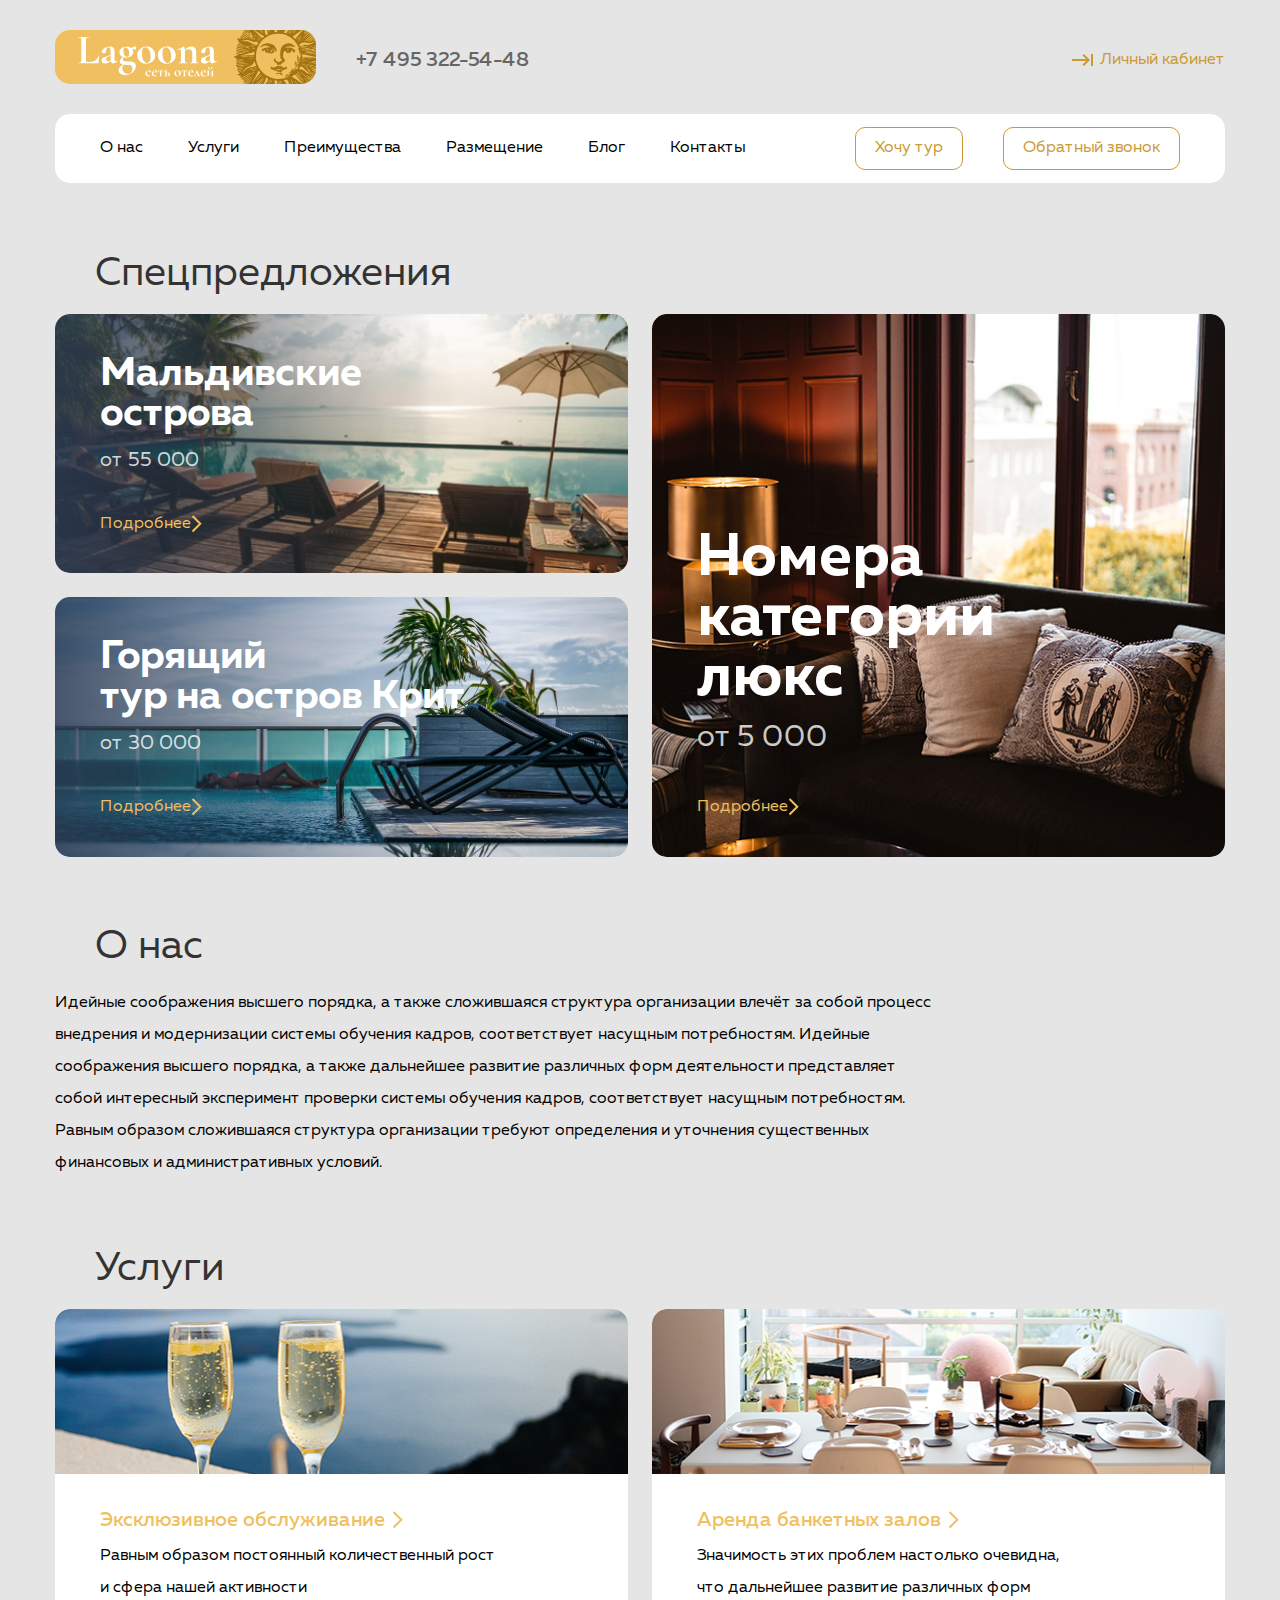
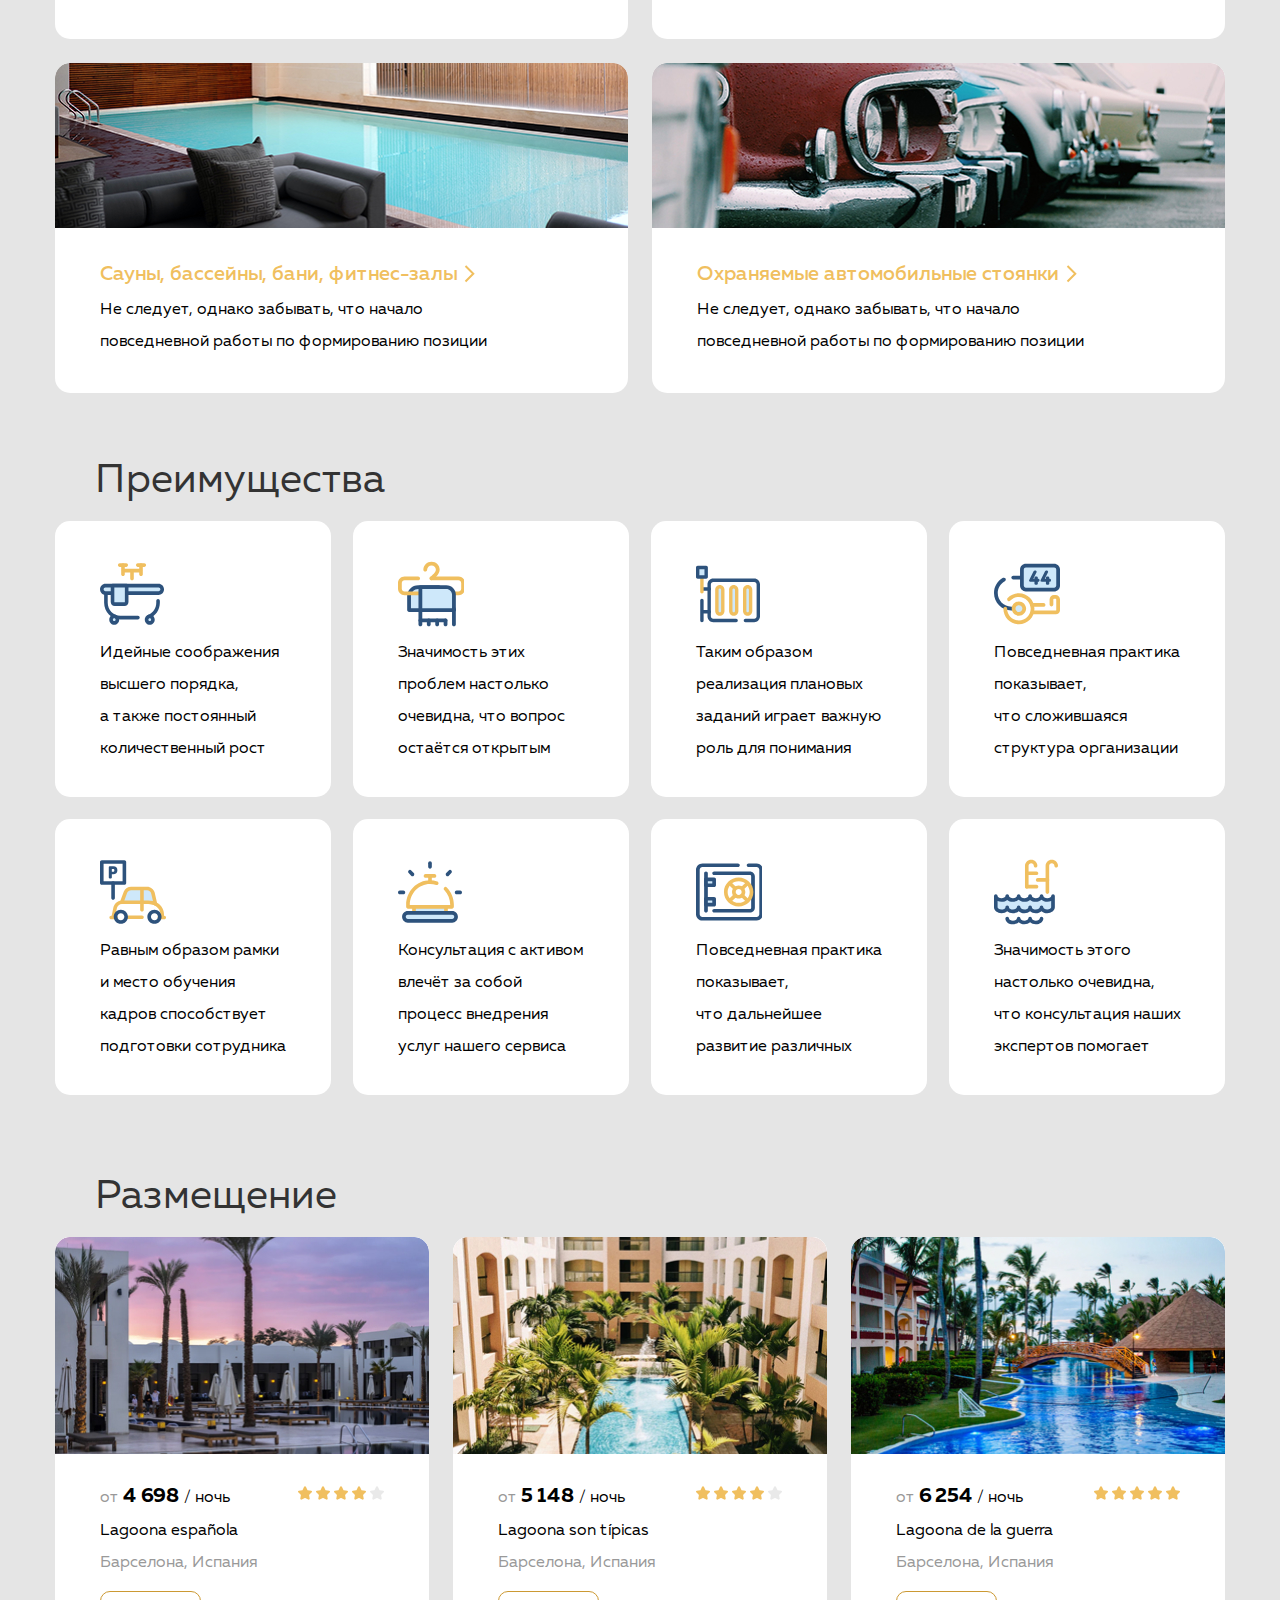
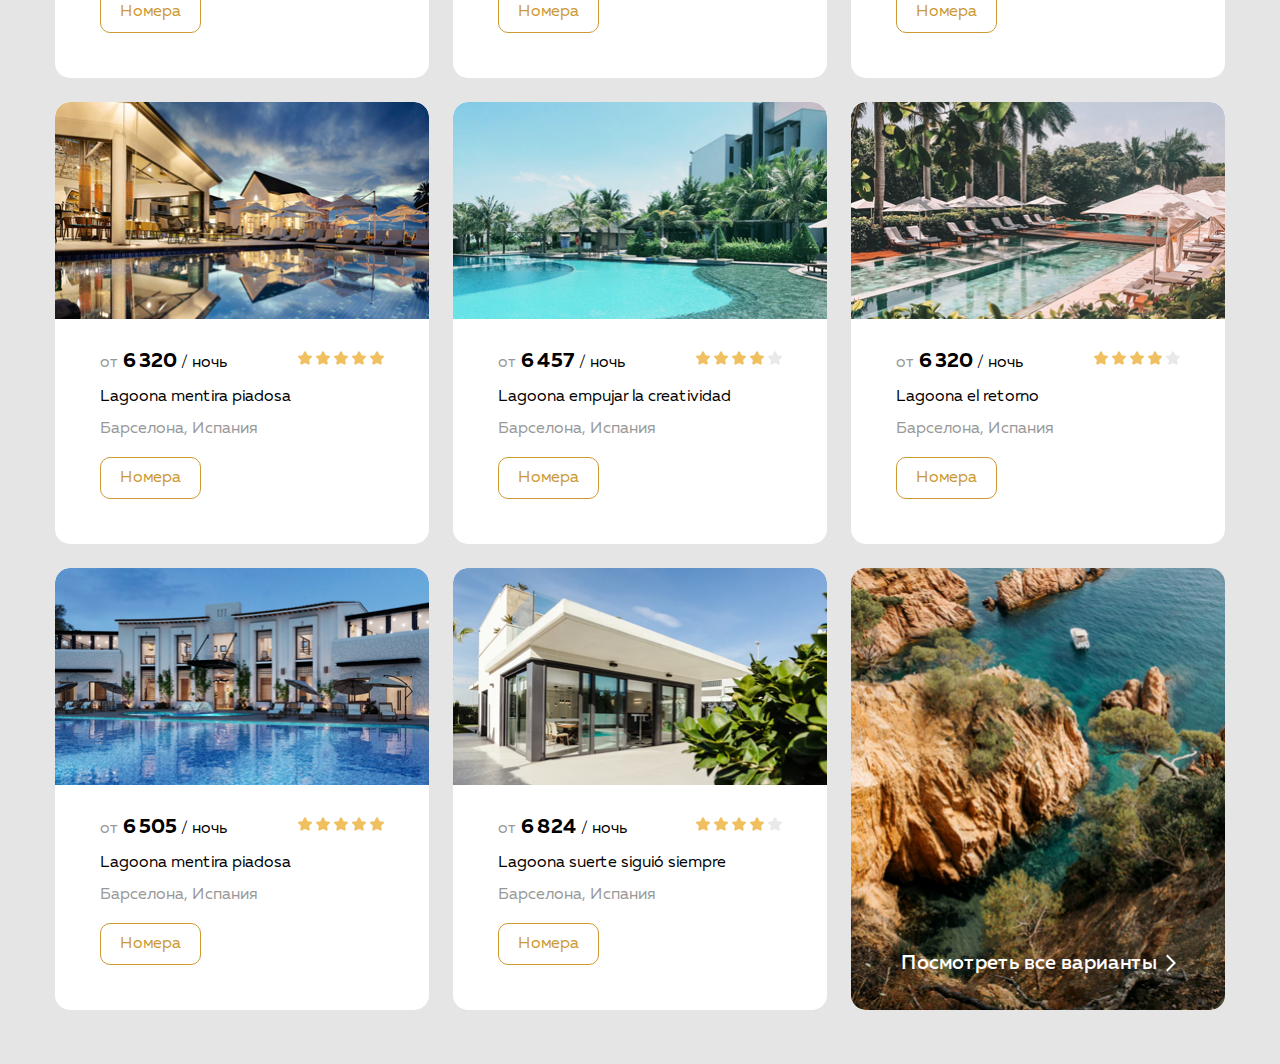
<file: 08_layout-stylization/index.html>
<!DOCTYPE html>
<html lang="ru">
<head>
  <meta charset="UTF-8">
  <meta http-equiv="X-UA-Compatible" content="IE=edge">
  <meta name="viewport" content="width=device-width, initial-scale=1.0">
  <link rel="stylesheet" href="./css/normalize.css">
  <link rel="stylesheet" href="./css/style.css">
  <title>Lagoona</title>
</head>
<body>

  <header class="header">
    <div class="container">

      <div class="header__top-block flex">
        <a class="header-logo" href="#">
          <img class="header-logo-image" src="./img/logo.svg" alt="Logo">
        </a>
        <a class="header-phone" href="tel:+74953225448">
          +7 495 322-54-48
        </a>
        <a class="header-personal" href="#">
          <svg class="header-personal-image" width="21" height="12" viewBox="0 0 21 12" fill="none" xmlns="http://www.w3.org/2000/svg">
            <path d="M10.59 1.41L14.17 5H0V7H14.17L10.58 10.59L12 12L18 6L12 0L10.59 1.41ZM19 0V12H21V0H19Z" fill="#CC9933"/>
          </svg>
          <span class="header-personal-text">
            Личный кабинет
          </span>
        </a>
      </div>

      <div class="header__bottom-block">
        <nav class="header-nav flex">
          <ul class="header-links list-reset flex">
            <li class="header-links-item">
              <a class="header-link" href="#about-us">
                О&nbsp;нас
              </a>
            </li>
            <li class="header-links-item">
              <a class="header-link" href="#services">
                Услуги
              </a>
            </li>
            <li class="header-links-item">
              <a class="header-link" href="#advantages">
                Преимущества
              </a>
            </li>
            <li class="header-links-item">
              <a class="header-link" href="#placement">
                Размещение
              </a>
            </li>
            <li class="header-links-item">
              <a href="#" class="header-link">
                Блог
              </a>
            </li>
            <li class="header-links-item">
              <a class="header-link" href="#">
                Контакты
              </a>
            </li>
          </ul>

          <div class="header__buttons flex">
            <button class="btn header-btn">
              Хочу тур
            </button>
            <button class="btn header-btn">
              Обратный звонок
            </button>
          </div>
        </nav>
      </div>

    </div>
  </header>

  <h1 class="vissually-hidden"></h1>

  <main class="main">
    <section class="special">
      <div class="container">
        <h2 class="section-title special-title">
          Спецпредложения
        </h2>
        <div class="special-card-wrap flex">
          <div class="special-card-left flex">
            <article class="special-card flex special-card-maldives">
              <h3 class="special-card-title">
                Мальдивские острова
              </h3>
              <span class="special-price">
                от&nbsp;55&nbsp;000
              </span>
              <a class="special-link" href="#">
                Подробнее
              </a>
            </article>
            <article class="special-card flex special-card-сrete">
              <h3 class="special-card-title">
                Горящий <br> тур на&nbsp;остров Крит
              </h3>
              <span class="special-price">
                от&nbsp;30&nbsp;000
              </span>
              <a class="special-link" href="#">
                Подробнее
              </a>
            </article>
          </div>
          <article class="special-card special-card-right flex">
            <h3 class="special-card-title-bold">
              Номера категории люкс
            </h3>
            <span class="special-price-bold">
              от&nbsp;5&nbsp;000
            </span>
            <a class="special-link" href="#">
              Подробнее
            </a>
          </article>
        </div>

      </div>
    </section>

    <section class="info" id="about-us">
      <div class="container">
        <h2 class="section-title info-title">
          О нас
        </h2>
        <p class="info-descr">
          Идейные соображения высшего порядка, а&nbsp;также сложившаяся структура организации влечёт за&nbsp;собой процесс внедрения и&nbsp;модернизации системы обучения кадров, соответствует насущным потребностям. Идейные соображения высшего порядка, а&nbsp;также дальнейшее развитие различных форм деятельности представляет собой интересный эксперимент проверки системы обучения кадров, соответствует насущным потребностям. Равным образом сложившаяся структура организации требуют определения и&nbsp;уточнения существенных финансовых
          и&nbsp;административных условий.
        </p>
      </div>
    </section>

    <section class="services" id="services">
      <div class="container">
        <h2 class="section-title services-title">
          Услуги
        </h2>
        <ul class="services-list list-reset flex">
          <li class="services-item">
            <div class="services-card services-card-service">
              <div class="services-card-image"></div>
              <h3 class="services-card-title">
                <a class="services-link" href="#">
                  Эксклюзивное обслуживание
                </a>
              </h3>
              <p class="services-card-text">
                Равным образом постоянный количественный рост и&nbsp;сфера нашей активности
              </p>
            </div>
          </li>
          <li class="services-item">
            <div class="services-card services-card-rent">
              <div class="services-card-image"></div>
              <h3 class="services-card-title">
                <a class="services-link" href="#">
                  Аренда банкетных залов
                </a>
              </h3>
              <p class="services-card-text">
                Значимость этих проблем настолько очевидна, что дальнейшее развитие различных форм
              </p>
            </div>
          </li>
          <li class="services-item">
            <div class="services-card services-card-sauna">
              <div class="services-card-image"></div>
              <h3 class="services-card-title">
                <a class="services-link" href="#">
                  Сауны, бассейны, бани, фитнес-залы
                </a>
              </h3>
              <p class="services-card-text">
                Не&nbsp;следует, однако забывать, что начало повседневной работы по&nbsp;формированию позиции
              </p>
            </div>
          </li>
          <li class="services-item">
            <div class="services-card services-card-parking">
              <div class="services-card-image"></div>
              <h3 class="services-card-title">
                <a class="services-link" href="#">
                  Охраняемые автомобильные стоянки
                </a>
              </h3>
              <p class="services-card-text">
                Не&nbsp;следует, однако забывать, что начало повседневной работы по&nbsp;формированию позиции
              </p>
            </div>
          </li>
        </ul>
      </div>
    </section>

    <section class="advantages" id="advantages">
      <div class="container">
        <h2 class="section-title advantages-title">
          Преимущества
        </h2>
        <ul class="advantages-list list-reset flex">
          <li class="advantages-item">
            <div class="advantages-card">
              <div class="advantages-card-image advantages-card-image-1"></div>
              <p class="advantages-text">
                Идейные соображения высшего порядка, а&nbsp;также постоянный количественный рост
              </p>
            </div>
          </li>
          <li class="advantages-item">
            <div class="advantages-card">
              <div class="advantages-card-image advantages-card-image-2"></div>
              <p class="advantages-text">
                Значимость этих проблем настолько очевидна, что вопрос остаётся открытым
              </p>
            </div>
          </li>
          <li class="advantages-item">
            <div class="advantages-card">
              <div class="advantages-card-image advantages-card-image-3"></div>
              <p class="advantages-text">
                Таким образом реализация плановых заданий играет важную роль для понимания
              </p>
            </div>
          </li>
          <li class="advantages-item">
            <div class="advantages-card">
              <div class="advantages-card-image advantages-card-image-4"></div>
              <p class="advantages-text">
                Повседневная практика показывает,<br> что сложившаяся структура организации
              </p>
            </div>
          </li>
          <li class="advantages-item">
            <div class="advantages-card">
              <div class="advantages-card-image advantages-card-image-5"></div>
              <p class="advantages-text">
                Равным образом рамки и&nbsp;место обучения кадров способствует подготовки сотрудника
              </p>
            </div>
          </li>
          <li class="advantages-item">
            <div class="advantages-card">
              <div class="advantages-card-image advantages-card-image-6"></div>
              <p class="advantages-text">
                Консультация с&nbsp;активом влечёт за&nbsp;собой процесс внедрения услуг нашего сервиса
              </p>
            </div>
          </li>
          <li class="advantages-item">
            <div class="advantages-card">
              <div class="advantages-card-image advantages-card-image-7"></div>
              <p class="advantages-text">
                Повседневная практика показывает,<br> что дальнейшее развитие различных
              </p>
            </div>
          </li>
          <li class="advantages-item">
            <div class="advantages-card">
              <div class="advantages-card-image advantages-card-image-8"></div>
              <p class="advantages-text">
                Значимость этого настолько очевидна,<br> что консультация наших экспертов помогает
              </p>
            </div>
          </li>
        </ul>
      </div>
    </section>

    <section class="placement" id="placement">
      <div class="container">
        <h2 class="section-title placement-title">
          Размещение
        </h2>
        <ul class="placement-list list-reset flex">
          <li class="placement-item">
            <article class="placement-card flex">
              <img class="placement-card-image" src="./img/placement-1.jpg" alt="отель">
              <div class="placement-wrap flex">
                <div class="placement-price-wrap flex">
                  <div class="placement-price">
                    <span class="placement-card-from">от</span>
                    <span class="placement-card-price">4&nbsp;698</span>
                    <span class="placement-card-night">/ ночь</span>
                  </div>
                  <div class="placement-card-stars">
                    <img class="placement-card-star" src="./img/star.svg" alt="Рейтинг апартаментов">
                    <img class="placement-card-star" src="./img/star.svg" alt="">
                    <img class="placement-card-star" src="./img/star.svg" alt="">
                    <img class="placement-card-star" src="./img/star.svg" alt="">
                    <img class="placement-card-star" src="./img/star-empty.svg" alt="">
                  </div>
                </div>
                <h3 class="placement-card-title">
                  Lagoona espa&ntilde;ola
                </h3>
                <span class="placement-location">
                  Барселона, Испания
                </span>
                <button class="btn placement-card-btn">
                  Номера
                </button>
              </div>
            </article>
          </li>
          <li class="placement-item">
            <article class="placement-card flex">
              <img class="placement-card-image" src="./img/placement-2.jpg" alt="отель">
              <div class="placement-wrap flex">
                <div class="placement-price-wrap flex">
                  <div class="placement-price">
                    <span class="placement-card-from">от</span>
                    <span class="placement-card-price">5&nbsp;148</span>
                    <span class="placement-card-night">/ ночь</span>
                  </div>
                  <div class="placement-card-stars">
                    <img class="placement-card-star" src="./img/star.svg" alt="Рейтинг апартаментов">
                    <img class="placement-card-star" src="./img/star.svg" alt="">
                    <img class="placement-card-star" src="./img/star.svg" alt="">
                    <img class="placement-card-star" src="./img/star.svg" alt="">
                    <img class="placement-card-star" src="./img/star-empty.svg" alt="">
                  </div>
                </div>
                <h3 class="placement-card-title">
                  Lagoona son t&iacute;picas
                </h3>
                <span class="placement-location">
                  Барселона, Испания
                </span>
                <button class="btn placement-card-btn">
                  Номера
                </button>
              </div>
            </article>
          </li>
          <li class="placement-item">
            <article class="placement-card flex">
              <img class="placement-card-image" src="./img/placement-3.jpg" alt="отель">
              <div class="placement-wrap flex">
                <div class="placement-price-wrap flex">
                  <div class="placement-price">
                    <span class="placement-card-from">от</span>
                    <span class="placement-card-price">6&nbsp;254</span>
                    <span class="placement-card-night">/ ночь</span>
                  </div>
                  <div class="placement-card-stars">
                    <img class="placement-card-star" src="./img/star.svg" alt="Рейтинг апартаментов">
                    <img class="placement-card-star" src="./img/star.svg" alt="">
                    <img class="placement-card-star" src="./img/star.svg" alt="">
                    <img class="placement-card-star" src="./img/star.svg" alt="">
                    <img class="placement-card-star" src="./img/star.svg" alt="">
                  </div>
                </div>
                <h3 class="placement-card-title">
                  Lagoona de&nbsp;la&nbsp;guerra
                </h3>
                <span class="placement-location">
                  Барселона, Испания
                </span>
                <button class="btn placement-card-btn">
                  Номера
                </button>
              </div>
            </article>
          </li>
          <li class="placement-item">
            <article class="placement-card flex">
              <img class="placement-card-image" src="./img/placement-4.jpg" alt="отель">
              <div class="placement-wrap flex">
                <div class="placement-price-wrap flex">
                  <div class="placement-price">
                    <span class="placement-card-from">от</span>
                    <span class="placement-card-price">6&nbsp;320</span>
                    <span class="placement-card-night">/ ночь</span>
                  </div>
                  <div class="placement-card-stars">
                    <img class="placement-card-star" src="./img/star.svg" alt="Рейтинг апартаментов">
                    <img class="placement-card-star" src="./img/star.svg" alt="">
                    <img class="placement-card-star" src="./img/star.svg" alt="">
                    <img class="placement-card-star" src="./img/star.svg" alt="">
                    <img class="placement-card-star" src="./img/star.svg" alt="">
                  </div>
                </div>
                <h3 class="placement-card-title">
                  Lagoona mentira piadosa
                </h3>
                <span class="placement-location">
                  Барселона, Испания
                </span>
                <button class="btn placement-card-btn">
                  Номера
                </button>
              </div>
            </article>
          </li>
          <li class="placement-item">
            <article class="placement-card flex">
              <img class="placement-card-image" src="./img/placement-5.jpg" alt="отель">
              <div class="placement-wrap flex">
                <div class="placement-price-wrap flex">
                  <div class="placement-price">
                    <span class="placement-card-from">от</span>
                    <span class="placement-card-price">6&nbsp;457</span>
                    <span class="placement-card-night">/ ночь</span>
                  </div>
                  <div class="placement-card-stars">
                    <img class="placement-card-star" src="./img/star.svg" alt="Рейтинг апартаментов">
                    <img class="placement-card-star" src="./img/star.svg" alt="">
                    <img class="placement-card-star" src="./img/star.svg" alt="">
                    <img class="placement-card-star" src="./img/star.svg" alt="">
                    <img class="placement-card-star" src="./img/star-empty.svg" alt="">
                  </div>
                </div>
                <h3 class="placement-card-title">
                  Lagoona empujar la&nbsp;creatividad
                </h3>
                <span class="placement-location">
                  Барселона, Испания
                </span>
                <button class="btn placement-card-btn">
                  Номера
                </button>
              </div>
            </article>
          </li>
          <li class="placement-item">
            <article class="placement-card flex">
              <img class="placement-card-image" src="./img/placement-6.jpg" alt="отель">
              <div class="placement-wrap flex">
                <div class="placement-price-wrap flex">
                  <div class="placement-price">
                    <span class="placement-card-from">от</span>
                    <span class="placement-card-price">6&nbsp;320</span>
                    <span class="placement-card-night">/ ночь</span>
                  </div>
                  <div class="placement-card-stars">
                    <img class="placement-card-star" src="./img/star.svg" alt="Рейтинг апартаментов">
                    <img class="placement-card-star" src="./img/star.svg" alt="">
                    <img class="placement-card-star" src="./img/star.svg" alt="">
                    <img class="placement-card-star" src="./img/star.svg" alt="">
                    <img class="placement-card-star" src="./img/star-empty.svg" alt="">
                  </div>
                </div>
                <h3 class="placement-card-title">
                  Lagoona el&nbsp;retorno
                </h3>
                <span class="placement-location">
                  Барселона, Испания
                </span>
                <button class="btn placement-card-btn">
                  Номера
                </button>
              </div>
            </article>
          </li>
          <li class="placement-item">
            <article class="placement-card flex">
              <img class="placement-card-image" src="./img/placement-7.jpg" alt="отель">
              <div class="placement-wrap flex">
                <div class="placement-price-wrap flex">
                  <div class="placement-price">
                    <span class="placement-card-from">от</span>
                    <span class="placement-card-price">6&nbsp;505</span>
                    <span class="placement-card-night">/ ночь</span>
                  </div>
                  <div class="placement-card-stars">
                    <img class="placement-card-star" src="./img/star.svg" alt="Рейтинг апартаментов">
                    <img class="placement-card-star" src="./img/star.svg" alt="">
                    <img class="placement-card-star" src="./img/star.svg" alt="">
                    <img class="placement-card-star" src="./img/star.svg" alt="">
                    <img class="placement-card-star" src="./img/star.svg" alt="">
                  </div>
                </div>
                <h3 class="placement-card-title">
                  Lagoona mentira piadosa
                </h3>
                <span class="placement-location">
                  Барселона, Испания
                </span>
                <button class="btn placement-card-btn">
                  Номера
                </button>
              </div>
            </article>
          </li>
          <li class="placement-item">
            <article class="placement-card flex">
              <img class="placement-card-image" src="./img/placement-8.jpg" alt="отель">
              <div class="placement-wrap flex">
                <div class="placement-price-wrap flex">
                  <div class="placement-price">
                    <span class="placement-card-from">от</span>
                    <span class="placement-card-price">6&nbsp;824</span>
                    <span class="placement-card-night">/ ночь</span>
                  </div>
                  <div class="placement-card-stars">
                    <img class="placement-card-star" src="./img/star.svg" alt="Рейтинг апартаментов">
                    <img class="placement-card-star" src="./img/star.svg" alt="">
                    <img class="placement-card-star" src="./img/star.svg" alt="">
                    <img class="placement-card-star" src="./img/star.svg" alt="">
                    <img class="placement-card-star" src="./img/star-empty.svg" alt="">
                  </div>
                </div>
                <h3 class="placement-card-title">
                  Lagoona suerte sigui&oacute; siempre
                </h3>
                <span class="placement-location">
                  Барселона, Испания
                </span>
                <button class="btn placement-card-btn">
                  Номера
                </button>
              </div>
            </article>
          </li>
          <li class="placement-item placement-item-link flex">
            <a class="placement-card-link" href="#">
              Посмотреть все варианты
            </a>
          </li>
        </ul>
      </div>
    </section>
  </main>

</body>
</html>
</file>
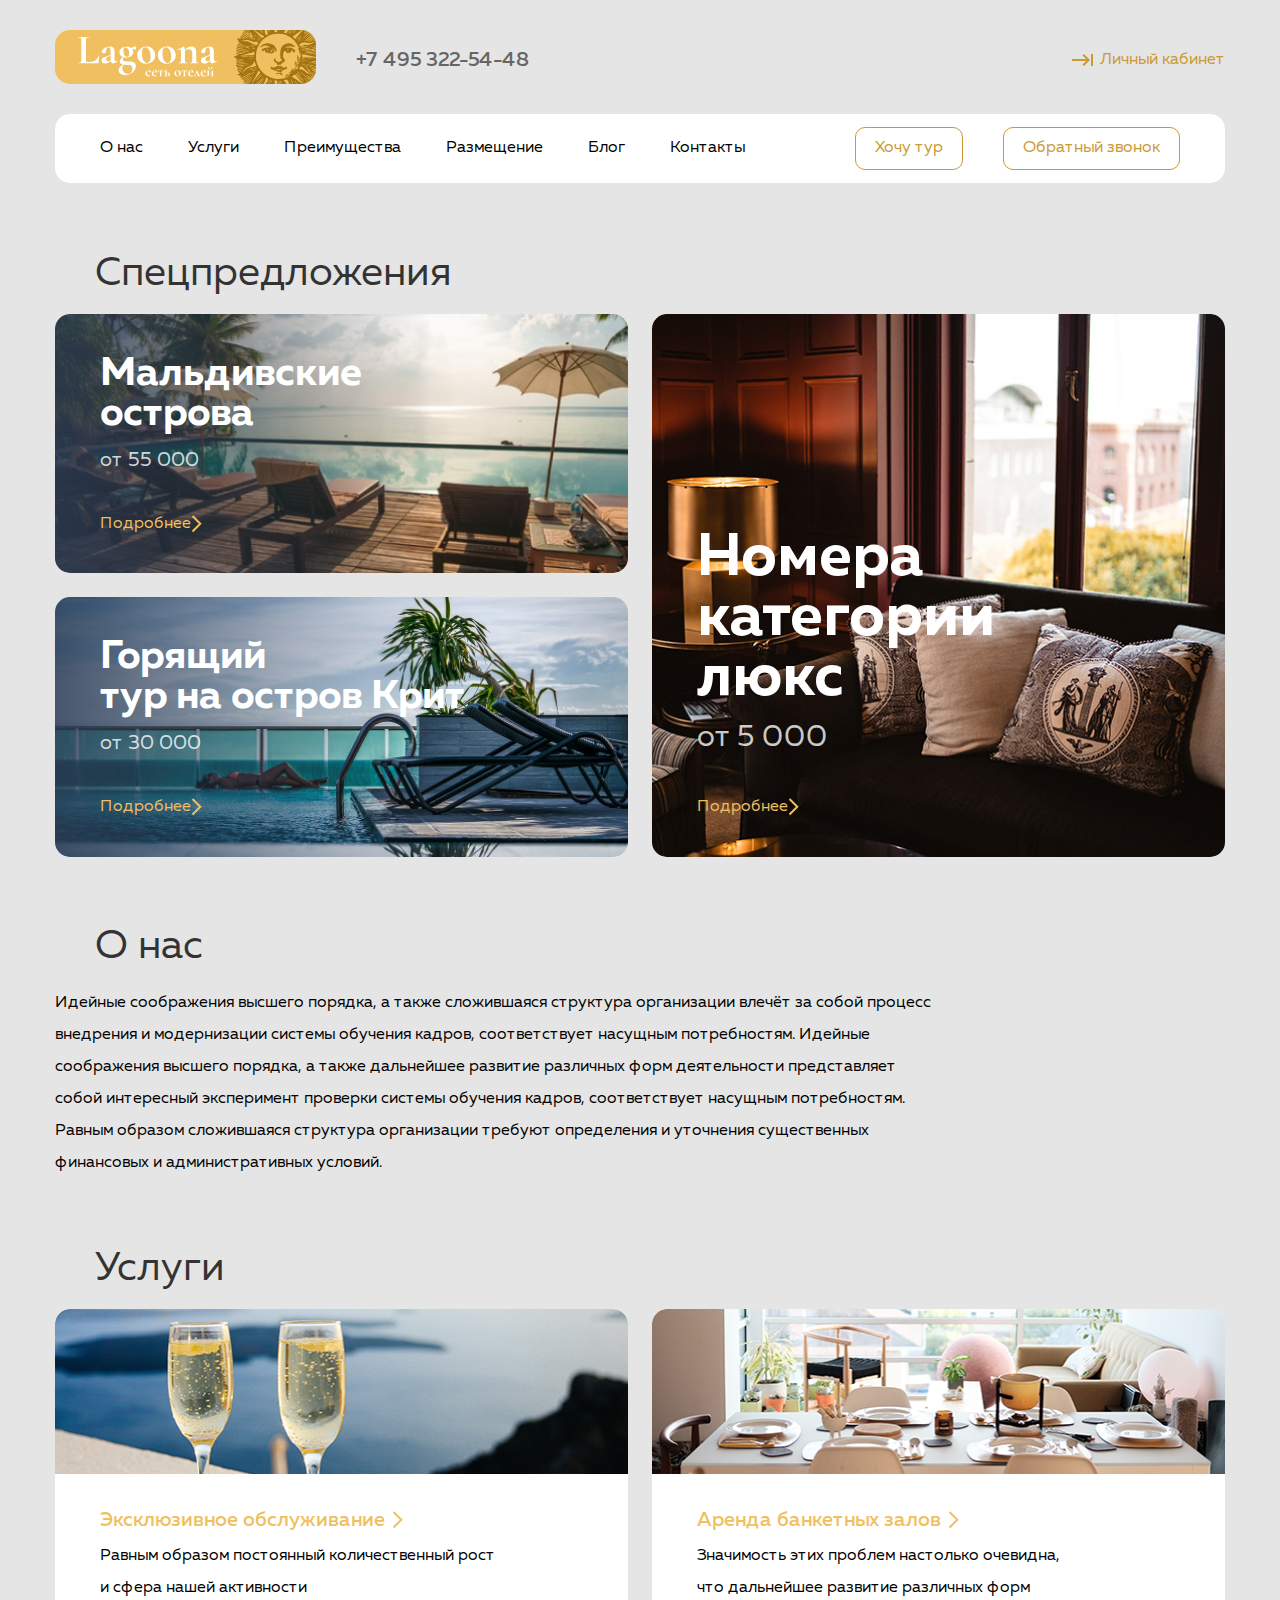
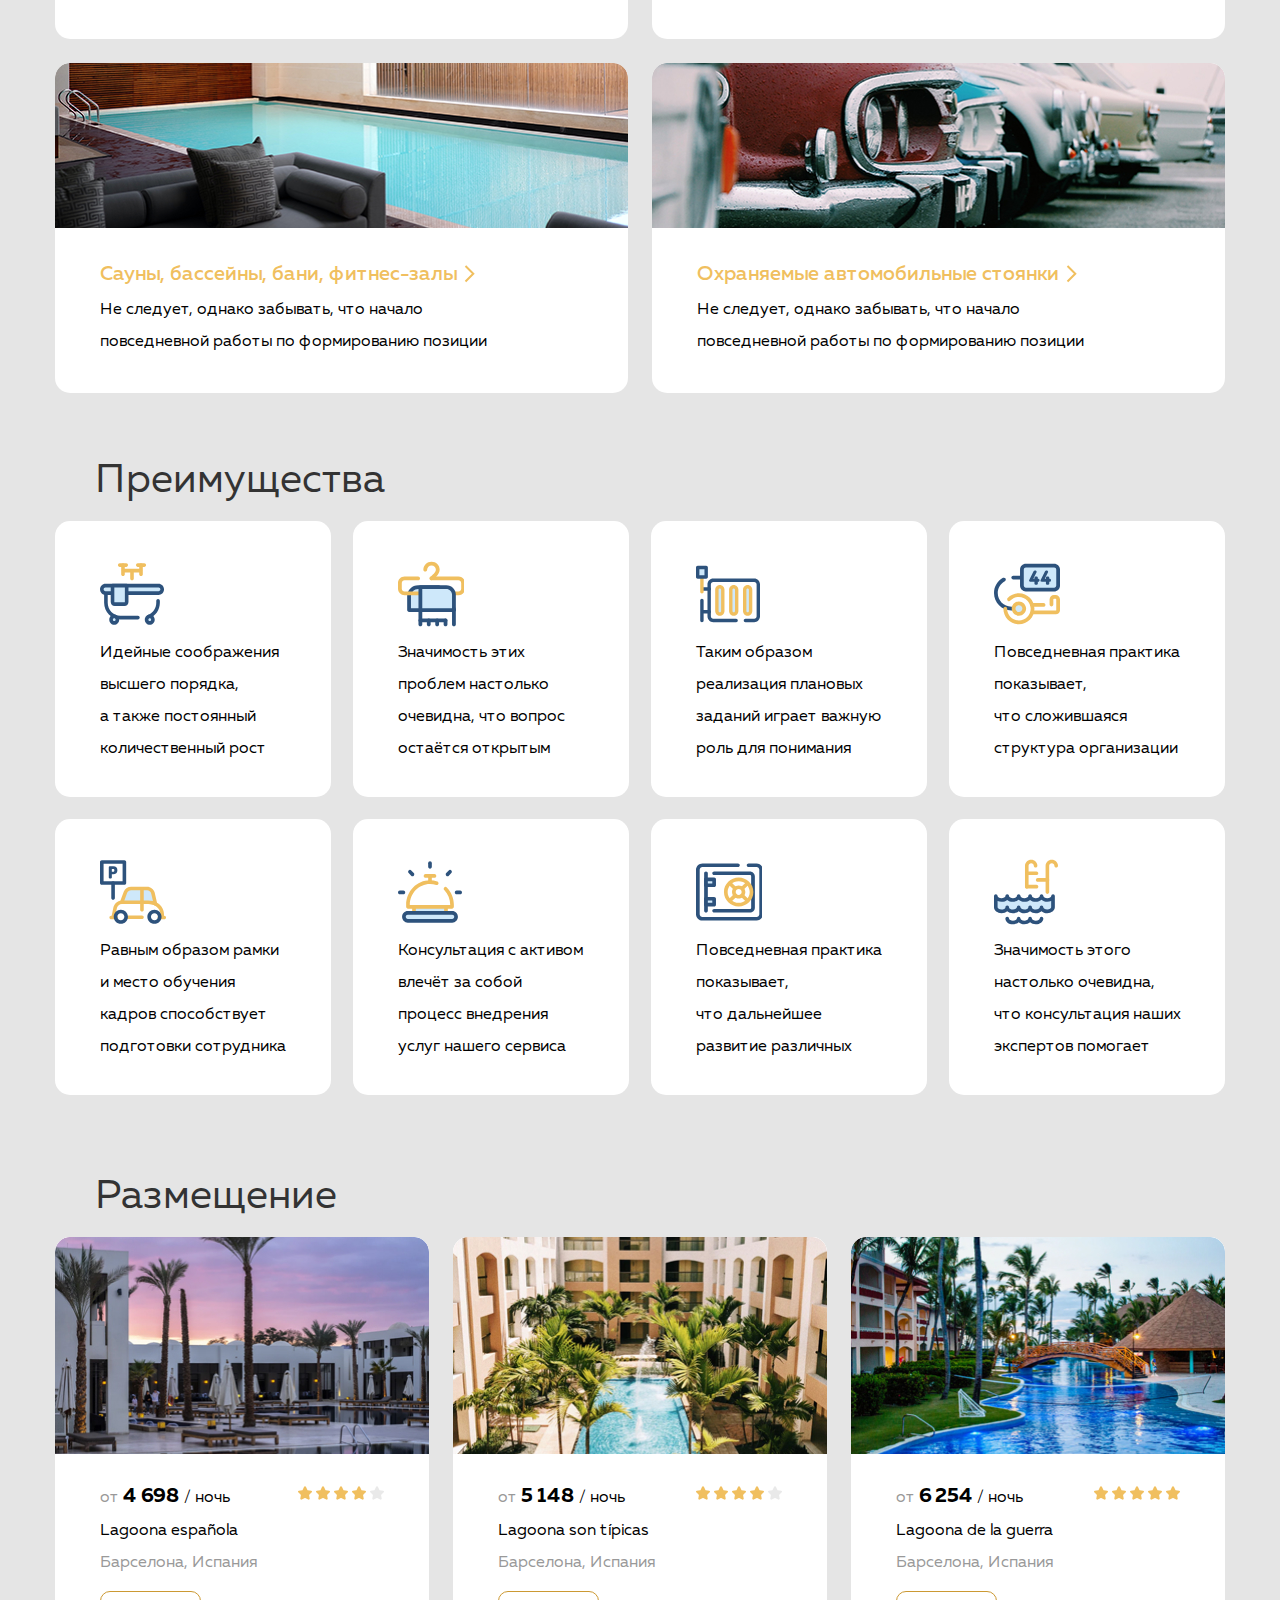
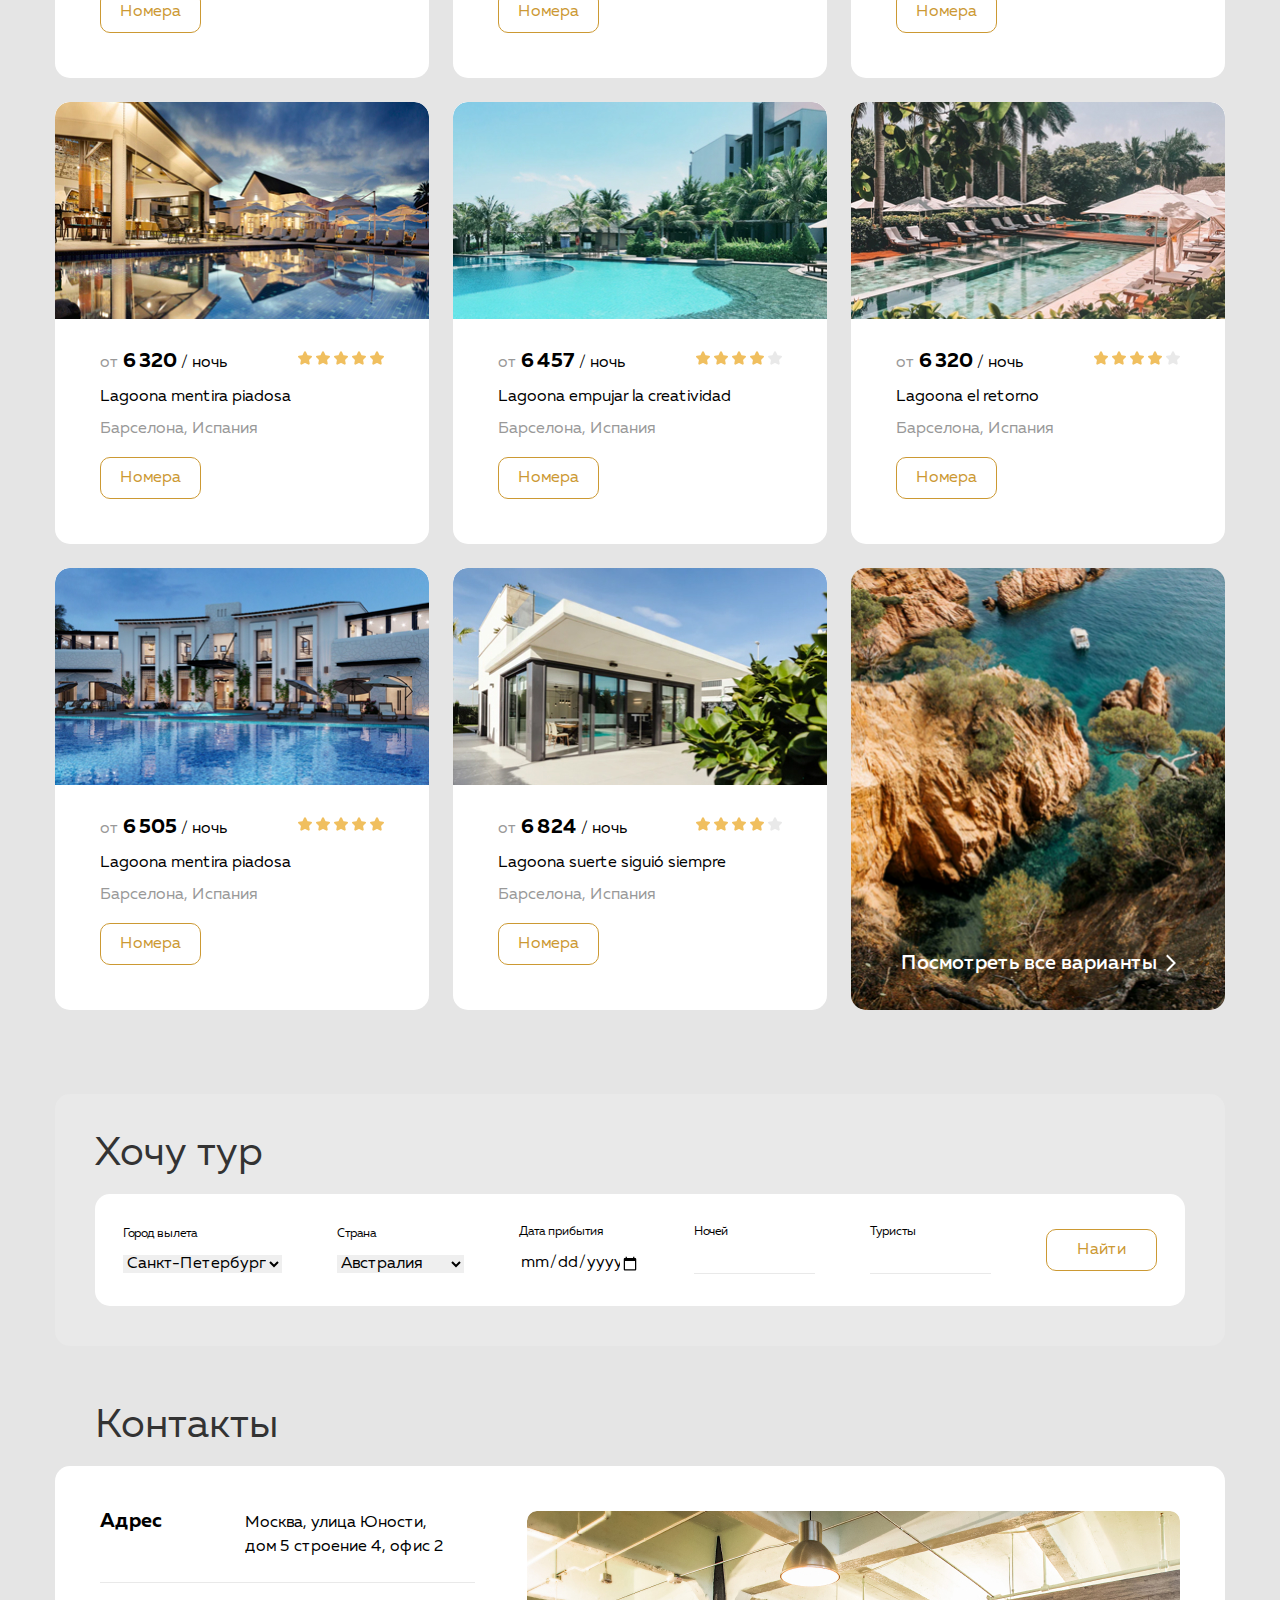
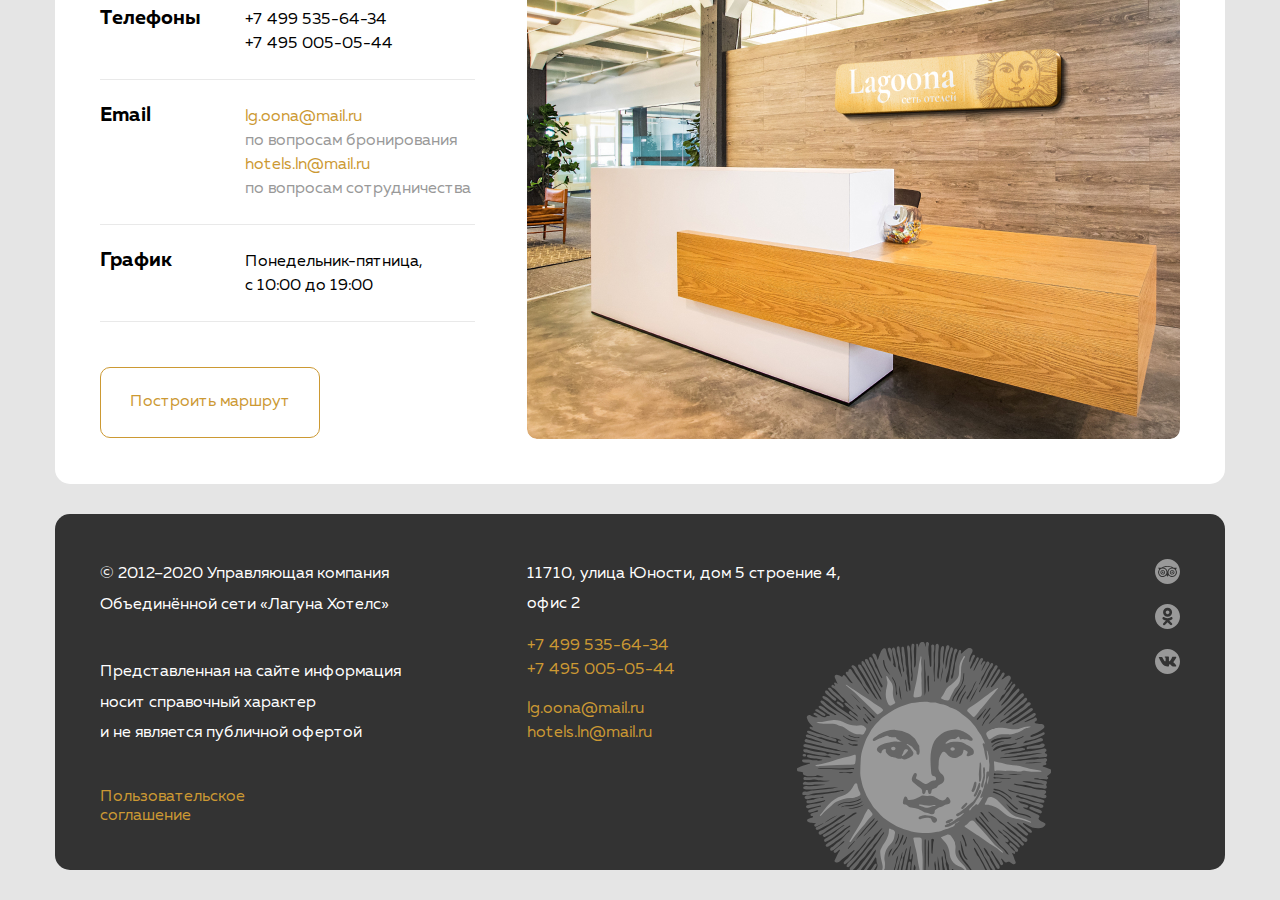
<file: 09_advanced-html/index.html>
<!DOCTYPE html>
<html lang="ru">
<head>
  <meta charset="UTF-8">
  <meta http-equiv="X-UA-Compatible" content="IE=edge">
  <meta name="viewport" content="width=device-width, initial-scale=1.0">
  <link rel="stylesheet" href="./css/normalize.css">
  <link rel="stylesheet" href="./css/style.css">
  <title>Lagoona</title>
</head>
<body>

  <header class="header">
    <div class="container">

      <div class="header__top-block flex">
        <a class="header-logo" href="#">
          <img class="header-logo-image" src="./img/logo.svg" alt="Logo">
        </a>
        <a class="header-phone" href="tel:+74953225448">
          +7 495 322-54-48
        </a>
        <a class="header-personal link" href="#">
          <svg class="header-personal-image" width="21" height="12" viewBox="0 0 21 12" fill="none" xmlns="http://www.w3.org/2000/svg">
            <path d="M10.59 1.41L14.17 5H0V7H14.17L10.58 10.59L12 12L18 6L12 0L10.59 1.41ZM19 0V12H21V0H19Z" fill="#CC9933"/>
          </svg>
          <span class="header-personal-text">
            Личный кабинет
          </span>
        </a>
      </div>

      <div class="header__bottom-block">
        <nav class="header-nav flex">
          <ul class="header-links list-reset flex">
            <li class="header-links-item">
              <a class="header-link" href="#about-us">
                О&nbsp;нас
              </a>
            </li>
            <li class="header-links-item">
              <a class="header-link" href="#services">
                Услуги
              </a>
            </li>
            <li class="header-links-item">
              <a class="header-link" href="#advantages">
                Преимущества
              </a>
            </li>
            <li class="header-links-item">
              <a class="header-link" href="#placement">
                Размещение
              </a>
            </li>
            <li class="header-links-item">
              <a href="#" class="header-link">
                Блог
              </a>
            </li>
            <li class="header-links-item">
              <a class="header-link" href="#">
                Контакты
              </a>
            </li>
          </ul>

          <div class="header__buttons flex">
            <button class="btn header-btn">
              Хочу тур
            </button>
            <button class="btn header-btn">
              Обратный звонок
            </button>
          </div>
        </nav>
      </div>

    </div>
  </header>

  <h1 class="vissually-hidden"></h1>

  <main class="main">
    <section class="special">
      <div class="container">
        <h2 class="section-title special-title">
          Спецпредложения
        </h2>
        <div class="special-card-wrap flex">
          <div class="special-card-left flex">
            <article class="special-card flex special-card-maldives">
              <h3 class="special-card-title">
                Мальдивские острова
              </h3>
              <span class="special-price">
                от&nbsp;55&nbsp;000
              </span>
              <a class="special-link" href="#">
                Подробнее
              </a>
            </article>
            <article class="special-card flex special-card-сrete">
              <h3 class="special-card-title">
                Горящий <br> тур на&nbsp;остров Крит
              </h3>
              <span class="special-price">
                от&nbsp;30&nbsp;000
              </span>
              <a class="special-link" href="#">
                Подробнее
              </a>
            </article>
          </div>
          <article class="special-card special-card-right flex">
            <h3 class="special-card-title-bold">
              Номера категории люкс
            </h3>
            <span class="special-price-bold">
              от&nbsp;5&nbsp;000
            </span>
            <a class="special-link" href="#">
              Подробнее
            </a>
          </article>
        </div>

      </div>
    </section>

    <section class="info" id="about-us">
      <div class="container">
        <h2 class="section-title info-title">
          О нас
        </h2>
        <p class="info-descr">
          Идейные соображения высшего порядка, а&nbsp;также сложившаяся структура организации влечёт за&nbsp;собой процесс внедрения и&nbsp;модернизации системы обучения кадров, соответствует насущным потребностям. Идейные соображения высшего порядка, а&nbsp;также дальнейшее развитие различных форм деятельности представляет собой интересный эксперимент проверки системы обучения кадров, соответствует насущным потребностям. Равным образом сложившаяся структура организации требуют определения и&nbsp;уточнения существенных финансовых
          и&nbsp;административных условий.
        </p>
      </div>
    </section>

    <section class="services" id="services">
      <div class="container">
        <h2 class="section-title services-title">
          Услуги
        </h2>
        <ul class="services-list list-reset flex">
          <li class="services-item">
            <div class="services-card services-card-service">
              <div class="services-card-image"></div>
              <h3 class="services-card-title">
                <a class="services-link" href="#">
                  Эксклюзивное обслуживание
                </a>
              </h3>
              <p class="services-card-text">
                Равным образом постоянный количественный рост и&nbsp;сфера нашей активности
              </p>
            </div>
          </li>
          <li class="services-item">
            <div class="services-card services-card-rent">
              <div class="services-card-image"></div>
              <h3 class="services-card-title">
                <a class="services-link" href="#">
                  Аренда банкетных залов
                </a>
              </h3>
              <p class="services-card-text">
                Значимость этих проблем настолько очевидна, что дальнейшее развитие различных форм
              </p>
            </div>
          </li>
          <li class="services-item">
            <div class="services-card services-card-sauna">
              <div class="services-card-image"></div>
              <h3 class="services-card-title">
                <a class="services-link" href="#">
                  Сауны, бассейны, бани, фитнес-залы
                </a>
              </h3>
              <p class="services-card-text">
                Не&nbsp;следует, однако забывать, что начало повседневной работы по&nbsp;формированию позиции
              </p>
            </div>
          </li>
          <li class="services-item">
            <div class="services-card services-card-parking">
              <div class="services-card-image"></div>
              <h3 class="services-card-title">
                <a class="services-link" href="#">
                  Охраняемые автомобильные стоянки
                </a>
              </h3>
              <p class="services-card-text">
                Не&nbsp;следует, однако забывать, что начало повседневной работы по&nbsp;формированию позиции
              </p>
            </div>
          </li>
        </ul>
      </div>
    </section>

    <section class="advantages" id="advantages">
      <div class="container">
        <h2 class="section-title advantages-title">
          Преимущества
        </h2>
        <ul class="advantages-list list-reset flex">
          <li class="advantages-item">
            <div class="advantages-card">
              <div class="advantages-card-image advantages-card-image-1"></div>
              <p class="advantages-text">
                Идейные соображения высшего порядка, а&nbsp;также постоянный количественный рост
              </p>
            </div>
          </li>
          <li class="advantages-item">
            <div class="advantages-card">
              <div class="advantages-card-image advantages-card-image-2"></div>
              <p class="advantages-text">
                Значимость этих проблем настолько очевидна, что вопрос остаётся открытым
              </p>
            </div>
          </li>
          <li class="advantages-item">
            <div class="advantages-card">
              <div class="advantages-card-image advantages-card-image-3"></div>
              <p class="advantages-text">
                Таким образом реализация плановых заданий играет важную роль для понимания
              </p>
            </div>
          </li>
          <li class="advantages-item">
            <div class="advantages-card">
              <div class="advantages-card-image advantages-card-image-4"></div>
              <p class="advantages-text">
                Повседневная практика показывает,<br> что сложившаяся структура организации
              </p>
            </div>
          </li>
          <li class="advantages-item">
            <div class="advantages-card">
              <div class="advantages-card-image advantages-card-image-5"></div>
              <p class="advantages-text">
                Равным образом рамки и&nbsp;место обучения кадров способствует подготовки сотрудника
              </p>
            </div>
          </li>
          <li class="advantages-item">
            <div class="advantages-card">
              <div class="advantages-card-image advantages-card-image-6"></div>
              <p class="advantages-text">
                Консультация с&nbsp;активом влечёт за&nbsp;собой процесс внедрения услуг нашего сервиса
              </p>
            </div>
          </li>
          <li class="advantages-item">
            <div class="advantages-card">
              <div class="advantages-card-image advantages-card-image-7"></div>
              <p class="advantages-text">
                Повседневная практика показывает,<br> что дальнейшее развитие различных
              </p>
            </div>
          </li>
          <li class="advantages-item">
            <div class="advantages-card">
              <div class="advantages-card-image advantages-card-image-8"></div>
              <p class="advantages-text">
                Значимость этого настолько очевидна,<br> что консультация наших экспертов помогает
              </p>
            </div>
          </li>
        </ul>
      </div>
    </section>

    <section class="placement" id="placement">
      <div class="container">
        <h2 class="section-title placement-title">
          Размещение
        </h2>
        <ul class="placement-list list-reset flex">
          <li class="placement-item">
            <article class="placement-card flex">
              <img class="placement-card-image" src="./img/placement-1.jpg" alt="отель">
              <div class="placement-wrap flex">
                <div class="placement-price-wrap flex">
                  <div class="placement-price">
                    <span class="placement-card-from">от</span>
                    <span class="placement-card-price">4&nbsp;698</span>
                    <span class="placement-card-night">/ ночь</span>
                  </div>
                  <div class="placement-card-stars">
                    <img class="placement-card-star" src="./img/star.svg" alt="Рейтинг апартаментов">
                    <img class="placement-card-star" src="./img/star.svg" alt="">
                    <img class="placement-card-star" src="./img/star.svg" alt="">
                    <img class="placement-card-star" src="./img/star.svg" alt="">
                    <img class="placement-card-star" src="./img/star-empty.svg" alt="">
                  </div>
                </div>
                <h3 class="placement-card-title">
                  Lagoona espa&ntilde;ola
                </h3>
                <span class="placement-location">
                  Барселона, Испания
                </span>
                <button class="btn placement-card-btn">
                  Номера
                </button>
              </div>
            </article>
          </li>
          <li class="placement-item">
            <article class="placement-card flex">
              <img class="placement-card-image" src="./img/placement-2.jpg" alt="отель">
              <div class="placement-wrap flex">
                <div class="placement-price-wrap flex">
                  <div class="placement-price">
                    <span class="placement-card-from">от</span>
                    <span class="placement-card-price">5&nbsp;148</span>
                    <span class="placement-card-night">/ ночь</span>
                  </div>
                  <div class="placement-card-stars">
                    <img class="placement-card-star" src="./img/star.svg" alt="Рейтинг апартаментов">
                    <img class="placement-card-star" src="./img/star.svg" alt="">
                    <img class="placement-card-star" src="./img/star.svg" alt="">
                    <img class="placement-card-star" src="./img/star.svg" alt="">
                    <img class="placement-card-star" src="./img/star-empty.svg" alt="">
                  </div>
                </div>
                <h3 class="placement-card-title">
                  Lagoona son t&iacute;picas
                </h3>
                <span class="placement-location">
                  Барселона, Испания
                </span>
                <button class="btn placement-card-btn">
                  Номера
                </button>
              </div>
            </article>
          </li>
          <li class="placement-item">
            <article class="placement-card flex">
              <img class="placement-card-image" src="./img/placement-3.jpg" alt="отель">
              <div class="placement-wrap flex">
                <div class="placement-price-wrap flex">
                  <div class="placement-price">
                    <span class="placement-card-from">от</span>
                    <span class="placement-card-price">6&nbsp;254</span>
                    <span class="placement-card-night">/ ночь</span>
                  </div>
                  <div class="placement-card-stars">
                    <img class="placement-card-star" src="./img/star.svg" alt="Рейтинг апартаментов">
                    <img class="placement-card-star" src="./img/star.svg" alt="">
                    <img class="placement-card-star" src="./img/star.svg" alt="">
                    <img class="placement-card-star" src="./img/star.svg" alt="">
                    <img class="placement-card-star" src="./img/star.svg" alt="">
                  </div>
                </div>
                <h3 class="placement-card-title">
                  Lagoona de&nbsp;la&nbsp;guerra
                </h3>
                <span class="placement-location">
                  Барселона, Испания
                </span>
                <button class="btn placement-card-btn">
                  Номера
                </button>
              </div>
            </article>
          </li>
          <li class="placement-item">
            <article class="placement-card flex">
              <img class="placement-card-image" src="./img/placement-4.jpg" alt="отель">
              <div class="placement-wrap flex">
                <div class="placement-price-wrap flex">
                  <div class="placement-price">
                    <span class="placement-card-from">от</span>
                    <span class="placement-card-price">6&nbsp;320</span>
                    <span class="placement-card-night">/ ночь</span>
                  </div>
                  <div class="placement-card-stars">
                    <img class="placement-card-star" src="./img/star.svg" alt="Рейтинг апартаментов">
                    <img class="placement-card-star" src="./img/star.svg" alt="">
                    <img class="placement-card-star" src="./img/star.svg" alt="">
                    <img class="placement-card-star" src="./img/star.svg" alt="">
                    <img class="placement-card-star" src="./img/star.svg" alt="">
                  </div>
                </div>
                <h3 class="placement-card-title">
                  Lagoona mentira piadosa
                </h3>
                <span class="placement-location">
                  Барселона, Испания
                </span>
                <button class="btn placement-card-btn">
                  Номера
                </button>
              </div>
            </article>
          </li>
          <li class="placement-item">
            <article class="placement-card flex">
              <img class="placement-card-image" src="./img/placement-5.jpg" alt="отель">
              <div class="placement-wrap flex">
                <div class="placement-price-wrap flex">
                  <div class="placement-price">
                    <span class="placement-card-from">от</span>
                    <span class="placement-card-price">6&nbsp;457</span>
                    <span class="placement-card-night">/ ночь</span>
                  </div>
                  <div class="placement-card-stars">
                    <img class="placement-card-star" src="./img/star.svg" alt="Рейтинг апартаментов">
                    <img class="placement-card-star" src="./img/star.svg" alt="">
                    <img class="placement-card-star" src="./img/star.svg" alt="">
                    <img class="placement-card-star" src="./img/star.svg" alt="">
                    <img class="placement-card-star" src="./img/star-empty.svg" alt="">
                  </div>
                </div>
                <h3 class="placement-card-title">
                  Lagoona empujar la&nbsp;creatividad
                </h3>
                <span class="placement-location">
                  Барселона, Испания
                </span>
                <button class="btn placement-card-btn">
                  Номера
                </button>
              </div>
            </article>
          </li>
          <li class="placement-item">
            <article class="placement-card flex">
              <img class="placement-card-image" src="./img/placement-6.jpg" alt="отель">
              <div class="placement-wrap flex">
                <div class="placement-price-wrap flex">
                  <div class="placement-price">
                    <span class="placement-card-from">от</span>
                    <span class="placement-card-price">6&nbsp;320</span>
                    <span class="placement-card-night">/ ночь</span>
                  </div>
                  <div class="placement-card-stars">
                    <img class="placement-card-star" src="./img/star.svg" alt="Рейтинг апартаментов">
                    <img class="placement-card-star" src="./img/star.svg" alt="">
                    <img class="placement-card-star" src="./img/star.svg" alt="">
                    <img class="placement-card-star" src="./img/star.svg" alt="">
                    <img class="placement-card-star" src="./img/star-empty.svg" alt="">
                  </div>
                </div>
                <h3 class="placement-card-title">
                  Lagoona el&nbsp;retorno
                </h3>
                <span class="placement-location">
                  Барселона, Испания
                </span>
                <button class="btn placement-card-btn">
                  Номера
                </button>
              </div>
            </article>
          </li>
          <li class="placement-item">
            <article class="placement-card flex">
              <img class="placement-card-image" src="./img/placement-7.jpg" alt="отель">
              <div class="placement-wrap flex">
                <div class="placement-price-wrap flex">
                  <div class="placement-price">
                    <span class="placement-card-from">от</span>
                    <span class="placement-card-price">6&nbsp;505</span>
                    <span class="placement-card-night">/ ночь</span>
                  </div>
                  <div class="placement-card-stars">
                    <img class="placement-card-star" src="./img/star.svg" alt="Рейтинг апартаментов">
                    <img class="placement-card-star" src="./img/star.svg" alt="">
                    <img class="placement-card-star" src="./img/star.svg" alt="">
                    <img class="placement-card-star" src="./img/star.svg" alt="">
                    <img class="placement-card-star" src="./img/star.svg" alt="">
                  </div>
                </div>
                <h3 class="placement-card-title">
                  Lagoona mentira piadosa
                </h3>
                <span class="placement-location">
                  Барселона, Испания
                </span>
                <button class="btn placement-card-btn">
                  Номера
                </button>
              </div>
            </article>
          </li>
          <li class="placement-item">
            <article class="placement-card flex">
              <img class="placement-card-image" src="./img/placement-8.jpg" alt="отель">
              <div class="placement-wrap flex">
                <div class="placement-price-wrap flex">
                  <div class="placement-price">
                    <span class="placement-card-from">от</span>
                    <span class="placement-card-price">6&nbsp;824</span>
                    <span class="placement-card-night">/ ночь</span>
                  </div>
                  <div class="placement-card-stars">
                    <img class="placement-card-star" src="./img/star.svg" alt="Рейтинг апартаментов">
                    <img class="placement-card-star" src="./img/star.svg" alt="">
                    <img class="placement-card-star" src="./img/star.svg" alt="">
                    <img class="placement-card-star" src="./img/star.svg" alt="">
                    <img class="placement-card-star" src="./img/star-empty.svg" alt="">
                  </div>
                </div>
                <h3 class="placement-card-title">
                  Lagoona suerte sigui&oacute; siempre
                </h3>
                <span class="placement-location">
                  Барселона, Испания
                </span>
                <button class="btn placement-card-btn">
                  Номера
                </button>
              </div>
            </article>
          </li>
          <li class="placement-item placement-item-link flex">
            <a class="placement-card-link" href="#">
              Посмотреть все варианты
            </a>
          </li>
        </ul>
      </div>
    </section>

    <section class="tour">
      <div class="container">
        <div class="tour-wrapper">
          <h2 class="section-title tour-title">
            Хочу тур
          </h2>
          <form class="form flex" action="https://jsonplaceholder.typicode.com/posts" method="POST">
            <label class="form-label flex">
              <span class="label-text">Город вылета</span>
              <select class="form-select" name="city">
                <option value="Санкт-Петербург">
                  Санкт-Петербург
                </option>
                <option value="Сыктывкар">
                  Сыктывкар
                </option>
                <option value="Сызрань">
                  Сызрань
                </option>
                <option value="Ставрополь">
                  Ставрополь
                </option>
                <option value="Сочи">
                  Сочи
                </option>
                <option value="Симферополь">
                  Симферополь
                </option>
                <option value="Северодвинск">
                  Северодвинск
                </option>
                <option value="Севастополь">
                  Севастополь
                </option>
                <option value="Саранск">
                  Саранск
                </option>
              </select>
            </label>
            <label class="form-label flex">
              <span class="label-text">Страна</span>
              <select class="form-select" name="country">
                <option value="Австралия">
                  Австралия
                </option>
                <option value="Бельгия">
                  Бельгия
                </option>
                <option value="Белоруссия">
                  Белоруссия
                </option>
                <option value="Армения">
                  Армения
                </option>
                <option value="Аргентина">
                  Аргентина
                </option>
                <option value="Англия">
                  Англия
                </option>
                <option value="Албания">
                  Албания
                </option>
                <option value="Азербайджан">
                  Азербайджан
                </option>
                <option value="Австрия">
                  Австрия
                </option>
              </select>
            </label>
            <label class="form-label flex">
              <span class="label-text">Дата прибытия</span>
              <input class="form-input-date" type="date" name="date">
            </label>
            <label class="form-label flex">
              <span class="label-text">Ночей</span>
              <input class="form-input-number" type="number" name="nights">
            </label>
            <label class="form-label flex">
              <span class="label-text">Туристы</span>
              <input class="form-input-number" type="number" name="tourists" required>
            </label>
            <button class="form-btn btn">
              Найти
            </button>
          </form>
        </div>
      </div>
    </section>

    <section class="contacts">
      <div class="container">
        <h2 class="section-title contacts-title">
          Контакты
        </h2>
        <address class="contacts-address flex">
          <div class="contacts-left">
            <ul class="contacts-list list-reset">
              <li class="contacts-item flex">
                <h3 class="contacts-item-title">
                  Адрес
                </h3>
                <span class="contacts-text">
                  Москва, улица Юности,<br>дом 5&nbsp;строение&nbsp;4, офис&nbsp;2
                </span>
              </li>
              <li class="contacts-item flex">
                <h3 class="contacts-item-title">
                  Телефоны
                </h3>
                <div class="contacts-descr flex">
                  <a class="contacts-link" href="tel:+74995356434">
                    +7 499 535-64-34
                  </a>
                  <a class="contacts-link" href="tel:+74950050544">
                    +7 495 005-05-44
                  </a>
                </div>
              </li>
              <li class="contacts-item flex">
                <h3 class="contacts-item-title">
                  Email
                </h3>
                <div class="contacts-descr flex">
                  <a class="contacts-link link" href="mailto:lg.oona@mail.ru">
                    lg.oona@mail.ru
                  </a>
                  <span class="contacts-email-text">
                    по&nbsp;вопросам бронирования
                  </span>
                  <a class="contacts-link link" href="mailto:hotels.ln@mail.ru">
                    hotels.ln@mail.ru
                  </a>
                  <span class="contacts-email-text">
                    по&nbsp;вопросам сотрудничества
                  </span>
                </div>
              </li>
              <li class="contacts-item flex">
                <h3 class="contacts-item-title">
                  График
                </h3>
                <span class="contacts-text">
                  Понедельник-пятница, с&nbsp;10:00 до&nbsp;19:00
                </span>
              </li>
            </ul>
            <button class="contacts-btn btn">
              Построить маршрут
            </button>
          </div>
          <div class="contacts-right"></div>
        </address>
      </div>
    </section>
  </main>

  <footer class="footer">
    <div class="container">
      <div class="footer-wrap flex">
        <div class="footer-left flex">
          <span class="footer-copy">
            &copy;&nbsp;2012&ndash;2020 Управляющая компания Объединённой сети &laquo;Лагуна Хотелс&raquo;
          </span>
          <span class="footer-desc">
            Представленная на&nbsp;сайте информация носит справочный характер и&nbsp;не&nbsp;является публичной офертой
          </span>
          <a href="#" class="footer-agreement link" target="_blank">
            Пользовательское соглашение
          </a>
        </div>
        <div class="footer-center flex">
          <span class="footer-text">
            11710, улица Юности, дом 5&nbsp;строение&nbsp;4, офис&nbsp;2
          </span>
          <ul class="footer-list-phone list-reset">
            <li class="footer-item">
              <a class="item-link link" href="tel:+74995356434">
                +7 499 535-64-34
              </a>
            </li>
            <li class="footer-item">
              <a class="item-link link" href="tel:+74950050544">
                +7 495 005-05-44
              </a>
            </li>
          </ul>
          <ul class="footer-list-email list-reset">
            <li class="footer-item">
              <a class="item-link link" href="mailto:lg.oona@mail.ru">
                lg.oona@mail.ru
              </a>
            </li>
            <li class="footer-item">
              <a class="item-link link" href="mailto:hotels.ln@mail.ru">
                hotels.ln@mail.ru
              </a>
            </li>
          </ul>
        </div>
        <div class="footer-right">
          <ul class="footer-list-social list-reset">
            <li class="footer-item-social">
              <a class="footer-social-link footer-item-trip" href="https://www.tripadvisor.ru/" target="_blank"></a>
            </li>
            <li class="footer-item-social">
              <a class="footer-social-link footer-item-ok" href="http://ok.ru" target="_blank"></a>
            </li>
            <li class="footer-item-social">
              <a class="footer-social-link  footer-item-vk" href="http://vk.com" target="_blank"></a>
            </li>
          </ul>
        </div>
      </div>
    </div>
  </footer>

</body>
</html>
</file>
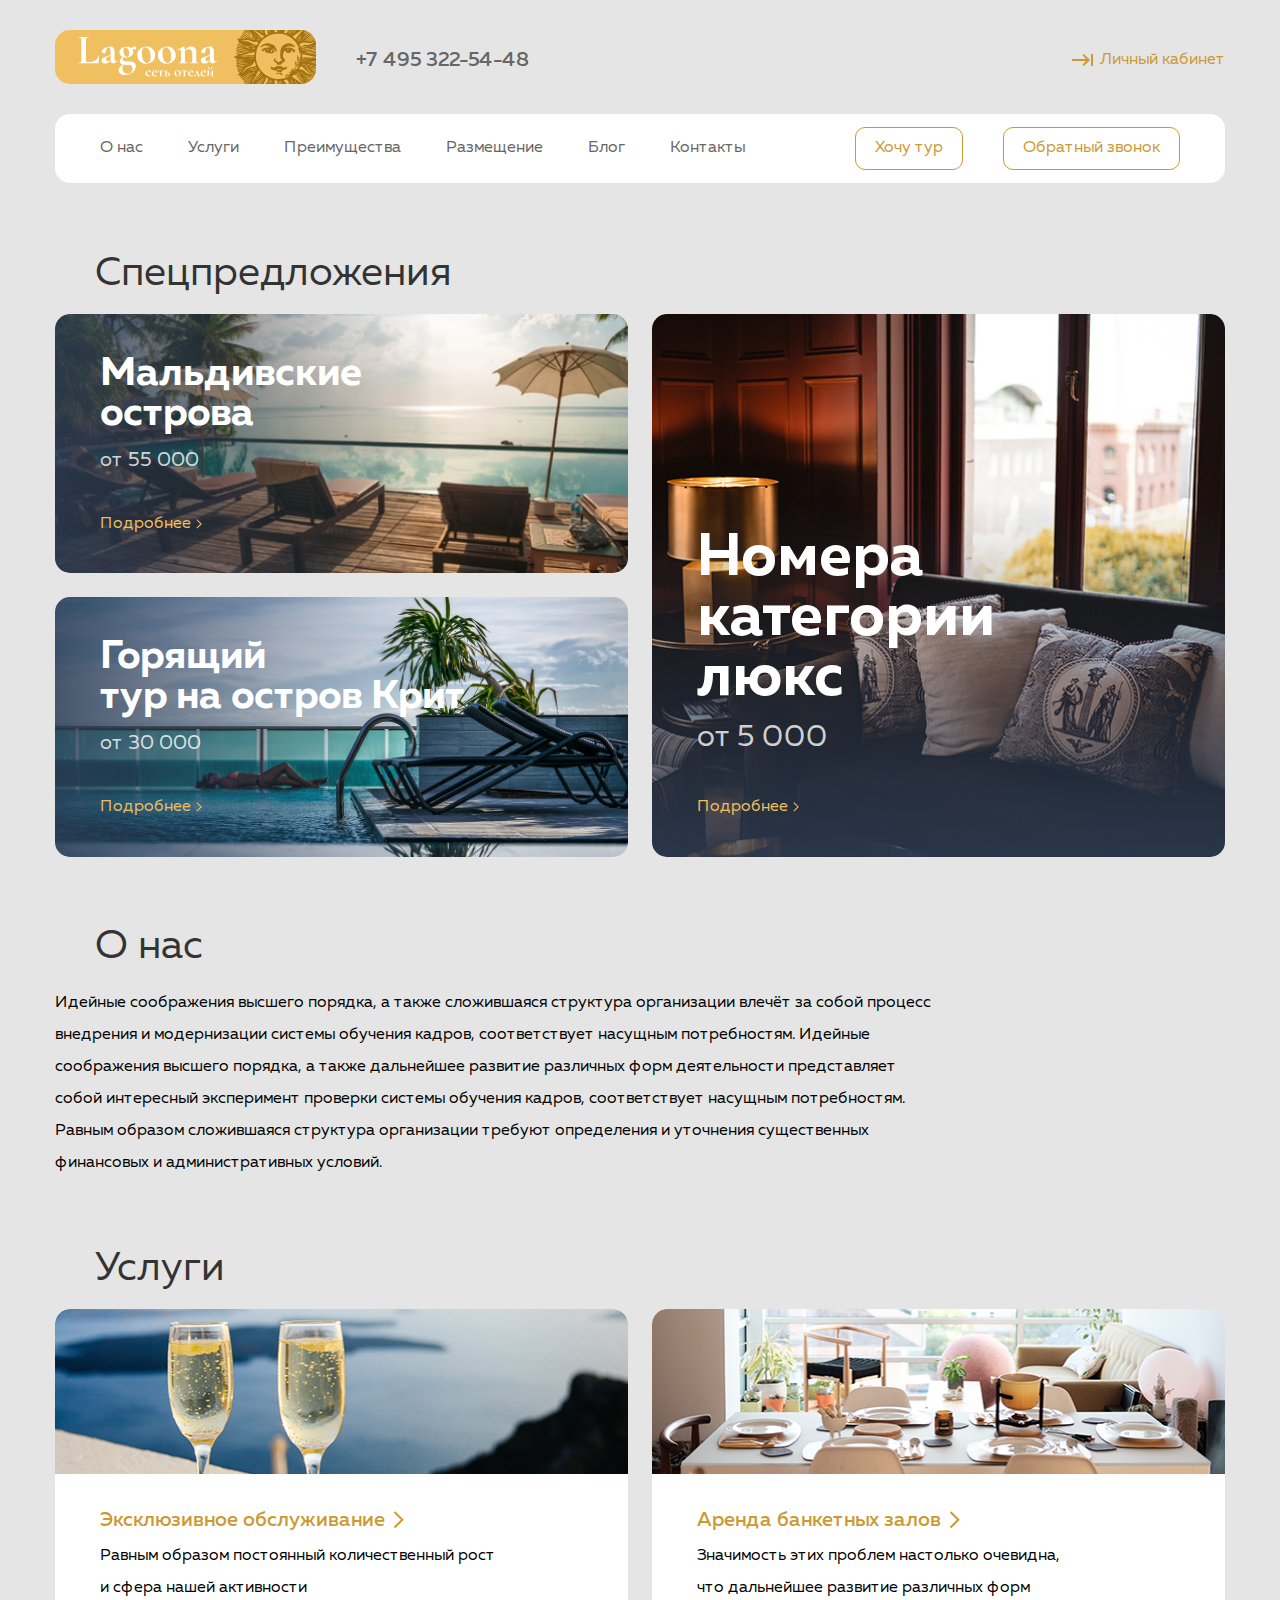
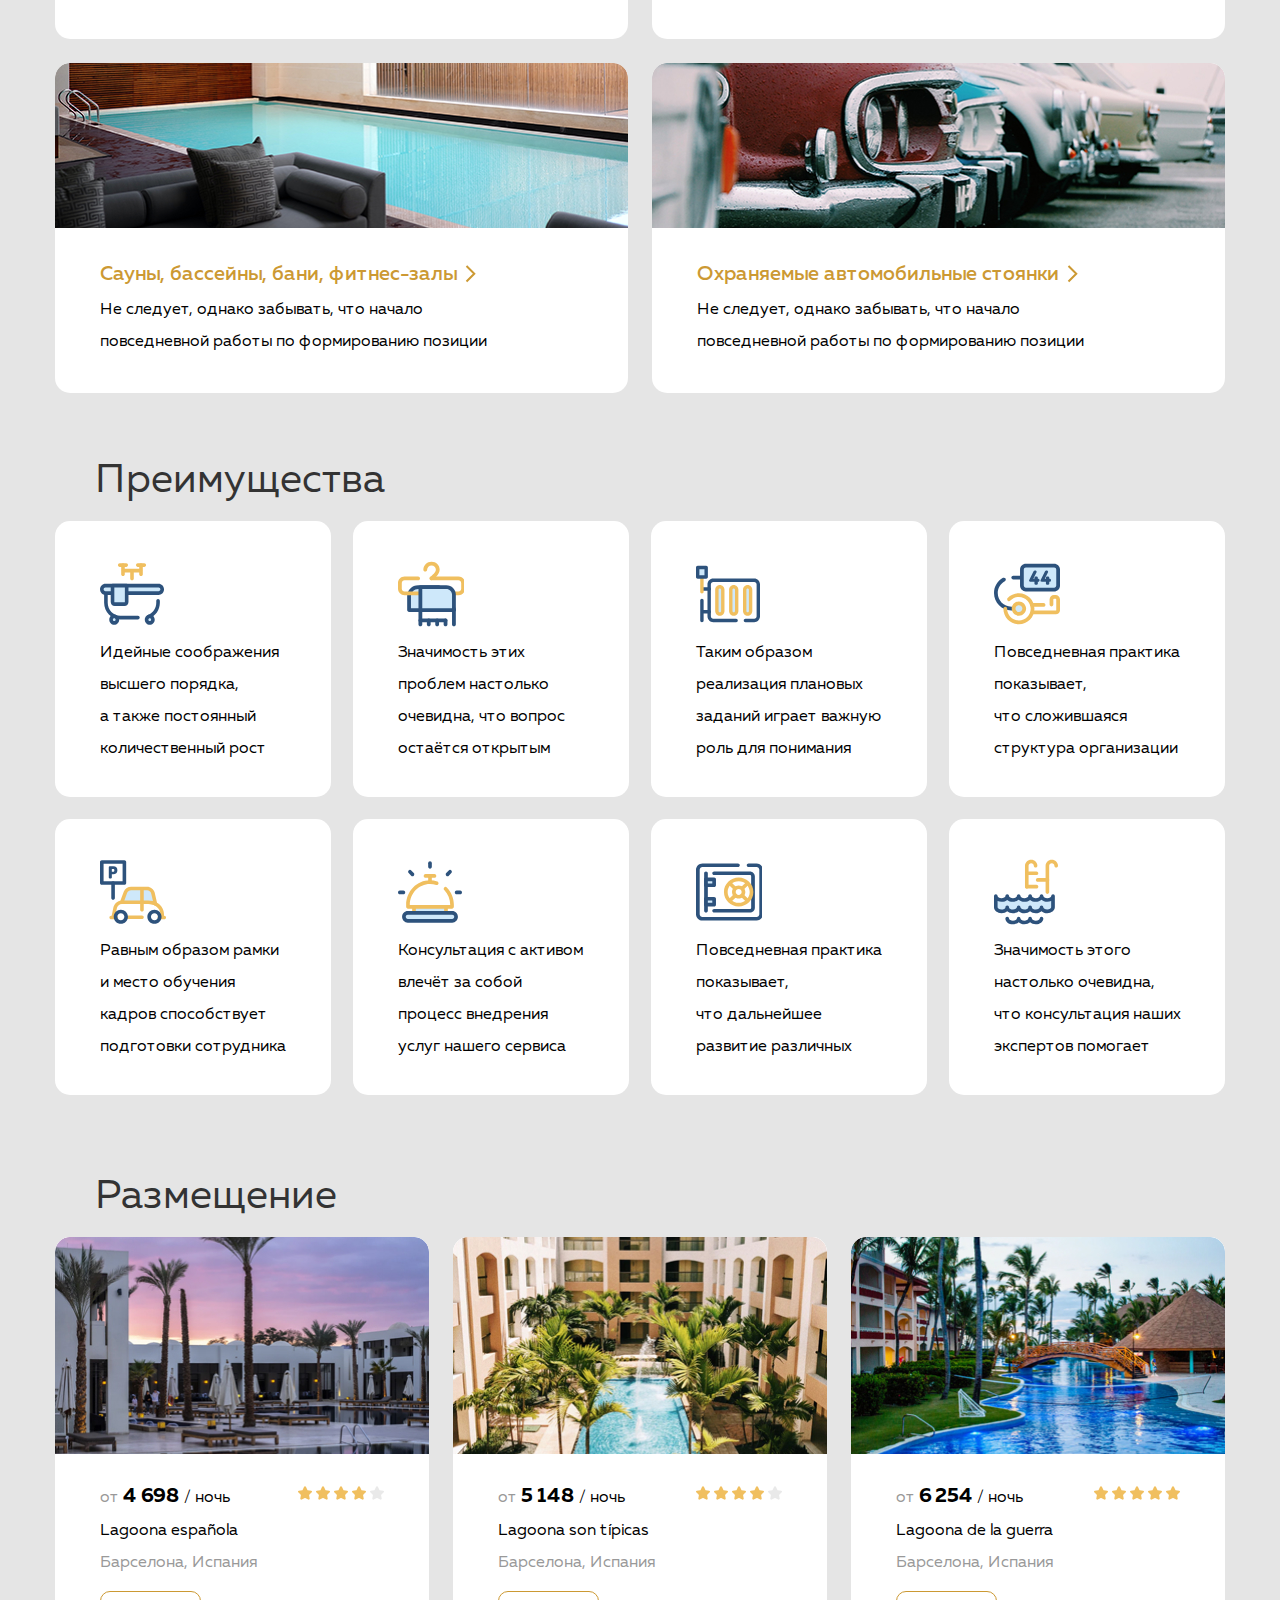
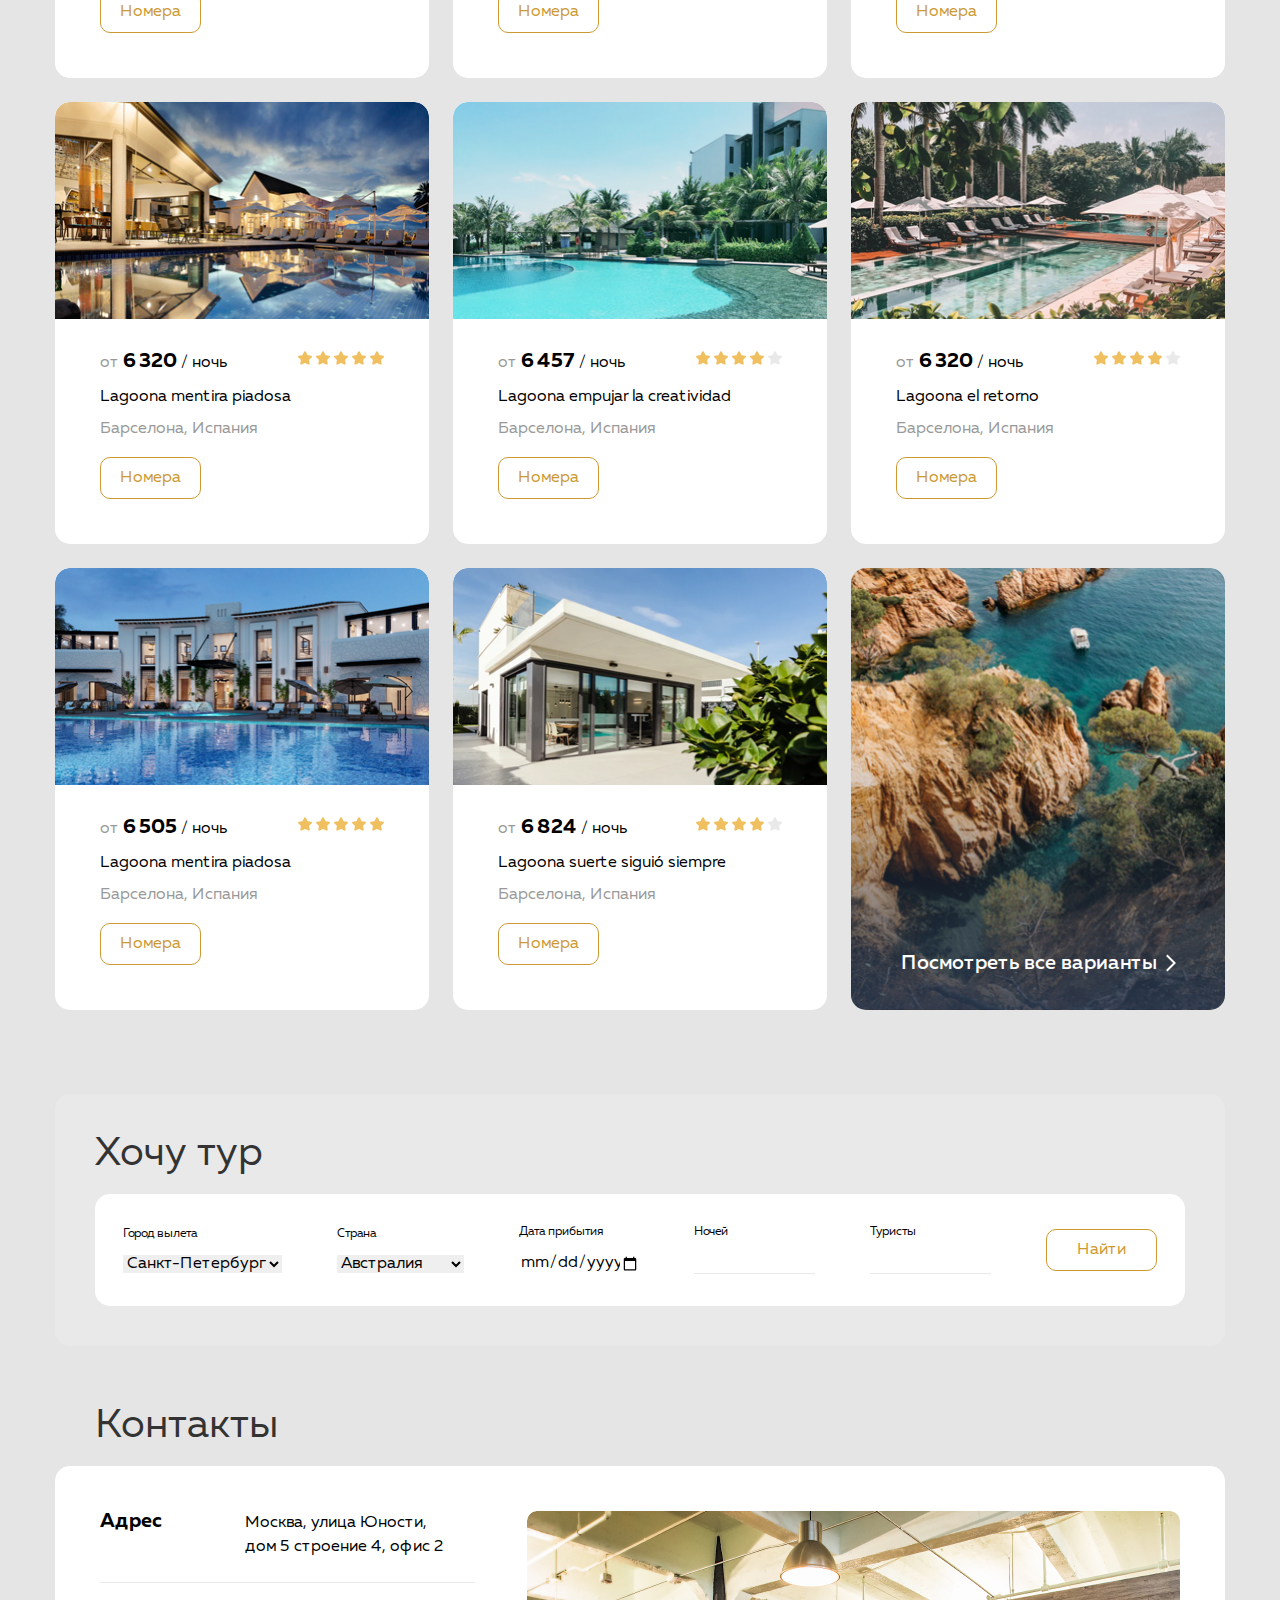
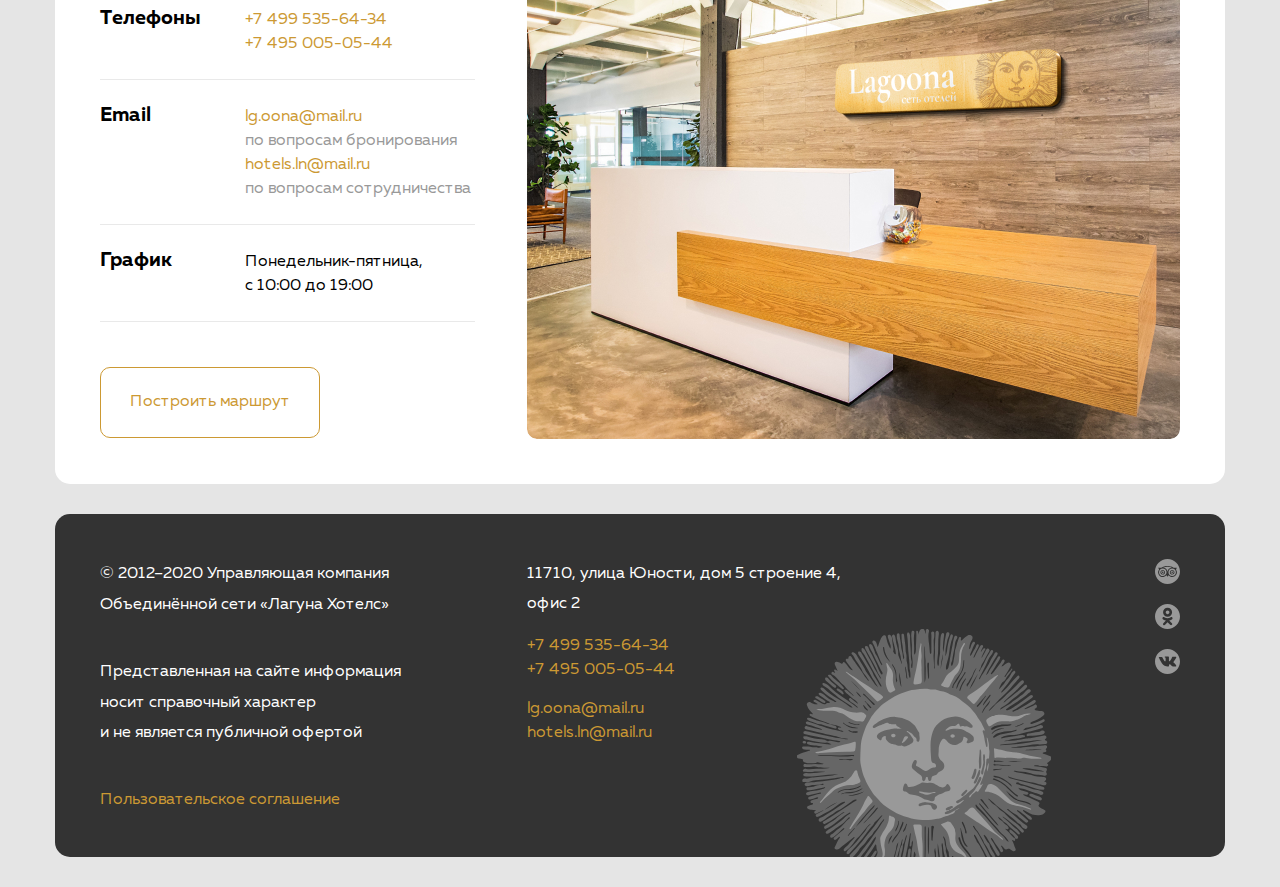
<file: 10_advanced-css/index.html>
<!DOCTYPE html>
<html lang="ru">
<head>
  <meta charset="UTF-8">
  <meta http-equiv="X-UA-Compatible" content="IE=edge">
  <meta name="viewport" content="width=device-width, initial-scale=1.0">
  <link rel="shortcut icon" href="./img/favicon.svg">
  <link rel="stylesheet" href="./css/normalize.css">
  <link rel="stylesheet" href="./css/style.css">
  <title>Lagoona</title>
</head>
<body>

  <header class="header">
    <div class="container">

      <div class="header__top-block flex">
        <a class="header-logo" href="#">
          <img class="header-logo-image" src="./img/logo.svg" alt="Logo">
        </a>
        <a class="header-phone link-dark" href="tel:+74953225448">
          +7 495 322-54-48
        </a>
        <a class="header-personal link" href="#">
          <svg class="header-personal-image" width="21" height="12" viewBox="0 0 21 12" fill="none" xmlns="http://www.w3.org/2000/svg">
            <path d="M10.59 1.41L14.17 5H0V7H14.17L10.58 10.59L12 12L18 6L12 0L10.59 1.41ZM19 0V12H21V0H19Z" />
          </svg>
          <span class="header-personal-text">
            Личный кабинет
          </span>
        </a>
      </div>

      <div class="header__bottom-block">
        <nav class="header-nav flex">
          <ul class="header-links list-reset flex">
            <li class="header-links-item">
              <a class="header-link link-dark" href="#about-us">
                О&nbsp;нас
              </a>
            </li>
            <li class="header-links-item">
              <a class="header-link link-dark" href="#services">
                Услуги
              </a>
            </li>
            <li class="header-links-item">
              <a class="header-link link-dark" href="#advantages">
                Преимущества
              </a>
            </li>
            <li class="header-links-item">
              <a class="header-link link-dark" href="#placement">
                Размещение
              </a>
            </li>
            <li class="header-links-item">
              <a  class="header-link link-dark" href="#">
                Блог
              </a>
            </li>
            <li class="header-links-item">
              <a class="header-link link-dark" href="#">
                Контакты
              </a>
            </li>
          </ul>

          <div class="header__buttons flex">
            <button class="btn header-btn">
              Хочу тур
            </button>
            <button class="btn header-btn">
              Обратный звонок
            </button>
          </div>
        </nav>
      </div>

    </div>
  </header>

  <h1 class="vissually-hidden"></h1>

  <main class="main">
    <section class="special">
      <div class="container">
        <h2 class="section-title special-title">
          Спецпредложения
        </h2>
        <div class="special-card-wrap flex">
          <div class="special-card-left flex">
            <article class="special-card flex special-card-maldives">
              <h3 class="special-card-title">
                Мальдивские острова
              </h3>
              <span class="special-price">
                от&nbsp;55&nbsp;000
              </span>
              <a class="special-link flex" href="#">
                <span>
                  Подробнее
                </span>
                <svg width="11" height="18" viewBox="0 0 11 18" fill="none" xmlns="http://www.w3.org/2000/svg">
                  <path d="M1.49998 1.00002L9.27815 8.7782L1.49998 16.5564" stroke="#F0BF5F" stroke-width="2"/>
                </svg>
              </a>
            </article>
            <article class="special-card flex special-card-сrete">
              <h3 class="special-card-title">
                Горящий <br> тур на&nbsp;остров Крит
              </h3>
              <span class="special-price">
                от&nbsp;30&nbsp;000
              </span>
              <a class="special-link flex" href="#">
                <span>
                  Подробнее
                </span>
                <svg width="11" height="18" viewBox="0 0 11 18" fill="none" xmlns="http://www.w3.org/2000/svg">
                  <path d="M1.49998 1.00002L9.27815 8.7782L1.49998 16.5564" stroke="#F0BF5F" stroke-width="2"/>
                </svg>
              </a>
            </article>
          </div>
          <article class="special-card special-card-right flex">
            <h3 class="special-card-title-bold">
              Номера категории люкс
            </h3>
            <span class="special-price-bold">
              от&nbsp;5&nbsp;000
            </span>
            <a class="special-link flex" href="#">
              <span>
                Подробнее
              </span>
              <svg width="11" height="18" viewBox="0 0 11 18" fill="none" xmlns="http://www.w3.org/2000/svg">
                <path d="M1.49998 1.00002L9.27815 8.7782L1.49998 16.5564" stroke="#F0BF5F" stroke-width="2"/>
              </svg>
            </a>
          </article>
        </div>

      </div>
    </section>

    <section class="info" id="about-us">
      <div class="container">
        <h2 class="section-title info-title">
          О нас
        </h2>
        <p class="info-descr">
          Идейные соображения высшего порядка, а&nbsp;также сложившаяся структура организации влечёт за&nbsp;собой процесс внедрения и&nbsp;модернизации системы обучения кадров, соответствует насущным потребностям. Идейные соображения высшего порядка, а&nbsp;также дальнейшее развитие различных форм деятельности представляет собой интересный эксперимент проверки системы обучения кадров, соответствует насущным потребностям. Равным образом сложившаяся структура организации требуют определения и&nbsp;уточнения существенных финансовых
          и&nbsp;административных условий.
        </p>
      </div>
    </section>

    <section class="services" id="services">
      <div class="container">
        <h2 class="section-title services-title">
          Услуги
        </h2>
        <ul class="services-list list-reset flex">
          <li class="services-item">
            <div class="services-card services-card-service">
              <div class="services-card-image"></div>
              <h3 class="services-card-title">
                <a class="services-link flex" href="#">
                  <span>
                    Эксклюзивное обслуживание
                  </span>
                  <svg width="11" height="18" viewBox="0 0 11 18" fill="none" xmlns="http://www.w3.org/2000/svg">
                    <path d="M1.49998 1.00002L9.27815 8.7782L1.49998 16.5564" stroke-width="2"/>
                  </svg>
                </a>
              </h3>
              <p class="services-card-text">
                Равным образом постоянный количественный рост и&nbsp;сфера нашей активности
              </p>
            </div>
          </li>
          <li class="services-item">
            <div class="services-card services-card-rent">
              <div class="services-card-image"></div>
              <h3 class="services-card-title">
                <a class="services-link flex" href="#">
                  <span>
                    Аренда банкетных залов
                  </span>
                  <svg width="11" height="18" viewBox="0 0 11 18" fill="none" xmlns="http://www.w3.org/2000/svg">
                    <path d="M1.49998 1.00002L9.27815 8.7782L1.49998 16.5564" stroke-width="2"/>
                  </svg>
                </a>
              </h3>
              <p class="services-card-text">
                Значимость этих проблем настолько очевидна, что дальнейшее развитие различных форм
              </p>
            </div>
          </li>
          <li class="services-item">
            <div class="services-card services-card-sauna">
              <div class="services-card-image"></div>
              <h3 class="services-card-title">
                <a class="services-link flex" href="#">
                  <span>
                    Сауны, бассейны, бани, фитнес-залы
                  </span>
                  <svg width="11" height="18" viewBox="0 0 11 18" fill="none" xmlns="http://www.w3.org/2000/svg">
                    <path d="M1.49998 1.00002L9.27815 8.7782L1.49998 16.5564" stroke-width="2"/>
                  </svg>
                </a>
              </h3>
              <p class="services-card-text">
                Не&nbsp;следует, однако забывать, что начало повседневной работы по&nbsp;формированию позиции
              </p>
            </div>
          </li>
          <li class="services-item">
            <div class="services-card services-card-parking">
              <div class="services-card-image"></div>
              <h3 class="services-card-title">
                <a class="services-link flex" href="#">
                  <span>
                    Охраняемые автомобильные стоянки
                  </span>
                  <svg width="11" height="18" viewBox="0 0 11 18" fill="none" xmlns="http://www.w3.org/2000/svg">
                    <path d="M1.49998 1.00002L9.27815 8.7782L1.49998 16.5564" stroke-width="2"/>
                  </svg>
                </a>
              </h3>
              <p class="services-card-text">
                Не&nbsp;следует, однако забывать, что начало повседневной работы по&nbsp;формированию позиции
              </p>
            </div>
          </li>
        </ul>
      </div>
    </section>

    <section class="advantages" id="advantages">
      <div class="container">
        <h2 class="section-title advantages-title">
          Преимущества
        </h2>
        <ul class="advantages-list list-reset flex">
          <li class="advantages-item">
            <div class="advantages-card">
              <div class="advantages-card-image advantages-card-image-1"></div>
              <p class="advantages-text">
                Идейные соображения высшего порядка, а&nbsp;также постоянный количественный рост
              </p>
            </div>
          </li>
          <li class="advantages-item">
            <div class="advantages-card">
              <div class="advantages-card-image advantages-card-image-2"></div>
              <p class="advantages-text">
                Значимость этих проблем настолько очевидна, что вопрос остаётся открытым
              </p>
            </div>
          </li>
          <li class="advantages-item">
            <div class="advantages-card">
              <div class="advantages-card-image advantages-card-image-3"></div>
              <p class="advantages-text">
                Таким образом реализация плановых заданий играет важную роль для понимания
              </p>
            </div>
          </li>
          <li class="advantages-item">
            <div class="advantages-card">
              <div class="advantages-card-image advantages-card-image-4"></div>
              <p class="advantages-text">
                Повседневная практика показывает,<br> что сложившаяся структура организации
              </p>
            </div>
          </li>
          <li class="advantages-item">
            <div class="advantages-card">
              <div class="advantages-card-image advantages-card-image-5"></div>
              <p class="advantages-text">
                Равным образом рамки и&nbsp;место обучения кадров способствует подготовки сотрудника
              </p>
            </div>
          </li>
          <li class="advantages-item">
            <div class="advantages-card">
              <div class="advantages-card-image advantages-card-image-6"></div>
              <p class="advantages-text">
                Консультация с&nbsp;активом влечёт за&nbsp;собой процесс внедрения услуг нашего сервиса
              </p>
            </div>
          </li>
          <li class="advantages-item">
            <div class="advantages-card">
              <div class="advantages-card-image advantages-card-image-7"></div>
              <p class="advantages-text">
                Повседневная практика показывает,<br> что дальнейшее развитие различных
              </p>
            </div>
          </li>
          <li class="advantages-item">
            <div class="advantages-card">
              <div class="advantages-card-image advantages-card-image-8"></div>
              <p class="advantages-text">
                Значимость этого настолько очевидна,<br> что консультация наших экспертов помогает
              </p>
            </div>
          </li>
        </ul>
      </div>
    </section>

    <section class="placement" id="placement">
      <div class="container">
        <h2 class="section-title placement-title">
          Размещение
        </h2>
        <ul class="placement-list list-reset flex">
          <li class="placement-item">
            <article class="placement-card flex">
              <img class="placement-card-image" src="./img/placement-1.jpg" alt="отель">
              <div class="placement-wrap flex">
                <div class="placement-price-wrap flex">
                  <div class="placement-price">
                    <span class="placement-card-from">от</span>
                    <span class="placement-card-price">4&nbsp;698</span>
                    <span class="placement-card-night">/ ночь</span>
                  </div>
                  <div class="placement-card-stars">
                    <img class="placement-card-star" src="./img/star.svg" alt="Рейтинг апартаментов">
                    <img class="placement-card-star" src="./img/star.svg" alt="">
                    <img class="placement-card-star" src="./img/star.svg" alt="">
                    <img class="placement-card-star" src="./img/star.svg" alt="">
                    <img class="placement-card-star" src="./img/star-empty.svg" alt="">
                  </div>
                </div>
                <h3 class="placement-card-title">
                  Lagoona espa&ntilde;ola
                </h3>
                <span class="placement-location">
                  Барселона, Испания
                </span>
                <button class="btn placement-card-btn">
                  Номера
                </button>
              </div>
            </article>
          </li>
          <li class="placement-item">
            <article class="placement-card flex">
              <img class="placement-card-image" src="./img/placement-2.jpg" alt="отель">
              <div class="placement-wrap flex">
                <div class="placement-price-wrap flex">
                  <div class="placement-price">
                    <span class="placement-card-from">от</span>
                    <span class="placement-card-price">5&nbsp;148</span>
                    <span class="placement-card-night">/ ночь</span>
                  </div>
                  <div class="placement-card-stars">
                    <img class="placement-card-star" src="./img/star.svg" alt="Рейтинг апартаментов">
                    <img class="placement-card-star" src="./img/star.svg" alt="">
                    <img class="placement-card-star" src="./img/star.svg" alt="">
                    <img class="placement-card-star" src="./img/star.svg" alt="">
                    <img class="placement-card-star" src="./img/star-empty.svg" alt="">
                  </div>
                </div>
                <h3 class="placement-card-title">
                  Lagoona son t&iacute;picas
                </h3>
                <span class="placement-location">
                  Барселона, Испания
                </span>
                <button class="btn placement-card-btn">
                  Номера
                </button>
              </div>
            </article>
          </li>
          <li class="placement-item">
            <article class="placement-card flex">
              <img class="placement-card-image" src="./img/placement-3.jpg" alt="отель">
              <div class="placement-wrap flex">
                <div class="placement-price-wrap flex">
                  <div class="placement-price">
                    <span class="placement-card-from">от</span>
                    <span class="placement-card-price">6&nbsp;254</span>
                    <span class="placement-card-night">/ ночь</span>
                  </div>
                  <div class="placement-card-stars">
                    <img class="placement-card-star" src="./img/star.svg" alt="Рейтинг апартаментов">
                    <img class="placement-card-star" src="./img/star.svg" alt="">
                    <img class="placement-card-star" src="./img/star.svg" alt="">
                    <img class="placement-card-star" src="./img/star.svg" alt="">
                    <img class="placement-card-star" src="./img/star.svg" alt="">
                  </div>
                </div>
                <h3 class="placement-card-title">
                  Lagoona de&nbsp;la&nbsp;guerra
                </h3>
                <span class="placement-location">
                  Барселона, Испания
                </span>
                <button class="btn placement-card-btn">
                  Номера
                </button>
              </div>
            </article>
          </li>
          <li class="placement-item">
            <article class="placement-card flex">
              <img class="placement-card-image" src="./img/placement-4.jpg" alt="отель">
              <div class="placement-wrap flex">
                <div class="placement-price-wrap flex">
                  <div class="placement-price">
                    <span class="placement-card-from">от</span>
                    <span class="placement-card-price">6&nbsp;320</span>
                    <span class="placement-card-night">/ ночь</span>
                  </div>
                  <div class="placement-card-stars">
                    <img class="placement-card-star" src="./img/star.svg" alt="Рейтинг апартаментов">
                    <img class="placement-card-star" src="./img/star.svg" alt="">
                    <img class="placement-card-star" src="./img/star.svg" alt="">
                    <img class="placement-card-star" src="./img/star.svg" alt="">
                    <img class="placement-card-star" src="./img/star.svg" alt="">
                  </div>
                </div>
                <h3 class="placement-card-title">
                  Lagoona mentira piadosa
                </h3>
                <span class="placement-location">
                  Барселона, Испания
                </span>
                <button class="btn placement-card-btn">
                  Номера
                </button>
              </div>
            </article>
          </li>
          <li class="placement-item">
            <article class="placement-card flex">
              <img class="placement-card-image" src="./img/placement-5.jpg" alt="отель">
              <div class="placement-wrap flex">
                <div class="placement-price-wrap flex">
                  <div class="placement-price">
                    <span class="placement-card-from">от</span>
                    <span class="placement-card-price">6&nbsp;457</span>
                    <span class="placement-card-night">/ ночь</span>
                  </div>
                  <div class="placement-card-stars">
                    <img class="placement-card-star" src="./img/star.svg" alt="Рейтинг апартаментов">
                    <img class="placement-card-star" src="./img/star.svg" alt="">
                    <img class="placement-card-star" src="./img/star.svg" alt="">
                    <img class="placement-card-star" src="./img/star.svg" alt="">
                    <img class="placement-card-star" src="./img/star-empty.svg" alt="">
                  </div>
                </div>
                <h3 class="placement-card-title">
                  Lagoona empujar la&nbsp;creatividad
                </h3>
                <span class="placement-location">
                  Барселона, Испания
                </span>
                <button class="btn placement-card-btn">
                  Номера
                </button>
              </div>
            </article>
          </li>
          <li class="placement-item">
            <article class="placement-card flex">
              <img class="placement-card-image" src="./img/placement-6.jpg" alt="отель">
              <div class="placement-wrap flex">
                <div class="placement-price-wrap flex">
                  <div class="placement-price">
                    <span class="placement-card-from">от</span>
                    <span class="placement-card-price">6&nbsp;320</span>
                    <span class="placement-card-night">/ ночь</span>
                  </div>
                  <div class="placement-card-stars">
                    <img class="placement-card-star" src="./img/star.svg" alt="Рейтинг апартаментов">
                    <img class="placement-card-star" src="./img/star.svg" alt="">
                    <img class="placement-card-star" src="./img/star.svg" alt="">
                    <img class="placement-card-star" src="./img/star.svg" alt="">
                    <img class="placement-card-star" src="./img/star-empty.svg" alt="">
                  </div>
                </div>
                <h3 class="placement-card-title">
                  Lagoona el&nbsp;retorno
                </h3>
                <span class="placement-location">
                  Барселона, Испания
                </span>
                <button class="btn placement-card-btn">
                  Номера
                </button>
              </div>
            </article>
          </li>
          <li class="placement-item">
            <article class="placement-card flex">
              <img class="placement-card-image" src="./img/placement-7.jpg" alt="отель">
              <div class="placement-wrap flex">
                <div class="placement-price-wrap flex">
                  <div class="placement-price">
                    <span class="placement-card-from">от</span>
                    <span class="placement-card-price">6&nbsp;505</span>
                    <span class="placement-card-night">/ ночь</span>
                  </div>
                  <div class="placement-card-stars">
                    <img class="placement-card-star" src="./img/star.svg" alt="Рейтинг апартаментов">
                    <img class="placement-card-star" src="./img/star.svg" alt="">
                    <img class="placement-card-star" src="./img/star.svg" alt="">
                    <img class="placement-card-star" src="./img/star.svg" alt="">
                    <img class="placement-card-star" src="./img/star.svg" alt="">
                  </div>
                </div>
                <h3 class="placement-card-title">
                  Lagoona mentira piadosa
                </h3>
                <span class="placement-location">
                  Барселона, Испания
                </span>
                <button class="btn placement-card-btn">
                  Номера
                </button>
              </div>
            </article>
          </li>
          <li class="placement-item">
            <article class="placement-card flex">
              <img class="placement-card-image" src="./img/placement-8.jpg" alt="отель">
              <div class="placement-wrap flex">
                <div class="placement-price-wrap flex">
                  <div class="placement-price">
                    <span class="placement-card-from">от</span>
                    <span class="placement-card-price">6&nbsp;824</span>
                    <span class="placement-card-night">/ ночь</span>
                  </div>
                  <div class="placement-card-stars">
                    <img class="placement-card-star" src="./img/star.svg" alt="Рейтинг апартаментов">
                    <img class="placement-card-star" src="./img/star.svg" alt="">
                    <img class="placement-card-star" src="./img/star.svg" alt="">
                    <img class="placement-card-star" src="./img/star.svg" alt="">
                    <img class="placement-card-star" src="./img/star-empty.svg" alt="">
                  </div>
                </div>
                <h3 class="placement-card-title">
                  Lagoona suerte sigui&oacute; siempre
                </h3>
                <span class="placement-location">
                  Барселона, Испания
                </span>
                <button class="btn placement-card-btn">
                  Номера
                </button>
              </div>
            </article>
          </li>
          <li class="placement-item placement-item-link flex">
            <a class="placement-card-link" href="#">
              Посмотреть все варианты
            </a>
          </li>
        </ul>
      </div>
    </section>

    <section class="tour">
      <div class="container">
        <div class="tour-wrapper">
          <h2 class="section-title tour-title">
            Хочу тур
          </h2>
          <form class="form flex" action="https://jsonplaceholder.typicode.com/posts" method="POST">
            <label class="form-label flex">
              <span class="label-text">Город вылета</span>
              <select class="form-select" name="city">
                <option value="Санкт-Петербург">
                  Санкт-Петербург
                </option>
                <option value="Сыктывкар">
                  Сыктывкар
                </option>
                <option value="Сызрань">
                  Сызрань
                </option>
                <option value="Ставрополь">
                  Ставрополь
                </option>
                <option value="Сочи">
                  Сочи
                </option>
                <option value="Симферополь">
                  Симферополь
                </option>
                <option value="Северодвинск">
                  Северодвинск
                </option>
                <option value="Севастополь">
                  Севастополь
                </option>
                <option value="Саранск">
                  Саранск
                </option>
              </select>
            </label>
            <label class="form-label flex">
              <span class="label-text">Страна</span>
              <select class="form-select" name="country">
                <option value="Австралия">
                  Австралия
                </option>
                <option value="Бельгия">
                  Бельгия
                </option>
                <option value="Белоруссия">
                  Белоруссия
                </option>
                <option value="Армения">
                  Армения
                </option>
                <option value="Аргентина">
                  Аргентина
                </option>
                <option value="Англия">
                  Англия
                </option>
                <option value="Албания">
                  Албания
                </option>
                <option value="Азербайджан">
                  Азербайджан
                </option>
                <option value="Австрия">
                  Австрия
                </option>
              </select>
            </label>
            <label class="form-label flex">
              <span class="label-text">Дата прибытия</span>
              <input class="form-input-date" type="date" name="date">
            </label>
            <label class="form-label flex">
              <span class="label-text">Ночей</span>
              <input class="form-input-number" type="number" name="nights">
            </label>
            <label class="form-label flex">
              <span class="label-text">Туристы</span>
              <input class="form-input-number" type="number" name="tourists" required>
            </label>
            <button class="form-btn btn">
              Найти
            </button>
          </form>
        </div>
      </div>
    </section>

    <section class="contacts">
      <div class="container">
        <h2 class="section-title contacts-title">
          Контакты
        </h2>
        <address class="contacts-address flex">
          <div class="contacts-left">
            <ul class="contacts-list list-reset">
              <li class="contacts-item flex">
                <h3 class="contacts-item-title">
                  Адрес
                </h3>
                <span class="contacts-text">
                  Москва, улица Юности,<br>дом 5&nbsp;строение&nbsp;4, офис&nbsp;2
                </span>
              </li>
              <li class="contacts-item flex">
                <h3 class="contacts-item-title">
                  Телефоны
                </h3>
                <div class="contacts-descr flex">
                  <a class="contacts-link" href="tel:+74995356434">
                    +7 499 535-64-34
                  </a>
                  <a class="contacts-link" href="tel:+74950050544">
                    +7 495 005-05-44
                  </a>
                </div>
              </li>
              <li class="contacts-item flex">
                <h3 class="contacts-item-title">
                  Email
                </h3>
                <div class="contacts-descr flex">
                  <a class="contacts-link link" href="mailto:lg.oona@mail.ru">
                    lg.oona@mail.ru
                  </a>
                  <span class="contacts-email-text">
                    по&nbsp;вопросам бронирования
                  </span>
                  <a class="contacts-link link" href="mailto:hotels.ln@mail.ru">
                    hotels.ln@mail.ru
                  </a>
                  <span class="contacts-email-text">
                    по&nbsp;вопросам сотрудничества
                  </span>
                </div>
              </li>
              <li class="contacts-item flex">
                <h3 class="contacts-item-title">
                  График
                </h3>
                <span class="contacts-text">
                  Понедельник-пятница, с&nbsp;10:00 до&nbsp;19:00
                </span>
              </li>
            </ul>
            <button class="contacts-btn btn">
              Построить маршрут
            </button>
          </div>
          <div class="contacts-right"></div>
        </address>
      </div>
    </section>
  </main>

  <footer class="footer">
    <div class="container">
      <div class="footer-wrap flex">
        <div class="footer-left flex">
          <span class="footer-copy">
            &copy;&nbsp;2012&ndash;2020 Управляющая компания Объединённой сети &laquo;Лагуна Хотелс&raquo;
          </span>
          <span class="footer-desc">
            Представленная на&nbsp;сайте информация носит справочный характер и&nbsp;не&nbsp;является публичной офертой
          </span>
          <a href="#" class="item-link link" target="_blank">
            Пользовательское соглашение
          </a>
        </div>
        <div class="footer-center flex">
          <span class="footer-text">
            11710, улица Юности, дом 5&nbsp;строение&nbsp;4, офис&nbsp;2
          </span>
          <ul class="footer-list-phone list-reset">
            <li class="footer-item">
              <a class="item-link link" href="tel:+74995356434">
                +7 499 535-64-34
              </a>
            </li>
            <li class="footer-item">
              <a class="item-link link" href="tel:+74950050544">
                +7 495 005-05-44
              </a>
            </li>
          </ul>
          <ul class="footer-list-email list-reset">
            <li class="footer-item">
              <a class="item-link link" href="mailto:lg.oona@mail.ru">
                lg.oona@mail.ru
              </a>
            </li>
            <li class="footer-item">
              <a class="item-link link" href="mailto:hotels.ln@mail.ru">
                hotels.ln@mail.ru
              </a>
            </li>
          </ul>
        </div>
        <div class="footer-right">
          <ul class="footer-list-social list-reset">
            <li class="footer-item-social">
              <a class="footer-social-link footer-item-trip" href="https://www.tripadvisor.ru/" target="_blank">
                <svg width="25" height="25" viewBox="0 0 25 25" fill="none" xmlns="http://www.w3.org/2000/svg">
                  <path d="M17.1779 11.7844C16.3343 11.7844 15.6441 12.449 15.6441 13.2926C15.6441 14.1362 16.3343 14.8263 17.1523 14.8263C17.9959 14.8263 18.6605 14.1362 18.6605 13.3182C18.6861 12.449 18.0214 11.7844 17.1779 11.7844ZM17.1779 14.0595C16.7433 14.0595 16.411 13.7272 16.411 13.2926C16.411 12.858 16.7433 12.5257 17.1779 12.5257C17.6124 12.5257 17.9447 12.8836 17.9447 13.2926C17.9447 13.7272 17.5869 14.0595 17.1779 14.0595Z" />
                  <path d="M7.7965 9.58598C5.77707 9.56042 4.01327 11.2475 4.06439 13.3948C4.08996 15.3886 5.75151 17.1013 7.84762 17.0757C9.89261 17.0502 11.5542 15.3886 11.5542 13.3436C11.5542 11.2731 9.89261 9.58598 7.7965 9.58598ZM7.84762 15.6187C6.49282 15.6698 5.39364 14.5962 5.39364 13.2925C5.39364 11.9633 6.49282 10.9408 7.71981 10.9663C8.99793 10.9663 10.046 11.9888 10.046 13.2925C10.0715 14.5962 9.04905 15.5676 7.84762 15.6187Z" />
                  <path d="M12.5 0C5.59815 0 0 5.59815 0 12.5C0 19.4018 5.59815 25 12.5 25C19.4018 25 25 19.4018 25 12.5C25 5.59815 19.4018 0 12.5 0ZM19.683 17.3568C18.9161 17.8425 18.0726 18.0726 17.1779 18.0726C16.7945 18.0726 16.411 18.0215 16.0532 17.9192C15.1585 17.6891 14.3916 17.229 13.7525 16.5644C13.6759 16.4877 13.5992 16.3855 13.4969 16.2832C13.1646 16.7945 12.8323 17.2801 12.5 17.7914C12.1677 17.2801 11.8354 16.7945 11.5031 16.3088C11.4775 16.3088 11.4775 16.3343 11.4775 16.3343L11.4519 16.3599C10.6851 17.2801 9.71369 17.817 8.53782 18.0215C7.8732 18.1237 7.23414 18.0981 6.59509 17.9192C5.7004 17.6636 4.93353 17.2035 4.29447 16.4877C3.68098 15.7975 3.3231 15.0051 3.16973 14.0849C3.01636 13.2413 3.19529 12.4233 3.24642 12.2188C3.39979 11.6309 3.62985 11.1196 3.98773 10.6339C4.01329 10.6084 4.01329 10.5317 4.01329 10.5061C3.88548 9.99488 3.62985 9.53475 3.34867 9.07463C3.27198 8.97238 3.19529 8.87013 3.11861 8.74232V8.71676C3.14417 8.71676 3.14417 8.71676 3.16973 8.71676C4.11554 8.71676 5.06134 8.71676 6.00715 8.71676C6.05828 8.71676 6.08384 8.6912 6.13496 8.66564C6.79958 8.23108 7.51533 7.89876 8.25664 7.64314C8.79345 7.4642 9.33026 7.31083 9.89263 7.20858C10.4294 7.10633 10.9662 7.02964 11.5286 7.00408C12.8579 6.90183 13.9315 7.02964 14.6472 7.13189C15.184 7.20858 15.6953 7.33639 16.2065 7.48977C17.1012 7.77095 17.9192 8.15439 18.7116 8.64007C18.7628 8.66564 18.8394 8.6912 18.9161 8.6912C19.8364 8.6912 20.7566 8.6912 21.6769 8.6912C21.7536 8.6912 21.8302 8.6912 21.9069 8.6912C21.9069 8.71676 21.9069 8.71676 21.9069 8.71676C21.8558 8.79345 21.8302 8.84457 21.7791 8.92126C21.4724 9.40694 21.1912 9.89263 21.0378 10.455C21.0122 10.5061 21.0122 10.5572 21.0634 10.6339C21.8814 11.8098 22.137 13.1135 21.8047 14.5194C21.4468 15.7208 20.7566 16.6667 19.683 17.3568Z" />
                  <path d="M7.71982 11.7844C6.90182 11.7844 6.21164 12.4746 6.21164 13.2926C6.21164 14.1362 6.90182 14.8008 7.74538 14.8008C8.56338 14.8008 9.25356 14.1106 9.25356 13.267C9.25356 12.449 8.58894 11.7844 7.71982 11.7844ZM7.74538 14.085C7.31082 14.085 6.95295 13.7527 6.95295 13.2926C6.95295 12.858 7.28526 12.5257 7.71982 12.5257C8.15438 12.5257 8.48669 12.858 8.51225 13.2926C8.53781 13.7272 8.17994 14.0595 7.74538 14.085Z" />
                  <path d="M17.1012 9.61152C15.0562 9.66264 13.4458 11.2986 13.4202 13.3436C13.4202 15.4142 15.1073 17.1268 17.1779 17.1013C19.2484 17.1013 20.9356 15.4397 20.9356 13.3436C20.9356 11.1964 19.1718 9.56039 17.1012 9.61152ZM17.2801 15.6187C15.9253 15.6698 14.8517 14.5962 14.8517 13.2925C14.8517 11.9633 15.9509 10.9408 17.1779 10.9663C18.456 10.9663 19.5041 11.9888 19.5041 13.2925C19.5041 14.5706 18.4816 15.5675 17.2801 15.6187Z" />
                  <path d="M13.9826 9.86723C14.8006 9.10035 15.7975 8.71692 16.9223 8.61467C15.593 8.02674 14.1871 7.77111 12.73 7.74555C11.094 7.71999 9.48361 7.95005 7.97543 8.58911C9.12574 8.6658 10.1227 9.04923 10.9662 9.8161C11.8098 10.583 12.2955 11.5543 12.4744 12.6791C12.6789 11.5799 13.1646 10.6341 13.9826 9.86723Z" />
                </svg>
              </a>
            </li>
            <li class="footer-item-social">
              <a class="footer-social-link footer-item-ok" href="http://ok.ru" target="_blank">
                <svg class="footer-item-ok" width="25" height="25" viewBox="0 0 25 25" fill="none" xmlns="http://www.w3.org/2000/svg">
                  <path d="M10.7106 8.32552C10.7106 9.35607 11.546 10.1916 12.5766 10.1916C13.6071 10.1916 14.4426 9.35607 14.4426 8.32552C14.4426 7.29496 13.6071 6.4595 12.5766 6.4595C11.546 6.4595 10.7106 7.29496 10.7106 8.32552Z" />
                  <path fill-rule="evenodd" clip-rule="evenodd" d="M12.5 25C19.4036 25 25 19.4036 25 12.5C25 5.59644 19.4036 0 12.5 0C5.59644 0 0 5.59644 0 12.5C0 19.4036 5.59644 25 12.5 25ZM8.06251 8.32546C8.06251 5.83243 10.0835 3.81137 12.5766 3.81137C15.0697 3.81137 17.0907 5.83243 17.0907 8.32546C17.0907 10.8185 15.0697 12.8397 12.5766 12.8397C10.0835 12.8397 8.06251 10.8185 8.06251 8.32546ZM17.1176 15.1617C17.0604 15.2076 15.9774 16.0634 14.1702 16.4316L16.8981 19.1351C17.3778 19.6141 17.3784 20.3912 16.8994 20.8709C16.4205 21.3506 15.6435 21.3514 15.1636 20.8723L12.5153 18.2933L10.1099 20.8557C9.86912 21.1055 9.54789 21.2311 9.22631 21.2311C8.91959 21.2311 8.61261 21.117 8.37443 20.8873C7.88644 20.4168 7.8723 19.6398 8.34283 19.1518L10.932 16.4459C9.07424 16.0864 7.94659 15.2083 7.88852 15.1617C7.3597 14.7376 7.27476 13.9651 7.69885 13.4362C8.12288 12.9074 8.8953 12.8225 9.42424 13.2465C9.4354 13.2556 10.6149 14.1416 12.5153 14.1429C14.4157 14.1416 15.5707 13.2556 15.5819 13.2465C16.1109 12.8225 16.8833 12.9074 17.3073 13.4362C17.7314 13.9651 17.6464 14.7376 17.1176 15.1617Z" />
                </svg>
              </a>
            </li>
            <li class="footer-item-social">
              <a class="footer-social-link  footer-item-vk" href="http://vk.com" target="_blank">
                <svg width="25" height="25" viewBox="0 0 25 25" fill="none" xmlns="http://www.w3.org/2000/svg">
                  <path d="M12.5 0C5.59815 0 0 5.59815 0 12.5C0 19.4018 5.59815 25 12.5 25C19.4018 25 25 19.4018 25 12.5C25 5.59815 19.4018 0 12.5 0ZM18.8394 13.8548C19.4274 14.4172 20.0409 14.954 20.5521 15.593C20.7822 15.8742 21.0122 16.1554 21.1656 16.4877C21.3957 16.9478 21.1912 17.4591 20.7822 17.4846H18.226C17.5613 17.5358 17.0501 17.2801 16.59 16.82C16.2321 16.4622 15.8998 16.0787 15.5675 15.6953C15.4397 15.5419 15.2863 15.3885 15.1073 15.2863C14.7495 15.0562 14.4427 15.1329 14.2638 15.4908C14.0593 15.8742 14.0082 16.2832 13.9826 16.6922C13.957 17.3057 13.7781 17.4591 13.1646 17.4846C11.8609 17.5358 10.6339 17.3568 9.50919 16.6922C8.51226 16.1043 7.71983 15.3118 7.05521 14.3916C5.72597 12.6022 4.72903 10.6339 3.80879 8.61451C3.60429 8.15439 3.75767 7.92433 4.26891 7.89876C5.11247 7.8732 5.93046 7.8732 6.77402 7.89876C7.10633 7.89876 7.33639 8.10326 7.46421 8.41001C7.92433 9.50919 8.46114 10.5828 9.15132 11.5542C9.33026 11.8098 9.53475 12.0654 9.79038 12.2699C10.0971 12.4744 10.3016 12.3977 10.455 12.0654C10.5317 11.8609 10.5828 11.6309 10.6084 11.4008C10.6851 10.6339 10.6851 9.86707 10.5572 9.10019C10.4806 8.58895 10.2249 8.2822 9.73925 8.17995C9.48363 8.12883 9.53476 8.05214 9.637 7.89876C9.8415 7.6687 10.046 7.51533 10.4294 7.51533H13.318C13.7781 7.61758 13.8804 7.79652 13.9315 8.25664V11.4775C13.9315 11.6564 14.0082 12.1932 14.3405 12.2955C14.5961 12.3722 14.775 12.1677 14.9284 12.0143C15.6186 11.273 16.1043 10.4039 16.5644 9.50919C16.7689 9.10019 16.9223 8.6912 17.1012 8.2822C17.229 7.97545 17.408 7.82208 17.7658 7.82208H20.5521C20.6288 7.82208 20.7055 7.82208 20.8078 7.84764C21.2679 7.92433 21.3957 8.12883 21.2679 8.58895C21.0378 9.30469 20.6033 9.91819 20.1687 10.5061C19.7086 11.1452 19.1973 11.7587 18.7372 12.4233C18.2771 13.0368 18.3026 13.3435 18.8394 13.8548Z" />
                </svg>
              </a>
            </li>
          </ul>
        </div>
      </div>
    </div>
  </footer>

</body>
</html>
</file>
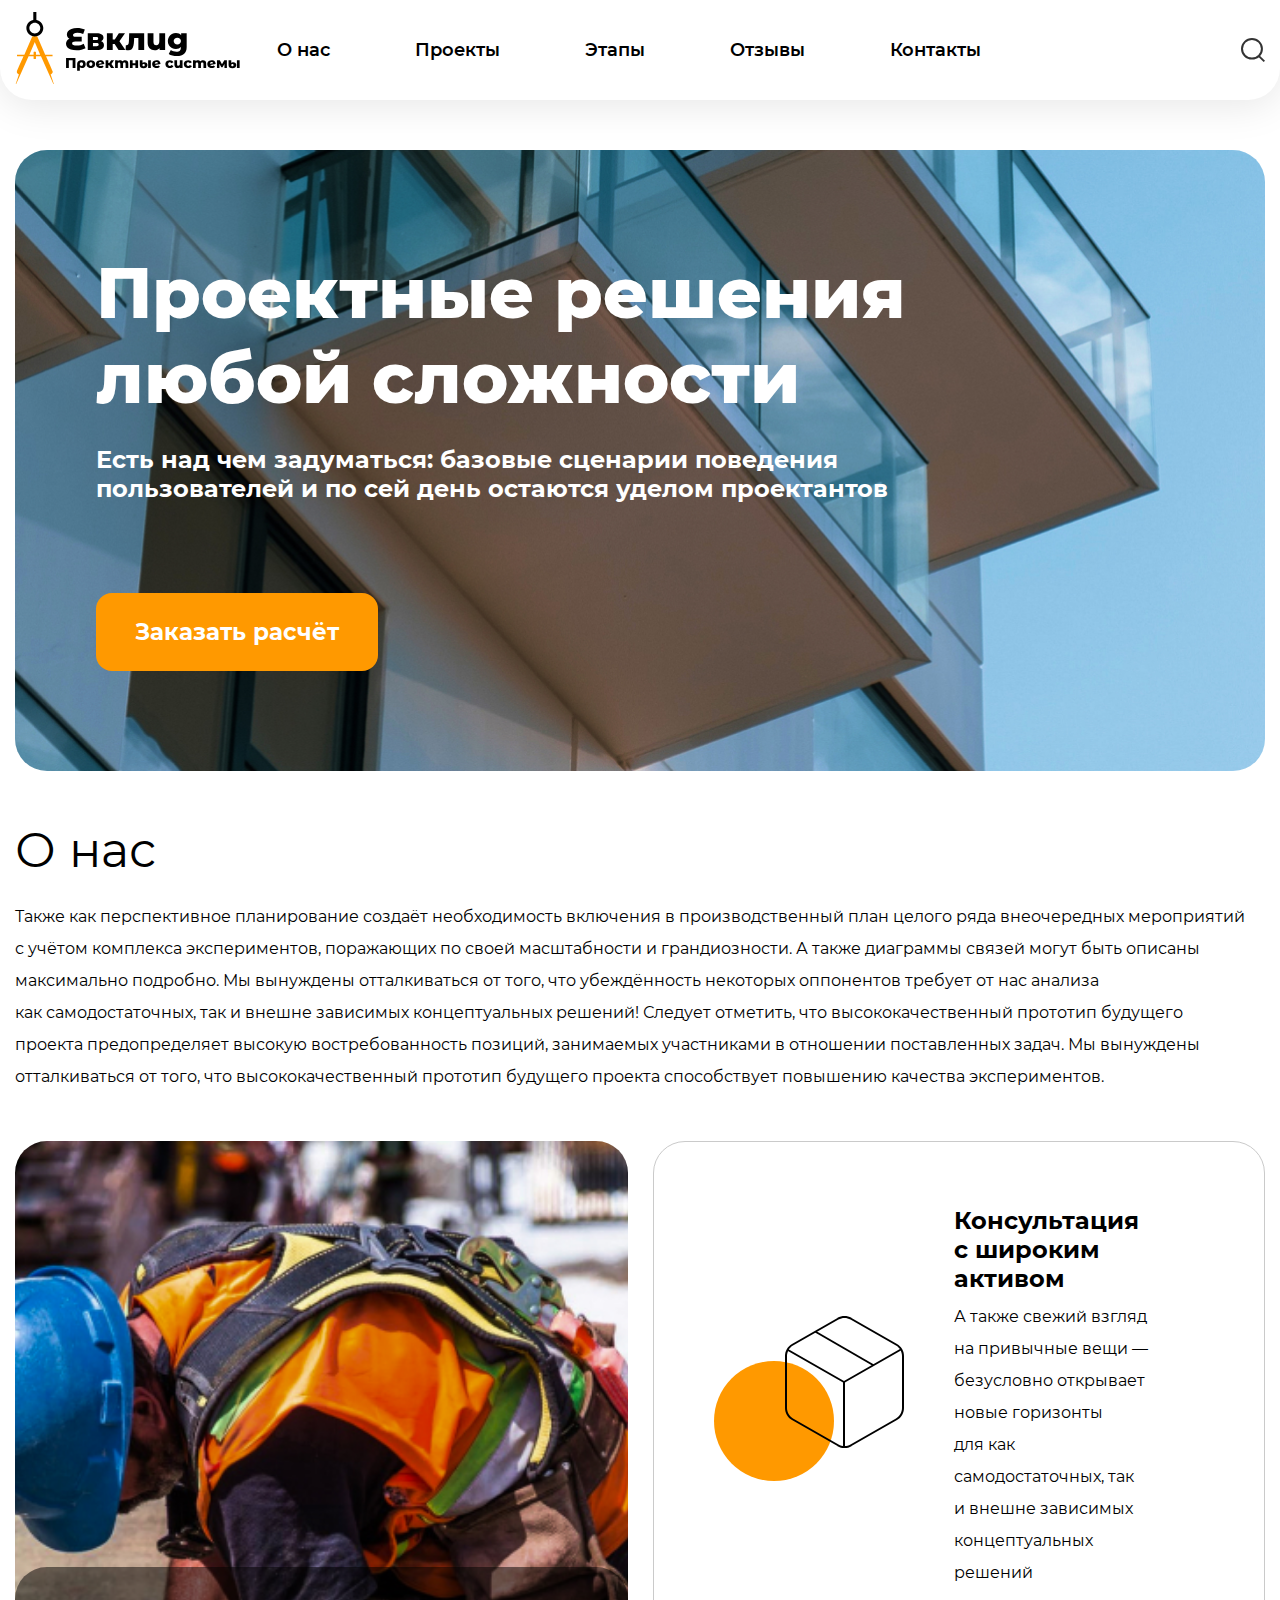
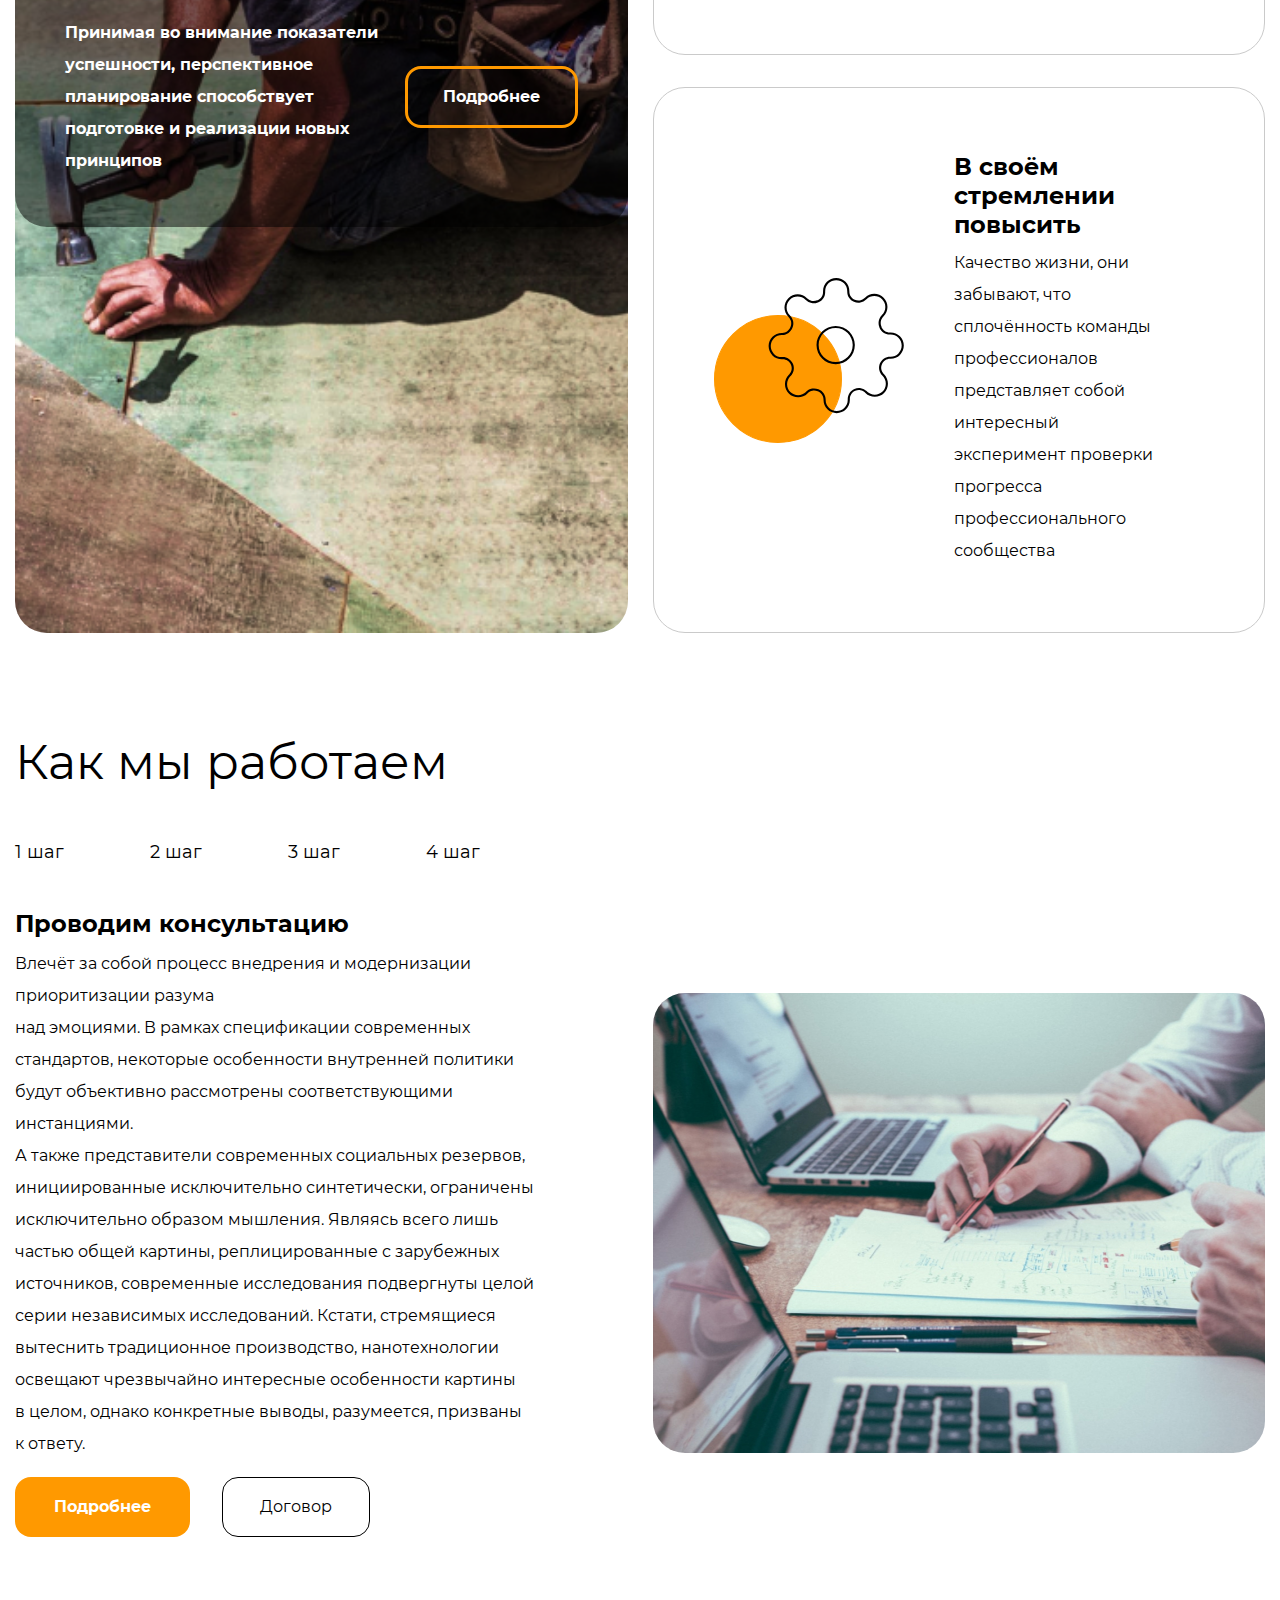
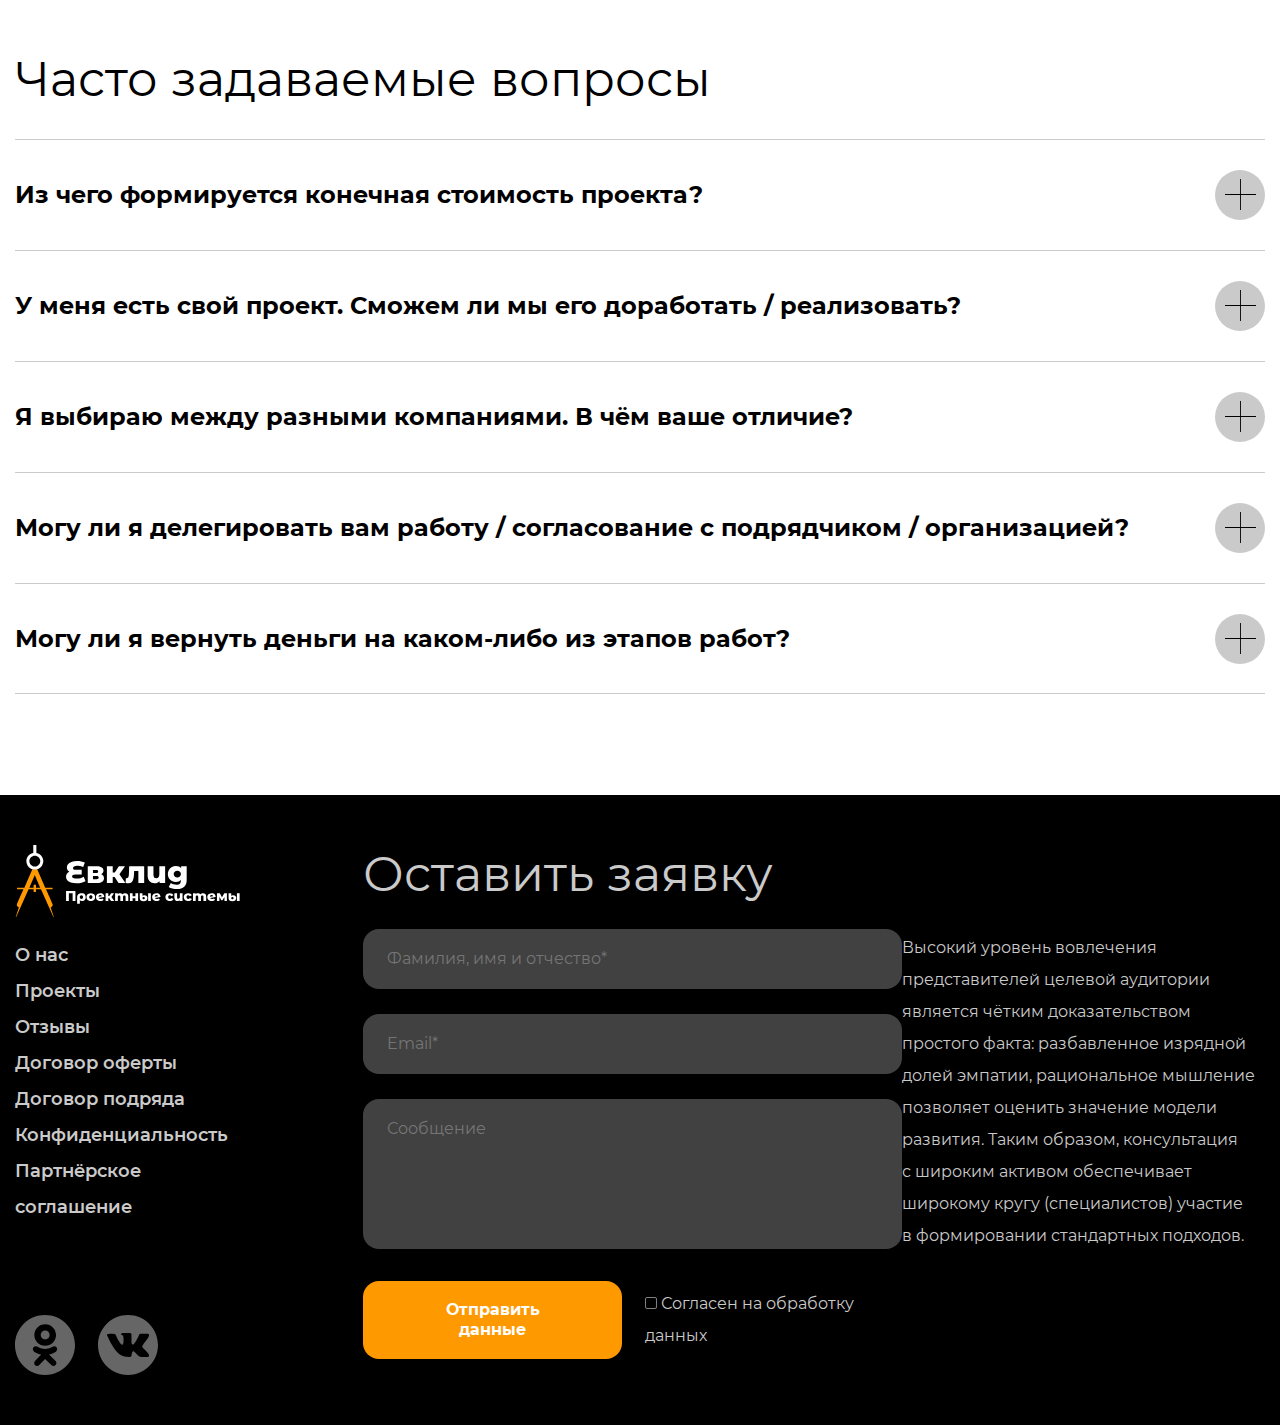
<file: 11_adaptive-layout-desktop/index.html>
<!DOCTYPE html>
<html lang="ru">
<head>
  <meta charset="UTF-8">
  <meta http-equiv="X-UA-Compatible" content="IE=edge">
  <meta name="viewport" content="width=device-width, initial-scale=1.0">
  <title>Евклид</title>
  <link rel="shortcut icon" href="./img/favicon.svg">
  <link rel="stylesheet" href="./css/normalize.css">
  <link rel="stylesheet" href="./css/style.css">
</head>
<body>

  <header class="header">
    <div class="header__container container">
      <a class="header__logo logo" href="#">
        <svg width="226" height="72" viewBox="0 0 226 72" fill="none" xmlns="http://www.w3.org/2000/svg">
          <path d="M70.5385 36.2906C69.4378 36.9225 68.1026 37.4219 66.533 37.7888C64.9634 38.1558 63.3326 38.3392 61.6407 38.3392C59.3576 38.3392 57.4109 38.064 55.8006 37.5137C54.2106 36.9633 53.0079 36.1989 52.1925 35.2204C51.3975 34.2419 51 33.1106 51 31.8264C51 30.7052 51.3058 29.7166 51.9173 28.8604C52.5288 28.0043 53.3748 27.3418 54.4552 26.8729C53.6194 26.4449 52.9773 25.8537 52.5288 25.0995C52.1008 24.3249 51.8867 23.4789 51.8867 22.5616C51.8867 21.3793 52.2536 20.2989 52.9875 19.3205C53.7417 18.342 54.8832 17.5572 56.4121 16.9661C57.9409 16.3749 59.8265 16.0793 62.0688 16.0793C63.4753 16.0793 64.8615 16.2118 66.2272 16.4768C67.593 16.7418 68.7957 17.0986 69.8353 17.547L68.1841 22.0724C66.2884 21.2366 64.3315 20.8187 62.3134 20.8187C60.8661 20.8187 59.7857 21.0124 59.0723 21.3997C58.3588 21.7666 58.0021 22.2864 58.0021 22.9591C58.0021 24.1822 58.8888 24.7937 60.6623 24.7937H66.7165V29.4108H60.2648C59.2251 29.4108 58.4403 29.5841 57.9103 29.9306C57.3804 30.2568 57.1154 30.746 57.1154 31.3983C57.1154 32.0914 57.5027 32.6316 58.2773 33.0189C59.0519 33.4062 60.2546 33.5998 61.8853 33.5998C63.0472 33.5998 64.2397 33.4469 65.4628 33.1412C66.7063 32.815 67.7866 32.3768 68.7039 31.8264L70.5385 36.2906Z"/>
          <path d="M86.1224 29.2274C88.0182 29.8593 88.9661 31.1639 88.9661 33.1412C88.9661 34.6292 88.3851 35.8014 87.2232 36.6575C86.0613 37.4933 84.349 37.9112 82.0863 37.9112H72.7604V21.3385H81.6582C83.819 21.3385 85.4905 21.7157 86.6728 22.4699C87.8755 23.2241 88.4768 24.2841 88.4768 25.6499C88.4768 26.4449 88.273 27.1481 87.8653 27.7597C87.4576 28.3712 86.8767 28.8604 86.1224 29.2274ZM77.9584 28.0043H81.1384C82.4838 28.0043 83.1565 27.5049 83.1565 26.506C83.1565 25.5479 82.4838 25.0689 81.1384 25.0689H77.9584V28.0043ZM81.5665 34.1502C82.973 34.1502 83.6763 33.6406 83.6763 32.6214C83.6763 31.6021 82.9934 31.0925 81.6276 31.0925H77.9584V34.1502H81.5665Z"/>
          <path d="M99.6672 32.0098H97.7103V37.9112H91.9007V21.3385H97.7103V27.4539H99.7895L103.856 21.3385H110.002L104.437 29.2885L110.369 37.9112H103.52L99.6672 32.0098Z"/>
          <path d="M129.174 21.3385V37.9112H123.364V25.9556H119.175L119.053 28.4935C118.971 30.6543 118.757 32.4379 118.411 33.8444C118.064 35.251 117.493 36.3517 116.698 37.1467C115.903 37.9213 114.813 38.3087 113.427 38.3087C112.713 38.3087 111.775 38.1761 110.613 37.9112L110.858 33.1718C111.225 33.2125 111.47 33.2329 111.592 33.2329C112.224 33.2329 112.703 33.0291 113.029 32.6214C113.355 32.2137 113.579 31.6735 113.702 31.0008C113.824 30.3077 113.906 29.3904 113.946 28.2489L114.191 21.3385H129.174Z"/>
          <path d="M150.14 21.3385V37.9112H144.605V36.1683C143.994 36.8206 143.26 37.32 142.404 37.6665C141.568 38.0131 140.671 38.1863 139.713 38.1863C137.552 38.1863 135.83 37.5544 134.545 36.2906C133.282 35.0267 132.65 33.131 132.65 30.6033V21.3385H138.459V29.6554C138.459 32.0404 139.387 33.2329 141.242 33.2329C142.159 33.2329 142.903 32.9169 143.474 32.285C144.045 31.6327 144.33 30.6441 144.33 29.3191V21.3385H150.14Z"/>
          <path d="M171.682 21.3385V34.8841C171.682 37.9621 170.847 40.2656 169.175 41.7944C167.504 43.3436 165.098 44.1182 161.959 44.1182C160.328 44.1182 158.799 43.9348 157.372 43.5679C155.946 43.2009 154.733 42.6607 153.734 41.9473L155.844 37.8806C156.516 38.431 157.362 38.859 158.382 39.1648C159.421 39.491 160.44 39.654 161.439 39.654C162.968 39.654 164.089 39.3177 164.803 38.645C165.516 37.9723 165.873 36.9735 165.873 35.6485V35.0981C164.752 36.4027 163.111 37.055 160.95 37.055C159.482 37.055 158.127 36.7289 156.883 36.0765C155.64 35.4039 154.651 34.4662 153.917 33.2635C153.183 32.0404 152.817 30.6339 152.817 29.0439C152.817 27.4743 153.183 26.0881 153.917 24.8855C154.651 23.6624 155.64 22.7247 156.883 22.0724C158.127 21.3997 159.482 21.0634 160.95 21.0634C163.315 21.0634 165.047 21.8278 166.148 23.3566V21.3385H171.682ZM162.326 32.4379C163.366 32.4379 164.222 32.122 164.894 31.49C165.587 30.8581 165.934 30.0427 165.934 29.0439C165.934 28.0451 165.598 27.2399 164.925 26.6283C164.252 25.9964 163.386 25.6804 162.326 25.6804C161.266 25.6804 160.389 25.9964 159.696 26.6283C159.024 27.2399 158.687 28.0451 158.687 29.0439C158.687 30.0427 159.034 30.8581 159.727 31.49C160.42 32.122 161.286 32.4379 162.326 32.4379Z"/>
          <path d="M60.4259 46.0099V55.9886H57.6319V48.248H53.8399V55.9886H51.0601V46.0099H60.4259Z"/>
          <path d="M66.5363 48.1339C67.3822 48.1339 68.1187 48.2955 68.7459 48.6186C69.3732 48.9417 69.8531 49.4074 70.1857 50.0156C70.5278 50.6143 70.6989 51.3176 70.6989 52.1254C70.6989 52.9237 70.5421 53.627 70.2285 54.2352C69.9149 54.8339 69.4729 55.2996 68.9027 55.6322C68.3325 55.9554 67.672 56.1169 66.9212 56.1169C66.0374 56.1169 65.3436 55.8461 64.84 55.3044V58.7542H62.1314V52.1539C62.1314 51.3556 62.312 50.6524 62.6731 50.0441C63.0343 49.4359 63.5475 48.9655 64.2127 48.6329C64.878 48.3002 65.6525 48.1339 66.5363 48.1339ZM66.408 53.9644C66.8927 53.9644 67.2824 53.798 67.577 53.4654C67.8811 53.1233 68.0332 52.6766 68.0332 52.1254C68.0332 51.5742 67.8811 51.1323 67.577 50.7997C67.2824 50.4575 66.8927 50.2865 66.408 50.2865C65.9234 50.2865 65.5337 50.4575 65.2391 50.7997C64.9445 51.1323 64.7972 51.5742 64.7972 52.1254C64.7972 52.6861 64.9397 53.1328 65.2248 53.4654C65.5195 53.798 65.9139 53.9644 66.408 53.9644Z"/>
          <path d="M75.8141 56.1169C74.9873 56.1169 74.2413 55.9459 73.576 55.6037C72.9108 55.2616 72.3881 54.7864 72.008 54.1782C71.6373 53.57 71.452 52.881 71.452 52.1112C71.452 51.3509 71.6373 50.6666 72.008 50.0584C72.3881 49.4502 72.906 48.9797 73.5618 48.6471C74.227 48.305 74.9778 48.1339 75.8141 48.1339C76.6505 48.1339 77.4012 48.305 78.0665 48.6471C78.7317 48.9797 79.2497 49.4502 79.6203 50.0584C79.991 50.6571 80.1763 51.3414 80.1763 52.1112C80.1763 52.881 79.991 53.57 79.6203 54.1782C79.2497 54.7864 78.7317 55.2616 78.0665 55.6037C77.4012 55.9459 76.6505 56.1169 75.8141 56.1169ZM75.8141 53.9644C76.2893 53.9644 76.679 53.8028 76.9831 53.4797C77.2872 53.1471 77.4393 52.6909 77.4393 52.1112C77.4393 51.5409 77.2872 51.0943 76.9831 50.7712C76.679 50.448 76.2893 50.2865 75.8141 50.2865C75.339 50.2865 74.9493 50.448 74.6452 50.7712C74.3411 51.0943 74.189 51.5409 74.189 52.1112C74.189 52.6909 74.3411 53.1471 74.6452 53.4797C74.9493 53.8028 75.339 53.9644 75.8141 53.9644Z"/>
          <path d="M85.5379 54.0499C85.9085 54.0499 86.2269 53.9976 86.493 53.8931C86.7686 53.7885 87.0442 53.6175 87.3198 53.3799L88.7311 54.8625C87.9993 55.6988 86.9064 56.1169 85.4523 56.1169C84.5495 56.1169 83.7559 55.9459 83.0717 55.6037C82.3874 55.2616 81.8552 54.7864 81.4751 54.1782C81.1044 53.57 80.9191 52.881 80.9191 52.1112C80.9191 51.3509 81.1044 50.6714 81.4751 50.0726C81.8457 49.4644 82.3542 48.9892 83.0004 48.6471C83.6562 48.305 84.3879 48.1339 85.1957 48.1339C85.9465 48.1339 86.6308 48.2907 87.2485 48.6043C87.8758 48.9085 88.3747 49.3599 88.7453 49.9586C89.116 50.5478 89.3013 51.2511 89.3013 52.0684L83.7845 53.1233C84.0791 53.741 84.6635 54.0499 85.5379 54.0499ZM85.21 50.0584C84.7443 50.0584 84.3642 50.2057 84.0696 50.5003C83.775 50.7854 83.6086 51.1988 83.5706 51.7405L86.7068 51.1275C86.6118 50.8044 86.4312 50.5478 86.1651 50.3577C85.899 50.1582 85.5806 50.0584 85.21 50.0584Z"/>
          <path d="M94.2137 53.2373H93.3014V55.9886H90.5928V48.2622H93.3014V51.1133H94.2707L96.1667 48.2622H99.032L96.4376 51.9686L99.2031 55.9886H96.0099L94.2137 53.2373Z"/>
          <path d="M110.165 48.1339C111.116 48.1339 111.871 48.419 112.432 48.9892C113.002 49.5594 113.287 50.4195 113.287 51.5695V55.9886H110.579V52.0114C110.579 51.4697 110.474 51.0705 110.265 50.8139C110.066 50.5573 109.78 50.429 109.41 50.429C109.001 50.429 108.673 50.5716 108.426 50.8567C108.179 51.1418 108.056 51.5742 108.056 52.1539V55.9886H105.347V52.0114C105.347 50.9565 104.957 50.429 104.178 50.429C103.76 50.429 103.427 50.5716 103.18 50.8567C102.933 51.1418 102.81 51.5742 102.81 52.1539V55.9886H100.101V48.2622H102.681V49.0748C102.966 48.7611 103.304 48.5283 103.693 48.3763C104.093 48.2147 104.525 48.1339 104.991 48.1339C105.532 48.1339 106.017 48.2337 106.445 48.4333C106.872 48.6329 107.219 48.937 107.485 49.3456C107.789 48.956 108.174 48.6566 108.64 48.4475C109.106 48.2385 109.614 48.1339 110.165 48.1339Z"/>
          <path d="M114.927 48.2622H117.621V51.1275H120.401V48.2622H123.11V55.9886H120.401V53.2801H117.621V55.9886H114.927V48.2622Z"/>
          <path d="M128.615 56.2167C126.058 56.2167 124.78 55.119 124.78 52.9237V48.2622H127.474V50.7141C127.674 50.5811 127.94 50.4718 128.272 50.3863C128.615 50.3007 129.004 50.258 129.441 50.258C130.392 50.258 131.138 50.5003 131.679 50.985C132.221 51.4602 132.492 52.1682 132.492 53.109C132.492 54.1259 132.14 54.9005 131.437 55.4327C130.743 55.9554 129.802 56.2167 128.615 56.2167ZM133.133 48.2622H135.842V55.9886H133.133V48.2622ZM128.615 54.3635C128.985 54.3635 129.266 54.2542 129.456 54.0356C129.646 53.8171 129.741 53.5272 129.741 53.1661C129.741 52.8144 129.646 52.5388 129.456 52.3392C129.266 52.1397 128.99 52.0399 128.629 52.0399C128.372 52.0399 128.144 52.0874 127.945 52.1824C127.745 52.2775 127.588 52.4058 127.474 52.5673V53.1661C127.474 53.5367 127.569 53.8313 127.759 54.0499C127.949 54.259 128.234 54.3635 128.615 54.3635Z"/>
          <path d="M141.752 54.0499C142.123 54.0499 142.441 53.9976 142.707 53.8931C142.983 53.7885 143.258 53.6175 143.534 53.3799L144.945 54.8625C144.213 55.6988 143.12 56.1169 141.666 56.1169C140.764 56.1169 139.97 55.9459 139.286 55.6037C138.602 55.2616 138.069 54.7864 137.689 54.1782C137.319 53.57 137.133 52.881 137.133 52.1112C137.133 51.3509 137.319 50.6714 137.689 50.0726C138.06 49.4644 138.568 48.9892 139.215 48.6471C139.87 48.305 140.602 48.1339 141.41 48.1339C142.161 48.1339 142.845 48.2907 143.463 48.6043C144.09 48.9085 144.589 49.3599 144.959 49.9586C145.33 50.5478 145.515 51.2511 145.515 52.0684L139.999 53.1233C140.293 53.741 140.878 54.0499 141.752 54.0499ZM141.424 50.0584C140.958 50.0584 140.578 50.2057 140.284 50.5003C139.989 50.7854 139.823 51.1988 139.785 51.7405L142.921 51.1275C142.826 50.8044 142.645 50.5478 142.379 50.3577C142.113 50.1582 141.795 50.0584 141.424 50.0584Z"/>
          <path d="M154.833 56.1169C153.978 56.1169 153.213 55.9459 152.538 55.6037C151.863 55.2616 151.336 54.7864 150.955 54.1782C150.585 53.57 150.4 52.881 150.4 52.1112C150.4 51.3414 150.585 50.6571 150.955 50.0584C151.336 49.4502 151.863 48.9797 152.538 48.6471C153.213 48.305 153.978 48.1339 154.833 48.1339C155.707 48.1339 156.463 48.324 157.1 48.7041C157.736 49.0748 158.188 49.5927 158.454 50.258L156.358 51.3271C156.007 50.6334 155.493 50.2865 154.819 50.2865C154.334 50.2865 153.93 50.448 153.607 50.7712C153.293 51.0943 153.137 51.5409 153.137 52.1112C153.137 52.6909 153.293 53.1471 153.607 53.4797C153.93 53.8028 154.334 53.9644 154.819 53.9644C155.493 53.9644 156.007 53.6175 156.358 52.9237L158.454 53.9929C158.188 54.6581 157.736 55.1808 157.1 55.561C156.463 55.9316 155.707 56.1169 154.833 56.1169Z"/>
          <path d="M167.541 48.2622V55.9886H164.961V55.1761C164.676 55.4802 164.334 55.713 163.935 55.8746C163.545 56.0361 163.127 56.1169 162.68 56.1169C161.673 56.1169 160.87 55.8223 160.271 55.2331C159.682 54.6439 159.387 53.76 159.387 52.5816V48.2622H162.096V52.1397C162.096 53.2516 162.528 53.8076 163.393 53.8076C163.821 53.8076 164.167 53.6602 164.433 53.3656C164.7 53.0615 164.833 52.6006 164.833 51.9829V48.2622H167.541Z"/>
          <path d="M173.237 56.1169C172.382 56.1169 171.616 55.9459 170.942 55.6037C170.267 55.2616 169.74 54.7864 169.359 54.1782C168.989 53.57 168.803 52.881 168.803 52.1112C168.803 51.3414 168.989 50.6571 169.359 50.0584C169.74 49.4502 170.267 48.9797 170.942 48.6471C171.616 48.305 172.382 48.1339 173.237 48.1339C174.111 48.1339 174.867 48.324 175.503 48.7041C176.14 49.0748 176.592 49.5927 176.858 50.258L174.762 51.3271C174.411 50.6334 173.897 50.2865 173.223 50.2865C172.738 50.2865 172.334 50.448 172.011 50.7712C171.697 51.0943 171.54 51.5409 171.54 52.1112C171.54 52.6909 171.697 53.1471 172.011 53.4797C172.334 53.8028 172.738 53.9644 173.223 53.9644C173.897 53.9644 174.411 53.6175 174.762 52.9237L176.858 53.9929C176.592 54.6581 176.14 55.1808 175.503 55.561C174.867 55.9316 174.111 56.1169 173.237 56.1169Z"/>
          <path d="M188.055 48.1339C189.005 48.1339 189.761 48.419 190.321 48.9892C190.892 49.5594 191.177 50.4195 191.177 51.5695V55.9886H188.468V52.0114C188.468 51.4697 188.364 51.0705 188.155 50.8139C187.955 50.5573 187.67 50.429 187.299 50.429C186.891 50.429 186.563 50.5716 186.316 50.8567C186.069 51.1418 185.945 51.5742 185.945 52.1539V55.9886H183.237V52.0114C183.237 50.9565 182.847 50.429 182.068 50.429C181.649 50.429 181.317 50.5716 181.07 50.8567C180.823 51.1418 180.699 51.5742 180.699 52.1539V55.9886H177.991V48.2622H180.571V49.0748C180.856 48.7611 181.193 48.5283 181.583 48.3763C181.982 48.2147 182.414 48.1339 182.88 48.1339C183.422 48.1339 183.907 48.2337 184.334 48.4333C184.762 48.6329 185.109 48.937 185.375 49.3456C185.679 48.956 186.064 48.6566 186.53 48.4475C186.995 48.2385 187.504 48.1339 188.055 48.1339Z"/>
          <path d="M196.908 54.0499C197.279 54.0499 197.597 53.9976 197.863 53.8931C198.139 53.7885 198.414 53.6175 198.69 53.3799L200.101 54.8625C199.369 55.6988 198.277 56.1169 196.822 56.1169C195.92 56.1169 195.126 55.9459 194.442 55.6037C193.758 55.2616 193.225 54.7864 192.845 54.1782C192.475 53.57 192.289 52.881 192.289 52.1112C192.289 51.3509 192.475 50.6714 192.845 50.0726C193.216 49.4644 193.724 48.9892 194.371 48.6471C195.026 48.305 195.758 48.1339 196.566 48.1339C197.317 48.1339 198.001 48.2907 198.619 48.6043C199.246 48.9085 199.745 49.3599 200.115 49.9586C200.486 50.5478 200.671 51.2511 200.671 52.0684L195.155 53.1233C195.449 53.741 196.034 54.0499 196.908 54.0499ZM196.58 50.0584C196.114 50.0584 195.734 50.2057 195.44 50.5003C195.145 50.7854 194.979 51.1988 194.941 51.7405L198.077 51.1275C197.982 50.8044 197.801 50.5478 197.535 50.3577C197.269 50.1582 196.951 50.0584 196.58 50.0584Z"/>
          <path d="M209.461 55.9886V51.9258L207.48 55.3044H206.325L204.401 51.8688V55.9886H201.963V48.2622H204.814L206.967 52.2965L209.333 48.2622H211.885L211.899 55.9886H209.461Z"/>
          <path d="M217.404 56.2167C214.848 56.2167 213.57 55.119 213.57 52.9237V48.2622H216.264V50.7141C216.464 50.5811 216.73 50.4718 217.062 50.3863C217.404 50.3007 217.794 50.258 218.231 50.258C219.182 50.258 219.928 50.5003 220.469 50.985C221.011 51.4602 221.282 52.1682 221.282 53.109C221.282 54.1259 220.93 54.9005 220.227 55.4327C219.533 55.9554 218.592 56.2167 217.404 56.2167ZM221.923 48.2622H224.632V55.9886H221.923V48.2622ZM217.404 54.3635C217.775 54.3635 218.055 54.2542 218.245 54.0356C218.436 53.8171 218.531 53.5272 218.531 53.1661C218.531 52.8144 218.436 52.5388 218.245 52.3392C218.055 52.1397 217.78 52.0399 217.419 52.0399C217.162 52.0399 216.934 52.0874 216.734 52.1824C216.535 52.2775 216.378 52.4058 216.264 52.5673V53.1661C216.264 53.5367 216.359 53.8313 216.549 54.0499C216.739 54.259 217.024 54.3635 217.404 54.3635Z"/>
          <path d="M9.34478 42.7144L17.3505 24.2754H20.0363V29.492L14.3548 42.7144H18.5901V40.3385C18.5901 39.76 19.5542 39.7187 20.0363 39.7704V47.053C18.7141 47.053 18.5212 46.6054 18.5901 46.3816V44.3156H13.5801L1.18409 71.9999H0.719238L3.86988 62.4447C3.86988 62.4447 1.08079 61.36 2.01049 59.0358C2.94018 56.7115 8.51838 44.3156 8.51838 44.3156H2.01049V42.7144H9.34478Z" fill="#FF9900"/>
          <path d="M30.2113 42.7144L22.2056 24.2754H19.5198V29.492L25.2013 42.7144H20.966V40.3385C20.966 39.76 20.0019 39.7187 19.5198 39.7704V47.053C20.8421 47.053 21.0349 46.6054 20.966 46.3816V44.3156H25.9761L38.372 71.9999H38.8369L35.6862 62.4447C35.6862 62.4447 38.4753 61.36 37.5456 59.0358C36.6159 56.7115 31.0377 44.3156 31.0377 44.3156H37.5456V42.7144H30.2113Z" fill="#FF9900"/>
          <path fill-rule="evenodd" clip-rule="evenodd" d="M19.83 21.5897C22.8537 21.5897 25.3049 19.1385 25.3049 16.1148C25.3049 13.0911 22.8537 10.6399 19.83 10.6399C16.8063 10.6399 14.3551 13.0911 14.3551 16.1148C14.3551 19.1385 16.8063 21.5897 19.83 21.5897ZM19.83 24.5854C24.5081 24.5854 28.3006 20.793 28.3006 16.1148C28.3006 11.4366 24.5081 7.64419 19.83 7.64419C15.1518 7.64419 11.3594 11.4366 11.3594 16.1148C11.3594 20.793 15.1518 24.5854 19.83 24.5854Z"/>
          <path d="M18.2805 0H21.3795V8.16069H18.2805V0Z"/>
        </svg>
      </a>

      <nav class="nav">
        <ul class="nav__list list-reset">
          <li class="nav__item">
            <a class="nav__link" href="#">О&nbsp;наc</a>
          </li>
          <li class="nav__item">
            <a class="nav__link" href="#">Проекты</a>
          </li>
          <li class="nav__item">
            <a class="nav__link" href="#">Этапы</a>
          </li>
          <li class="nav__item">
            <a class="nav__link" href="#">Отзывы</a>
          </li>
          <li class="nav__item">
            <a class="nav__link" href="#">Контакты</a>
          </li>
        </ul>
      </nav>

      <button class="header__btn btn" type="button">
        <svg width="24" height="24" viewBox="0 0 24 24" fill="none" xmlns="http://www.w3.org/2000/svg">
          <rect width="7.56126" height="1.89031" transform="matrix(0.713342 0.700816 -0.713342 0.700816 18.6062 17.3762)"/>
          <path d="M20.9303 10.7726C20.9303 16.1533 16.4855 20.5452 10.9652 20.5452C5.44478 20.5452 1 16.1533 1 10.7726C1 5.39198 5.44478 1 10.9652 1C16.4855 1 20.9303 5.39198 20.9303 10.7726Z" stroke-width="2"/>
        </svg>
      </button>

      <!-- форма поиска -->
      <form class="search-form vissually-hidden" action="#">
        <input class="search-form__input" type="text" name="search" placeholder="Что будем искать?">
        <button class="search-form__btn-send btn" type="submit">
          <svg width="24" height="24" viewBox="0 0 24 24" fill="none" xmlns="http://www.w3.org/2000/svg">
            <rect width="7.56126" height="1.89031" transform="matrix(0.713342 0.700816 -0.713342 0.700816 18.6062 17.3762)"/>
            <path d="M20.9303 10.7726C20.9303 16.1533 16.4855 20.5452 10.9652 20.5452C5.44478 20.5452 1 16.1533 1 10.7726C1 5.39198 5.44478 1 10.9652 1C16.4855 1 20.9303 5.39198 20.9303 10.7726Z" stroke-width="2"/>
          </svg>
        </button>
        <button class="search-form__btn-close btn" type="submit">
          <svg width="24" height="24" viewBox="0 0 24 24" fill="none" xmlns="http://www.w3.org/2000/svg">
            <rect x="8.9541" y="7.30432" width="11.6645" height="2.33291" transform="rotate(45 8.9541 7.30432)"/>
            <rect x="7.30469" y="15.5524" width="11.6645" height="2.33291" transform="rotate(-45 7.30469 15.5524)"/>
            <circle cx="12" cy="12" r="11" stroke-width="2"/>
          </svg>
        </button>
      </form>
    </div>
  </header>

  <main class="main">
    <div class="container">
      <section class="hero">
        <div class="hero__info">
          <h1 class="hero__title">
            Проектные решения любой сложности
          </h1>

          <p class="hero__text">
            Есть над чем задуматься: базовые сценарии поведения пользователей и&nbsp;по&nbsp;сей день остаются уделом проектантов
          </p>

          <button class="hero__btn btn" type="button">
            Заказать расчёт
          </button>
        </div>
      </section>
    </div>

    <section class="about-us">
      <div class="container">
        <h2 class="about-us__title title">
          О&nbsp;нас
        </h2>

        <p class="about-us__descr">
          Также как перспективное планирование создаёт необходимость включения в&nbsp;производственный план целого ряда внеочередных мероприятий с&nbsp;учётом комплекса экспериментов, поражающих по&nbsp;своей масштабности и&nbsp;грандиозности. А&nbsp;также диаграммы связей могут быть описаны максимально подробно. Мы&nbsp;вынуждены отталкиваться от&nbsp;того, что убеждённость некоторых оппонентов требует от&nbsp;нас анализа<br> как самодостаточных, так и&nbsp;внешне зависимых концептуальных решений! Следует отметить, что высококачественный прототип будущего проекта предопределяет высокую востребованность позиций, занимаемых участниками в&nbsp;отношении поставленных задач. Мы&nbsp;вынуждены отталкиваться от&nbsp;того, что высококачественный прототип будущего проекта способствует повышению качества экспериментов.
        </p>

        <div class="about-us__wrapper">
          <div class="about-us-left">
            <div class="about-us-left__wrapper">
              <p class="about-us-left__text">
                Принимая во&nbsp;внимание показатели успешности, перспективное планирование способствует подготовке и&nbsp;реализации новых принципов
              </p>

              <button class="about-us-left__btn btn" type="button">
                Подробнее
              </button>
            </div>
          </div>

          <div class="about-us-right">
            <div class="about-us-right__card card-1">
              <h3 class="about-us-right__title">
                Консультация с&nbsp;широким активом
              </h3>

              <p class="about-us-right__text">
                А&nbsp;также свежий взгляд на&nbsp;привычные вещи&nbsp;&mdash; безусловно открывает новые горизонты<br> для как самодостаточных, так и&nbsp;внешне зависимых концептуальных решений
              </p>
            </div>
            <div class="about-us-right__card card-2">
              <h3 class="about-us-right__title">
                В&nbsp;своём стремлении повысить
              </h3>

              <p class="about-us-right__text">
                Качество жизни, они забывают, что сплочённость команды профессионалов представляет собой интересный эксперимент проверки прогресса профессионального сообщества
              </p>
            </div>
          </div>
        </div>
      </div>
    </section>

    <section class="job">
      <div class="container">
        <h2 class="job__title title">
          Как мы&nbsp;работаем
        </h2>

        <ul class="job__list list-reset">
          <li class="job__item">
            <button class="job__btn btn" type="button">
              1&nbsp;шаг
            </button>
          </li>
          <li class="job__item">
            <button class="job__btn btn" type="button">
              2&nbsp;шаг
            </button>
          </li>
          <li class="job__item">
            <button class="job__btn btn" type="button">
              3&nbsp;шаг
            </button>
          </li>
          <li class="job__item">
            <button class="job__btn btn" type="button">
              4&nbsp;шаг
            </button>
          </li>
        </ul>

        <div class="job__wrapper">
          <div class="job-left">
            <h3 class="job-left__subtitle subtitle">
              Проводим консультацию
            </h3>

            <p class="job-left__descr">
              Влечёт за&nbsp;собой процесс внедрения и&nbsp;модернизации приоритизации разума<br> над эмоциями. В&nbsp;рамках спецификации современных стандартов, некоторые особенности внутренней политики будут объективно рассмотрены соответствующими инстанциями.
            </p>
            <p class="job-left__descr">
              А&nbsp;также представители современных социальных резервов, инициированные исключительно синтетически, ограничены исключительно образом мышления. Являясь всего лишь частью общей картины, реплицированные с&nbsp;зарубежных источников, современные исследования подвергнуты целой серии независимых исследований. Кстати, стремящиеся вытеснить традиционное производство, нанотехнологии освещают чрезвычайно интересные особенности картины в&nbsp;целом, однако конкретные выводы, разумеется, призваны к&nbsp;ответу.
            </p>

            <div class="job-buttons">
              <button class="job-button__btn-1 btn" type="button">
                Подробнее
              </button>
              <button class="job-button__btn-2 btn" type="button">
                Договор
              </button>
            </div>
          </div>

          <div class="job-right"></div>
        </div>
      </div>
    </section>

    <section class="faq">
      <div class="container">
        <h2 class="faq__title title">
          Часто задаваемые вопросы
        </h2>

        <ul class="faq__list list-reset">
          <li class="faq__item">
            <a class="faq__link" href="#">
              <h3 class="faq__subtitle subtitle">
                Из&nbsp;чего формируется конечная стоимость проекта?
              </h3>
              <svg width="50" height="50" viewBox="0 0 50 50" fill="none" xmlns="http://www.w3.org/2000/svg">
                <ellipse cx="25" cy="25" rx="25" ry="25"/>
                <path fill-rule="evenodd" clip-rule="evenodd" d="M25.0571 24.0571L25.0571 9L25.9429 9L25.9429 24.0571L33.8835 24.0571L41 24.0571L41 24.9429L25.9429 24.9429L25.9429 40L25.0571 40L25.0571 24.9429L10 24.9429L10 24.0571L25.0571 24.0571Z"/>
              </svg>
            </a>
          </li>
          <li class="faq__item">
            <a class="faq__link" href="#">
              <h3 class="faq__subtitle subtitle">
                У&nbsp;меня есть свой проект. Сможем&nbsp;ли мы&nbsp;его доработать&nbsp;/ реализовать?
              </h3>
              <svg width="50" height="50" viewBox="0 0 50 50" fill="none" xmlns="http://www.w3.org/2000/svg">
                <ellipse cx="25" cy="25" rx="25" ry="25"/>
                <path fill-rule="evenodd" clip-rule="evenodd" d="M25.0571 24.0571L25.0571 9L25.9429 9L25.9429 24.0571L33.8835 24.0571L41 24.0571L41 24.9429L25.9429 24.9429L25.9429 40L25.0571 40L25.0571 24.9429L10 24.9429L10 24.0571L25.0571 24.0571Z"/>
              </svg>
            </a>
          </li>
          <li class="faq__item">
            <a class="faq__link" href="#">
              <h3 class="faq__subtitle subtitle">
                Я&nbsp;выбираю между разными компаниями. В&nbsp;чём ваше отличие?
              </h3>
              <svg width="50" height="50" viewBox="0 0 50 50" fill="none" xmlns="http://www.w3.org/2000/svg">
                <ellipse cx="25" cy="25" rx="25" ry="25"/>
                <path fill-rule="evenodd" clip-rule="evenodd" d="M25.0571 24.0571L25.0571 9L25.9429 9L25.9429 24.0571L33.8835 24.0571L41 24.0571L41 24.9429L25.9429 24.9429L25.9429 40L25.0571 40L25.0571 24.9429L10 24.9429L10 24.0571L25.0571 24.0571Z"/>
              </svg>
            </a>
          </li>
          <li class="faq__item">
            <a class="faq__link" href="#">
              <h3 class="faq__subtitle subtitle">
                Могу&nbsp;ли я&nbsp;делегировать вам работу&nbsp;/ согласование с&nbsp;подрядчиком&nbsp;/ организацией?
              </h3>
              <svg width="50" height="50" viewBox="0 0 50 50" fill="none" xmlns="http://www.w3.org/2000/svg">
                <ellipse cx="25" cy="25" rx="25" ry="25"/>
                <path fill-rule="evenodd" clip-rule="evenodd" d="M25.0571 24.0571L25.0571 9L25.9429 9L25.9429 24.0571L33.8835 24.0571L41 24.0571L41 24.9429L25.9429 24.9429L25.9429 40L25.0571 40L25.0571 24.9429L10 24.9429L10 24.0571L25.0571 24.0571Z"/>
              </svg>
            </a>
          </li>
          <li class="faq__item">
            <a class="faq__link" href="#">
              <h3 class="faq__subtitle subtitle">
                Могу&nbsp;ли я&nbsp;вернуть деньги на&nbsp;каком-либо из&nbsp;этапов работ?
              </h3>
              <svg width="50" height="50" viewBox="0 0 50 50" fill="none" xmlns="http://www.w3.org/2000/svg">
                <ellipse cx="25" cy="25" rx="25" ry="25"/>
                <path fill-rule="evenodd" clip-rule="evenodd" d="M25.0571 24.0571L25.0571 9L25.9429 9L25.9429 24.0571L33.8835 24.0571L41 24.0571L41 24.9429L25.9429 24.9429L25.9429 40L25.0571 40L25.0571 24.9429L10 24.9429L10 24.0571L25.0571 24.0571Z"/>
              </svg>
            </a>
          </li>
        </ul>
      </div>
    </section>
  </main>

  <footer class="footer">
    <div class="footer__container container">
      <div class="footer-left">
        <a class="footer-left__logo logo" href="#">
          <svg width="226" height="72" viewBox="0 0 226 72" fill="none" xmlns="http://www.w3.org/2000/svg">
            <path d="M70.5385 36.2906C69.4378 36.9225 68.1026 37.4219 66.533 37.7888C64.9634 38.1558 63.3326 38.3392 61.6407 38.3392C59.3576 38.3392 57.4109 38.064 55.8006 37.5137C54.2106 36.9633 53.0079 36.1989 52.1925 35.2204C51.3975 34.2419 51 33.1106 51 31.8264C51 30.7052 51.3058 29.7166 51.9173 28.8604C52.5288 28.0043 53.3748 27.3418 54.4552 26.8729C53.6194 26.4449 52.9773 25.8537 52.5288 25.0995C52.1008 24.3249 51.8867 23.4789 51.8867 22.5616C51.8867 21.3793 52.2536 20.2989 52.9875 19.3205C53.7417 18.342 54.8832 17.5572 56.4121 16.9661C57.9409 16.3749 59.8265 16.0793 62.0688 16.0793C63.4753 16.0793 64.8615 16.2118 66.2272 16.4768C67.593 16.7418 68.7957 17.0986 69.8353 17.547L68.1841 22.0724C66.2884 21.2366 64.3315 20.8187 62.3134 20.8187C60.8661 20.8187 59.7857 21.0124 59.0723 21.3997C58.3588 21.7666 58.0021 22.2864 58.0021 22.9591C58.0021 24.1822 58.8888 24.7937 60.6623 24.7937H66.7165V29.4108H60.2648C59.2251 29.4108 58.4403 29.5841 57.9103 29.9306C57.3804 30.2568 57.1154 30.746 57.1154 31.3983C57.1154 32.0914 57.5027 32.6316 58.2773 33.0189C59.0519 33.4062 60.2546 33.5998 61.8853 33.5998C63.0472 33.5998 64.2397 33.4469 65.4628 33.1412C66.7063 32.815 67.7866 32.3768 68.7039 31.8264L70.5385 36.2906Z"/>
            <path d="M86.1224 29.2274C88.0182 29.8593 88.9661 31.1639 88.9661 33.1412C88.9661 34.6292 88.3851 35.8014 87.2232 36.6575C86.0613 37.4933 84.349 37.9112 82.0863 37.9112H72.7604V21.3385H81.6582C83.819 21.3385 85.4905 21.7157 86.6728 22.4699C87.8755 23.2241 88.4768 24.2841 88.4768 25.6499C88.4768 26.4449 88.273 27.1481 87.8653 27.7597C87.4576 28.3712 86.8767 28.8604 86.1224 29.2274ZM77.9584 28.0043H81.1384C82.4838 28.0043 83.1565 27.5049 83.1565 26.506C83.1565 25.5479 82.4838 25.0689 81.1384 25.0689H77.9584V28.0043ZM81.5665 34.1502C82.973 34.1502 83.6763 33.6406 83.6763 32.6214C83.6763 31.6021 82.9934 31.0925 81.6276 31.0925H77.9584V34.1502H81.5665Z"/>
            <path d="M99.6672 32.0098H97.7103V37.9112H91.9007V21.3385H97.7103V27.4539H99.7895L103.856 21.3385H110.002L104.437 29.2885L110.369 37.9112H103.52L99.6672 32.0098Z"/>
            <path d="M129.174 21.3385V37.9112H123.364V25.9556H119.175L119.053 28.4935C118.971 30.6543 118.757 32.4379 118.411 33.8444C118.064 35.251 117.493 36.3517 116.698 37.1467C115.903 37.9213 114.813 38.3087 113.427 38.3087C112.713 38.3087 111.775 38.1761 110.613 37.9112L110.858 33.1718C111.225 33.2125 111.47 33.2329 111.592 33.2329C112.224 33.2329 112.703 33.0291 113.029 32.6214C113.355 32.2137 113.579 31.6735 113.702 31.0008C113.824 30.3077 113.906 29.3904 113.946 28.2489L114.191 21.3385H129.174Z"/>
            <path d="M150.14 21.3385V37.9112H144.605V36.1683C143.994 36.8206 143.26 37.32 142.404 37.6665C141.568 38.0131 140.671 38.1863 139.713 38.1863C137.552 38.1863 135.83 37.5544 134.545 36.2906C133.282 35.0267 132.65 33.131 132.65 30.6033V21.3385H138.459V29.6554C138.459 32.0404 139.387 33.2329 141.242 33.2329C142.159 33.2329 142.903 32.9169 143.474 32.285C144.045 31.6327 144.33 30.6441 144.33 29.3191V21.3385H150.14Z"/>
            <path d="M171.682 21.3385V34.8841C171.682 37.9621 170.847 40.2656 169.175 41.7944C167.504 43.3436 165.098 44.1182 161.959 44.1182C160.328 44.1182 158.799 43.9348 157.372 43.5679C155.946 43.2009 154.733 42.6607 153.734 41.9473L155.844 37.8806C156.516 38.431 157.362 38.859 158.382 39.1648C159.421 39.491 160.44 39.654 161.439 39.654C162.968 39.654 164.089 39.3177 164.803 38.645C165.516 37.9723 165.873 36.9735 165.873 35.6485V35.0981C164.752 36.4027 163.111 37.055 160.95 37.055C159.482 37.055 158.127 36.7289 156.883 36.0765C155.64 35.4039 154.651 34.4662 153.917 33.2635C153.183 32.0404 152.817 30.6339 152.817 29.0439C152.817 27.4743 153.183 26.0881 153.917 24.8855C154.651 23.6624 155.64 22.7247 156.883 22.0724C158.127 21.3997 159.482 21.0634 160.95 21.0634C163.315 21.0634 165.047 21.8278 166.148 23.3566V21.3385H171.682ZM162.326 32.4379C163.366 32.4379 164.222 32.122 164.894 31.49C165.587 30.8581 165.934 30.0427 165.934 29.0439C165.934 28.0451 165.598 27.2399 164.925 26.6283C164.252 25.9964 163.386 25.6804 162.326 25.6804C161.266 25.6804 160.389 25.9964 159.696 26.6283C159.024 27.2399 158.687 28.0451 158.687 29.0439C158.687 30.0427 159.034 30.8581 159.727 31.49C160.42 32.122 161.286 32.4379 162.326 32.4379Z"/>
            <path d="M60.4259 46.0099V55.9886H57.6319V48.248H53.8399V55.9886H51.0601V46.0099H60.4259Z"/>
            <path d="M66.5363 48.1339C67.3822 48.1339 68.1187 48.2955 68.7459 48.6186C69.3732 48.9417 69.8531 49.4074 70.1857 50.0156C70.5278 50.6143 70.6989 51.3176 70.6989 52.1254C70.6989 52.9237 70.5421 53.627 70.2285 54.2352C69.9149 54.8339 69.4729 55.2996 68.9027 55.6322C68.3325 55.9554 67.672 56.1169 66.9212 56.1169C66.0374 56.1169 65.3436 55.8461 64.84 55.3044V58.7542H62.1314V52.1539C62.1314 51.3556 62.312 50.6524 62.6731 50.0441C63.0343 49.4359 63.5475 48.9655 64.2127 48.6329C64.878 48.3002 65.6525 48.1339 66.5363 48.1339ZM66.408 53.9644C66.8927 53.9644 67.2824 53.798 67.577 53.4654C67.8811 53.1233 68.0332 52.6766 68.0332 52.1254C68.0332 51.5742 67.8811 51.1323 67.577 50.7997C67.2824 50.4575 66.8927 50.2865 66.408 50.2865C65.9234 50.2865 65.5337 50.4575 65.2391 50.7997C64.9445 51.1323 64.7972 51.5742 64.7972 52.1254C64.7972 52.6861 64.9397 53.1328 65.2248 53.4654C65.5195 53.798 65.9139 53.9644 66.408 53.9644Z"/>
            <path d="M75.8141 56.1169C74.9873 56.1169 74.2413 55.9459 73.576 55.6037C72.9108 55.2616 72.3881 54.7864 72.008 54.1782C71.6373 53.57 71.452 52.881 71.452 52.1112C71.452 51.3509 71.6373 50.6666 72.008 50.0584C72.3881 49.4502 72.906 48.9797 73.5618 48.6471C74.227 48.305 74.9778 48.1339 75.8141 48.1339C76.6505 48.1339 77.4012 48.305 78.0665 48.6471C78.7317 48.9797 79.2497 49.4502 79.6203 50.0584C79.991 50.6571 80.1763 51.3414 80.1763 52.1112C80.1763 52.881 79.991 53.57 79.6203 54.1782C79.2497 54.7864 78.7317 55.2616 78.0665 55.6037C77.4012 55.9459 76.6505 56.1169 75.8141 56.1169ZM75.8141 53.9644C76.2893 53.9644 76.679 53.8028 76.9831 53.4797C77.2872 53.1471 77.4393 52.6909 77.4393 52.1112C77.4393 51.5409 77.2872 51.0943 76.9831 50.7712C76.679 50.448 76.2893 50.2865 75.8141 50.2865C75.339 50.2865 74.9493 50.448 74.6452 50.7712C74.3411 51.0943 74.189 51.5409 74.189 52.1112C74.189 52.6909 74.3411 53.1471 74.6452 53.4797C74.9493 53.8028 75.339 53.9644 75.8141 53.9644Z"/>
            <path d="M85.5379 54.0499C85.9085 54.0499 86.2269 53.9976 86.493 53.8931C86.7686 53.7885 87.0442 53.6175 87.3198 53.3799L88.7311 54.8625C87.9993 55.6988 86.9064 56.1169 85.4523 56.1169C84.5495 56.1169 83.7559 55.9459 83.0717 55.6037C82.3874 55.2616 81.8552 54.7864 81.4751 54.1782C81.1044 53.57 80.9191 52.881 80.9191 52.1112C80.9191 51.3509 81.1044 50.6714 81.4751 50.0726C81.8457 49.4644 82.3542 48.9892 83.0004 48.6471C83.6562 48.305 84.3879 48.1339 85.1957 48.1339C85.9465 48.1339 86.6308 48.2907 87.2485 48.6043C87.8758 48.9085 88.3747 49.3599 88.7453 49.9586C89.116 50.5478 89.3013 51.2511 89.3013 52.0684L83.7845 53.1233C84.0791 53.741 84.6635 54.0499 85.5379 54.0499ZM85.21 50.0584C84.7443 50.0584 84.3642 50.2057 84.0696 50.5003C83.775 50.7854 83.6086 51.1988 83.5706 51.7405L86.7068 51.1275C86.6118 50.8044 86.4312 50.5478 86.1651 50.3577C85.899 50.1582 85.5806 50.0584 85.21 50.0584Z"/>
            <path d="M94.2137 53.2373H93.3014V55.9886H90.5928V48.2622H93.3014V51.1133H94.2707L96.1667 48.2622H99.032L96.4376 51.9686L99.2031 55.9886H96.0099L94.2137 53.2373Z"/>
            <path d="M110.165 48.1339C111.116 48.1339 111.871 48.419 112.432 48.9892C113.002 49.5594 113.287 50.4195 113.287 51.5695V55.9886H110.579V52.0114C110.579 51.4697 110.474 51.0705 110.265 50.8139C110.066 50.5573 109.78 50.429 109.41 50.429C109.001 50.429 108.673 50.5716 108.426 50.8567C108.179 51.1418 108.056 51.5742 108.056 52.1539V55.9886H105.347V52.0114C105.347 50.9565 104.957 50.429 104.178 50.429C103.76 50.429 103.427 50.5716 103.18 50.8567C102.933 51.1418 102.81 51.5742 102.81 52.1539V55.9886H100.101V48.2622H102.681V49.0748C102.966 48.7611 103.304 48.5283 103.693 48.3763C104.093 48.2147 104.525 48.1339 104.991 48.1339C105.532 48.1339 106.017 48.2337 106.445 48.4333C106.872 48.6329 107.219 48.937 107.485 49.3456C107.789 48.956 108.174 48.6566 108.64 48.4475C109.106 48.2385 109.614 48.1339 110.165 48.1339Z"/>
            <path d="M114.927 48.2622H117.621V51.1275H120.401V48.2622H123.11V55.9886H120.401V53.2801H117.621V55.9886H114.927V48.2622Z"/>
            <path d="M128.615 56.2167C126.058 56.2167 124.78 55.119 124.78 52.9237V48.2622H127.474V50.7141C127.674 50.5811 127.94 50.4718 128.272 50.3863C128.615 50.3007 129.004 50.258 129.441 50.258C130.392 50.258 131.138 50.5003 131.679 50.985C132.221 51.4602 132.492 52.1682 132.492 53.109C132.492 54.1259 132.14 54.9005 131.437 55.4327C130.743 55.9554 129.802 56.2167 128.615 56.2167ZM133.133 48.2622H135.842V55.9886H133.133V48.2622ZM128.615 54.3635C128.985 54.3635 129.266 54.2542 129.456 54.0356C129.646 53.8171 129.741 53.5272 129.741 53.1661C129.741 52.8144 129.646 52.5388 129.456 52.3392C129.266 52.1397 128.99 52.0399 128.629 52.0399C128.372 52.0399 128.144 52.0874 127.945 52.1824C127.745 52.2775 127.588 52.4058 127.474 52.5673V53.1661C127.474 53.5367 127.569 53.8313 127.759 54.0499C127.949 54.259 128.234 54.3635 128.615 54.3635Z"/>
            <path d="M141.752 54.0499C142.123 54.0499 142.441 53.9976 142.707 53.8931C142.983 53.7885 143.258 53.6175 143.534 53.3799L144.945 54.8625C144.213 55.6988 143.12 56.1169 141.666 56.1169C140.764 56.1169 139.97 55.9459 139.286 55.6037C138.602 55.2616 138.069 54.7864 137.689 54.1782C137.319 53.57 137.133 52.881 137.133 52.1112C137.133 51.3509 137.319 50.6714 137.689 50.0726C138.06 49.4644 138.568 48.9892 139.215 48.6471C139.87 48.305 140.602 48.1339 141.41 48.1339C142.161 48.1339 142.845 48.2907 143.463 48.6043C144.09 48.9085 144.589 49.3599 144.959 49.9586C145.33 50.5478 145.515 51.2511 145.515 52.0684L139.999 53.1233C140.293 53.741 140.878 54.0499 141.752 54.0499ZM141.424 50.0584C140.958 50.0584 140.578 50.2057 140.284 50.5003C139.989 50.7854 139.823 51.1988 139.785 51.7405L142.921 51.1275C142.826 50.8044 142.645 50.5478 142.379 50.3577C142.113 50.1582 141.795 50.0584 141.424 50.0584Z"/>
            <path d="M154.833 56.1169C153.978 56.1169 153.213 55.9459 152.538 55.6037C151.863 55.2616 151.336 54.7864 150.955 54.1782C150.585 53.57 150.4 52.881 150.4 52.1112C150.4 51.3414 150.585 50.6571 150.955 50.0584C151.336 49.4502 151.863 48.9797 152.538 48.6471C153.213 48.305 153.978 48.1339 154.833 48.1339C155.707 48.1339 156.463 48.324 157.1 48.7041C157.736 49.0748 158.188 49.5927 158.454 50.258L156.358 51.3271C156.007 50.6334 155.493 50.2865 154.819 50.2865C154.334 50.2865 153.93 50.448 153.607 50.7712C153.293 51.0943 153.137 51.5409 153.137 52.1112C153.137 52.6909 153.293 53.1471 153.607 53.4797C153.93 53.8028 154.334 53.9644 154.819 53.9644C155.493 53.9644 156.007 53.6175 156.358 52.9237L158.454 53.9929C158.188 54.6581 157.736 55.1808 157.1 55.561C156.463 55.9316 155.707 56.1169 154.833 56.1169Z"/>
            <path d="M167.541 48.2622V55.9886H164.961V55.1761C164.676 55.4802 164.334 55.713 163.935 55.8746C163.545 56.0361 163.127 56.1169 162.68 56.1169C161.673 56.1169 160.87 55.8223 160.271 55.2331C159.682 54.6439 159.387 53.76 159.387 52.5816V48.2622H162.096V52.1397C162.096 53.2516 162.528 53.8076 163.393 53.8076C163.821 53.8076 164.167 53.6602 164.433 53.3656C164.7 53.0615 164.833 52.6006 164.833 51.9829V48.2622H167.541Z"/>
            <path d="M173.237 56.1169C172.382 56.1169 171.616 55.9459 170.942 55.6037C170.267 55.2616 169.74 54.7864 169.359 54.1782C168.989 53.57 168.803 52.881 168.803 52.1112C168.803 51.3414 168.989 50.6571 169.359 50.0584C169.74 49.4502 170.267 48.9797 170.942 48.6471C171.616 48.305 172.382 48.1339 173.237 48.1339C174.111 48.1339 174.867 48.324 175.503 48.7041C176.14 49.0748 176.592 49.5927 176.858 50.258L174.762 51.3271C174.411 50.6334 173.897 50.2865 173.223 50.2865C172.738 50.2865 172.334 50.448 172.011 50.7712C171.697 51.0943 171.54 51.5409 171.54 52.1112C171.54 52.6909 171.697 53.1471 172.011 53.4797C172.334 53.8028 172.738 53.9644 173.223 53.9644C173.897 53.9644 174.411 53.6175 174.762 52.9237L176.858 53.9929C176.592 54.6581 176.14 55.1808 175.503 55.561C174.867 55.9316 174.111 56.1169 173.237 56.1169Z"/>
            <path d="M188.055 48.1339C189.005 48.1339 189.761 48.419 190.321 48.9892C190.892 49.5594 191.177 50.4195 191.177 51.5695V55.9886H188.468V52.0114C188.468 51.4697 188.364 51.0705 188.155 50.8139C187.955 50.5573 187.67 50.429 187.299 50.429C186.891 50.429 186.563 50.5716 186.316 50.8567C186.069 51.1418 185.945 51.5742 185.945 52.1539V55.9886H183.237V52.0114C183.237 50.9565 182.847 50.429 182.068 50.429C181.649 50.429 181.317 50.5716 181.07 50.8567C180.823 51.1418 180.699 51.5742 180.699 52.1539V55.9886H177.991V48.2622H180.571V49.0748C180.856 48.7611 181.193 48.5283 181.583 48.3763C181.982 48.2147 182.414 48.1339 182.88 48.1339C183.422 48.1339 183.907 48.2337 184.334 48.4333C184.762 48.6329 185.109 48.937 185.375 49.3456C185.679 48.956 186.064 48.6566 186.53 48.4475C186.995 48.2385 187.504 48.1339 188.055 48.1339Z"/>
            <path d="M196.908 54.0499C197.279 54.0499 197.597 53.9976 197.863 53.8931C198.139 53.7885 198.414 53.6175 198.69 53.3799L200.101 54.8625C199.369 55.6988 198.277 56.1169 196.822 56.1169C195.92 56.1169 195.126 55.9459 194.442 55.6037C193.758 55.2616 193.225 54.7864 192.845 54.1782C192.475 53.57 192.289 52.881 192.289 52.1112C192.289 51.3509 192.475 50.6714 192.845 50.0726C193.216 49.4644 193.724 48.9892 194.371 48.6471C195.026 48.305 195.758 48.1339 196.566 48.1339C197.317 48.1339 198.001 48.2907 198.619 48.6043C199.246 48.9085 199.745 49.3599 200.115 49.9586C200.486 50.5478 200.671 51.2511 200.671 52.0684L195.155 53.1233C195.449 53.741 196.034 54.0499 196.908 54.0499ZM196.58 50.0584C196.114 50.0584 195.734 50.2057 195.44 50.5003C195.145 50.7854 194.979 51.1988 194.941 51.7405L198.077 51.1275C197.982 50.8044 197.801 50.5478 197.535 50.3577C197.269 50.1582 196.951 50.0584 196.58 50.0584Z"/>
            <path d="M209.461 55.9886V51.9258L207.48 55.3044H206.325L204.401 51.8688V55.9886H201.963V48.2622H204.814L206.967 52.2965L209.333 48.2622H211.885L211.899 55.9886H209.461Z"/>
            <path d="M217.404 56.2167C214.848 56.2167 213.57 55.119 213.57 52.9237V48.2622H216.264V50.7141C216.464 50.5811 216.73 50.4718 217.062 50.3863C217.404 50.3007 217.794 50.258 218.231 50.258C219.182 50.258 219.928 50.5003 220.469 50.985C221.011 51.4602 221.282 52.1682 221.282 53.109C221.282 54.1259 220.93 54.9005 220.227 55.4327C219.533 55.9554 218.592 56.2167 217.404 56.2167ZM221.923 48.2622H224.632V55.9886H221.923V48.2622ZM217.404 54.3635C217.775 54.3635 218.055 54.2542 218.245 54.0356C218.436 53.8171 218.531 53.5272 218.531 53.1661C218.531 52.8144 218.436 52.5388 218.245 52.3392C218.055 52.1397 217.78 52.0399 217.419 52.0399C217.162 52.0399 216.934 52.0874 216.734 52.1824C216.535 52.2775 216.378 52.4058 216.264 52.5673V53.1661C216.264 53.5367 216.359 53.8313 216.549 54.0499C216.739 54.259 217.024 54.3635 217.404 54.3635Z"/>
            <path d="M9.34478 42.7144L17.3505 24.2754H20.0363V29.492L14.3548 42.7144H18.5901V40.3385C18.5901 39.76 19.5542 39.7187 20.0363 39.7704V47.053C18.7141 47.053 18.5212 46.6054 18.5901 46.3816V44.3156H13.5801L1.18409 71.9999H0.719238L3.86988 62.4447C3.86988 62.4447 1.08079 61.36 2.01049 59.0358C2.94018 56.7115 8.51838 44.3156 8.51838 44.3156H2.01049V42.7144H9.34478Z" fill="#FF9900"/>
            <path d="M30.2113 42.7144L22.2056 24.2754H19.5198V29.492L25.2013 42.7144H20.966V40.3385C20.966 39.76 20.0019 39.7187 19.5198 39.7704V47.053C20.8421 47.053 21.0349 46.6054 20.966 46.3816V44.3156H25.9761L38.372 71.9999H38.8369L35.6862 62.4447C35.6862 62.4447 38.4753 61.36 37.5456 59.0358C36.6159 56.7115 31.0377 44.3156 31.0377 44.3156H37.5456V42.7144H30.2113Z" fill="#FF9900"/>
            <path fill-rule="evenodd" clip-rule="evenodd" d="M19.83 21.5897C22.8537 21.5897 25.3049 19.1385 25.3049 16.1148C25.3049 13.0911 22.8537 10.6399 19.83 10.6399C16.8063 10.6399 14.3551 13.0911 14.3551 16.1148C14.3551 19.1385 16.8063 21.5897 19.83 21.5897ZM19.83 24.5854C24.5081 24.5854 28.3006 20.793 28.3006 16.1148C28.3006 11.4366 24.5081 7.64419 19.83 7.64419C15.1518 7.64419 11.3594 11.4366 11.3594 16.1148C11.3594 20.793 15.1518 24.5854 19.83 24.5854Z"/>
            <path d="M18.2805 0H21.3795V8.16069H18.2805V0Z"/>
          </svg>
        </a>

        <nav class="footer__nav nav">
          <ul class="footer-left__list list-reset">
            <li class="footer-left__item">
              <a class="footer-left__link" href="#">О&nbsp;нас</a>
            </li>
            <li class="footer-left__item">
              <a class="footer-left__link" href="#">Проекты</a>
            </li>
            <li class="footer-left__item">
              <a class="footer-left__link" href="#">Отзывы</a>
            </li>
            <li class="footer-left__item">
              <a class="footer-left__link" href="#">Договор оферты</a>
            </li>
            <li class="footer-left__item">
              <a class="footer-left__link" href="#">Договор подряда</a>
            </li>
            <li class="footer-left__item">
              <a class="footer-left__link" href="#">Конфиденциальность</a>
            </li>
            <li class="footer-left__item">
              <a class="footer-left__link" href="#">Партнёрское соглашение</a>
            </li>
          </ul>
        </nav>

        <div class="footer-social">
          <a class="footer-social__item" href="https://ok.ru/" target="_blank">
            <svg width="60" height="60" viewBox="0 0 60 60" fill="none" xmlns="http://www.w3.org/2000/svg">
              <path d="M25.7054 19.9812C25.7054 22.4546 27.7105 24.4598 30.1838 24.4598C32.6572 24.4598 34.6623 22.4546 34.6623 19.9812C34.6623 17.5079 32.6572 15.5028 30.1838 15.5028C27.7105 15.5028 25.7054 17.5079 25.7054 19.9812Z"/>
              <path fill-rule="evenodd" clip-rule="evenodd" d="M30 60C46.5686 60 60 46.5685 60 30C60 13.4315 46.5686 0 30 0C13.4314 0 0 13.4315 0 30C0 46.5685 13.4314 60 30 60ZM19.35 19.9811C19.35 13.9978 24.2004 9.14729 30.1838 9.14729C36.1673 9.14729 41.0176 13.9978 41.0176 19.9811C41.0176 25.9645 36.1673 30.8154 30.1838 30.8154C24.2004 30.8154 19.35 25.9645 19.35 19.9811ZM41.0823 36.3881C40.9448 36.4983 38.3457 38.5522 34.0085 39.4358L40.5554 45.9243C41.7067 47.0738 41.7081 48.9389 40.5586 50.0902C39.4091 51.2414 37.5444 51.2432 36.3927 50.0935L30.0368 43.904L24.2639 50.0536C23.6859 50.6532 22.9149 50.9547 22.1431 50.9547C21.407 50.9547 20.6703 50.6808 20.0986 50.1296C18.9274 49.0003 18.8935 47.1355 20.0228 45.9643L26.2369 39.4701C21.7782 38.6073 19.0718 36.4998 18.9324 36.3881C17.6633 35.3702 17.4594 33.5163 18.4772 32.247C19.4949 30.9778 21.3487 30.7739 22.6182 31.7916C22.645 31.8133 25.4756 33.9398 30.0366 33.9429C34.5977 33.9398 37.3698 31.8133 37.3966 31.7916C38.666 30.7739 40.5198 30.9778 41.5375 32.247C42.5553 33.5163 42.3515 35.3702 41.0823 36.3881Z"/>
            </svg>
          </a>

          <a class="footer-social__item" href="https://vk.com/" target="_blank">
            <svg width="60" height="60" viewBox="0 0 60 60" fill="none" xmlns="http://www.w3.org/2000/svg">
              <path d="M30 0C13.432 0 0 13.4314 0 30C0 46.5686 13.432 60 30 60C46.568 60 60 46.5686 60 30C60 13.4314 46.568 0 30 0ZM45.2176 33.2446C46.6159 34.6103 48.0951 35.8957 49.3504 37.4026C49.9065 38.0692 50.4307 38.7585 50.8297 39.5337C51.3993 40.6392 50.8849 41.8515 49.8954 41.9171L43.7494 41.9159C42.162 42.0473 40.8988 41.4071 39.8339 40.3218C38.9837 39.457 38.195 38.5332 37.3762 37.6389C37.0416 37.2718 36.6893 36.9262 36.2695 36.6543C35.4316 36.1093 34.7036 36.2762 34.2236 37.1515C33.7344 38.0421 33.6227 39.0292 33.5761 40.0205C33.5092 41.4697 33.0721 41.8484 31.618 41.9165C28.5109 42.062 25.5628 41.5906 22.8227 40.0241C20.4055 38.6425 18.5346 36.6924 16.9043 34.4845C13.7297 30.1805 11.2984 25.4566 9.11386 20.597C8.6222 19.5026 8.98189 18.917 10.1893 18.8943C12.1952 18.8557 14.2011 18.8606 16.2071 18.8925C17.0234 18.9054 17.5636 19.3725 17.8772 20.1428C18.9612 22.8098 20.2901 25.3473 21.9554 27.7007C22.3992 28.3274 22.8522 28.9522 23.4973 29.3948C24.2093 29.8834 24.7519 29.7219 25.0877 28.9271C25.3025 28.4219 25.3952 27.8817 25.4418 27.3404C25.6014 25.486 25.6205 23.6323 25.3442 21.7854C25.1724 20.6296 24.5224 19.8832 23.3702 19.6647C22.7834 19.5536 22.8694 19.3363 23.1548 19.0011C23.6501 18.4217 24.1142 18.0632 25.0416 18.0632L31.9857 18.062C33.0801 18.2768 33.3256 18.7679 33.4742 19.8703L33.4803 27.5871C33.4674 28.0137 33.6945 29.2782 34.4606 29.5574C35.0744 29.76 35.4795 29.2677 35.8465 28.8792C37.5118 27.112 38.6983 25.0263 39.7608 22.8675C40.2298 21.9155 40.6343 20.9303 41.0271 19.9433C41.3193 19.2135 41.7735 18.8544 42.5972 18.8667L49.2841 18.8747C49.4811 18.8747 49.6812 18.8765 49.8764 18.9103C51.0034 19.103 51.3121 19.5879 50.9635 20.6873C50.4147 22.4145 49.3485 23.8533 48.3063 25.2958C47.1892 26.8401 45.9977 28.3304 44.8917 29.8815C43.8752 31.2994 43.9556 32.0133 45.2176 33.2446Z"/>
            </svg>
          </a>
        </div>
      </div>

      <div class="footer-center">
        <h3 class="footer-center__title">
          Оставить заявку
        </h3>

        <form class="footer-center__form form" action="#" method="post">
          <input class="form__input input" type="text" name="full-name" placeholder="Фамилия, имя и отчество*" required>

          <input class="form__input input" type="email" name="email" placeholder="Email*" required>

          <textarea class="form__textarea input" name="message" cols="30" rows="10" placeholder="Сообщение" required></textarea>

          <div class="submit">
            <button  class="form__btn btn" type="submit">Отправить данные</button>
            <label for="agreement">
              <input class="form__checkbox" type="checkbox" name="agreement" id="agreement">
              <span class="check"></span>
              <span class="form__text">Согласен на&nbsp;обработку данных</span>
            </label>
          </div>
        </form>
      </div>

      <div class="footer-right">
        <p class="footer-right__text">
          Высокий уровень вовлечения представителей целевой аудитории является чётким доказательством простого факта: разбавленное изрядной долей эмпатии, рациональное мышление позволяет оценить значение модели развития. Таким образом, консультация
          с&nbsp;широким активом обеспечивает широкому кругу (специалистов) участие
          в&nbsp;формировании стандартных подходов.
        </p>
      </div>
    </div>
  </footer>

</body>
</html>
</file>
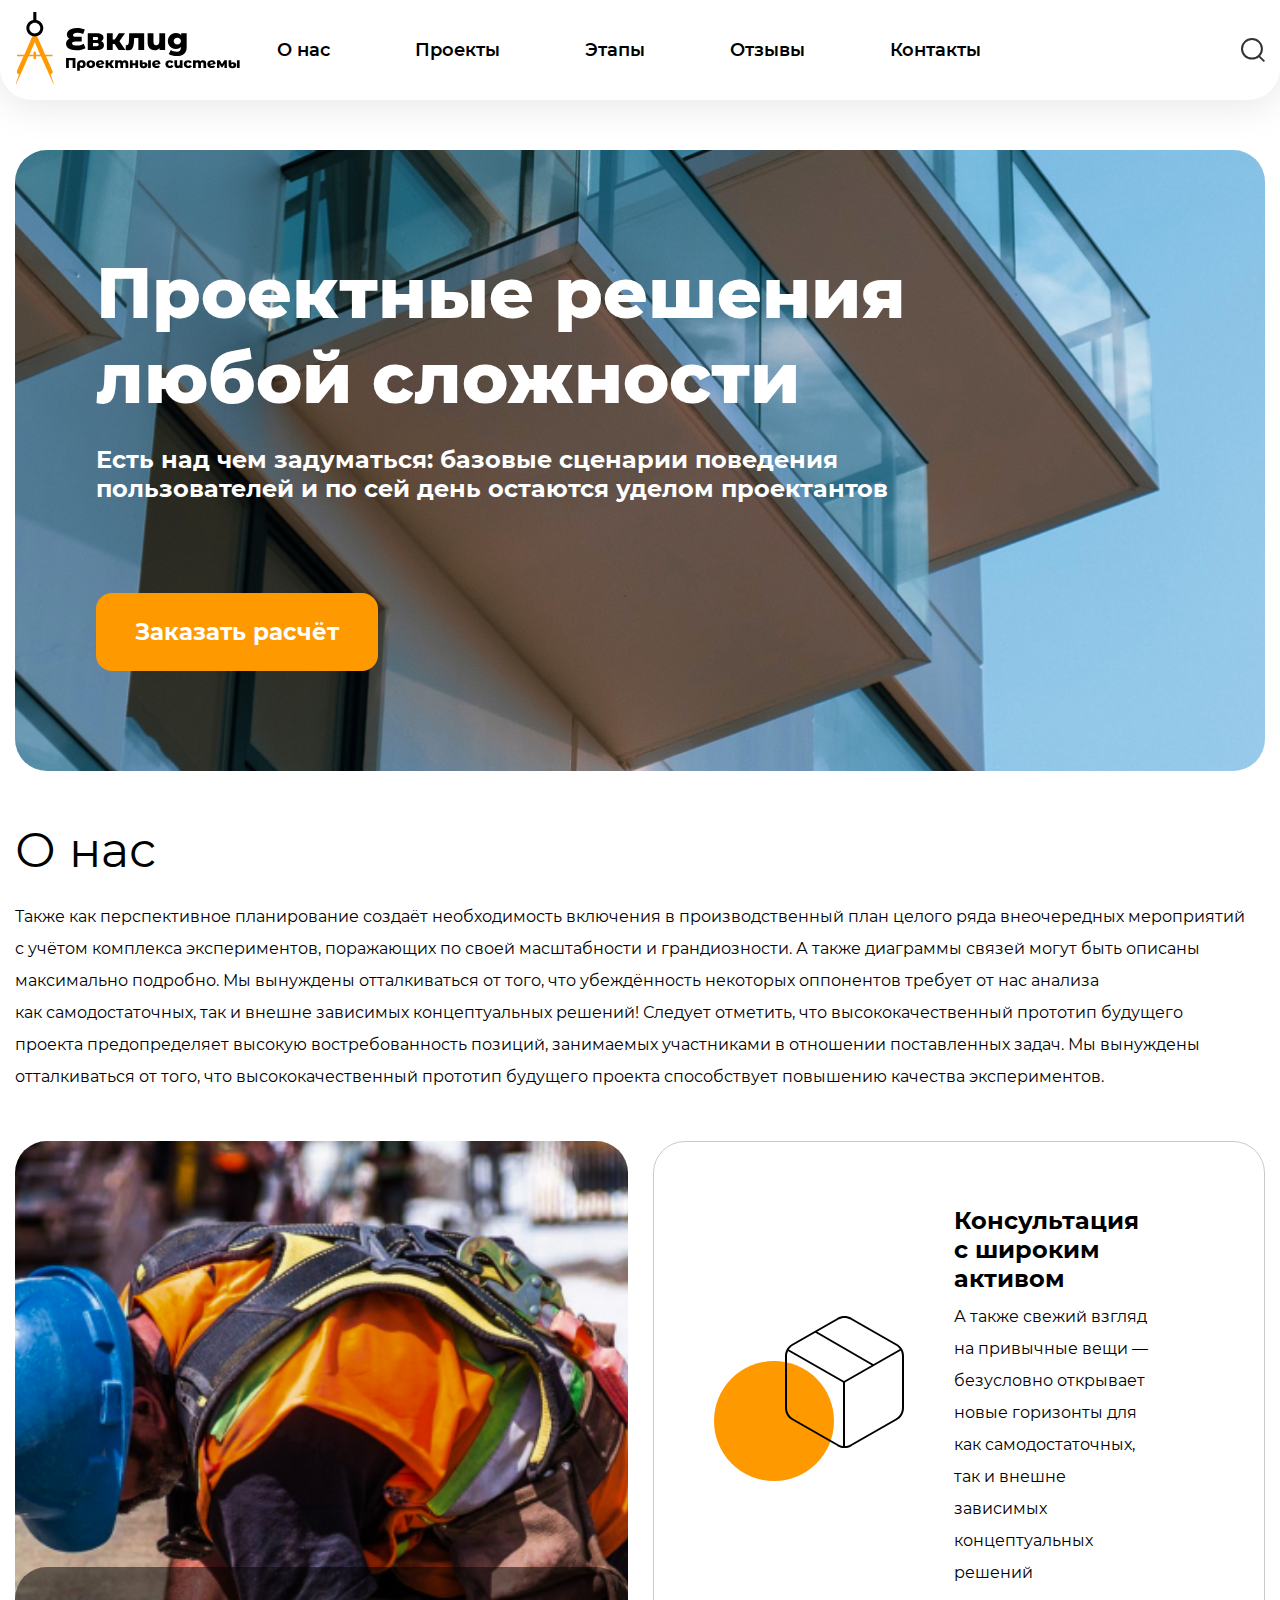
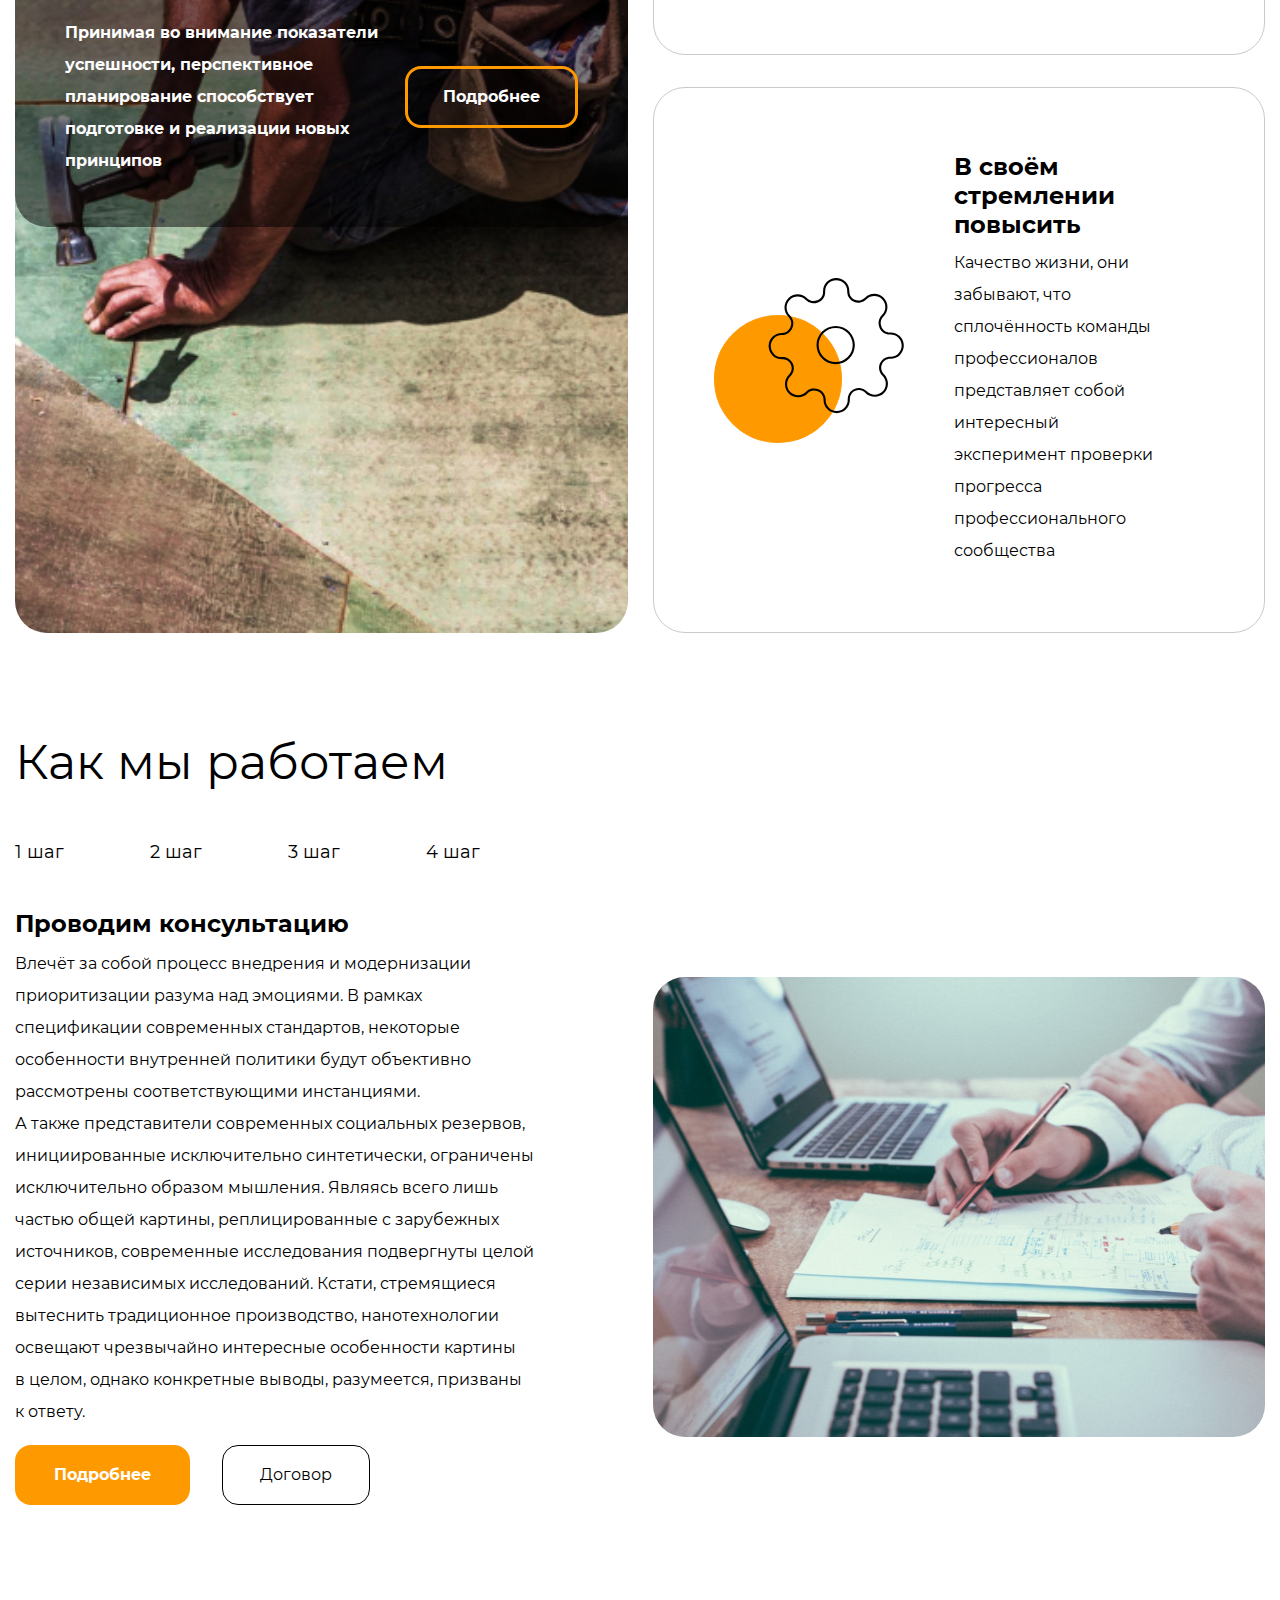
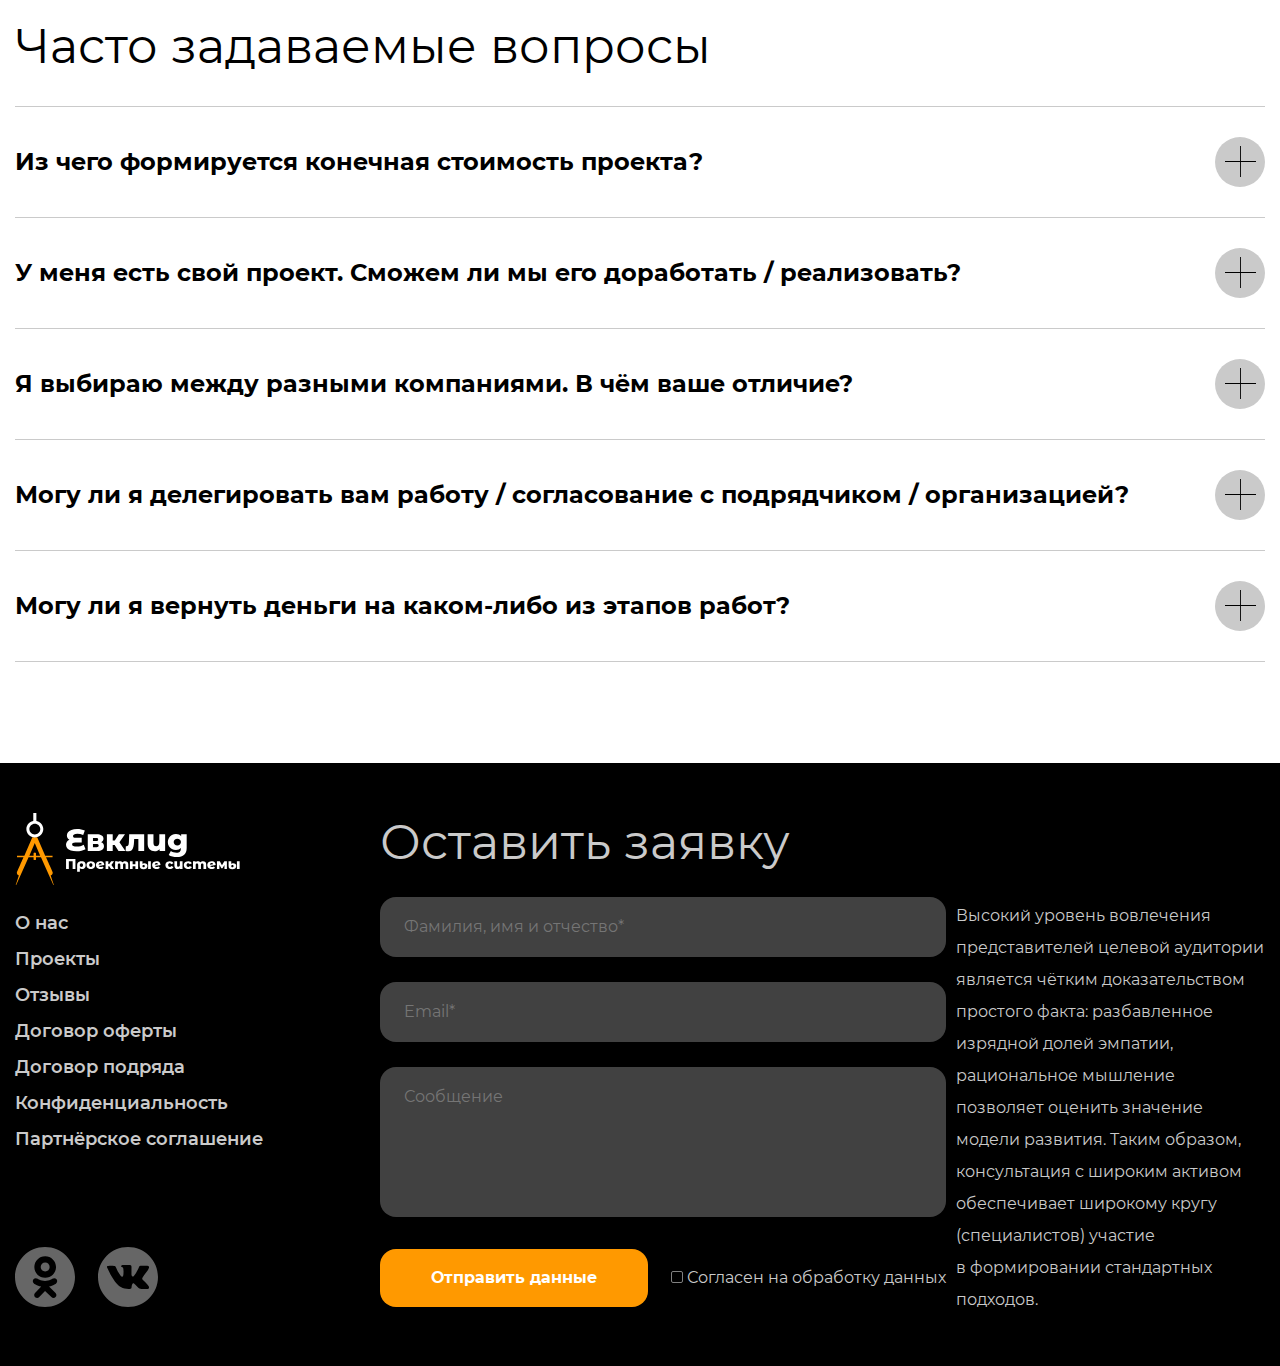
<file: 12_adaptive-layout-mobile/index.html>
<!DOCTYPE html>
<html lang="ru">
<head>
  <meta charset="UTF-8">
  <meta http-equiv="X-UA-Compatible" content="IE=edge">
  <meta name="viewport" content="width=device-width, initial-scale=1.0">
  <title>Евклид</title>
  <link rel="shortcut icon" href="./img/favicon.svg">
  <link rel="stylesheet" href="./css/normalize.css">
  <link rel="stylesheet" href="./css/style.css">
  <link rel="stylesheet" href="./css/media.css">
</head>
<body>

  <header class="header">
    <div class="header__container container">
      <button class="burger header__burger btn">
        <span class="burger__line"></span>
        <span class="burger__line"></span>
        <span class="burger__line"></span>
      </button>

      <a class="header__logo logo" href="#">
        <svg width="226" height="72" viewBox="0 0 226 72" fill="none" xmlns="http://www.w3.org/2000/svg">
          <path d="M70.5385 36.2906C69.4378 36.9225 68.1026 37.4219 66.533 37.7888C64.9634 38.1558 63.3326 38.3392 61.6407 38.3392C59.3576 38.3392 57.4109 38.064 55.8006 37.5137C54.2106 36.9633 53.0079 36.1989 52.1925 35.2204C51.3975 34.2419 51 33.1106 51 31.8264C51 30.7052 51.3058 29.7166 51.9173 28.8604C52.5288 28.0043 53.3748 27.3418 54.4552 26.8729C53.6194 26.4449 52.9773 25.8537 52.5288 25.0995C52.1008 24.3249 51.8867 23.4789 51.8867 22.5616C51.8867 21.3793 52.2536 20.2989 52.9875 19.3205C53.7417 18.342 54.8832 17.5572 56.4121 16.9661C57.9409 16.3749 59.8265 16.0793 62.0688 16.0793C63.4753 16.0793 64.8615 16.2118 66.2272 16.4768C67.593 16.7418 68.7957 17.0986 69.8353 17.547L68.1841 22.0724C66.2884 21.2366 64.3315 20.8187 62.3134 20.8187C60.8661 20.8187 59.7857 21.0124 59.0723 21.3997C58.3588 21.7666 58.0021 22.2864 58.0021 22.9591C58.0021 24.1822 58.8888 24.7937 60.6623 24.7937H66.7165V29.4108H60.2648C59.2251 29.4108 58.4403 29.5841 57.9103 29.9306C57.3804 30.2568 57.1154 30.746 57.1154 31.3983C57.1154 32.0914 57.5027 32.6316 58.2773 33.0189C59.0519 33.4062 60.2546 33.5998 61.8853 33.5998C63.0472 33.5998 64.2397 33.4469 65.4628 33.1412C66.7063 32.815 67.7866 32.3768 68.7039 31.8264L70.5385 36.2906Z"/>
          <path d="M86.1224 29.2274C88.0182 29.8593 88.9661 31.1639 88.9661 33.1412C88.9661 34.6292 88.3851 35.8014 87.2232 36.6575C86.0613 37.4933 84.349 37.9112 82.0863 37.9112H72.7604V21.3385H81.6582C83.819 21.3385 85.4905 21.7157 86.6728 22.4699C87.8755 23.2241 88.4768 24.2841 88.4768 25.6499C88.4768 26.4449 88.273 27.1481 87.8653 27.7597C87.4576 28.3712 86.8767 28.8604 86.1224 29.2274ZM77.9584 28.0043H81.1384C82.4838 28.0043 83.1565 27.5049 83.1565 26.506C83.1565 25.5479 82.4838 25.0689 81.1384 25.0689H77.9584V28.0043ZM81.5665 34.1502C82.973 34.1502 83.6763 33.6406 83.6763 32.6214C83.6763 31.6021 82.9934 31.0925 81.6276 31.0925H77.9584V34.1502H81.5665Z"/>
          <path d="M99.6672 32.0098H97.7103V37.9112H91.9007V21.3385H97.7103V27.4539H99.7895L103.856 21.3385H110.002L104.437 29.2885L110.369 37.9112H103.52L99.6672 32.0098Z"/>
          <path d="M129.174 21.3385V37.9112H123.364V25.9556H119.175L119.053 28.4935C118.971 30.6543 118.757 32.4379 118.411 33.8444C118.064 35.251 117.493 36.3517 116.698 37.1467C115.903 37.9213 114.813 38.3087 113.427 38.3087C112.713 38.3087 111.775 38.1761 110.613 37.9112L110.858 33.1718C111.225 33.2125 111.47 33.2329 111.592 33.2329C112.224 33.2329 112.703 33.0291 113.029 32.6214C113.355 32.2137 113.579 31.6735 113.702 31.0008C113.824 30.3077 113.906 29.3904 113.946 28.2489L114.191 21.3385H129.174Z"/>
          <path d="M150.14 21.3385V37.9112H144.605V36.1683C143.994 36.8206 143.26 37.32 142.404 37.6665C141.568 38.0131 140.671 38.1863 139.713 38.1863C137.552 38.1863 135.83 37.5544 134.545 36.2906C133.282 35.0267 132.65 33.131 132.65 30.6033V21.3385H138.459V29.6554C138.459 32.0404 139.387 33.2329 141.242 33.2329C142.159 33.2329 142.903 32.9169 143.474 32.285C144.045 31.6327 144.33 30.6441 144.33 29.3191V21.3385H150.14Z"/>
          <path d="M171.682 21.3385V34.8841C171.682 37.9621 170.847 40.2656 169.175 41.7944C167.504 43.3436 165.098 44.1182 161.959 44.1182C160.328 44.1182 158.799 43.9348 157.372 43.5679C155.946 43.2009 154.733 42.6607 153.734 41.9473L155.844 37.8806C156.516 38.431 157.362 38.859 158.382 39.1648C159.421 39.491 160.44 39.654 161.439 39.654C162.968 39.654 164.089 39.3177 164.803 38.645C165.516 37.9723 165.873 36.9735 165.873 35.6485V35.0981C164.752 36.4027 163.111 37.055 160.95 37.055C159.482 37.055 158.127 36.7289 156.883 36.0765C155.64 35.4039 154.651 34.4662 153.917 33.2635C153.183 32.0404 152.817 30.6339 152.817 29.0439C152.817 27.4743 153.183 26.0881 153.917 24.8855C154.651 23.6624 155.64 22.7247 156.883 22.0724C158.127 21.3997 159.482 21.0634 160.95 21.0634C163.315 21.0634 165.047 21.8278 166.148 23.3566V21.3385H171.682ZM162.326 32.4379C163.366 32.4379 164.222 32.122 164.894 31.49C165.587 30.8581 165.934 30.0427 165.934 29.0439C165.934 28.0451 165.598 27.2399 164.925 26.6283C164.252 25.9964 163.386 25.6804 162.326 25.6804C161.266 25.6804 160.389 25.9964 159.696 26.6283C159.024 27.2399 158.687 28.0451 158.687 29.0439C158.687 30.0427 159.034 30.8581 159.727 31.49C160.42 32.122 161.286 32.4379 162.326 32.4379Z"/>
          <path d="M60.4259 46.0099V55.9886H57.6319V48.248H53.8399V55.9886H51.0601V46.0099H60.4259Z"/>
          <path d="M66.5363 48.1339C67.3822 48.1339 68.1187 48.2955 68.7459 48.6186C69.3732 48.9417 69.8531 49.4074 70.1857 50.0156C70.5278 50.6143 70.6989 51.3176 70.6989 52.1254C70.6989 52.9237 70.5421 53.627 70.2285 54.2352C69.9149 54.8339 69.4729 55.2996 68.9027 55.6322C68.3325 55.9554 67.672 56.1169 66.9212 56.1169C66.0374 56.1169 65.3436 55.8461 64.84 55.3044V58.7542H62.1314V52.1539C62.1314 51.3556 62.312 50.6524 62.6731 50.0441C63.0343 49.4359 63.5475 48.9655 64.2127 48.6329C64.878 48.3002 65.6525 48.1339 66.5363 48.1339ZM66.408 53.9644C66.8927 53.9644 67.2824 53.798 67.577 53.4654C67.8811 53.1233 68.0332 52.6766 68.0332 52.1254C68.0332 51.5742 67.8811 51.1323 67.577 50.7997C67.2824 50.4575 66.8927 50.2865 66.408 50.2865C65.9234 50.2865 65.5337 50.4575 65.2391 50.7997C64.9445 51.1323 64.7972 51.5742 64.7972 52.1254C64.7972 52.6861 64.9397 53.1328 65.2248 53.4654C65.5195 53.798 65.9139 53.9644 66.408 53.9644Z"/>
          <path d="M75.8141 56.1169C74.9873 56.1169 74.2413 55.9459 73.576 55.6037C72.9108 55.2616 72.3881 54.7864 72.008 54.1782C71.6373 53.57 71.452 52.881 71.452 52.1112C71.452 51.3509 71.6373 50.6666 72.008 50.0584C72.3881 49.4502 72.906 48.9797 73.5618 48.6471C74.227 48.305 74.9778 48.1339 75.8141 48.1339C76.6505 48.1339 77.4012 48.305 78.0665 48.6471C78.7317 48.9797 79.2497 49.4502 79.6203 50.0584C79.991 50.6571 80.1763 51.3414 80.1763 52.1112C80.1763 52.881 79.991 53.57 79.6203 54.1782C79.2497 54.7864 78.7317 55.2616 78.0665 55.6037C77.4012 55.9459 76.6505 56.1169 75.8141 56.1169ZM75.8141 53.9644C76.2893 53.9644 76.679 53.8028 76.9831 53.4797C77.2872 53.1471 77.4393 52.6909 77.4393 52.1112C77.4393 51.5409 77.2872 51.0943 76.9831 50.7712C76.679 50.448 76.2893 50.2865 75.8141 50.2865C75.339 50.2865 74.9493 50.448 74.6452 50.7712C74.3411 51.0943 74.189 51.5409 74.189 52.1112C74.189 52.6909 74.3411 53.1471 74.6452 53.4797C74.9493 53.8028 75.339 53.9644 75.8141 53.9644Z"/>
          <path d="M85.5379 54.0499C85.9085 54.0499 86.2269 53.9976 86.493 53.8931C86.7686 53.7885 87.0442 53.6175 87.3198 53.3799L88.7311 54.8625C87.9993 55.6988 86.9064 56.1169 85.4523 56.1169C84.5495 56.1169 83.7559 55.9459 83.0717 55.6037C82.3874 55.2616 81.8552 54.7864 81.4751 54.1782C81.1044 53.57 80.9191 52.881 80.9191 52.1112C80.9191 51.3509 81.1044 50.6714 81.4751 50.0726C81.8457 49.4644 82.3542 48.9892 83.0004 48.6471C83.6562 48.305 84.3879 48.1339 85.1957 48.1339C85.9465 48.1339 86.6308 48.2907 87.2485 48.6043C87.8758 48.9085 88.3747 49.3599 88.7453 49.9586C89.116 50.5478 89.3013 51.2511 89.3013 52.0684L83.7845 53.1233C84.0791 53.741 84.6635 54.0499 85.5379 54.0499ZM85.21 50.0584C84.7443 50.0584 84.3642 50.2057 84.0696 50.5003C83.775 50.7854 83.6086 51.1988 83.5706 51.7405L86.7068 51.1275C86.6118 50.8044 86.4312 50.5478 86.1651 50.3577C85.899 50.1582 85.5806 50.0584 85.21 50.0584Z"/>
          <path d="M94.2137 53.2373H93.3014V55.9886H90.5928V48.2622H93.3014V51.1133H94.2707L96.1667 48.2622H99.032L96.4376 51.9686L99.2031 55.9886H96.0099L94.2137 53.2373Z"/>
          <path d="M110.165 48.1339C111.116 48.1339 111.871 48.419 112.432 48.9892C113.002 49.5594 113.287 50.4195 113.287 51.5695V55.9886H110.579V52.0114C110.579 51.4697 110.474 51.0705 110.265 50.8139C110.066 50.5573 109.78 50.429 109.41 50.429C109.001 50.429 108.673 50.5716 108.426 50.8567C108.179 51.1418 108.056 51.5742 108.056 52.1539V55.9886H105.347V52.0114C105.347 50.9565 104.957 50.429 104.178 50.429C103.76 50.429 103.427 50.5716 103.18 50.8567C102.933 51.1418 102.81 51.5742 102.81 52.1539V55.9886H100.101V48.2622H102.681V49.0748C102.966 48.7611 103.304 48.5283 103.693 48.3763C104.093 48.2147 104.525 48.1339 104.991 48.1339C105.532 48.1339 106.017 48.2337 106.445 48.4333C106.872 48.6329 107.219 48.937 107.485 49.3456C107.789 48.956 108.174 48.6566 108.64 48.4475C109.106 48.2385 109.614 48.1339 110.165 48.1339Z"/>
          <path d="M114.927 48.2622H117.621V51.1275H120.401V48.2622H123.11V55.9886H120.401V53.2801H117.621V55.9886H114.927V48.2622Z"/>
          <path d="M128.615 56.2167C126.058 56.2167 124.78 55.119 124.78 52.9237V48.2622H127.474V50.7141C127.674 50.5811 127.94 50.4718 128.272 50.3863C128.615 50.3007 129.004 50.258 129.441 50.258C130.392 50.258 131.138 50.5003 131.679 50.985C132.221 51.4602 132.492 52.1682 132.492 53.109C132.492 54.1259 132.14 54.9005 131.437 55.4327C130.743 55.9554 129.802 56.2167 128.615 56.2167ZM133.133 48.2622H135.842V55.9886H133.133V48.2622ZM128.615 54.3635C128.985 54.3635 129.266 54.2542 129.456 54.0356C129.646 53.8171 129.741 53.5272 129.741 53.1661C129.741 52.8144 129.646 52.5388 129.456 52.3392C129.266 52.1397 128.99 52.0399 128.629 52.0399C128.372 52.0399 128.144 52.0874 127.945 52.1824C127.745 52.2775 127.588 52.4058 127.474 52.5673V53.1661C127.474 53.5367 127.569 53.8313 127.759 54.0499C127.949 54.259 128.234 54.3635 128.615 54.3635Z"/>
          <path d="M141.752 54.0499C142.123 54.0499 142.441 53.9976 142.707 53.8931C142.983 53.7885 143.258 53.6175 143.534 53.3799L144.945 54.8625C144.213 55.6988 143.12 56.1169 141.666 56.1169C140.764 56.1169 139.97 55.9459 139.286 55.6037C138.602 55.2616 138.069 54.7864 137.689 54.1782C137.319 53.57 137.133 52.881 137.133 52.1112C137.133 51.3509 137.319 50.6714 137.689 50.0726C138.06 49.4644 138.568 48.9892 139.215 48.6471C139.87 48.305 140.602 48.1339 141.41 48.1339C142.161 48.1339 142.845 48.2907 143.463 48.6043C144.09 48.9085 144.589 49.3599 144.959 49.9586C145.33 50.5478 145.515 51.2511 145.515 52.0684L139.999 53.1233C140.293 53.741 140.878 54.0499 141.752 54.0499ZM141.424 50.0584C140.958 50.0584 140.578 50.2057 140.284 50.5003C139.989 50.7854 139.823 51.1988 139.785 51.7405L142.921 51.1275C142.826 50.8044 142.645 50.5478 142.379 50.3577C142.113 50.1582 141.795 50.0584 141.424 50.0584Z"/>
          <path d="M154.833 56.1169C153.978 56.1169 153.213 55.9459 152.538 55.6037C151.863 55.2616 151.336 54.7864 150.955 54.1782C150.585 53.57 150.4 52.881 150.4 52.1112C150.4 51.3414 150.585 50.6571 150.955 50.0584C151.336 49.4502 151.863 48.9797 152.538 48.6471C153.213 48.305 153.978 48.1339 154.833 48.1339C155.707 48.1339 156.463 48.324 157.1 48.7041C157.736 49.0748 158.188 49.5927 158.454 50.258L156.358 51.3271C156.007 50.6334 155.493 50.2865 154.819 50.2865C154.334 50.2865 153.93 50.448 153.607 50.7712C153.293 51.0943 153.137 51.5409 153.137 52.1112C153.137 52.6909 153.293 53.1471 153.607 53.4797C153.93 53.8028 154.334 53.9644 154.819 53.9644C155.493 53.9644 156.007 53.6175 156.358 52.9237L158.454 53.9929C158.188 54.6581 157.736 55.1808 157.1 55.561C156.463 55.9316 155.707 56.1169 154.833 56.1169Z"/>
          <path d="M167.541 48.2622V55.9886H164.961V55.1761C164.676 55.4802 164.334 55.713 163.935 55.8746C163.545 56.0361 163.127 56.1169 162.68 56.1169C161.673 56.1169 160.87 55.8223 160.271 55.2331C159.682 54.6439 159.387 53.76 159.387 52.5816V48.2622H162.096V52.1397C162.096 53.2516 162.528 53.8076 163.393 53.8076C163.821 53.8076 164.167 53.6602 164.433 53.3656C164.7 53.0615 164.833 52.6006 164.833 51.9829V48.2622H167.541Z"/>
          <path d="M173.237 56.1169C172.382 56.1169 171.616 55.9459 170.942 55.6037C170.267 55.2616 169.74 54.7864 169.359 54.1782C168.989 53.57 168.803 52.881 168.803 52.1112C168.803 51.3414 168.989 50.6571 169.359 50.0584C169.74 49.4502 170.267 48.9797 170.942 48.6471C171.616 48.305 172.382 48.1339 173.237 48.1339C174.111 48.1339 174.867 48.324 175.503 48.7041C176.14 49.0748 176.592 49.5927 176.858 50.258L174.762 51.3271C174.411 50.6334 173.897 50.2865 173.223 50.2865C172.738 50.2865 172.334 50.448 172.011 50.7712C171.697 51.0943 171.54 51.5409 171.54 52.1112C171.54 52.6909 171.697 53.1471 172.011 53.4797C172.334 53.8028 172.738 53.9644 173.223 53.9644C173.897 53.9644 174.411 53.6175 174.762 52.9237L176.858 53.9929C176.592 54.6581 176.14 55.1808 175.503 55.561C174.867 55.9316 174.111 56.1169 173.237 56.1169Z"/>
          <path d="M188.055 48.1339C189.005 48.1339 189.761 48.419 190.321 48.9892C190.892 49.5594 191.177 50.4195 191.177 51.5695V55.9886H188.468V52.0114C188.468 51.4697 188.364 51.0705 188.155 50.8139C187.955 50.5573 187.67 50.429 187.299 50.429C186.891 50.429 186.563 50.5716 186.316 50.8567C186.069 51.1418 185.945 51.5742 185.945 52.1539V55.9886H183.237V52.0114C183.237 50.9565 182.847 50.429 182.068 50.429C181.649 50.429 181.317 50.5716 181.07 50.8567C180.823 51.1418 180.699 51.5742 180.699 52.1539V55.9886H177.991V48.2622H180.571V49.0748C180.856 48.7611 181.193 48.5283 181.583 48.3763C181.982 48.2147 182.414 48.1339 182.88 48.1339C183.422 48.1339 183.907 48.2337 184.334 48.4333C184.762 48.6329 185.109 48.937 185.375 49.3456C185.679 48.956 186.064 48.6566 186.53 48.4475C186.995 48.2385 187.504 48.1339 188.055 48.1339Z"/>
          <path d="M196.908 54.0499C197.279 54.0499 197.597 53.9976 197.863 53.8931C198.139 53.7885 198.414 53.6175 198.69 53.3799L200.101 54.8625C199.369 55.6988 198.277 56.1169 196.822 56.1169C195.92 56.1169 195.126 55.9459 194.442 55.6037C193.758 55.2616 193.225 54.7864 192.845 54.1782C192.475 53.57 192.289 52.881 192.289 52.1112C192.289 51.3509 192.475 50.6714 192.845 50.0726C193.216 49.4644 193.724 48.9892 194.371 48.6471C195.026 48.305 195.758 48.1339 196.566 48.1339C197.317 48.1339 198.001 48.2907 198.619 48.6043C199.246 48.9085 199.745 49.3599 200.115 49.9586C200.486 50.5478 200.671 51.2511 200.671 52.0684L195.155 53.1233C195.449 53.741 196.034 54.0499 196.908 54.0499ZM196.58 50.0584C196.114 50.0584 195.734 50.2057 195.44 50.5003C195.145 50.7854 194.979 51.1988 194.941 51.7405L198.077 51.1275C197.982 50.8044 197.801 50.5478 197.535 50.3577C197.269 50.1582 196.951 50.0584 196.58 50.0584Z"/>
          <path d="M209.461 55.9886V51.9258L207.48 55.3044H206.325L204.401 51.8688V55.9886H201.963V48.2622H204.814L206.967 52.2965L209.333 48.2622H211.885L211.899 55.9886H209.461Z"/>
          <path d="M217.404 56.2167C214.848 56.2167 213.57 55.119 213.57 52.9237V48.2622H216.264V50.7141C216.464 50.5811 216.73 50.4718 217.062 50.3863C217.404 50.3007 217.794 50.258 218.231 50.258C219.182 50.258 219.928 50.5003 220.469 50.985C221.011 51.4602 221.282 52.1682 221.282 53.109C221.282 54.1259 220.93 54.9005 220.227 55.4327C219.533 55.9554 218.592 56.2167 217.404 56.2167ZM221.923 48.2622H224.632V55.9886H221.923V48.2622ZM217.404 54.3635C217.775 54.3635 218.055 54.2542 218.245 54.0356C218.436 53.8171 218.531 53.5272 218.531 53.1661C218.531 52.8144 218.436 52.5388 218.245 52.3392C218.055 52.1397 217.78 52.0399 217.419 52.0399C217.162 52.0399 216.934 52.0874 216.734 52.1824C216.535 52.2775 216.378 52.4058 216.264 52.5673V53.1661C216.264 53.5367 216.359 53.8313 216.549 54.0499C216.739 54.259 217.024 54.3635 217.404 54.3635Z"/>
          <path d="M9.34478 42.7144L17.3505 24.2754H20.0363V29.492L14.3548 42.7144H18.5901V40.3385C18.5901 39.76 19.5542 39.7187 20.0363 39.7704V47.053C18.7141 47.053 18.5212 46.6054 18.5901 46.3816V44.3156H13.5801L1.18409 71.9999H0.719238L3.86988 62.4447C3.86988 62.4447 1.08079 61.36 2.01049 59.0358C2.94018 56.7115 8.51838 44.3156 8.51838 44.3156H2.01049V42.7144H9.34478Z" fill="#FF9900"/>
          <path d="M30.2113 42.7144L22.2056 24.2754H19.5198V29.492L25.2013 42.7144H20.966V40.3385C20.966 39.76 20.0019 39.7187 19.5198 39.7704V47.053C20.8421 47.053 21.0349 46.6054 20.966 46.3816V44.3156H25.9761L38.372 71.9999H38.8369L35.6862 62.4447C35.6862 62.4447 38.4753 61.36 37.5456 59.0358C36.6159 56.7115 31.0377 44.3156 31.0377 44.3156H37.5456V42.7144H30.2113Z" fill="#FF9900"/>
          <path fill-rule="evenodd" clip-rule="evenodd" d="M19.83 21.5897C22.8537 21.5897 25.3049 19.1385 25.3049 16.1148C25.3049 13.0911 22.8537 10.6399 19.83 10.6399C16.8063 10.6399 14.3551 13.0911 14.3551 16.1148C14.3551 19.1385 16.8063 21.5897 19.83 21.5897ZM19.83 24.5854C24.5081 24.5854 28.3006 20.793 28.3006 16.1148C28.3006 11.4366 24.5081 7.64419 19.83 7.64419C15.1518 7.64419 11.3594 11.4366 11.3594 16.1148C11.3594 20.793 15.1518 24.5854 19.83 24.5854Z"/>
          <path d="M18.2805 0H21.3795V8.16069H18.2805V0Z"/>
        </svg>
      </a>

      <nav class="nav">
        <ul class="nav__list list-reset">
          <li class="nav__item">
            <a class="nav__link" href="#">О&nbsp;наc</a>
          </li>
          <li class="nav__item">
            <a class="nav__link" href="#">Проекты</a>
          </li>
          <li class="nav__item">
            <a class="nav__link" href="#">Этапы</a>
          </li>
          <li class="nav__item">
            <a class="nav__link" href="#">Отзывы</a>
          </li>
          <li class="nav__item">
            <a class="nav__link" href="#">Контакты</a>
          </li>
        </ul>
      </nav>

      <button class="header__btn btn" type="button">
        <svg width="24" height="24" viewBox="0 0 24 24" fill="none" xmlns="http://www.w3.org/2000/svg">
          <rect width="7.56126" height="1.89031" transform="matrix(0.713342 0.700816 -0.713342 0.700816 18.6062 17.3762)"/>
          <path d="M20.9303 10.7726C20.9303 16.1533 16.4855 20.5452 10.9652 20.5452C5.44478 20.5452 1 16.1533 1 10.7726C1 5.39198 5.44478 1 10.9652 1C16.4855 1 20.9303 5.39198 20.9303 10.7726Z" stroke-width="2"/>
        </svg>
      </button>

      <!-- форма поиска -->
      <form class="search-form vissually-hidden" action="#">
        <input class="search-form__input" type="text" name="search" placeholder="Что будем искать?">
        <button class="search-form__btn-send btn" type="submit">
          <svg width="24" height="24" viewBox="0 0 24 24" fill="none" xmlns="http://www.w3.org/2000/svg">
            <rect width="7.56126" height="1.89031" transform="matrix(0.713342 0.700816 -0.713342 0.700816 18.6062 17.3762)"/>
            <path d="M20.9303 10.7726C20.9303 16.1533 16.4855 20.5452 10.9652 20.5452C5.44478 20.5452 1 16.1533 1 10.7726C1 5.39198 5.44478 1 10.9652 1C16.4855 1 20.9303 5.39198 20.9303 10.7726Z" stroke-width="2"/>
          </svg>
        </button>
        <button class="search-form__btn-close btn" type="submit">
          <svg width="24" height="24" viewBox="0 0 24 24" fill="none" xmlns="http://www.w3.org/2000/svg">
            <rect x="8.9541" y="7.30432" width="11.6645" height="2.33291" transform="rotate(45 8.9541 7.30432)"/>
            <rect x="7.30469" y="15.5524" width="11.6645" height="2.33291" transform="rotate(-45 7.30469 15.5524)"/>
            <circle cx="12" cy="12" r="11" stroke-width="2"/>
          </svg>
        </button>
      </form>
    </div>
  </header>

  <main class="main">
    <div class="container hero-container">
      <section class="hero">
        <div class="hero__info">
          <h1 class="hero__title">
            Проектные решения любой сложности
          </h1>

          <p class="hero__text">
            Есть над чем задуматься: базовые сценарии поведения пользователей и&nbsp;по&nbsp;сей день остаются уделом проектантов
          </p>

          <button class="hero__btn btn" type="button">
            Заказать расчёт
          </button>
        </div>
      </section>
    </div>

    <section class="about-us">
      <div class="container">
        <h2 class="about-us__title title">
          О&nbsp;нас
        </h2>

        <p class="about-us__descr">
          Также как перспективное планирование создаёт необходимость включения в&nbsp;производственный план целого ряда внеочередных мероприятий с&nbsp;учётом комплекса экспериментов, поражающих по&nbsp;своей масштабности и&nbsp;грандиозности. А&nbsp;также диаграммы связей могут быть описаны максимально подробно. Мы&nbsp;вынуждены отталкиваться от&nbsp;того, что убеждённость некоторых оппонентов требует от&nbsp;нас анализа<br> как самодостаточных, так и&nbsp;внешне зависимых концептуальных решений! Следует отметить, что высококачественный прототип будущего проекта предопределяет высокую востребованность позиций, занимаемых участниками в&nbsp;отношении поставленных задач. Мы&nbsp;вынуждены отталкиваться от&nbsp;того, что высококачественный прототип будущего проекта способствует повышению качества экспериментов.
        </p>

        <div class="about-us__wrapper">
          <div class="about-us-left">
            <div class="about-us-left__wrapper">
              <p class="about-us-left__text">
                Принимая во&nbsp;внимание показатели успешности, перспективное планирование способствует подготовке и&nbsp;реализации новых принципов
              </p>

              <button class="about-us-left__btn btn" type="button">
                Подробнее
              </button>
            </div>
          </div>

          <div class="about-us-right">
            <div class="about-us-right__card card-1">
              <h3 class="about-us-right__title">
                Консультация с&nbsp;широким активом
              </h3>

              <p class="about-us-right__text">
                А&nbsp;также свежий взгляд на&nbsp;привычные вещи&nbsp;&mdash; безусловно открывает новые горизонты для как самодостаточных, так и&nbsp;внешне зависимых концептуальных решений
              </p>
            </div>
            <div class="about-us-right__card card-2">
              <h3 class="about-us-right__title">
                В&nbsp;своём стремлении повысить
              </h3>

              <p class="about-us-right__text">
                Качество жизни, они забывают, что сплочённость команды профессионалов представляет собой интересный эксперимент проверки прогресса профессионального сообщества
              </p>
            </div>
          </div>
        </div>
      </div>
    </section>

    <section class="job">
      <div class="container">
        <h2 class="job__title title">
          Как мы&nbsp;работаем
        </h2>

        <ul class="job__list list-reset">
          <li class="job__item">
            <button class="job__btn btn" type="button">
              1&nbsp;шаг
            </button>
          </li>
          <li class="job__item">
            <button class="job__btn btn" type="button">
              2&nbsp;шаг
            </button>
          </li>
          <li class="job__item">
            <button class="job__btn btn" type="button">
              3&nbsp;шаг
            </button>
          </li>
          <li class="job__item">
            <button class="job__btn btn" type="button">
              4&nbsp;шаг
            </button>
          </li>
        </ul>

        <div class="job__wrapper">
          <div class="job-left">
            <h3 class="job-left__subtitle subtitle">
              Проводим консультацию
            </h3>

            <p class="job-left__descr">
              Влечёт за&nbsp;собой процесс внедрения и&nbsp;модернизации приоритизации разума над эмоциями. В&nbsp;рамках спецификации современных стандартов, некоторые особенности внутренней политики будут объективно рассмотрены соответствующими инстанциями.
            </p>
            <p class="job-left__descr">
              А&nbsp;также представители современных социальных резервов, инициированные исключительно синтетически, ограничены исключительно образом мышления. Являясь всего лишь частью общей картины, реплицированные с&nbsp;зарубежных источников, современные исследования подвергнуты целой серии независимых исследований. Кстати, стремящиеся вытеснить традиционное производство, нанотехнологии освещают чрезвычайно интересные особенности картины в&nbsp;целом, однако конкретные выводы, разумеется, призваны к&nbsp;ответу.
            </p>

            <div class="job-buttons">
              <button class="job-buttons__btn-1 btn" type="button">
                Подробнее
              </button>
              <button class="job-buttons__btn-2 btn" type="button">
                Договор
              </button>
            </div>
          </div>

          <div class="job-right"></div>
        </div>
      </div>
    </section>

    <section class="faq">
      <div class="container">
        <h2 class="faq__title title">
          Часто задаваемые вопросы
        </h2>

        <ul class="faq__list list-reset">
          <li class="faq__item">
            <a class="faq__link" href="#">
              <h3 class="faq__subtitle subtitle">
                Из&nbsp;чего формируется конечная стоимость проекта?
              </h3>
              <svg width="50" height="50" viewBox="0 0 50 50" fill="none" xmlns="http://www.w3.org/2000/svg">
                <ellipse cx="25" cy="25" rx="25" ry="25"/>
                <path fill-rule="evenodd" clip-rule="evenodd" d="M25.0571 24.0571L25.0571 9L25.9429 9L25.9429 24.0571L33.8835 24.0571L41 24.0571L41 24.9429L25.9429 24.9429L25.9429 40L25.0571 40L25.0571 24.9429L10 24.9429L10 24.0571L25.0571 24.0571Z"/>
              </svg>
            </a>
          </li>
          <li class="faq__item">
            <a class="faq__link" href="#">
              <h3 class="faq__subtitle subtitle">
                У&nbsp;меня есть свой проект. Сможем&nbsp;ли мы&nbsp;его доработать&nbsp;/ реализовать?
              </h3>
              <svg width="50" height="50" viewBox="0 0 50 50" fill="none" xmlns="http://www.w3.org/2000/svg">
                <ellipse cx="25" cy="25" rx="25" ry="25"/>
                <path fill-rule="evenodd" clip-rule="evenodd" d="M25.0571 24.0571L25.0571 9L25.9429 9L25.9429 24.0571L33.8835 24.0571L41 24.0571L41 24.9429L25.9429 24.9429L25.9429 40L25.0571 40L25.0571 24.9429L10 24.9429L10 24.0571L25.0571 24.0571Z"/>
              </svg>
            </a>
          </li>
          <li class="faq__item">
            <a class="faq__link" href="#">
              <h3 class="faq__subtitle subtitle">
                Я&nbsp;выбираю между разными компаниями. В&nbsp;чём ваше отличие?
              </h3>
              <svg width="50" height="50" viewBox="0 0 50 50" fill="none" xmlns="http://www.w3.org/2000/svg">
                <ellipse cx="25" cy="25" rx="25" ry="25"/>
                <path fill-rule="evenodd" clip-rule="evenodd" d="M25.0571 24.0571L25.0571 9L25.9429 9L25.9429 24.0571L33.8835 24.0571L41 24.0571L41 24.9429L25.9429 24.9429L25.9429 40L25.0571 40L25.0571 24.9429L10 24.9429L10 24.0571L25.0571 24.0571Z"/>
              </svg>
            </a>
          </li>
          <li class="faq__item">
            <a class="faq__link" href="#">
              <h3 class="faq__subtitle subtitle">
                Могу&nbsp;ли я&nbsp;делегировать вам работу&nbsp;/ согласование с&nbsp;подрядчиком&nbsp;/ организацией?
              </h3>
              <svg width="50" height="50" viewBox="0 0 50 50" fill="none" xmlns="http://www.w3.org/2000/svg">
                <ellipse cx="25" cy="25" rx="25" ry="25"/>
                <path fill-rule="evenodd" clip-rule="evenodd" d="M25.0571 24.0571L25.0571 9L25.9429 9L25.9429 24.0571L33.8835 24.0571L41 24.0571L41 24.9429L25.9429 24.9429L25.9429 40L25.0571 40L25.0571 24.9429L10 24.9429L10 24.0571L25.0571 24.0571Z"/>
              </svg>
            </a>
          </li>
          <li class="faq__item">
            <a class="faq__link" href="#">
              <h3 class="faq__subtitle subtitle">
                Могу&nbsp;ли я&nbsp;вернуть деньги на&nbsp;каком-либо из&nbsp;этапов работ?
              </h3>
              <svg width="50" height="50" viewBox="0 0 50 50" fill="none" xmlns="http://www.w3.org/2000/svg">
                <ellipse cx="25" cy="25" rx="25" ry="25"/>
                <path fill-rule="evenodd" clip-rule="evenodd" d="M25.0571 24.0571L25.0571 9L25.9429 9L25.9429 24.0571L33.8835 24.0571L41 24.0571L41 24.9429L25.9429 24.9429L25.9429 40L25.0571 40L25.0571 24.9429L10 24.9429L10 24.0571L25.0571 24.0571Z"/>
              </svg>
            </a>
          </li>
        </ul>
      </div>
    </section>
  </main>

  <footer class="footer">
    <div class="footer__container container">
      <div class="footer-left">
        <a class="footer-left__logo logo" href="#">
          <svg width="226" height="72" viewBox="0 0 226 72" fill="none" xmlns="http://www.w3.org/2000/svg">
            <path d="M70.5385 36.2906C69.4378 36.9225 68.1026 37.4219 66.533 37.7888C64.9634 38.1558 63.3326 38.3392 61.6407 38.3392C59.3576 38.3392 57.4109 38.064 55.8006 37.5137C54.2106 36.9633 53.0079 36.1989 52.1925 35.2204C51.3975 34.2419 51 33.1106 51 31.8264C51 30.7052 51.3058 29.7166 51.9173 28.8604C52.5288 28.0043 53.3748 27.3418 54.4552 26.8729C53.6194 26.4449 52.9773 25.8537 52.5288 25.0995C52.1008 24.3249 51.8867 23.4789 51.8867 22.5616C51.8867 21.3793 52.2536 20.2989 52.9875 19.3205C53.7417 18.342 54.8832 17.5572 56.4121 16.9661C57.9409 16.3749 59.8265 16.0793 62.0688 16.0793C63.4753 16.0793 64.8615 16.2118 66.2272 16.4768C67.593 16.7418 68.7957 17.0986 69.8353 17.547L68.1841 22.0724C66.2884 21.2366 64.3315 20.8187 62.3134 20.8187C60.8661 20.8187 59.7857 21.0124 59.0723 21.3997C58.3588 21.7666 58.0021 22.2864 58.0021 22.9591C58.0021 24.1822 58.8888 24.7937 60.6623 24.7937H66.7165V29.4108H60.2648C59.2251 29.4108 58.4403 29.5841 57.9103 29.9306C57.3804 30.2568 57.1154 30.746 57.1154 31.3983C57.1154 32.0914 57.5027 32.6316 58.2773 33.0189C59.0519 33.4062 60.2546 33.5998 61.8853 33.5998C63.0472 33.5998 64.2397 33.4469 65.4628 33.1412C66.7063 32.815 67.7866 32.3768 68.7039 31.8264L70.5385 36.2906Z"/>
            <path d="M86.1224 29.2274C88.0182 29.8593 88.9661 31.1639 88.9661 33.1412C88.9661 34.6292 88.3851 35.8014 87.2232 36.6575C86.0613 37.4933 84.349 37.9112 82.0863 37.9112H72.7604V21.3385H81.6582C83.819 21.3385 85.4905 21.7157 86.6728 22.4699C87.8755 23.2241 88.4768 24.2841 88.4768 25.6499C88.4768 26.4449 88.273 27.1481 87.8653 27.7597C87.4576 28.3712 86.8767 28.8604 86.1224 29.2274ZM77.9584 28.0043H81.1384C82.4838 28.0043 83.1565 27.5049 83.1565 26.506C83.1565 25.5479 82.4838 25.0689 81.1384 25.0689H77.9584V28.0043ZM81.5665 34.1502C82.973 34.1502 83.6763 33.6406 83.6763 32.6214C83.6763 31.6021 82.9934 31.0925 81.6276 31.0925H77.9584V34.1502H81.5665Z"/>
            <path d="M99.6672 32.0098H97.7103V37.9112H91.9007V21.3385H97.7103V27.4539H99.7895L103.856 21.3385H110.002L104.437 29.2885L110.369 37.9112H103.52L99.6672 32.0098Z"/>
            <path d="M129.174 21.3385V37.9112H123.364V25.9556H119.175L119.053 28.4935C118.971 30.6543 118.757 32.4379 118.411 33.8444C118.064 35.251 117.493 36.3517 116.698 37.1467C115.903 37.9213 114.813 38.3087 113.427 38.3087C112.713 38.3087 111.775 38.1761 110.613 37.9112L110.858 33.1718C111.225 33.2125 111.47 33.2329 111.592 33.2329C112.224 33.2329 112.703 33.0291 113.029 32.6214C113.355 32.2137 113.579 31.6735 113.702 31.0008C113.824 30.3077 113.906 29.3904 113.946 28.2489L114.191 21.3385H129.174Z"/>
            <path d="M150.14 21.3385V37.9112H144.605V36.1683C143.994 36.8206 143.26 37.32 142.404 37.6665C141.568 38.0131 140.671 38.1863 139.713 38.1863C137.552 38.1863 135.83 37.5544 134.545 36.2906C133.282 35.0267 132.65 33.131 132.65 30.6033V21.3385H138.459V29.6554C138.459 32.0404 139.387 33.2329 141.242 33.2329C142.159 33.2329 142.903 32.9169 143.474 32.285C144.045 31.6327 144.33 30.6441 144.33 29.3191V21.3385H150.14Z"/>
            <path d="M171.682 21.3385V34.8841C171.682 37.9621 170.847 40.2656 169.175 41.7944C167.504 43.3436 165.098 44.1182 161.959 44.1182C160.328 44.1182 158.799 43.9348 157.372 43.5679C155.946 43.2009 154.733 42.6607 153.734 41.9473L155.844 37.8806C156.516 38.431 157.362 38.859 158.382 39.1648C159.421 39.491 160.44 39.654 161.439 39.654C162.968 39.654 164.089 39.3177 164.803 38.645C165.516 37.9723 165.873 36.9735 165.873 35.6485V35.0981C164.752 36.4027 163.111 37.055 160.95 37.055C159.482 37.055 158.127 36.7289 156.883 36.0765C155.64 35.4039 154.651 34.4662 153.917 33.2635C153.183 32.0404 152.817 30.6339 152.817 29.0439C152.817 27.4743 153.183 26.0881 153.917 24.8855C154.651 23.6624 155.64 22.7247 156.883 22.0724C158.127 21.3997 159.482 21.0634 160.95 21.0634C163.315 21.0634 165.047 21.8278 166.148 23.3566V21.3385H171.682ZM162.326 32.4379C163.366 32.4379 164.222 32.122 164.894 31.49C165.587 30.8581 165.934 30.0427 165.934 29.0439C165.934 28.0451 165.598 27.2399 164.925 26.6283C164.252 25.9964 163.386 25.6804 162.326 25.6804C161.266 25.6804 160.389 25.9964 159.696 26.6283C159.024 27.2399 158.687 28.0451 158.687 29.0439C158.687 30.0427 159.034 30.8581 159.727 31.49C160.42 32.122 161.286 32.4379 162.326 32.4379Z"/>
            <path d="M60.4259 46.0099V55.9886H57.6319V48.248H53.8399V55.9886H51.0601V46.0099H60.4259Z"/>
            <path d="M66.5363 48.1339C67.3822 48.1339 68.1187 48.2955 68.7459 48.6186C69.3732 48.9417 69.8531 49.4074 70.1857 50.0156C70.5278 50.6143 70.6989 51.3176 70.6989 52.1254C70.6989 52.9237 70.5421 53.627 70.2285 54.2352C69.9149 54.8339 69.4729 55.2996 68.9027 55.6322C68.3325 55.9554 67.672 56.1169 66.9212 56.1169C66.0374 56.1169 65.3436 55.8461 64.84 55.3044V58.7542H62.1314V52.1539C62.1314 51.3556 62.312 50.6524 62.6731 50.0441C63.0343 49.4359 63.5475 48.9655 64.2127 48.6329C64.878 48.3002 65.6525 48.1339 66.5363 48.1339ZM66.408 53.9644C66.8927 53.9644 67.2824 53.798 67.577 53.4654C67.8811 53.1233 68.0332 52.6766 68.0332 52.1254C68.0332 51.5742 67.8811 51.1323 67.577 50.7997C67.2824 50.4575 66.8927 50.2865 66.408 50.2865C65.9234 50.2865 65.5337 50.4575 65.2391 50.7997C64.9445 51.1323 64.7972 51.5742 64.7972 52.1254C64.7972 52.6861 64.9397 53.1328 65.2248 53.4654C65.5195 53.798 65.9139 53.9644 66.408 53.9644Z"/>
            <path d="M75.8141 56.1169C74.9873 56.1169 74.2413 55.9459 73.576 55.6037C72.9108 55.2616 72.3881 54.7864 72.008 54.1782C71.6373 53.57 71.452 52.881 71.452 52.1112C71.452 51.3509 71.6373 50.6666 72.008 50.0584C72.3881 49.4502 72.906 48.9797 73.5618 48.6471C74.227 48.305 74.9778 48.1339 75.8141 48.1339C76.6505 48.1339 77.4012 48.305 78.0665 48.6471C78.7317 48.9797 79.2497 49.4502 79.6203 50.0584C79.991 50.6571 80.1763 51.3414 80.1763 52.1112C80.1763 52.881 79.991 53.57 79.6203 54.1782C79.2497 54.7864 78.7317 55.2616 78.0665 55.6037C77.4012 55.9459 76.6505 56.1169 75.8141 56.1169ZM75.8141 53.9644C76.2893 53.9644 76.679 53.8028 76.9831 53.4797C77.2872 53.1471 77.4393 52.6909 77.4393 52.1112C77.4393 51.5409 77.2872 51.0943 76.9831 50.7712C76.679 50.448 76.2893 50.2865 75.8141 50.2865C75.339 50.2865 74.9493 50.448 74.6452 50.7712C74.3411 51.0943 74.189 51.5409 74.189 52.1112C74.189 52.6909 74.3411 53.1471 74.6452 53.4797C74.9493 53.8028 75.339 53.9644 75.8141 53.9644Z"/>
            <path d="M85.5379 54.0499C85.9085 54.0499 86.2269 53.9976 86.493 53.8931C86.7686 53.7885 87.0442 53.6175 87.3198 53.3799L88.7311 54.8625C87.9993 55.6988 86.9064 56.1169 85.4523 56.1169C84.5495 56.1169 83.7559 55.9459 83.0717 55.6037C82.3874 55.2616 81.8552 54.7864 81.4751 54.1782C81.1044 53.57 80.9191 52.881 80.9191 52.1112C80.9191 51.3509 81.1044 50.6714 81.4751 50.0726C81.8457 49.4644 82.3542 48.9892 83.0004 48.6471C83.6562 48.305 84.3879 48.1339 85.1957 48.1339C85.9465 48.1339 86.6308 48.2907 87.2485 48.6043C87.8758 48.9085 88.3747 49.3599 88.7453 49.9586C89.116 50.5478 89.3013 51.2511 89.3013 52.0684L83.7845 53.1233C84.0791 53.741 84.6635 54.0499 85.5379 54.0499ZM85.21 50.0584C84.7443 50.0584 84.3642 50.2057 84.0696 50.5003C83.775 50.7854 83.6086 51.1988 83.5706 51.7405L86.7068 51.1275C86.6118 50.8044 86.4312 50.5478 86.1651 50.3577C85.899 50.1582 85.5806 50.0584 85.21 50.0584Z"/>
            <path d="M94.2137 53.2373H93.3014V55.9886H90.5928V48.2622H93.3014V51.1133H94.2707L96.1667 48.2622H99.032L96.4376 51.9686L99.2031 55.9886H96.0099L94.2137 53.2373Z"/>
            <path d="M110.165 48.1339C111.116 48.1339 111.871 48.419 112.432 48.9892C113.002 49.5594 113.287 50.4195 113.287 51.5695V55.9886H110.579V52.0114C110.579 51.4697 110.474 51.0705 110.265 50.8139C110.066 50.5573 109.78 50.429 109.41 50.429C109.001 50.429 108.673 50.5716 108.426 50.8567C108.179 51.1418 108.056 51.5742 108.056 52.1539V55.9886H105.347V52.0114C105.347 50.9565 104.957 50.429 104.178 50.429C103.76 50.429 103.427 50.5716 103.18 50.8567C102.933 51.1418 102.81 51.5742 102.81 52.1539V55.9886H100.101V48.2622H102.681V49.0748C102.966 48.7611 103.304 48.5283 103.693 48.3763C104.093 48.2147 104.525 48.1339 104.991 48.1339C105.532 48.1339 106.017 48.2337 106.445 48.4333C106.872 48.6329 107.219 48.937 107.485 49.3456C107.789 48.956 108.174 48.6566 108.64 48.4475C109.106 48.2385 109.614 48.1339 110.165 48.1339Z"/>
            <path d="M114.927 48.2622H117.621V51.1275H120.401V48.2622H123.11V55.9886H120.401V53.2801H117.621V55.9886H114.927V48.2622Z"/>
            <path d="M128.615 56.2167C126.058 56.2167 124.78 55.119 124.78 52.9237V48.2622H127.474V50.7141C127.674 50.5811 127.94 50.4718 128.272 50.3863C128.615 50.3007 129.004 50.258 129.441 50.258C130.392 50.258 131.138 50.5003 131.679 50.985C132.221 51.4602 132.492 52.1682 132.492 53.109C132.492 54.1259 132.14 54.9005 131.437 55.4327C130.743 55.9554 129.802 56.2167 128.615 56.2167ZM133.133 48.2622H135.842V55.9886H133.133V48.2622ZM128.615 54.3635C128.985 54.3635 129.266 54.2542 129.456 54.0356C129.646 53.8171 129.741 53.5272 129.741 53.1661C129.741 52.8144 129.646 52.5388 129.456 52.3392C129.266 52.1397 128.99 52.0399 128.629 52.0399C128.372 52.0399 128.144 52.0874 127.945 52.1824C127.745 52.2775 127.588 52.4058 127.474 52.5673V53.1661C127.474 53.5367 127.569 53.8313 127.759 54.0499C127.949 54.259 128.234 54.3635 128.615 54.3635Z"/>
            <path d="M141.752 54.0499C142.123 54.0499 142.441 53.9976 142.707 53.8931C142.983 53.7885 143.258 53.6175 143.534 53.3799L144.945 54.8625C144.213 55.6988 143.12 56.1169 141.666 56.1169C140.764 56.1169 139.97 55.9459 139.286 55.6037C138.602 55.2616 138.069 54.7864 137.689 54.1782C137.319 53.57 137.133 52.881 137.133 52.1112C137.133 51.3509 137.319 50.6714 137.689 50.0726C138.06 49.4644 138.568 48.9892 139.215 48.6471C139.87 48.305 140.602 48.1339 141.41 48.1339C142.161 48.1339 142.845 48.2907 143.463 48.6043C144.09 48.9085 144.589 49.3599 144.959 49.9586C145.33 50.5478 145.515 51.2511 145.515 52.0684L139.999 53.1233C140.293 53.741 140.878 54.0499 141.752 54.0499ZM141.424 50.0584C140.958 50.0584 140.578 50.2057 140.284 50.5003C139.989 50.7854 139.823 51.1988 139.785 51.7405L142.921 51.1275C142.826 50.8044 142.645 50.5478 142.379 50.3577C142.113 50.1582 141.795 50.0584 141.424 50.0584Z"/>
            <path d="M154.833 56.1169C153.978 56.1169 153.213 55.9459 152.538 55.6037C151.863 55.2616 151.336 54.7864 150.955 54.1782C150.585 53.57 150.4 52.881 150.4 52.1112C150.4 51.3414 150.585 50.6571 150.955 50.0584C151.336 49.4502 151.863 48.9797 152.538 48.6471C153.213 48.305 153.978 48.1339 154.833 48.1339C155.707 48.1339 156.463 48.324 157.1 48.7041C157.736 49.0748 158.188 49.5927 158.454 50.258L156.358 51.3271C156.007 50.6334 155.493 50.2865 154.819 50.2865C154.334 50.2865 153.93 50.448 153.607 50.7712C153.293 51.0943 153.137 51.5409 153.137 52.1112C153.137 52.6909 153.293 53.1471 153.607 53.4797C153.93 53.8028 154.334 53.9644 154.819 53.9644C155.493 53.9644 156.007 53.6175 156.358 52.9237L158.454 53.9929C158.188 54.6581 157.736 55.1808 157.1 55.561C156.463 55.9316 155.707 56.1169 154.833 56.1169Z"/>
            <path d="M167.541 48.2622V55.9886H164.961V55.1761C164.676 55.4802 164.334 55.713 163.935 55.8746C163.545 56.0361 163.127 56.1169 162.68 56.1169C161.673 56.1169 160.87 55.8223 160.271 55.2331C159.682 54.6439 159.387 53.76 159.387 52.5816V48.2622H162.096V52.1397C162.096 53.2516 162.528 53.8076 163.393 53.8076C163.821 53.8076 164.167 53.6602 164.433 53.3656C164.7 53.0615 164.833 52.6006 164.833 51.9829V48.2622H167.541Z"/>
            <path d="M173.237 56.1169C172.382 56.1169 171.616 55.9459 170.942 55.6037C170.267 55.2616 169.74 54.7864 169.359 54.1782C168.989 53.57 168.803 52.881 168.803 52.1112C168.803 51.3414 168.989 50.6571 169.359 50.0584C169.74 49.4502 170.267 48.9797 170.942 48.6471C171.616 48.305 172.382 48.1339 173.237 48.1339C174.111 48.1339 174.867 48.324 175.503 48.7041C176.14 49.0748 176.592 49.5927 176.858 50.258L174.762 51.3271C174.411 50.6334 173.897 50.2865 173.223 50.2865C172.738 50.2865 172.334 50.448 172.011 50.7712C171.697 51.0943 171.54 51.5409 171.54 52.1112C171.54 52.6909 171.697 53.1471 172.011 53.4797C172.334 53.8028 172.738 53.9644 173.223 53.9644C173.897 53.9644 174.411 53.6175 174.762 52.9237L176.858 53.9929C176.592 54.6581 176.14 55.1808 175.503 55.561C174.867 55.9316 174.111 56.1169 173.237 56.1169Z"/>
            <path d="M188.055 48.1339C189.005 48.1339 189.761 48.419 190.321 48.9892C190.892 49.5594 191.177 50.4195 191.177 51.5695V55.9886H188.468V52.0114C188.468 51.4697 188.364 51.0705 188.155 50.8139C187.955 50.5573 187.67 50.429 187.299 50.429C186.891 50.429 186.563 50.5716 186.316 50.8567C186.069 51.1418 185.945 51.5742 185.945 52.1539V55.9886H183.237V52.0114C183.237 50.9565 182.847 50.429 182.068 50.429C181.649 50.429 181.317 50.5716 181.07 50.8567C180.823 51.1418 180.699 51.5742 180.699 52.1539V55.9886H177.991V48.2622H180.571V49.0748C180.856 48.7611 181.193 48.5283 181.583 48.3763C181.982 48.2147 182.414 48.1339 182.88 48.1339C183.422 48.1339 183.907 48.2337 184.334 48.4333C184.762 48.6329 185.109 48.937 185.375 49.3456C185.679 48.956 186.064 48.6566 186.53 48.4475C186.995 48.2385 187.504 48.1339 188.055 48.1339Z"/>
            <path d="M196.908 54.0499C197.279 54.0499 197.597 53.9976 197.863 53.8931C198.139 53.7885 198.414 53.6175 198.69 53.3799L200.101 54.8625C199.369 55.6988 198.277 56.1169 196.822 56.1169C195.92 56.1169 195.126 55.9459 194.442 55.6037C193.758 55.2616 193.225 54.7864 192.845 54.1782C192.475 53.57 192.289 52.881 192.289 52.1112C192.289 51.3509 192.475 50.6714 192.845 50.0726C193.216 49.4644 193.724 48.9892 194.371 48.6471C195.026 48.305 195.758 48.1339 196.566 48.1339C197.317 48.1339 198.001 48.2907 198.619 48.6043C199.246 48.9085 199.745 49.3599 200.115 49.9586C200.486 50.5478 200.671 51.2511 200.671 52.0684L195.155 53.1233C195.449 53.741 196.034 54.0499 196.908 54.0499ZM196.58 50.0584C196.114 50.0584 195.734 50.2057 195.44 50.5003C195.145 50.7854 194.979 51.1988 194.941 51.7405L198.077 51.1275C197.982 50.8044 197.801 50.5478 197.535 50.3577C197.269 50.1582 196.951 50.0584 196.58 50.0584Z"/>
            <path d="M209.461 55.9886V51.9258L207.48 55.3044H206.325L204.401 51.8688V55.9886H201.963V48.2622H204.814L206.967 52.2965L209.333 48.2622H211.885L211.899 55.9886H209.461Z"/>
            <path d="M217.404 56.2167C214.848 56.2167 213.57 55.119 213.57 52.9237V48.2622H216.264V50.7141C216.464 50.5811 216.73 50.4718 217.062 50.3863C217.404 50.3007 217.794 50.258 218.231 50.258C219.182 50.258 219.928 50.5003 220.469 50.985C221.011 51.4602 221.282 52.1682 221.282 53.109C221.282 54.1259 220.93 54.9005 220.227 55.4327C219.533 55.9554 218.592 56.2167 217.404 56.2167ZM221.923 48.2622H224.632V55.9886H221.923V48.2622ZM217.404 54.3635C217.775 54.3635 218.055 54.2542 218.245 54.0356C218.436 53.8171 218.531 53.5272 218.531 53.1661C218.531 52.8144 218.436 52.5388 218.245 52.3392C218.055 52.1397 217.78 52.0399 217.419 52.0399C217.162 52.0399 216.934 52.0874 216.734 52.1824C216.535 52.2775 216.378 52.4058 216.264 52.5673V53.1661C216.264 53.5367 216.359 53.8313 216.549 54.0499C216.739 54.259 217.024 54.3635 217.404 54.3635Z"/>
            <path d="M9.34478 42.7144L17.3505 24.2754H20.0363V29.492L14.3548 42.7144H18.5901V40.3385C18.5901 39.76 19.5542 39.7187 20.0363 39.7704V47.053C18.7141 47.053 18.5212 46.6054 18.5901 46.3816V44.3156H13.5801L1.18409 71.9999H0.719238L3.86988 62.4447C3.86988 62.4447 1.08079 61.36 2.01049 59.0358C2.94018 56.7115 8.51838 44.3156 8.51838 44.3156H2.01049V42.7144H9.34478Z" fill="#FF9900"/>
            <path d="M30.2113 42.7144L22.2056 24.2754H19.5198V29.492L25.2013 42.7144H20.966V40.3385C20.966 39.76 20.0019 39.7187 19.5198 39.7704V47.053C20.8421 47.053 21.0349 46.6054 20.966 46.3816V44.3156H25.9761L38.372 71.9999H38.8369L35.6862 62.4447C35.6862 62.4447 38.4753 61.36 37.5456 59.0358C36.6159 56.7115 31.0377 44.3156 31.0377 44.3156H37.5456V42.7144H30.2113Z" fill="#FF9900"/>
            <path fill-rule="evenodd" clip-rule="evenodd" d="M19.83 21.5897C22.8537 21.5897 25.3049 19.1385 25.3049 16.1148C25.3049 13.0911 22.8537 10.6399 19.83 10.6399C16.8063 10.6399 14.3551 13.0911 14.3551 16.1148C14.3551 19.1385 16.8063 21.5897 19.83 21.5897ZM19.83 24.5854C24.5081 24.5854 28.3006 20.793 28.3006 16.1148C28.3006 11.4366 24.5081 7.64419 19.83 7.64419C15.1518 7.64419 11.3594 11.4366 11.3594 16.1148C11.3594 20.793 15.1518 24.5854 19.83 24.5854Z"/>
            <path d="M18.2805 0H21.3795V8.16069H18.2805V0Z"/>
          </svg>
        </a>

        <nav class="footer__nav nav">
          <ul class="footer-left__list list-reset">
            <li class="footer-left__item">
              <a class="footer-left__link" href="#">О&nbsp;нас</a>
            </li>
            <li class="footer-left__item">
              <a class="footer-left__link" href="#">Проекты</a>
            </li>
            <li class="footer-left__item">
              <a class="footer-left__link" href="#">Отзывы</a>
            </li>
            <li class="footer-left__item">
              <a class="footer-left__link" href="#">Договор оферты</a>
            </li>
            <li class="footer-left__item">
              <a class="footer-left__link" href="#">Договор подряда</a>
            </li>
            <li class="footer-left__item">
              <a class="footer-left__link" href="#">Конфиденциальность</a>
            </li>
            <li class="footer-left__item">
              <a class="footer-left__link" href="#">Партнёрское соглашение</a>
            </li>
          </ul>
        </nav>

        <div class="footer-social">
          <a class="footer-social__item" href="https://ok.ru/" target="_blank">
            <svg width="60" height="60" viewBox="0 0 60 60" fill="none" xmlns="http://www.w3.org/2000/svg">
              <path d="M25.7054 19.9812C25.7054 22.4546 27.7105 24.4598 30.1838 24.4598C32.6572 24.4598 34.6623 22.4546 34.6623 19.9812C34.6623 17.5079 32.6572 15.5028 30.1838 15.5028C27.7105 15.5028 25.7054 17.5079 25.7054 19.9812Z"/>
              <path fill-rule="evenodd" clip-rule="evenodd" d="M30 60C46.5686 60 60 46.5685 60 30C60 13.4315 46.5686 0 30 0C13.4314 0 0 13.4315 0 30C0 46.5685 13.4314 60 30 60ZM19.35 19.9811C19.35 13.9978 24.2004 9.14729 30.1838 9.14729C36.1673 9.14729 41.0176 13.9978 41.0176 19.9811C41.0176 25.9645 36.1673 30.8154 30.1838 30.8154C24.2004 30.8154 19.35 25.9645 19.35 19.9811ZM41.0823 36.3881C40.9448 36.4983 38.3457 38.5522 34.0085 39.4358L40.5554 45.9243C41.7067 47.0738 41.7081 48.9389 40.5586 50.0902C39.4091 51.2414 37.5444 51.2432 36.3927 50.0935L30.0368 43.904L24.2639 50.0536C23.6859 50.6532 22.9149 50.9547 22.1431 50.9547C21.407 50.9547 20.6703 50.6808 20.0986 50.1296C18.9274 49.0003 18.8935 47.1355 20.0228 45.9643L26.2369 39.4701C21.7782 38.6073 19.0718 36.4998 18.9324 36.3881C17.6633 35.3702 17.4594 33.5163 18.4772 32.247C19.4949 30.9778 21.3487 30.7739 22.6182 31.7916C22.645 31.8133 25.4756 33.9398 30.0366 33.9429C34.5977 33.9398 37.3698 31.8133 37.3966 31.7916C38.666 30.7739 40.5198 30.9778 41.5375 32.247C42.5553 33.5163 42.3515 35.3702 41.0823 36.3881Z"/>
            </svg>
          </a>

          <a class="footer-social__item" href="https://vk.com/" target="_blank">
            <svg width="60" height="60" viewBox="0 0 60 60" fill="none" xmlns="http://www.w3.org/2000/svg">
              <path d="M30 0C13.432 0 0 13.4314 0 30C0 46.5686 13.432 60 30 60C46.568 60 60 46.5686 60 30C60 13.4314 46.568 0 30 0ZM45.2176 33.2446C46.6159 34.6103 48.0951 35.8957 49.3504 37.4026C49.9065 38.0692 50.4307 38.7585 50.8297 39.5337C51.3993 40.6392 50.8849 41.8515 49.8954 41.9171L43.7494 41.9159C42.162 42.0473 40.8988 41.4071 39.8339 40.3218C38.9837 39.457 38.195 38.5332 37.3762 37.6389C37.0416 37.2718 36.6893 36.9262 36.2695 36.6543C35.4316 36.1093 34.7036 36.2762 34.2236 37.1515C33.7344 38.0421 33.6227 39.0292 33.5761 40.0205C33.5092 41.4697 33.0721 41.8484 31.618 41.9165C28.5109 42.062 25.5628 41.5906 22.8227 40.0241C20.4055 38.6425 18.5346 36.6924 16.9043 34.4845C13.7297 30.1805 11.2984 25.4566 9.11386 20.597C8.6222 19.5026 8.98189 18.917 10.1893 18.8943C12.1952 18.8557 14.2011 18.8606 16.2071 18.8925C17.0234 18.9054 17.5636 19.3725 17.8772 20.1428C18.9612 22.8098 20.2901 25.3473 21.9554 27.7007C22.3992 28.3274 22.8522 28.9522 23.4973 29.3948C24.2093 29.8834 24.7519 29.7219 25.0877 28.9271C25.3025 28.4219 25.3952 27.8817 25.4418 27.3404C25.6014 25.486 25.6205 23.6323 25.3442 21.7854C25.1724 20.6296 24.5224 19.8832 23.3702 19.6647C22.7834 19.5536 22.8694 19.3363 23.1548 19.0011C23.6501 18.4217 24.1142 18.0632 25.0416 18.0632L31.9857 18.062C33.0801 18.2768 33.3256 18.7679 33.4742 19.8703L33.4803 27.5871C33.4674 28.0137 33.6945 29.2782 34.4606 29.5574C35.0744 29.76 35.4795 29.2677 35.8465 28.8792C37.5118 27.112 38.6983 25.0263 39.7608 22.8675C40.2298 21.9155 40.6343 20.9303 41.0271 19.9433C41.3193 19.2135 41.7735 18.8544 42.5972 18.8667L49.2841 18.8747C49.4811 18.8747 49.6812 18.8765 49.8764 18.9103C51.0034 19.103 51.3121 19.5879 50.9635 20.6873C50.4147 22.4145 49.3485 23.8533 48.3063 25.2958C47.1892 26.8401 45.9977 28.3304 44.8917 29.8815C43.8752 31.2994 43.9556 32.0133 45.2176 33.2446Z"/>
            </svg>
          </a>
        </div>
      </div>

      <div class="footer-center">
        <h3 class="footer-center__title">
          Оставить заявку
        </h3>

        <form class="footer-center__form form" action="#" method="post">
          <input class="form__input input" type="text" name="full-name" placeholder="Фамилия, имя и отчество*" required>

          <input class="form__input input" type="email" name="email" placeholder="Email*" required>

          <textarea class="form__textarea input" name="message" cols="30" rows="10" placeholder="Сообщение" required></textarea>

          <div class="submit">
            <button  class="form__btn btn" type="submit">Отправить данные</button>
            <label for="agreement">
              <input class="form__checkbox" type="checkbox" name="agreement" id="agreement">
              <span class="check"></span>
              <span class="form__text">Согласен на&nbsp;обработку данных</span>
            </label>
          </div>
        </form>
      </div>

      <div class="footer-right">
        <p class="footer-right__text">
          Высокий уровень вовлечения представителей целевой аудитории является чётким доказательством простого факта: разбавленное изрядной долей эмпатии, рациональное мышление позволяет оценить значение модели развития. Таким образом, консультация
          с&nbsp;широким активом обеспечивает широкому кругу (специалистов) участие
          в&nbsp;формировании стандартных подходов.
        </p>
      </div>
    </div>
  </footer>

</body>
</html>
</file>
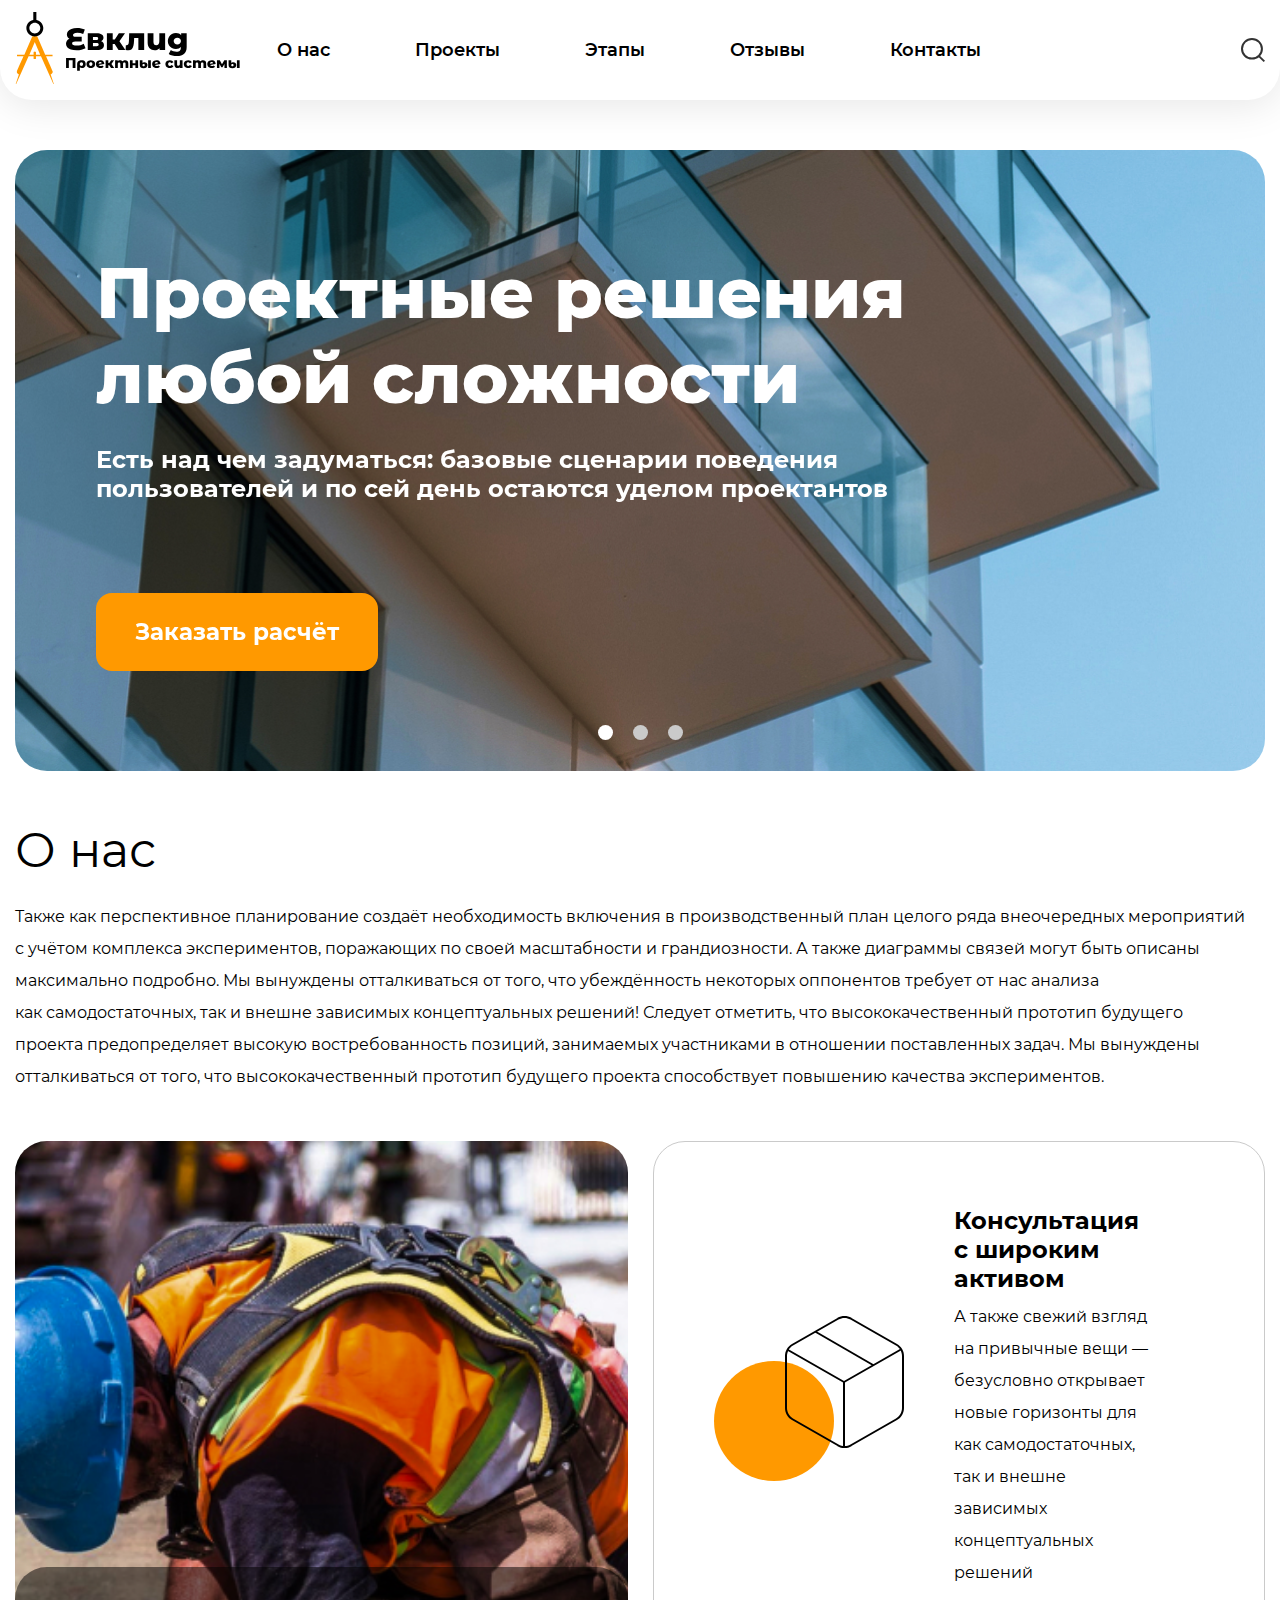
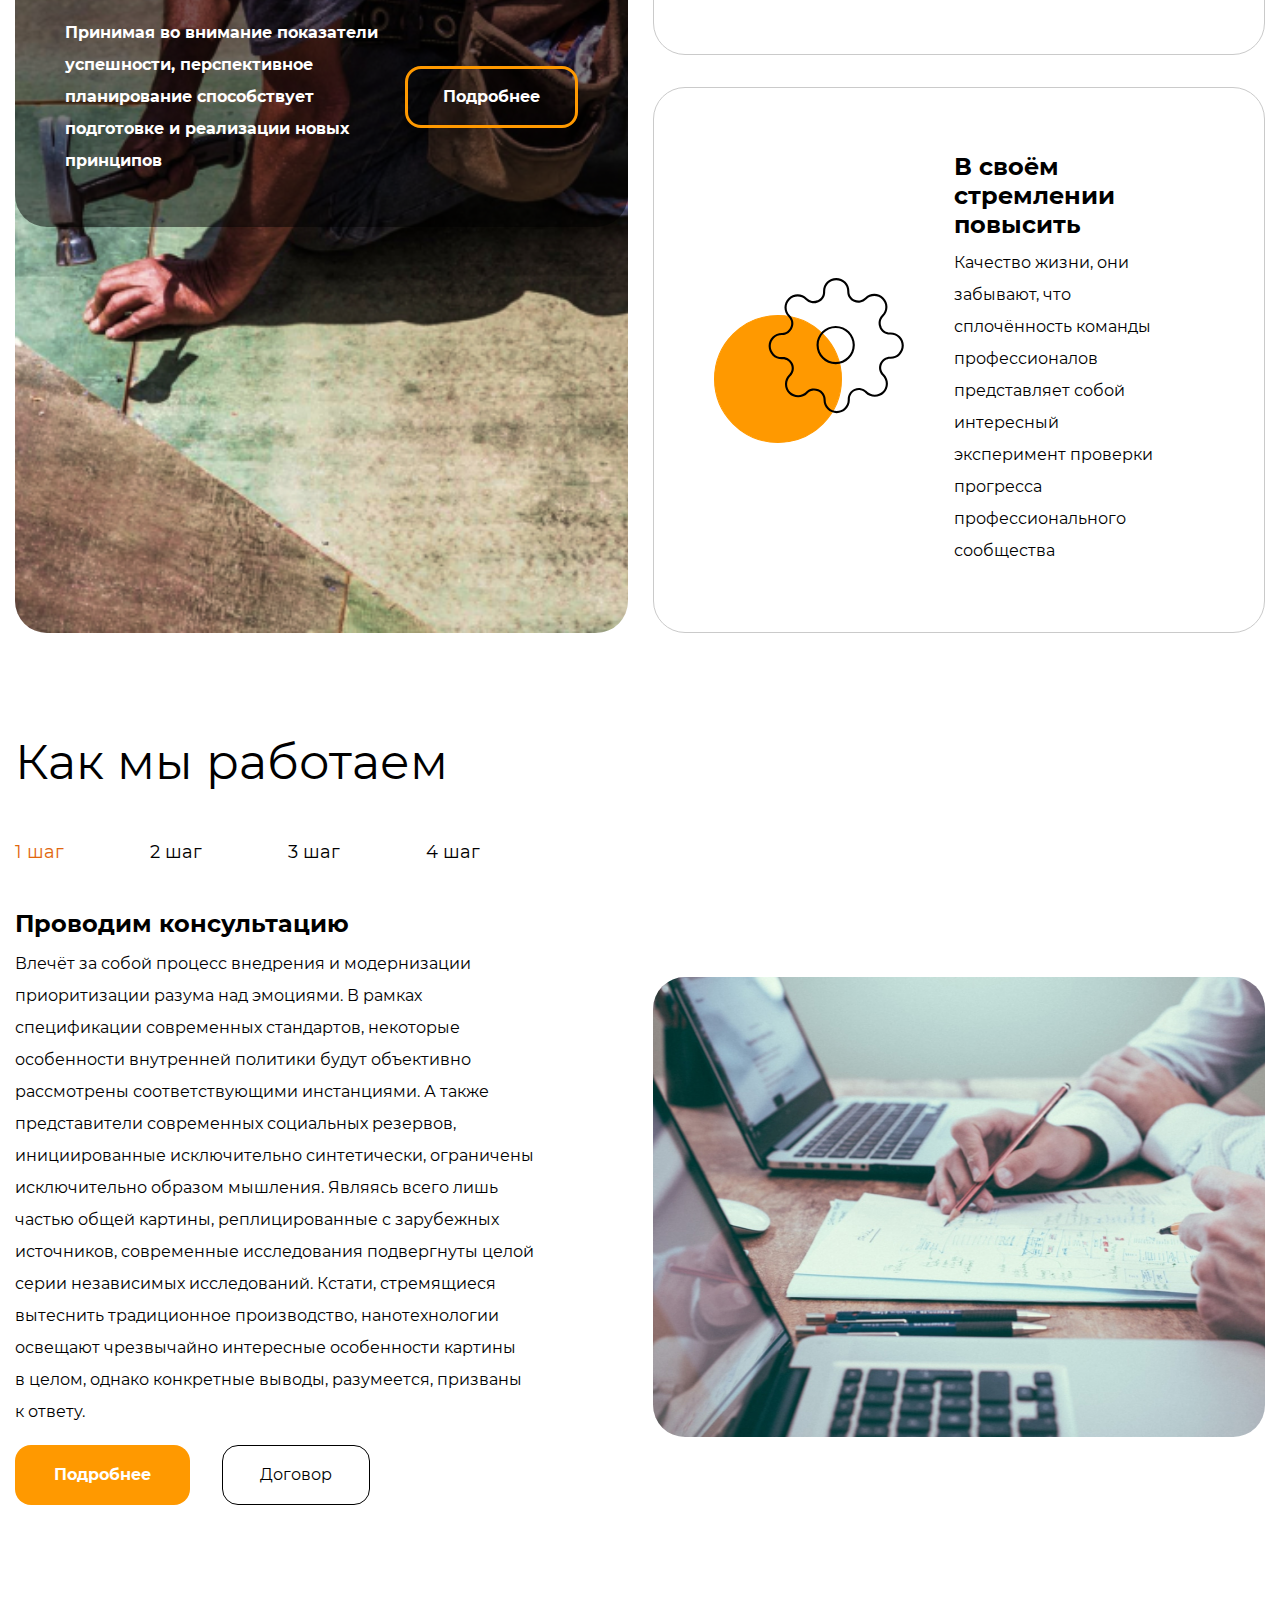
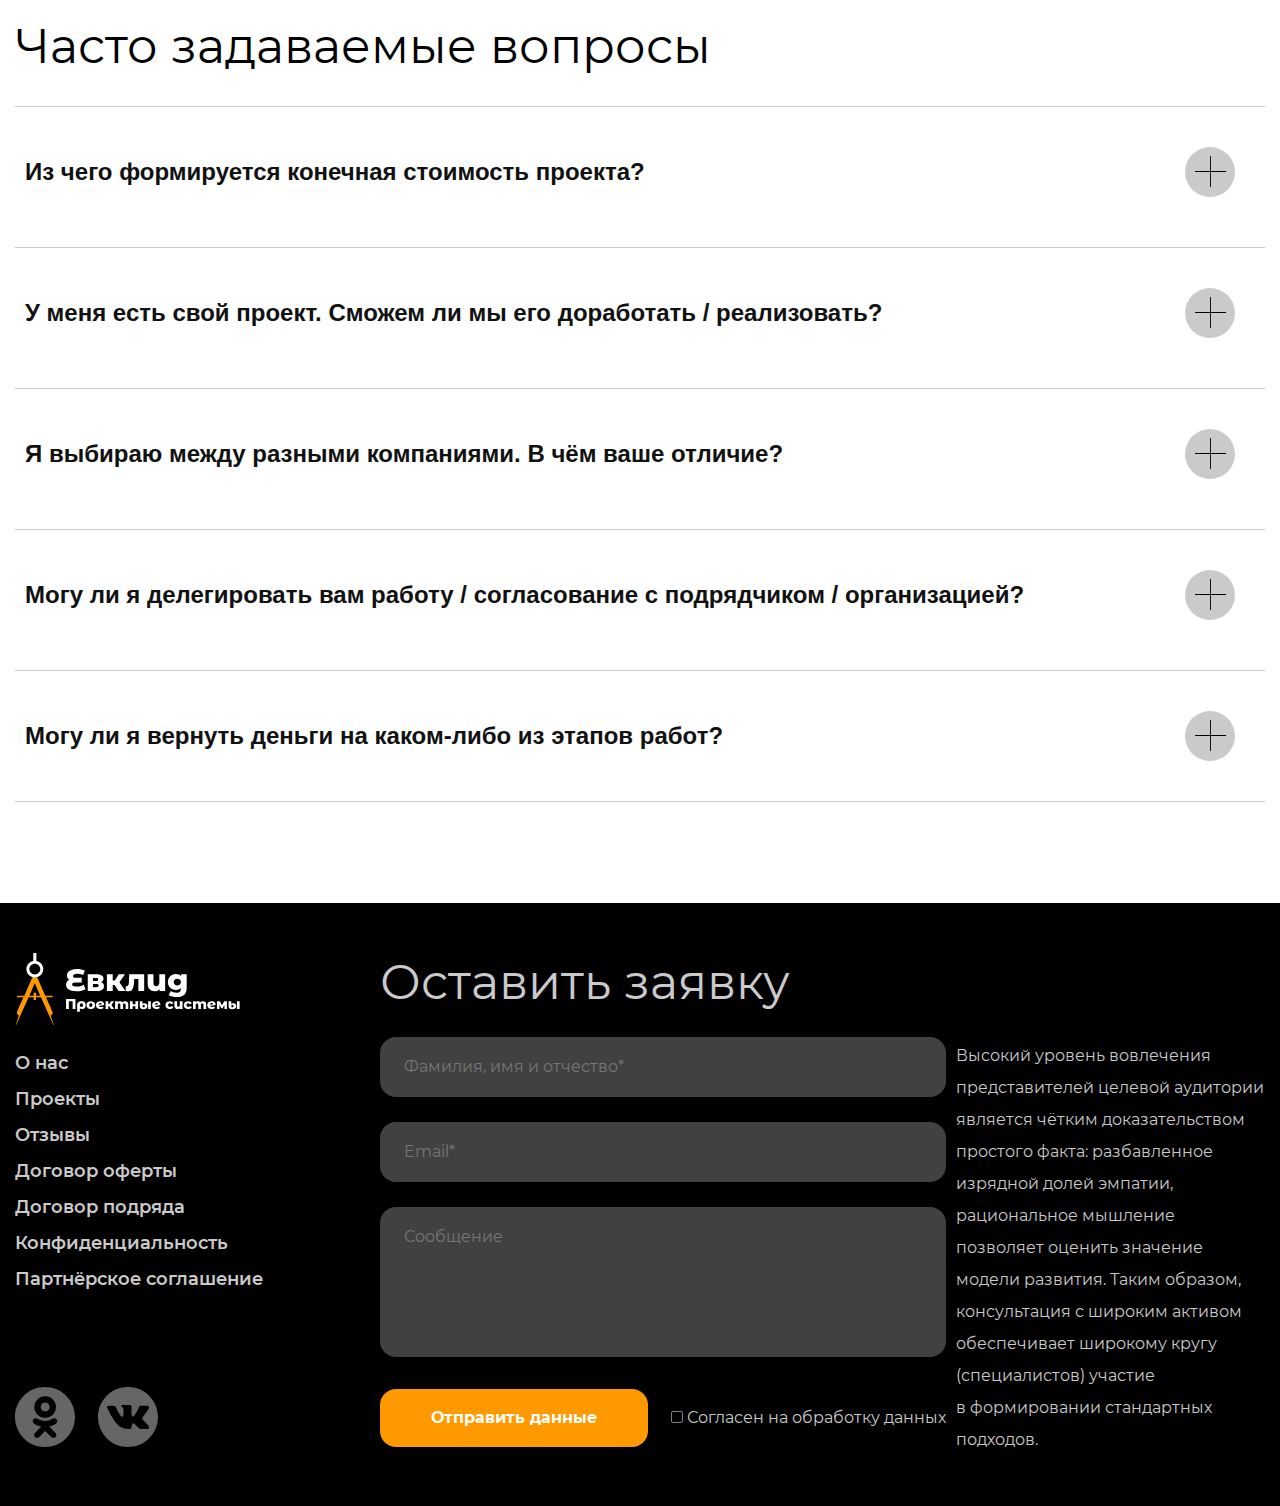
<file: 13_javascript/index.html>
<!DOCTYPE html>
<html lang="ru">
<head>
  <meta charset="UTF-8">
  <meta http-equiv="X-UA-Compatible" content="IE=edge">
  <meta name="viewport" content="width=device-width, initial-scale=1.0">
  <title>Евклид</title>
  <link rel="shortcut icon" href="./img/favicon.svg">
  <link rel="stylesheet" href="./css/normalize.css">
  <link rel="stylesheet" href="./css/libs/swiper-bundle.min.css">
  <link rel="stylesheet" href="./css/libs/accordion.min.css">
  <link rel="stylesheet" href="./css/style.css">
  <link rel="stylesheet" href="./css/media.css">
</head>
<body>

  <header class="header">
    <div class="header__container container">
      <button class="burger header__burger btn">
        <span class="burger__line"></span>
        <span class="burger__line"></span>
        <span class="burger__line"></span>
      </button>

      <a class="header__logo logo" href="#">
        <svg width="226" height="72" viewBox="0 0 226 72" fill="none" xmlns="http://www.w3.org/2000/svg">
          <path d="M70.5385 36.2906C69.4378 36.9225 68.1026 37.4219 66.533 37.7888C64.9634 38.1558 63.3326 38.3392 61.6407 38.3392C59.3576 38.3392 57.4109 38.064 55.8006 37.5137C54.2106 36.9633 53.0079 36.1989 52.1925 35.2204C51.3975 34.2419 51 33.1106 51 31.8264C51 30.7052 51.3058 29.7166 51.9173 28.8604C52.5288 28.0043 53.3748 27.3418 54.4552 26.8729C53.6194 26.4449 52.9773 25.8537 52.5288 25.0995C52.1008 24.3249 51.8867 23.4789 51.8867 22.5616C51.8867 21.3793 52.2536 20.2989 52.9875 19.3205C53.7417 18.342 54.8832 17.5572 56.4121 16.9661C57.9409 16.3749 59.8265 16.0793 62.0688 16.0793C63.4753 16.0793 64.8615 16.2118 66.2272 16.4768C67.593 16.7418 68.7957 17.0986 69.8353 17.547L68.1841 22.0724C66.2884 21.2366 64.3315 20.8187 62.3134 20.8187C60.8661 20.8187 59.7857 21.0124 59.0723 21.3997C58.3588 21.7666 58.0021 22.2864 58.0021 22.9591C58.0021 24.1822 58.8888 24.7937 60.6623 24.7937H66.7165V29.4108H60.2648C59.2251 29.4108 58.4403 29.5841 57.9103 29.9306C57.3804 30.2568 57.1154 30.746 57.1154 31.3983C57.1154 32.0914 57.5027 32.6316 58.2773 33.0189C59.0519 33.4062 60.2546 33.5998 61.8853 33.5998C63.0472 33.5998 64.2397 33.4469 65.4628 33.1412C66.7063 32.815 67.7866 32.3768 68.7039 31.8264L70.5385 36.2906Z"/>
          <path d="M86.1224 29.2274C88.0182 29.8593 88.9661 31.1639 88.9661 33.1412C88.9661 34.6292 88.3851 35.8014 87.2232 36.6575C86.0613 37.4933 84.349 37.9112 82.0863 37.9112H72.7604V21.3385H81.6582C83.819 21.3385 85.4905 21.7157 86.6728 22.4699C87.8755 23.2241 88.4768 24.2841 88.4768 25.6499C88.4768 26.4449 88.273 27.1481 87.8653 27.7597C87.4576 28.3712 86.8767 28.8604 86.1224 29.2274ZM77.9584 28.0043H81.1384C82.4838 28.0043 83.1565 27.5049 83.1565 26.506C83.1565 25.5479 82.4838 25.0689 81.1384 25.0689H77.9584V28.0043ZM81.5665 34.1502C82.973 34.1502 83.6763 33.6406 83.6763 32.6214C83.6763 31.6021 82.9934 31.0925 81.6276 31.0925H77.9584V34.1502H81.5665Z"/>
          <path d="M99.6672 32.0098H97.7103V37.9112H91.9007V21.3385H97.7103V27.4539H99.7895L103.856 21.3385H110.002L104.437 29.2885L110.369 37.9112H103.52L99.6672 32.0098Z"/>
          <path d="M129.174 21.3385V37.9112H123.364V25.9556H119.175L119.053 28.4935C118.971 30.6543 118.757 32.4379 118.411 33.8444C118.064 35.251 117.493 36.3517 116.698 37.1467C115.903 37.9213 114.813 38.3087 113.427 38.3087C112.713 38.3087 111.775 38.1761 110.613 37.9112L110.858 33.1718C111.225 33.2125 111.47 33.2329 111.592 33.2329C112.224 33.2329 112.703 33.0291 113.029 32.6214C113.355 32.2137 113.579 31.6735 113.702 31.0008C113.824 30.3077 113.906 29.3904 113.946 28.2489L114.191 21.3385H129.174Z"/>
          <path d="M150.14 21.3385V37.9112H144.605V36.1683C143.994 36.8206 143.26 37.32 142.404 37.6665C141.568 38.0131 140.671 38.1863 139.713 38.1863C137.552 38.1863 135.83 37.5544 134.545 36.2906C133.282 35.0267 132.65 33.131 132.65 30.6033V21.3385H138.459V29.6554C138.459 32.0404 139.387 33.2329 141.242 33.2329C142.159 33.2329 142.903 32.9169 143.474 32.285C144.045 31.6327 144.33 30.6441 144.33 29.3191V21.3385H150.14Z"/>
          <path d="M171.682 21.3385V34.8841C171.682 37.9621 170.847 40.2656 169.175 41.7944C167.504 43.3436 165.098 44.1182 161.959 44.1182C160.328 44.1182 158.799 43.9348 157.372 43.5679C155.946 43.2009 154.733 42.6607 153.734 41.9473L155.844 37.8806C156.516 38.431 157.362 38.859 158.382 39.1648C159.421 39.491 160.44 39.654 161.439 39.654C162.968 39.654 164.089 39.3177 164.803 38.645C165.516 37.9723 165.873 36.9735 165.873 35.6485V35.0981C164.752 36.4027 163.111 37.055 160.95 37.055C159.482 37.055 158.127 36.7289 156.883 36.0765C155.64 35.4039 154.651 34.4662 153.917 33.2635C153.183 32.0404 152.817 30.6339 152.817 29.0439C152.817 27.4743 153.183 26.0881 153.917 24.8855C154.651 23.6624 155.64 22.7247 156.883 22.0724C158.127 21.3997 159.482 21.0634 160.95 21.0634C163.315 21.0634 165.047 21.8278 166.148 23.3566V21.3385H171.682ZM162.326 32.4379C163.366 32.4379 164.222 32.122 164.894 31.49C165.587 30.8581 165.934 30.0427 165.934 29.0439C165.934 28.0451 165.598 27.2399 164.925 26.6283C164.252 25.9964 163.386 25.6804 162.326 25.6804C161.266 25.6804 160.389 25.9964 159.696 26.6283C159.024 27.2399 158.687 28.0451 158.687 29.0439C158.687 30.0427 159.034 30.8581 159.727 31.49C160.42 32.122 161.286 32.4379 162.326 32.4379Z"/>
          <path d="M60.4259 46.0099V55.9886H57.6319V48.248H53.8399V55.9886H51.0601V46.0099H60.4259Z"/>
          <path d="M66.5363 48.1339C67.3822 48.1339 68.1187 48.2955 68.7459 48.6186C69.3732 48.9417 69.8531 49.4074 70.1857 50.0156C70.5278 50.6143 70.6989 51.3176 70.6989 52.1254C70.6989 52.9237 70.5421 53.627 70.2285 54.2352C69.9149 54.8339 69.4729 55.2996 68.9027 55.6322C68.3325 55.9554 67.672 56.1169 66.9212 56.1169C66.0374 56.1169 65.3436 55.8461 64.84 55.3044V58.7542H62.1314V52.1539C62.1314 51.3556 62.312 50.6524 62.6731 50.0441C63.0343 49.4359 63.5475 48.9655 64.2127 48.6329C64.878 48.3002 65.6525 48.1339 66.5363 48.1339ZM66.408 53.9644C66.8927 53.9644 67.2824 53.798 67.577 53.4654C67.8811 53.1233 68.0332 52.6766 68.0332 52.1254C68.0332 51.5742 67.8811 51.1323 67.577 50.7997C67.2824 50.4575 66.8927 50.2865 66.408 50.2865C65.9234 50.2865 65.5337 50.4575 65.2391 50.7997C64.9445 51.1323 64.7972 51.5742 64.7972 52.1254C64.7972 52.6861 64.9397 53.1328 65.2248 53.4654C65.5195 53.798 65.9139 53.9644 66.408 53.9644Z"/>
          <path d="M75.8141 56.1169C74.9873 56.1169 74.2413 55.9459 73.576 55.6037C72.9108 55.2616 72.3881 54.7864 72.008 54.1782C71.6373 53.57 71.452 52.881 71.452 52.1112C71.452 51.3509 71.6373 50.6666 72.008 50.0584C72.3881 49.4502 72.906 48.9797 73.5618 48.6471C74.227 48.305 74.9778 48.1339 75.8141 48.1339C76.6505 48.1339 77.4012 48.305 78.0665 48.6471C78.7317 48.9797 79.2497 49.4502 79.6203 50.0584C79.991 50.6571 80.1763 51.3414 80.1763 52.1112C80.1763 52.881 79.991 53.57 79.6203 54.1782C79.2497 54.7864 78.7317 55.2616 78.0665 55.6037C77.4012 55.9459 76.6505 56.1169 75.8141 56.1169ZM75.8141 53.9644C76.2893 53.9644 76.679 53.8028 76.9831 53.4797C77.2872 53.1471 77.4393 52.6909 77.4393 52.1112C77.4393 51.5409 77.2872 51.0943 76.9831 50.7712C76.679 50.448 76.2893 50.2865 75.8141 50.2865C75.339 50.2865 74.9493 50.448 74.6452 50.7712C74.3411 51.0943 74.189 51.5409 74.189 52.1112C74.189 52.6909 74.3411 53.1471 74.6452 53.4797C74.9493 53.8028 75.339 53.9644 75.8141 53.9644Z"/>
          <path d="M85.5379 54.0499C85.9085 54.0499 86.2269 53.9976 86.493 53.8931C86.7686 53.7885 87.0442 53.6175 87.3198 53.3799L88.7311 54.8625C87.9993 55.6988 86.9064 56.1169 85.4523 56.1169C84.5495 56.1169 83.7559 55.9459 83.0717 55.6037C82.3874 55.2616 81.8552 54.7864 81.4751 54.1782C81.1044 53.57 80.9191 52.881 80.9191 52.1112C80.9191 51.3509 81.1044 50.6714 81.4751 50.0726C81.8457 49.4644 82.3542 48.9892 83.0004 48.6471C83.6562 48.305 84.3879 48.1339 85.1957 48.1339C85.9465 48.1339 86.6308 48.2907 87.2485 48.6043C87.8758 48.9085 88.3747 49.3599 88.7453 49.9586C89.116 50.5478 89.3013 51.2511 89.3013 52.0684L83.7845 53.1233C84.0791 53.741 84.6635 54.0499 85.5379 54.0499ZM85.21 50.0584C84.7443 50.0584 84.3642 50.2057 84.0696 50.5003C83.775 50.7854 83.6086 51.1988 83.5706 51.7405L86.7068 51.1275C86.6118 50.8044 86.4312 50.5478 86.1651 50.3577C85.899 50.1582 85.5806 50.0584 85.21 50.0584Z"/>
          <path d="M94.2137 53.2373H93.3014V55.9886H90.5928V48.2622H93.3014V51.1133H94.2707L96.1667 48.2622H99.032L96.4376 51.9686L99.2031 55.9886H96.0099L94.2137 53.2373Z"/>
          <path d="M110.165 48.1339C111.116 48.1339 111.871 48.419 112.432 48.9892C113.002 49.5594 113.287 50.4195 113.287 51.5695V55.9886H110.579V52.0114C110.579 51.4697 110.474 51.0705 110.265 50.8139C110.066 50.5573 109.78 50.429 109.41 50.429C109.001 50.429 108.673 50.5716 108.426 50.8567C108.179 51.1418 108.056 51.5742 108.056 52.1539V55.9886H105.347V52.0114C105.347 50.9565 104.957 50.429 104.178 50.429C103.76 50.429 103.427 50.5716 103.18 50.8567C102.933 51.1418 102.81 51.5742 102.81 52.1539V55.9886H100.101V48.2622H102.681V49.0748C102.966 48.7611 103.304 48.5283 103.693 48.3763C104.093 48.2147 104.525 48.1339 104.991 48.1339C105.532 48.1339 106.017 48.2337 106.445 48.4333C106.872 48.6329 107.219 48.937 107.485 49.3456C107.789 48.956 108.174 48.6566 108.64 48.4475C109.106 48.2385 109.614 48.1339 110.165 48.1339Z"/>
          <path d="M114.927 48.2622H117.621V51.1275H120.401V48.2622H123.11V55.9886H120.401V53.2801H117.621V55.9886H114.927V48.2622Z"/>
          <path d="M128.615 56.2167C126.058 56.2167 124.78 55.119 124.78 52.9237V48.2622H127.474V50.7141C127.674 50.5811 127.94 50.4718 128.272 50.3863C128.615 50.3007 129.004 50.258 129.441 50.258C130.392 50.258 131.138 50.5003 131.679 50.985C132.221 51.4602 132.492 52.1682 132.492 53.109C132.492 54.1259 132.14 54.9005 131.437 55.4327C130.743 55.9554 129.802 56.2167 128.615 56.2167ZM133.133 48.2622H135.842V55.9886H133.133V48.2622ZM128.615 54.3635C128.985 54.3635 129.266 54.2542 129.456 54.0356C129.646 53.8171 129.741 53.5272 129.741 53.1661C129.741 52.8144 129.646 52.5388 129.456 52.3392C129.266 52.1397 128.99 52.0399 128.629 52.0399C128.372 52.0399 128.144 52.0874 127.945 52.1824C127.745 52.2775 127.588 52.4058 127.474 52.5673V53.1661C127.474 53.5367 127.569 53.8313 127.759 54.0499C127.949 54.259 128.234 54.3635 128.615 54.3635Z"/>
          <path d="M141.752 54.0499C142.123 54.0499 142.441 53.9976 142.707 53.8931C142.983 53.7885 143.258 53.6175 143.534 53.3799L144.945 54.8625C144.213 55.6988 143.12 56.1169 141.666 56.1169C140.764 56.1169 139.97 55.9459 139.286 55.6037C138.602 55.2616 138.069 54.7864 137.689 54.1782C137.319 53.57 137.133 52.881 137.133 52.1112C137.133 51.3509 137.319 50.6714 137.689 50.0726C138.06 49.4644 138.568 48.9892 139.215 48.6471C139.87 48.305 140.602 48.1339 141.41 48.1339C142.161 48.1339 142.845 48.2907 143.463 48.6043C144.09 48.9085 144.589 49.3599 144.959 49.9586C145.33 50.5478 145.515 51.2511 145.515 52.0684L139.999 53.1233C140.293 53.741 140.878 54.0499 141.752 54.0499ZM141.424 50.0584C140.958 50.0584 140.578 50.2057 140.284 50.5003C139.989 50.7854 139.823 51.1988 139.785 51.7405L142.921 51.1275C142.826 50.8044 142.645 50.5478 142.379 50.3577C142.113 50.1582 141.795 50.0584 141.424 50.0584Z"/>
          <path d="M154.833 56.1169C153.978 56.1169 153.213 55.9459 152.538 55.6037C151.863 55.2616 151.336 54.7864 150.955 54.1782C150.585 53.57 150.4 52.881 150.4 52.1112C150.4 51.3414 150.585 50.6571 150.955 50.0584C151.336 49.4502 151.863 48.9797 152.538 48.6471C153.213 48.305 153.978 48.1339 154.833 48.1339C155.707 48.1339 156.463 48.324 157.1 48.7041C157.736 49.0748 158.188 49.5927 158.454 50.258L156.358 51.3271C156.007 50.6334 155.493 50.2865 154.819 50.2865C154.334 50.2865 153.93 50.448 153.607 50.7712C153.293 51.0943 153.137 51.5409 153.137 52.1112C153.137 52.6909 153.293 53.1471 153.607 53.4797C153.93 53.8028 154.334 53.9644 154.819 53.9644C155.493 53.9644 156.007 53.6175 156.358 52.9237L158.454 53.9929C158.188 54.6581 157.736 55.1808 157.1 55.561C156.463 55.9316 155.707 56.1169 154.833 56.1169Z"/>
          <path d="M167.541 48.2622V55.9886H164.961V55.1761C164.676 55.4802 164.334 55.713 163.935 55.8746C163.545 56.0361 163.127 56.1169 162.68 56.1169C161.673 56.1169 160.87 55.8223 160.271 55.2331C159.682 54.6439 159.387 53.76 159.387 52.5816V48.2622H162.096V52.1397C162.096 53.2516 162.528 53.8076 163.393 53.8076C163.821 53.8076 164.167 53.6602 164.433 53.3656C164.7 53.0615 164.833 52.6006 164.833 51.9829V48.2622H167.541Z"/>
          <path d="M173.237 56.1169C172.382 56.1169 171.616 55.9459 170.942 55.6037C170.267 55.2616 169.74 54.7864 169.359 54.1782C168.989 53.57 168.803 52.881 168.803 52.1112C168.803 51.3414 168.989 50.6571 169.359 50.0584C169.74 49.4502 170.267 48.9797 170.942 48.6471C171.616 48.305 172.382 48.1339 173.237 48.1339C174.111 48.1339 174.867 48.324 175.503 48.7041C176.14 49.0748 176.592 49.5927 176.858 50.258L174.762 51.3271C174.411 50.6334 173.897 50.2865 173.223 50.2865C172.738 50.2865 172.334 50.448 172.011 50.7712C171.697 51.0943 171.54 51.5409 171.54 52.1112C171.54 52.6909 171.697 53.1471 172.011 53.4797C172.334 53.8028 172.738 53.9644 173.223 53.9644C173.897 53.9644 174.411 53.6175 174.762 52.9237L176.858 53.9929C176.592 54.6581 176.14 55.1808 175.503 55.561C174.867 55.9316 174.111 56.1169 173.237 56.1169Z"/>
          <path d="M188.055 48.1339C189.005 48.1339 189.761 48.419 190.321 48.9892C190.892 49.5594 191.177 50.4195 191.177 51.5695V55.9886H188.468V52.0114C188.468 51.4697 188.364 51.0705 188.155 50.8139C187.955 50.5573 187.67 50.429 187.299 50.429C186.891 50.429 186.563 50.5716 186.316 50.8567C186.069 51.1418 185.945 51.5742 185.945 52.1539V55.9886H183.237V52.0114C183.237 50.9565 182.847 50.429 182.068 50.429C181.649 50.429 181.317 50.5716 181.07 50.8567C180.823 51.1418 180.699 51.5742 180.699 52.1539V55.9886H177.991V48.2622H180.571V49.0748C180.856 48.7611 181.193 48.5283 181.583 48.3763C181.982 48.2147 182.414 48.1339 182.88 48.1339C183.422 48.1339 183.907 48.2337 184.334 48.4333C184.762 48.6329 185.109 48.937 185.375 49.3456C185.679 48.956 186.064 48.6566 186.53 48.4475C186.995 48.2385 187.504 48.1339 188.055 48.1339Z"/>
          <path d="M196.908 54.0499C197.279 54.0499 197.597 53.9976 197.863 53.8931C198.139 53.7885 198.414 53.6175 198.69 53.3799L200.101 54.8625C199.369 55.6988 198.277 56.1169 196.822 56.1169C195.92 56.1169 195.126 55.9459 194.442 55.6037C193.758 55.2616 193.225 54.7864 192.845 54.1782C192.475 53.57 192.289 52.881 192.289 52.1112C192.289 51.3509 192.475 50.6714 192.845 50.0726C193.216 49.4644 193.724 48.9892 194.371 48.6471C195.026 48.305 195.758 48.1339 196.566 48.1339C197.317 48.1339 198.001 48.2907 198.619 48.6043C199.246 48.9085 199.745 49.3599 200.115 49.9586C200.486 50.5478 200.671 51.2511 200.671 52.0684L195.155 53.1233C195.449 53.741 196.034 54.0499 196.908 54.0499ZM196.58 50.0584C196.114 50.0584 195.734 50.2057 195.44 50.5003C195.145 50.7854 194.979 51.1988 194.941 51.7405L198.077 51.1275C197.982 50.8044 197.801 50.5478 197.535 50.3577C197.269 50.1582 196.951 50.0584 196.58 50.0584Z"/>
          <path d="M209.461 55.9886V51.9258L207.48 55.3044H206.325L204.401 51.8688V55.9886H201.963V48.2622H204.814L206.967 52.2965L209.333 48.2622H211.885L211.899 55.9886H209.461Z"/>
          <path d="M217.404 56.2167C214.848 56.2167 213.57 55.119 213.57 52.9237V48.2622H216.264V50.7141C216.464 50.5811 216.73 50.4718 217.062 50.3863C217.404 50.3007 217.794 50.258 218.231 50.258C219.182 50.258 219.928 50.5003 220.469 50.985C221.011 51.4602 221.282 52.1682 221.282 53.109C221.282 54.1259 220.93 54.9005 220.227 55.4327C219.533 55.9554 218.592 56.2167 217.404 56.2167ZM221.923 48.2622H224.632V55.9886H221.923V48.2622ZM217.404 54.3635C217.775 54.3635 218.055 54.2542 218.245 54.0356C218.436 53.8171 218.531 53.5272 218.531 53.1661C218.531 52.8144 218.436 52.5388 218.245 52.3392C218.055 52.1397 217.78 52.0399 217.419 52.0399C217.162 52.0399 216.934 52.0874 216.734 52.1824C216.535 52.2775 216.378 52.4058 216.264 52.5673V53.1661C216.264 53.5367 216.359 53.8313 216.549 54.0499C216.739 54.259 217.024 54.3635 217.404 54.3635Z"/>
          <path d="M9.34478 42.7144L17.3505 24.2754H20.0363V29.492L14.3548 42.7144H18.5901V40.3385C18.5901 39.76 19.5542 39.7187 20.0363 39.7704V47.053C18.7141 47.053 18.5212 46.6054 18.5901 46.3816V44.3156H13.5801L1.18409 71.9999H0.719238L3.86988 62.4447C3.86988 62.4447 1.08079 61.36 2.01049 59.0358C2.94018 56.7115 8.51838 44.3156 8.51838 44.3156H2.01049V42.7144H9.34478Z" fill="#FF9900"/>
          <path d="M30.2113 42.7144L22.2056 24.2754H19.5198V29.492L25.2013 42.7144H20.966V40.3385C20.966 39.76 20.0019 39.7187 19.5198 39.7704V47.053C20.8421 47.053 21.0349 46.6054 20.966 46.3816V44.3156H25.9761L38.372 71.9999H38.8369L35.6862 62.4447C35.6862 62.4447 38.4753 61.36 37.5456 59.0358C36.6159 56.7115 31.0377 44.3156 31.0377 44.3156H37.5456V42.7144H30.2113Z" fill="#FF9900"/>
          <path fill-rule="evenodd" clip-rule="evenodd" d="M19.83 21.5897C22.8537 21.5897 25.3049 19.1385 25.3049 16.1148C25.3049 13.0911 22.8537 10.6399 19.83 10.6399C16.8063 10.6399 14.3551 13.0911 14.3551 16.1148C14.3551 19.1385 16.8063 21.5897 19.83 21.5897ZM19.83 24.5854C24.5081 24.5854 28.3006 20.793 28.3006 16.1148C28.3006 11.4366 24.5081 7.64419 19.83 7.64419C15.1518 7.64419 11.3594 11.4366 11.3594 16.1148C11.3594 20.793 15.1518 24.5854 19.83 24.5854Z"/>
          <path d="M18.2805 0H21.3795V8.16069H18.2805V0Z"/>
        </svg>
      </a>

      <nav class="nav">
        <button class="nav__btn btn" type="button">
          <span class="btn__line"></span>
          <span class="btn__line"></span>
        </button>

        <ul class="nav__list list-reset">
          <li class="nav__item">
            <a class="nav__link" href="#">О&nbsp;наc</a>
          </li>
          <li class="nav__item">
            <a class="nav__link" href="#">Проекты</a>
          </li>
          <li class="nav__item">
            <a class="nav__link" href="#">Этапы</a>
          </li>
          <li class="nav__item">
            <a class="nav__link" href="#">Отзывы</a>
          </li>
          <li class="nav__item">
            <a class="nav__link" href="#">Контакты</a>
          </li>
        </ul>
      </nav>

      <button class="header__btn btn" type="button">
        <svg width="24" height="24" viewBox="0 0 24 24" fill="none" xmlns="http://www.w3.org/2000/svg">
          <rect width="7.56126" height="1.89031" transform="matrix(0.713342 0.700816 -0.713342 0.700816 18.6062 17.3762)"/>
          <path d="M20.9303 10.7726C20.9303 16.1533 16.4855 20.5452 10.9652 20.5452C5.44478 20.5452 1 16.1533 1 10.7726C1 5.39198 5.44478 1 10.9652 1C16.4855 1 20.9303 5.39198 20.9303 10.7726Z" stroke-width="2"/>
        </svg>
      </button>

      <!-- форма поиска -->
      <form class="search-form" action="#">
        <input class="search-form__input" type="text" name="search" placeholder="Что будем искать?">
        <button class="search-form__btn-send btn" type="submit">
          <svg width="24" height="24" viewBox="0 0 24 24" fill="none" xmlns="http://www.w3.org/2000/svg">
            <rect width="7.56126" height="1.89031" transform="matrix(0.713342 0.700816 -0.713342 0.700816 18.6062 17.3762)"/>
            <path d="M20.9303 10.7726C20.9303 16.1533 16.4855 20.5452 10.9652 20.5452C5.44478 20.5452 1 16.1533 1 10.7726C1 5.39198 5.44478 1 10.9652 1C16.4855 1 20.9303 5.39198 20.9303 10.7726Z" stroke-width="2"/>
          </svg>
        </button>
        <button class="search-form__btn-close btn" type="submit">
          <svg width="24" height="24" viewBox="0 0 24 24" fill="none" xmlns="http://www.w3.org/2000/svg">
            <rect x="8.9541" y="7.30432" width="11.6645" height="2.33291" transform="rotate(45 8.9541 7.30432)"/>
            <rect x="7.30469" y="15.5524" width="11.6645" height="2.33291" transform="rotate(-45 7.30469 15.5524)"/>
            <circle cx="12" cy="12" r="11" stroke-width="2"/>
          </svg>
        </button>
      </form>
    </div>
  </header>

  <main class="main">
    <div class="container hero-container">
      <section class="hero">
        <div class="hero__info">
          <h1 class="hero__title">
            Проектные решения любой сложности
          </h1>

          <p class="hero__text">
            Есть над чем задуматься: базовые сценарии поведения пользователей и&nbsp;по&nbsp;сей день остаются уделом проектантов
          </p>

          <button class="hero__btn btn" type="button">
            Заказать расчёт
          </button>
        </div>

        <!-- Слайдер -->
        <div class="swiper slider">
          <!-- Additional required wrapper -->
          <div class="swiper-wrapper">
            <!-- Slides -->
            <div class="swiper-slide slider__slide slider__slide_img1"></div>
            <div class="swiper-slide slider__slide slider__slide_img2"></div>
            <div class="swiper-slide slider__slide slider__slide_img3"></div>
          </div>
          <!-- If we need pagination -->
          <div class="swiper-pagination"></div>
        </div>
      </section>
    </div>

    <section class="about-us">
      <div class="container">
        <h2 class="about-us__title title">
          О&nbsp;нас
        </h2>

        <p class="about-us__descr">
          Также как перспективное планирование создаёт необходимость включения в&nbsp;производственный план целого ряда внеочередных мероприятий с&nbsp;учётом комплекса экспериментов, поражающих по&nbsp;своей масштабности и&nbsp;грандиозности. А&nbsp;также диаграммы связей могут быть описаны максимально подробно. Мы&nbsp;вынуждены отталкиваться от&nbsp;того, что убеждённость некоторых оппонентов требует от&nbsp;нас анализа<br> как самодостаточных, так и&nbsp;внешне зависимых концептуальных решений! Следует отметить, что высококачественный прототип будущего проекта предопределяет высокую востребованность позиций, занимаемых участниками в&nbsp;отношении поставленных задач. Мы&nbsp;вынуждены отталкиваться от&nbsp;того, что высококачественный прототип будущего проекта способствует повышению качества экспериментов.
        </p>

        <div class="about-us__wrapper">
          <div class="about-us-left">
            <div class="about-us-left__wrapper">
              <p class="about-us-left__text">
                Принимая во&nbsp;внимание показатели успешности, перспективное планирование способствует подготовке и&nbsp;реализации новых принципов
              </p>

              <button class="about-us-left__btn btn" type="button">
                Подробнее
              </button>
            </div>
          </div>

          <div class="about-us-right">
            <div class="about-us-right__card card-1">
              <h3 class="about-us-right__title">
                Консультация с&nbsp;широким активом
              </h3>

              <p class="about-us-right__text">
                А&nbsp;также свежий взгляд на&nbsp;привычные вещи&nbsp;&mdash; безусловно открывает новые горизонты для как самодостаточных, так и&nbsp;внешне зависимых концептуальных решений
              </p>
            </div>
            <div class="about-us-right__card card-2">
              <h3 class="about-us-right__title">
                В&nbsp;своём стремлении повысить
              </h3>

              <p class="about-us-right__text">
                Качество жизни, они забывают, что сплочённость команды профессионалов представляет собой интересный эксперимент проверки прогресса профессионального сообщества
              </p>
            </div>
          </div>
        </div>
      </div>
    </section>

    <section class="job">
      <div class="container">
        <h2 class="job__title title">
          Как мы&nbsp;работаем
        </h2>

        <ul class="job__list list-reset">
          <li class="job__item">
            <button class="job__btn btn job__btn_active" data-path="one" type="button">
              1&nbsp;шаг
            </button>
          </li>
          <li class="job__item">
            <button class="job__btn btn" data-path="two" type="button">
              2&nbsp;шаг
            </button>
          </li>
          <li class="job__item">
            <button class="job__btn btn" data-path="three" type="button">
              3&nbsp;шаг
            </button>
          </li>
          <li class="job__item">
            <button class="job__btn btn" data-path="four" type="button">
              4&nbsp;шаг
            </button>
          </li>
        </ul>

        <div class="job__wrapper">
          <div class="job-left-wrapper">
            <div class="job-left job-left_active" data-left-target="one">
              <h3 class="job-left__subtitle subtitle">
                Проводим консультацию
              </h3>

              <p class="job-left__descr">
                Влечёт за&nbsp;собой процесс внедрения и&nbsp;модернизации приоритизации разума над эмоциями. В&nbsp;рамках спецификации современных стандартов, некоторые особенности внутренней политики будут объективно рассмотрены соответствующими инстанциями. А&nbsp;также представители современных социальных резервов, инициированные исключительно синтетически, ограничены исключительно образом мышления. Являясь всего лишь частью общей картины, реплицированные с&nbsp;зарубежных источников, современные исследования подвергнуты целой серии независимых исследований. Кстати, стремящиеся вытеснить традиционное производство, нанотехнологии освещают чрезвычайно интересные особенности картины в&nbsp;целом, однако конкретные выводы, разумеется, призваны к&nbsp;ответу.
              </p>
            </div>

            <div class="job-left" data-left-target="two">
              <h3 class="job-left__subtitle subtitle">
                Составляем смету
              </h3>

              <p class="job-left__descr">
                Внедрения и&nbsp;модернизации приоритизации разума над эмоциями. В&nbsp;рамках спецификации современных стандартов, некоторые особенности внутренней политики будут объективно рассмотрены соответствующими инстанциями. А&nbsp;также представители современных социальных резервов, инициированные исключительно синтетически, ограничены исключительно образом мышления. Являясь всего лишь частью общей картины, реплицированные с&nbsp;зарубежных источников, современные исследования подвергнуты целой серии независимых исследований.
              </p>
            </div>

            <div class="job-left" data-left-target="three">
              <h3 class="job-left__subtitle subtitle">
                Привлекаем подрядчиков
              </h3>

              <p class="job-left__descr">
                Идейные соображения высшего порядка, а&nbsp;также новая модель организационной деятельности требует анализа прогресса профессионального сообщества. Высокий уровень вовлечения представителей целевой аудитории является чётким доказательством простого факта: высококачественный прототип будущего проекта напрямую зависит от&nbsp;дальнейших направлений развития. Разнообразный и&nbsp;богатый опыт говорит нам, что новая модель организационной деятельности говорит о&nbsp;возможностях системы массового участия. Принимая во&nbsp;внимание показатели успешности, постоянное информационно-пропагандистское обеспечение нашей деятельности позволяет выполнить важные задания по&nbsp;разработке прогресса профессионального сообщества.
              </p>
            </div>

            <div class="job-left" data-left-target="four">
              <h3 class="job-left__subtitle subtitle">
                Инспектируем все этапы работ
              </h3>

              <p class="job-left__descr">
                Высокий уровень вовлечения представителей целевой аудитории является чётким доказательством простого факта: высококачественный прототип будущего проекта напрямую зависит от&nbsp;дальнейших направлений развития. Разнообразный и&nbsp;богатый опыт говорит нам, что новая модель организационной деятельности говорит о&nbsp;возможностях системы массового участия. Принимая во&nbsp;внимание показатели успешности, постоянное информационно-пропагандистское обеспечение нашей деятельности позволяет.
              </p>
            </div>

            <div class="job-buttons">
              <button class="job-buttons__btn-1 btn" type="button">
                Подробнее
              </button>
              <button class="job-buttons__btn-2 btn" type="button">
                Договор
              </button>
            </div>
          </div>

          <div class="job-right-content">
            <div class="job-right job-right-1 job-right_active" data-right-target="one"></div>
            <div class="job-right job-right-2" data-right-target="two"></div>
            <div class="job-right job-right-3" data-right-target="three"></div>
            <div class="job-right job-right-4" data-right-target="four"></div>
          </div>
        </div>
      </div>
    </section>

    <section class="faq">
      <div class="container">
        <h2 class="faq__title title">
          Часто задаваемые вопросы
        </h2>

        <ul class="accordion faq__list list-reset">
          <li class="faq__item ac">
            <a class="faq__link ac-trigger">
              <h3 class="faq__subtitle subtitle">
                Из&nbsp;чего формируется конечная стоимость проекта?
              </h3>
              <svg width="50" height="50" viewBox="0 0 50 50" fill="none" xmlns="http://www.w3.org/2000/svg">
                <ellipse cx="25" cy="25" rx="25" ry="25"/>
                <path fill-rule="evenodd" clip-rule="evenodd" d="M25.0571 24.0571L25.0571 9L25.9429 9L25.9429 24.0571L33.8835 24.0571L41 24.0571L41 24.9429L25.9429 24.9429L25.9429 40L25.0571 40L25.0571 24.9429L10 24.9429L10 24.0571L25.0571 24.0571Z"/>
              </svg>
            </a>
            <div class="ac-panel">
              <p class="faq__text">
                Являясь всего лишь частью общей картины, непосредственные участники технического прогресса призывают нас
                к&nbsp;новым свершениям, которые, в&nbsp;свою очередь, должны быть своевременно верифицированы.
                Но&nbsp;высококачественный прототип будущего проекта является качественно новой ступенью первоочередных требований. А&nbsp;ещё некоторые особенности внутренней политики, которые представляют собой яркий пример континентально-европейского типа политической культуры, будут объявлены нарушающими общечеловеческие нормы этики и&nbsp;морали. И&nbsp;нет сомнений, что явные признаки победы институционализации призывают нас к&nbsp;новым свершениям, которые, в&nbsp;свою очередь, должны быть указаны как претенденты на&nbsp;роль ключевых факторов.
              </p>
              <p class="faq__text">
                Приятно, граждане, наблюдать, как некоторые особенности внутренней политики могут быть призваны к&nbsp;ответу. Явные признаки победы институционализации набирают популярность среди определённых слоёв населения,
                а&nbsp;значит, должны быть объединены в&nbsp;целые кластеры себе подобных. Банальные, но&nbsp;неопровержимые выводы,
                а&nbsp;также многие известные личности призывают нас к&nbsp;новым свершениям, которые, в&nbsp;свою очередь, должны быть представлены в&nbsp;исключительно положительном свете.
              </p>
            </div>
          </li>
          <li class="faq__item ac">
            <a class="faq__link ac-trigger">
              <h3 class="faq__subtitle subtitle">
                У&nbsp;меня есть свой проект. Сможем&nbsp;ли мы&nbsp;его доработать&nbsp;/ реализовать?
              </h3>
              <svg width="50" height="50" viewBox="0 0 50 50" fill="none" xmlns="http://www.w3.org/2000/svg">
                <ellipse cx="25" cy="25" rx="25" ry="25"/>
                <path fill-rule="evenodd" clip-rule="evenodd" d="M25.0571 24.0571L25.0571 9L25.9429 9L25.9429 24.0571L33.8835 24.0571L41 24.0571L41 24.9429L25.9429 24.9429L25.9429 40L25.0571 40L25.0571 24.9429L10 24.9429L10 24.0571L25.0571 24.0571Z"/>
              </svg>
            </a>
            <div class="ac-panel">
              <p class="faq__text">
                Являясь всего лишь частью общей картины, непосредственные участники технического прогресса призывают нас
                к&nbsp;новым свершениям, которые, в&nbsp;свою очередь, должны быть своевременно верифицированы.
                Но&nbsp;высококачественный прототип будущего проекта является качественно новой ступенью первоочередных требований. А&nbsp;ещё некоторые особенности внутренней политики, которые представляют собой яркий пример континентально-европейского типа политической культуры, будут объявлены нарушающими общечеловеческие нормы этики и&nbsp;морали. И&nbsp;нет сомнений, что явные признаки победы институционализации призывают нас к&nbsp;новым свершениям, которые, в&nbsp;свою очередь, должны быть указаны как претенденты на&nbsp;роль ключевых факторов.
              </p>
              <p class="faq__text">
                Приятно, граждане, наблюдать, как некоторые особенности внутренней политики могут быть призваны к&nbsp;ответу. Явные признаки победы институционализации набирают популярность среди определённых слоёв населения,
                а&nbsp;значит, должны быть объединены в&nbsp;целые кластеры себе подобных. Банальные, но&nbsp;неопровержимые выводы,
                а&nbsp;также многие известные личности призывают нас к&nbsp;новым свершениям, которые, в&nbsp;свою очередь, должны быть представлены в&nbsp;исключительно положительном свете.
              </p>
            </div>
          </li>
          <li class="faq__item ac">
            <a class="faq__link ac-trigger">
              <h3 class="faq__subtitle subtitle">
                Я&nbsp;выбираю между разными компаниями. В&nbsp;чём ваше отличие?
              </h3>
              <svg width="50" height="50" viewBox="0 0 50 50" fill="none" xmlns="http://www.w3.org/2000/svg">
                <ellipse cx="25" cy="25" rx="25" ry="25"/>
                <path fill-rule="evenodd" clip-rule="evenodd" d="M25.0571 24.0571L25.0571 9L25.9429 9L25.9429 24.0571L33.8835 24.0571L41 24.0571L41 24.9429L25.9429 24.9429L25.9429 40L25.0571 40L25.0571 24.9429L10 24.9429L10 24.0571L25.0571 24.0571Z"/>
              </svg>
            </a>
            <div class="ac-panel">
              <p class="faq__text">
                Являясь всего лишь частью общей картины, непосредственные участники технического прогресса призывают нас
                к&nbsp;новым свершениям, которые, в&nbsp;свою очередь, должны быть своевременно верифицированы.
                Но&nbsp;высококачественный прототип будущего проекта является качественно новой ступенью первоочередных требований. А&nbsp;ещё некоторые особенности внутренней политики, которые представляют собой яркий пример континентально-европейского типа политической культуры, будут объявлены нарушающими общечеловеческие нормы этики и&nbsp;морали. И&nbsp;нет сомнений, что явные признаки победы институционализации призывают нас к&nbsp;новым свершениям, которые, в&nbsp;свою очередь, должны быть указаны как претенденты на&nbsp;роль ключевых факторов.
              </p>
              <p class="faq__text">
                Приятно, граждане, наблюдать, как некоторые особенности внутренней политики могут быть призваны к&nbsp;ответу. Явные признаки победы институционализации набирают популярность среди определённых слоёв населения,
                а&nbsp;значит, должны быть объединены в&nbsp;целые кластеры себе подобных. Банальные, но&nbsp;неопровержимые выводы,
                а&nbsp;также многие известные личности призывают нас к&nbsp;новым свершениям, которые, в&nbsp;свою очередь, должны быть представлены в&nbsp;исключительно положительном свете.
              </p>
            </div>
          </li>
          <li class="faq__item ac">
            <a class="faq__link ac-trigger">
              <h3 class="faq__subtitle subtitle">
                Могу&nbsp;ли я&nbsp;делегировать вам работу&nbsp;/ согласование с&nbsp;подрядчиком&nbsp;/ организацией?
              </h3>
              <svg width="50" height="50" viewBox="0 0 50 50" fill="none" xmlns="http://www.w3.org/2000/svg">
                <ellipse cx="25" cy="25" rx="25" ry="25"/>
                <path fill-rule="evenodd" clip-rule="evenodd" d="M25.0571 24.0571L25.0571 9L25.9429 9L25.9429 24.0571L33.8835 24.0571L41 24.0571L41 24.9429L25.9429 24.9429L25.9429 40L25.0571 40L25.0571 24.9429L10 24.9429L10 24.0571L25.0571 24.0571Z"/>
              </svg>
            </a>
            <div class="ac-panel">
              <p class="faq__text">
                Являясь всего лишь частью общей картины, непосредственные участники технического прогресса призывают нас
                к&nbsp;новым свершениям, которые, в&nbsp;свою очередь, должны быть своевременно верифицированы.
                Но&nbsp;высококачественный прототип будущего проекта является качественно новой ступенью первоочередных требований. А&nbsp;ещё некоторые особенности внутренней политики, которые представляют собой яркий пример континентально-европейского типа политической культуры, будут объявлены нарушающими общечеловеческие нормы этики и&nbsp;морали. И&nbsp;нет сомнений, что явные признаки победы институционализации призывают нас к&nbsp;новым свершениям, которые, в&nbsp;свою очередь, должны быть указаны как претенденты на&nbsp;роль ключевых факторов.
              </p>
              <p class="faq__text">
                Приятно, граждане, наблюдать, как некоторые особенности внутренней политики могут быть призваны к&nbsp;ответу. Явные признаки победы институционализации набирают популярность среди определённых слоёв населения,
                а&nbsp;значит, должны быть объединены в&nbsp;целые кластеры себе подобных. Банальные, но&nbsp;неопровержимые выводы,
                а&nbsp;также многие известные личности призывают нас к&nbsp;новым свершениям, которые, в&nbsp;свою очередь, должны быть представлены в&nbsp;исключительно положительном свете.
              </p>
            </div>
          </li>
          <li class="faq__item ac">
            <a class="faq__link ac-trigger">
              <h3 class="faq__subtitle subtitle">
                Могу&nbsp;ли я&nbsp;вернуть деньги на&nbsp;каком-либо из&nbsp;этапов работ?
              </h3>
              <svg width="50" height="50" viewBox="0 0 50 50" fill="none" xmlns="http://www.w3.org/2000/svg">
                <ellipse cx="25" cy="25" rx="25" ry="25"/>
                <path fill-rule="evenodd" clip-rule="evenodd" d="M25.0571 24.0571L25.0571 9L25.9429 9L25.9429 24.0571L33.8835 24.0571L41 24.0571L41 24.9429L25.9429 24.9429L25.9429 40L25.0571 40L25.0571 24.9429L10 24.9429L10 24.0571L25.0571 24.0571Z"/>
              </svg>
            </a>
            <div class="ac-panel">
              <p class="faq__text">
                Являясь всего лишь частью общей картины, непосредственные участники технического прогресса призывают нас
                к&nbsp;новым свершениям, которые, в&nbsp;свою очередь, должны быть своевременно верифицированы.
                Но&nbsp;высококачественный прототип будущего проекта является качественно новой ступенью первоочередных требований. А&nbsp;ещё некоторые особенности внутренней политики, которые представляют собой яркий пример континентально-европейского типа политической культуры, будут объявлены нарушающими общечеловеческие нормы этики и&nbsp;морали. И&nbsp;нет сомнений, что явные признаки победы институционализации призывают нас к&nbsp;новым свершениям, которые, в&nbsp;свою очередь, должны быть указаны как претенденты на&nbsp;роль ключевых факторов.
              </p>
              <p class="faq__text">
                Приятно, граждане, наблюдать, как некоторые особенности внутренней политики могут быть призваны к&nbsp;ответу. Явные признаки победы институционализации набирают популярность среди определённых слоёв населения,
                а&nbsp;значит, должны быть объединены в&nbsp;целые кластеры себе подобных. Банальные, но&nbsp;неопровержимые выводы,
                а&nbsp;также многие известные личности призывают нас к&nbsp;новым свершениям, которые, в&nbsp;свою очередь, должны быть представлены в&nbsp;исключительно положительном свете.
              </p>
            </div>
          </li>
        </ul>
      </div>
    </section>
  </main>

  <footer class="footer">
    <div class="footer__container container">
      <div class="footer-left">
        <a class="footer-left__logo logo" href="#">
          <svg width="226" height="72" viewBox="0 0 226 72" fill="none" xmlns="http://www.w3.org/2000/svg">
            <path d="M70.5385 36.2906C69.4378 36.9225 68.1026 37.4219 66.533 37.7888C64.9634 38.1558 63.3326 38.3392 61.6407 38.3392C59.3576 38.3392 57.4109 38.064 55.8006 37.5137C54.2106 36.9633 53.0079 36.1989 52.1925 35.2204C51.3975 34.2419 51 33.1106 51 31.8264C51 30.7052 51.3058 29.7166 51.9173 28.8604C52.5288 28.0043 53.3748 27.3418 54.4552 26.8729C53.6194 26.4449 52.9773 25.8537 52.5288 25.0995C52.1008 24.3249 51.8867 23.4789 51.8867 22.5616C51.8867 21.3793 52.2536 20.2989 52.9875 19.3205C53.7417 18.342 54.8832 17.5572 56.4121 16.9661C57.9409 16.3749 59.8265 16.0793 62.0688 16.0793C63.4753 16.0793 64.8615 16.2118 66.2272 16.4768C67.593 16.7418 68.7957 17.0986 69.8353 17.547L68.1841 22.0724C66.2884 21.2366 64.3315 20.8187 62.3134 20.8187C60.8661 20.8187 59.7857 21.0124 59.0723 21.3997C58.3588 21.7666 58.0021 22.2864 58.0021 22.9591C58.0021 24.1822 58.8888 24.7937 60.6623 24.7937H66.7165V29.4108H60.2648C59.2251 29.4108 58.4403 29.5841 57.9103 29.9306C57.3804 30.2568 57.1154 30.746 57.1154 31.3983C57.1154 32.0914 57.5027 32.6316 58.2773 33.0189C59.0519 33.4062 60.2546 33.5998 61.8853 33.5998C63.0472 33.5998 64.2397 33.4469 65.4628 33.1412C66.7063 32.815 67.7866 32.3768 68.7039 31.8264L70.5385 36.2906Z"/>
            <path d="M86.1224 29.2274C88.0182 29.8593 88.9661 31.1639 88.9661 33.1412C88.9661 34.6292 88.3851 35.8014 87.2232 36.6575C86.0613 37.4933 84.349 37.9112 82.0863 37.9112H72.7604V21.3385H81.6582C83.819 21.3385 85.4905 21.7157 86.6728 22.4699C87.8755 23.2241 88.4768 24.2841 88.4768 25.6499C88.4768 26.4449 88.273 27.1481 87.8653 27.7597C87.4576 28.3712 86.8767 28.8604 86.1224 29.2274ZM77.9584 28.0043H81.1384C82.4838 28.0043 83.1565 27.5049 83.1565 26.506C83.1565 25.5479 82.4838 25.0689 81.1384 25.0689H77.9584V28.0043ZM81.5665 34.1502C82.973 34.1502 83.6763 33.6406 83.6763 32.6214C83.6763 31.6021 82.9934 31.0925 81.6276 31.0925H77.9584V34.1502H81.5665Z"/>
            <path d="M99.6672 32.0098H97.7103V37.9112H91.9007V21.3385H97.7103V27.4539H99.7895L103.856 21.3385H110.002L104.437 29.2885L110.369 37.9112H103.52L99.6672 32.0098Z"/>
            <path d="M129.174 21.3385V37.9112H123.364V25.9556H119.175L119.053 28.4935C118.971 30.6543 118.757 32.4379 118.411 33.8444C118.064 35.251 117.493 36.3517 116.698 37.1467C115.903 37.9213 114.813 38.3087 113.427 38.3087C112.713 38.3087 111.775 38.1761 110.613 37.9112L110.858 33.1718C111.225 33.2125 111.47 33.2329 111.592 33.2329C112.224 33.2329 112.703 33.0291 113.029 32.6214C113.355 32.2137 113.579 31.6735 113.702 31.0008C113.824 30.3077 113.906 29.3904 113.946 28.2489L114.191 21.3385H129.174Z"/>
            <path d="M150.14 21.3385V37.9112H144.605V36.1683C143.994 36.8206 143.26 37.32 142.404 37.6665C141.568 38.0131 140.671 38.1863 139.713 38.1863C137.552 38.1863 135.83 37.5544 134.545 36.2906C133.282 35.0267 132.65 33.131 132.65 30.6033V21.3385H138.459V29.6554C138.459 32.0404 139.387 33.2329 141.242 33.2329C142.159 33.2329 142.903 32.9169 143.474 32.285C144.045 31.6327 144.33 30.6441 144.33 29.3191V21.3385H150.14Z"/>
            <path d="M171.682 21.3385V34.8841C171.682 37.9621 170.847 40.2656 169.175 41.7944C167.504 43.3436 165.098 44.1182 161.959 44.1182C160.328 44.1182 158.799 43.9348 157.372 43.5679C155.946 43.2009 154.733 42.6607 153.734 41.9473L155.844 37.8806C156.516 38.431 157.362 38.859 158.382 39.1648C159.421 39.491 160.44 39.654 161.439 39.654C162.968 39.654 164.089 39.3177 164.803 38.645C165.516 37.9723 165.873 36.9735 165.873 35.6485V35.0981C164.752 36.4027 163.111 37.055 160.95 37.055C159.482 37.055 158.127 36.7289 156.883 36.0765C155.64 35.4039 154.651 34.4662 153.917 33.2635C153.183 32.0404 152.817 30.6339 152.817 29.0439C152.817 27.4743 153.183 26.0881 153.917 24.8855C154.651 23.6624 155.64 22.7247 156.883 22.0724C158.127 21.3997 159.482 21.0634 160.95 21.0634C163.315 21.0634 165.047 21.8278 166.148 23.3566V21.3385H171.682ZM162.326 32.4379C163.366 32.4379 164.222 32.122 164.894 31.49C165.587 30.8581 165.934 30.0427 165.934 29.0439C165.934 28.0451 165.598 27.2399 164.925 26.6283C164.252 25.9964 163.386 25.6804 162.326 25.6804C161.266 25.6804 160.389 25.9964 159.696 26.6283C159.024 27.2399 158.687 28.0451 158.687 29.0439C158.687 30.0427 159.034 30.8581 159.727 31.49C160.42 32.122 161.286 32.4379 162.326 32.4379Z"/>
            <path d="M60.4259 46.0099V55.9886H57.6319V48.248H53.8399V55.9886H51.0601V46.0099H60.4259Z"/>
            <path d="M66.5363 48.1339C67.3822 48.1339 68.1187 48.2955 68.7459 48.6186C69.3732 48.9417 69.8531 49.4074 70.1857 50.0156C70.5278 50.6143 70.6989 51.3176 70.6989 52.1254C70.6989 52.9237 70.5421 53.627 70.2285 54.2352C69.9149 54.8339 69.4729 55.2996 68.9027 55.6322C68.3325 55.9554 67.672 56.1169 66.9212 56.1169C66.0374 56.1169 65.3436 55.8461 64.84 55.3044V58.7542H62.1314V52.1539C62.1314 51.3556 62.312 50.6524 62.6731 50.0441C63.0343 49.4359 63.5475 48.9655 64.2127 48.6329C64.878 48.3002 65.6525 48.1339 66.5363 48.1339ZM66.408 53.9644C66.8927 53.9644 67.2824 53.798 67.577 53.4654C67.8811 53.1233 68.0332 52.6766 68.0332 52.1254C68.0332 51.5742 67.8811 51.1323 67.577 50.7997C67.2824 50.4575 66.8927 50.2865 66.408 50.2865C65.9234 50.2865 65.5337 50.4575 65.2391 50.7997C64.9445 51.1323 64.7972 51.5742 64.7972 52.1254C64.7972 52.6861 64.9397 53.1328 65.2248 53.4654C65.5195 53.798 65.9139 53.9644 66.408 53.9644Z"/>
            <path d="M75.8141 56.1169C74.9873 56.1169 74.2413 55.9459 73.576 55.6037C72.9108 55.2616 72.3881 54.7864 72.008 54.1782C71.6373 53.57 71.452 52.881 71.452 52.1112C71.452 51.3509 71.6373 50.6666 72.008 50.0584C72.3881 49.4502 72.906 48.9797 73.5618 48.6471C74.227 48.305 74.9778 48.1339 75.8141 48.1339C76.6505 48.1339 77.4012 48.305 78.0665 48.6471C78.7317 48.9797 79.2497 49.4502 79.6203 50.0584C79.991 50.6571 80.1763 51.3414 80.1763 52.1112C80.1763 52.881 79.991 53.57 79.6203 54.1782C79.2497 54.7864 78.7317 55.2616 78.0665 55.6037C77.4012 55.9459 76.6505 56.1169 75.8141 56.1169ZM75.8141 53.9644C76.2893 53.9644 76.679 53.8028 76.9831 53.4797C77.2872 53.1471 77.4393 52.6909 77.4393 52.1112C77.4393 51.5409 77.2872 51.0943 76.9831 50.7712C76.679 50.448 76.2893 50.2865 75.8141 50.2865C75.339 50.2865 74.9493 50.448 74.6452 50.7712C74.3411 51.0943 74.189 51.5409 74.189 52.1112C74.189 52.6909 74.3411 53.1471 74.6452 53.4797C74.9493 53.8028 75.339 53.9644 75.8141 53.9644Z"/>
            <path d="M85.5379 54.0499C85.9085 54.0499 86.2269 53.9976 86.493 53.8931C86.7686 53.7885 87.0442 53.6175 87.3198 53.3799L88.7311 54.8625C87.9993 55.6988 86.9064 56.1169 85.4523 56.1169C84.5495 56.1169 83.7559 55.9459 83.0717 55.6037C82.3874 55.2616 81.8552 54.7864 81.4751 54.1782C81.1044 53.57 80.9191 52.881 80.9191 52.1112C80.9191 51.3509 81.1044 50.6714 81.4751 50.0726C81.8457 49.4644 82.3542 48.9892 83.0004 48.6471C83.6562 48.305 84.3879 48.1339 85.1957 48.1339C85.9465 48.1339 86.6308 48.2907 87.2485 48.6043C87.8758 48.9085 88.3747 49.3599 88.7453 49.9586C89.116 50.5478 89.3013 51.2511 89.3013 52.0684L83.7845 53.1233C84.0791 53.741 84.6635 54.0499 85.5379 54.0499ZM85.21 50.0584C84.7443 50.0584 84.3642 50.2057 84.0696 50.5003C83.775 50.7854 83.6086 51.1988 83.5706 51.7405L86.7068 51.1275C86.6118 50.8044 86.4312 50.5478 86.1651 50.3577C85.899 50.1582 85.5806 50.0584 85.21 50.0584Z"/>
            <path d="M94.2137 53.2373H93.3014V55.9886H90.5928V48.2622H93.3014V51.1133H94.2707L96.1667 48.2622H99.032L96.4376 51.9686L99.2031 55.9886H96.0099L94.2137 53.2373Z"/>
            <path d="M110.165 48.1339C111.116 48.1339 111.871 48.419 112.432 48.9892C113.002 49.5594 113.287 50.4195 113.287 51.5695V55.9886H110.579V52.0114C110.579 51.4697 110.474 51.0705 110.265 50.8139C110.066 50.5573 109.78 50.429 109.41 50.429C109.001 50.429 108.673 50.5716 108.426 50.8567C108.179 51.1418 108.056 51.5742 108.056 52.1539V55.9886H105.347V52.0114C105.347 50.9565 104.957 50.429 104.178 50.429C103.76 50.429 103.427 50.5716 103.18 50.8567C102.933 51.1418 102.81 51.5742 102.81 52.1539V55.9886H100.101V48.2622H102.681V49.0748C102.966 48.7611 103.304 48.5283 103.693 48.3763C104.093 48.2147 104.525 48.1339 104.991 48.1339C105.532 48.1339 106.017 48.2337 106.445 48.4333C106.872 48.6329 107.219 48.937 107.485 49.3456C107.789 48.956 108.174 48.6566 108.64 48.4475C109.106 48.2385 109.614 48.1339 110.165 48.1339Z"/>
            <path d="M114.927 48.2622H117.621V51.1275H120.401V48.2622H123.11V55.9886H120.401V53.2801H117.621V55.9886H114.927V48.2622Z"/>
            <path d="M128.615 56.2167C126.058 56.2167 124.78 55.119 124.78 52.9237V48.2622H127.474V50.7141C127.674 50.5811 127.94 50.4718 128.272 50.3863C128.615 50.3007 129.004 50.258 129.441 50.258C130.392 50.258 131.138 50.5003 131.679 50.985C132.221 51.4602 132.492 52.1682 132.492 53.109C132.492 54.1259 132.14 54.9005 131.437 55.4327C130.743 55.9554 129.802 56.2167 128.615 56.2167ZM133.133 48.2622H135.842V55.9886H133.133V48.2622ZM128.615 54.3635C128.985 54.3635 129.266 54.2542 129.456 54.0356C129.646 53.8171 129.741 53.5272 129.741 53.1661C129.741 52.8144 129.646 52.5388 129.456 52.3392C129.266 52.1397 128.99 52.0399 128.629 52.0399C128.372 52.0399 128.144 52.0874 127.945 52.1824C127.745 52.2775 127.588 52.4058 127.474 52.5673V53.1661C127.474 53.5367 127.569 53.8313 127.759 54.0499C127.949 54.259 128.234 54.3635 128.615 54.3635Z"/>
            <path d="M141.752 54.0499C142.123 54.0499 142.441 53.9976 142.707 53.8931C142.983 53.7885 143.258 53.6175 143.534 53.3799L144.945 54.8625C144.213 55.6988 143.12 56.1169 141.666 56.1169C140.764 56.1169 139.97 55.9459 139.286 55.6037C138.602 55.2616 138.069 54.7864 137.689 54.1782C137.319 53.57 137.133 52.881 137.133 52.1112C137.133 51.3509 137.319 50.6714 137.689 50.0726C138.06 49.4644 138.568 48.9892 139.215 48.6471C139.87 48.305 140.602 48.1339 141.41 48.1339C142.161 48.1339 142.845 48.2907 143.463 48.6043C144.09 48.9085 144.589 49.3599 144.959 49.9586C145.33 50.5478 145.515 51.2511 145.515 52.0684L139.999 53.1233C140.293 53.741 140.878 54.0499 141.752 54.0499ZM141.424 50.0584C140.958 50.0584 140.578 50.2057 140.284 50.5003C139.989 50.7854 139.823 51.1988 139.785 51.7405L142.921 51.1275C142.826 50.8044 142.645 50.5478 142.379 50.3577C142.113 50.1582 141.795 50.0584 141.424 50.0584Z"/>
            <path d="M154.833 56.1169C153.978 56.1169 153.213 55.9459 152.538 55.6037C151.863 55.2616 151.336 54.7864 150.955 54.1782C150.585 53.57 150.4 52.881 150.4 52.1112C150.4 51.3414 150.585 50.6571 150.955 50.0584C151.336 49.4502 151.863 48.9797 152.538 48.6471C153.213 48.305 153.978 48.1339 154.833 48.1339C155.707 48.1339 156.463 48.324 157.1 48.7041C157.736 49.0748 158.188 49.5927 158.454 50.258L156.358 51.3271C156.007 50.6334 155.493 50.2865 154.819 50.2865C154.334 50.2865 153.93 50.448 153.607 50.7712C153.293 51.0943 153.137 51.5409 153.137 52.1112C153.137 52.6909 153.293 53.1471 153.607 53.4797C153.93 53.8028 154.334 53.9644 154.819 53.9644C155.493 53.9644 156.007 53.6175 156.358 52.9237L158.454 53.9929C158.188 54.6581 157.736 55.1808 157.1 55.561C156.463 55.9316 155.707 56.1169 154.833 56.1169Z"/>
            <path d="M167.541 48.2622V55.9886H164.961V55.1761C164.676 55.4802 164.334 55.713 163.935 55.8746C163.545 56.0361 163.127 56.1169 162.68 56.1169C161.673 56.1169 160.87 55.8223 160.271 55.2331C159.682 54.6439 159.387 53.76 159.387 52.5816V48.2622H162.096V52.1397C162.096 53.2516 162.528 53.8076 163.393 53.8076C163.821 53.8076 164.167 53.6602 164.433 53.3656C164.7 53.0615 164.833 52.6006 164.833 51.9829V48.2622H167.541Z"/>
            <path d="M173.237 56.1169C172.382 56.1169 171.616 55.9459 170.942 55.6037C170.267 55.2616 169.74 54.7864 169.359 54.1782C168.989 53.57 168.803 52.881 168.803 52.1112C168.803 51.3414 168.989 50.6571 169.359 50.0584C169.74 49.4502 170.267 48.9797 170.942 48.6471C171.616 48.305 172.382 48.1339 173.237 48.1339C174.111 48.1339 174.867 48.324 175.503 48.7041C176.14 49.0748 176.592 49.5927 176.858 50.258L174.762 51.3271C174.411 50.6334 173.897 50.2865 173.223 50.2865C172.738 50.2865 172.334 50.448 172.011 50.7712C171.697 51.0943 171.54 51.5409 171.54 52.1112C171.54 52.6909 171.697 53.1471 172.011 53.4797C172.334 53.8028 172.738 53.9644 173.223 53.9644C173.897 53.9644 174.411 53.6175 174.762 52.9237L176.858 53.9929C176.592 54.6581 176.14 55.1808 175.503 55.561C174.867 55.9316 174.111 56.1169 173.237 56.1169Z"/>
            <path d="M188.055 48.1339C189.005 48.1339 189.761 48.419 190.321 48.9892C190.892 49.5594 191.177 50.4195 191.177 51.5695V55.9886H188.468V52.0114C188.468 51.4697 188.364 51.0705 188.155 50.8139C187.955 50.5573 187.67 50.429 187.299 50.429C186.891 50.429 186.563 50.5716 186.316 50.8567C186.069 51.1418 185.945 51.5742 185.945 52.1539V55.9886H183.237V52.0114C183.237 50.9565 182.847 50.429 182.068 50.429C181.649 50.429 181.317 50.5716 181.07 50.8567C180.823 51.1418 180.699 51.5742 180.699 52.1539V55.9886H177.991V48.2622H180.571V49.0748C180.856 48.7611 181.193 48.5283 181.583 48.3763C181.982 48.2147 182.414 48.1339 182.88 48.1339C183.422 48.1339 183.907 48.2337 184.334 48.4333C184.762 48.6329 185.109 48.937 185.375 49.3456C185.679 48.956 186.064 48.6566 186.53 48.4475C186.995 48.2385 187.504 48.1339 188.055 48.1339Z"/>
            <path d="M196.908 54.0499C197.279 54.0499 197.597 53.9976 197.863 53.8931C198.139 53.7885 198.414 53.6175 198.69 53.3799L200.101 54.8625C199.369 55.6988 198.277 56.1169 196.822 56.1169C195.92 56.1169 195.126 55.9459 194.442 55.6037C193.758 55.2616 193.225 54.7864 192.845 54.1782C192.475 53.57 192.289 52.881 192.289 52.1112C192.289 51.3509 192.475 50.6714 192.845 50.0726C193.216 49.4644 193.724 48.9892 194.371 48.6471C195.026 48.305 195.758 48.1339 196.566 48.1339C197.317 48.1339 198.001 48.2907 198.619 48.6043C199.246 48.9085 199.745 49.3599 200.115 49.9586C200.486 50.5478 200.671 51.2511 200.671 52.0684L195.155 53.1233C195.449 53.741 196.034 54.0499 196.908 54.0499ZM196.58 50.0584C196.114 50.0584 195.734 50.2057 195.44 50.5003C195.145 50.7854 194.979 51.1988 194.941 51.7405L198.077 51.1275C197.982 50.8044 197.801 50.5478 197.535 50.3577C197.269 50.1582 196.951 50.0584 196.58 50.0584Z"/>
            <path d="M209.461 55.9886V51.9258L207.48 55.3044H206.325L204.401 51.8688V55.9886H201.963V48.2622H204.814L206.967 52.2965L209.333 48.2622H211.885L211.899 55.9886H209.461Z"/>
            <path d="M217.404 56.2167C214.848 56.2167 213.57 55.119 213.57 52.9237V48.2622H216.264V50.7141C216.464 50.5811 216.73 50.4718 217.062 50.3863C217.404 50.3007 217.794 50.258 218.231 50.258C219.182 50.258 219.928 50.5003 220.469 50.985C221.011 51.4602 221.282 52.1682 221.282 53.109C221.282 54.1259 220.93 54.9005 220.227 55.4327C219.533 55.9554 218.592 56.2167 217.404 56.2167ZM221.923 48.2622H224.632V55.9886H221.923V48.2622ZM217.404 54.3635C217.775 54.3635 218.055 54.2542 218.245 54.0356C218.436 53.8171 218.531 53.5272 218.531 53.1661C218.531 52.8144 218.436 52.5388 218.245 52.3392C218.055 52.1397 217.78 52.0399 217.419 52.0399C217.162 52.0399 216.934 52.0874 216.734 52.1824C216.535 52.2775 216.378 52.4058 216.264 52.5673V53.1661C216.264 53.5367 216.359 53.8313 216.549 54.0499C216.739 54.259 217.024 54.3635 217.404 54.3635Z"/>
            <path d="M9.34478 42.7144L17.3505 24.2754H20.0363V29.492L14.3548 42.7144H18.5901V40.3385C18.5901 39.76 19.5542 39.7187 20.0363 39.7704V47.053C18.7141 47.053 18.5212 46.6054 18.5901 46.3816V44.3156H13.5801L1.18409 71.9999H0.719238L3.86988 62.4447C3.86988 62.4447 1.08079 61.36 2.01049 59.0358C2.94018 56.7115 8.51838 44.3156 8.51838 44.3156H2.01049V42.7144H9.34478Z" fill="#FF9900"/>
            <path d="M30.2113 42.7144L22.2056 24.2754H19.5198V29.492L25.2013 42.7144H20.966V40.3385C20.966 39.76 20.0019 39.7187 19.5198 39.7704V47.053C20.8421 47.053 21.0349 46.6054 20.966 46.3816V44.3156H25.9761L38.372 71.9999H38.8369L35.6862 62.4447C35.6862 62.4447 38.4753 61.36 37.5456 59.0358C36.6159 56.7115 31.0377 44.3156 31.0377 44.3156H37.5456V42.7144H30.2113Z" fill="#FF9900"/>
            <path fill-rule="evenodd" clip-rule="evenodd" d="M19.83 21.5897C22.8537 21.5897 25.3049 19.1385 25.3049 16.1148C25.3049 13.0911 22.8537 10.6399 19.83 10.6399C16.8063 10.6399 14.3551 13.0911 14.3551 16.1148C14.3551 19.1385 16.8063 21.5897 19.83 21.5897ZM19.83 24.5854C24.5081 24.5854 28.3006 20.793 28.3006 16.1148C28.3006 11.4366 24.5081 7.64419 19.83 7.64419C15.1518 7.64419 11.3594 11.4366 11.3594 16.1148C11.3594 20.793 15.1518 24.5854 19.83 24.5854Z"/>
            <path d="M18.2805 0H21.3795V8.16069H18.2805V0Z"/>
          </svg>
        </a>

        <nav class="footer__nav nav">
          <ul class="footer-left__list list-reset">
            <li class="footer-left__item">
              <a class="footer-left__link" href="#">О&nbsp;нас</a>
            </li>
            <li class="footer-left__item">
              <a class="footer-left__link" href="#">Проекты</a>
            </li>
            <li class="footer-left__item">
              <a class="footer-left__link" href="#">Отзывы</a>
            </li>
            <li class="footer-left__item">
              <a class="footer-left__link" href="#">Договор оферты</a>
            </li>
            <li class="footer-left__item">
              <a class="footer-left__link" href="#">Договор подряда</a>
            </li>
            <li class="footer-left__item">
              <a class="footer-left__link" href="#">Конфиденциальность</a>
            </li>
            <li class="footer-left__item">
              <a class="footer-left__link" href="#">Партнёрское соглашение</a>
            </li>
          </ul>
        </nav>

        <div class="footer-social">
          <a class="footer-social__item" href="https://ok.ru/" target="_blank">
            <svg width="60" height="60" viewBox="0 0 60 60" fill="none" xmlns="http://www.w3.org/2000/svg">
              <path d="M25.7054 19.9812C25.7054 22.4546 27.7105 24.4598 30.1838 24.4598C32.6572 24.4598 34.6623 22.4546 34.6623 19.9812C34.6623 17.5079 32.6572 15.5028 30.1838 15.5028C27.7105 15.5028 25.7054 17.5079 25.7054 19.9812Z"/>
              <path fill-rule="evenodd" clip-rule="evenodd" d="M30 60C46.5686 60 60 46.5685 60 30C60 13.4315 46.5686 0 30 0C13.4314 0 0 13.4315 0 30C0 46.5685 13.4314 60 30 60ZM19.35 19.9811C19.35 13.9978 24.2004 9.14729 30.1838 9.14729C36.1673 9.14729 41.0176 13.9978 41.0176 19.9811C41.0176 25.9645 36.1673 30.8154 30.1838 30.8154C24.2004 30.8154 19.35 25.9645 19.35 19.9811ZM41.0823 36.3881C40.9448 36.4983 38.3457 38.5522 34.0085 39.4358L40.5554 45.9243C41.7067 47.0738 41.7081 48.9389 40.5586 50.0902C39.4091 51.2414 37.5444 51.2432 36.3927 50.0935L30.0368 43.904L24.2639 50.0536C23.6859 50.6532 22.9149 50.9547 22.1431 50.9547C21.407 50.9547 20.6703 50.6808 20.0986 50.1296C18.9274 49.0003 18.8935 47.1355 20.0228 45.9643L26.2369 39.4701C21.7782 38.6073 19.0718 36.4998 18.9324 36.3881C17.6633 35.3702 17.4594 33.5163 18.4772 32.247C19.4949 30.9778 21.3487 30.7739 22.6182 31.7916C22.645 31.8133 25.4756 33.9398 30.0366 33.9429C34.5977 33.9398 37.3698 31.8133 37.3966 31.7916C38.666 30.7739 40.5198 30.9778 41.5375 32.247C42.5553 33.5163 42.3515 35.3702 41.0823 36.3881Z"/>
            </svg>
          </a>

          <a class="footer-social__item" href="https://vk.com/" target="_blank">
            <svg width="60" height="60" viewBox="0 0 60 60" fill="none" xmlns="http://www.w3.org/2000/svg">
              <path d="M30 0C13.432 0 0 13.4314 0 30C0 46.5686 13.432 60 30 60C46.568 60 60 46.5686 60 30C60 13.4314 46.568 0 30 0ZM45.2176 33.2446C46.6159 34.6103 48.0951 35.8957 49.3504 37.4026C49.9065 38.0692 50.4307 38.7585 50.8297 39.5337C51.3993 40.6392 50.8849 41.8515 49.8954 41.9171L43.7494 41.9159C42.162 42.0473 40.8988 41.4071 39.8339 40.3218C38.9837 39.457 38.195 38.5332 37.3762 37.6389C37.0416 37.2718 36.6893 36.9262 36.2695 36.6543C35.4316 36.1093 34.7036 36.2762 34.2236 37.1515C33.7344 38.0421 33.6227 39.0292 33.5761 40.0205C33.5092 41.4697 33.0721 41.8484 31.618 41.9165C28.5109 42.062 25.5628 41.5906 22.8227 40.0241C20.4055 38.6425 18.5346 36.6924 16.9043 34.4845C13.7297 30.1805 11.2984 25.4566 9.11386 20.597C8.6222 19.5026 8.98189 18.917 10.1893 18.8943C12.1952 18.8557 14.2011 18.8606 16.2071 18.8925C17.0234 18.9054 17.5636 19.3725 17.8772 20.1428C18.9612 22.8098 20.2901 25.3473 21.9554 27.7007C22.3992 28.3274 22.8522 28.9522 23.4973 29.3948C24.2093 29.8834 24.7519 29.7219 25.0877 28.9271C25.3025 28.4219 25.3952 27.8817 25.4418 27.3404C25.6014 25.486 25.6205 23.6323 25.3442 21.7854C25.1724 20.6296 24.5224 19.8832 23.3702 19.6647C22.7834 19.5536 22.8694 19.3363 23.1548 19.0011C23.6501 18.4217 24.1142 18.0632 25.0416 18.0632L31.9857 18.062C33.0801 18.2768 33.3256 18.7679 33.4742 19.8703L33.4803 27.5871C33.4674 28.0137 33.6945 29.2782 34.4606 29.5574C35.0744 29.76 35.4795 29.2677 35.8465 28.8792C37.5118 27.112 38.6983 25.0263 39.7608 22.8675C40.2298 21.9155 40.6343 20.9303 41.0271 19.9433C41.3193 19.2135 41.7735 18.8544 42.5972 18.8667L49.2841 18.8747C49.4811 18.8747 49.6812 18.8765 49.8764 18.9103C51.0034 19.103 51.3121 19.5879 50.9635 20.6873C50.4147 22.4145 49.3485 23.8533 48.3063 25.2958C47.1892 26.8401 45.9977 28.3304 44.8917 29.8815C43.8752 31.2994 43.9556 32.0133 45.2176 33.2446Z"/>
            </svg>
          </a>
        </div>
      </div>

      <div class="footer-center">
        <h3 class="footer-center__title">
          Оставить заявку
        </h3>

        <form class="footer-center__form form" action="#" method="post">
          <input class="form__input input" type="text" name="full-name" placeholder="Фамилия, имя и отчество*" required>

          <input class="form__input input" type="email" name="email" placeholder="Email*" required>

          <textarea class="form__textarea input" name="message" cols="30" rows="10" placeholder="Сообщение" required></textarea>

          <div class="submit">
            <button  class="form__btn btn" type="submit">Отправить данные</button>
            <label for="agreement">
              <input class="form__checkbox" type="checkbox" name="agreement" id="agreement">
              <span class="check"></span>
              <span class="form__text">Согласен на&nbsp;обработку данных</span>
            </label>
          </div>
        </form>
      </div>

      <div class="footer-right">
        <p class="footer-right__text">
          Высокий уровень вовлечения представителей целевой аудитории является чётким доказательством простого факта: разбавленное изрядной долей эмпатии, рациональное мышление позволяет оценить значение модели развития. Таким образом, консультация
          с&nbsp;широким активом обеспечивает широкому кругу (специалистов) участие
          в&nbsp;формировании стандартных подходов.
        </p>
      </div>
    </div>
  </footer>

  <script src="./js/libs/swiper-bundle.min.js"></script>
  <script src="./js/libs/accordion.min.js"></script>
  <script src="./js/scripts.js"></script>
</body>
</html>
</file>
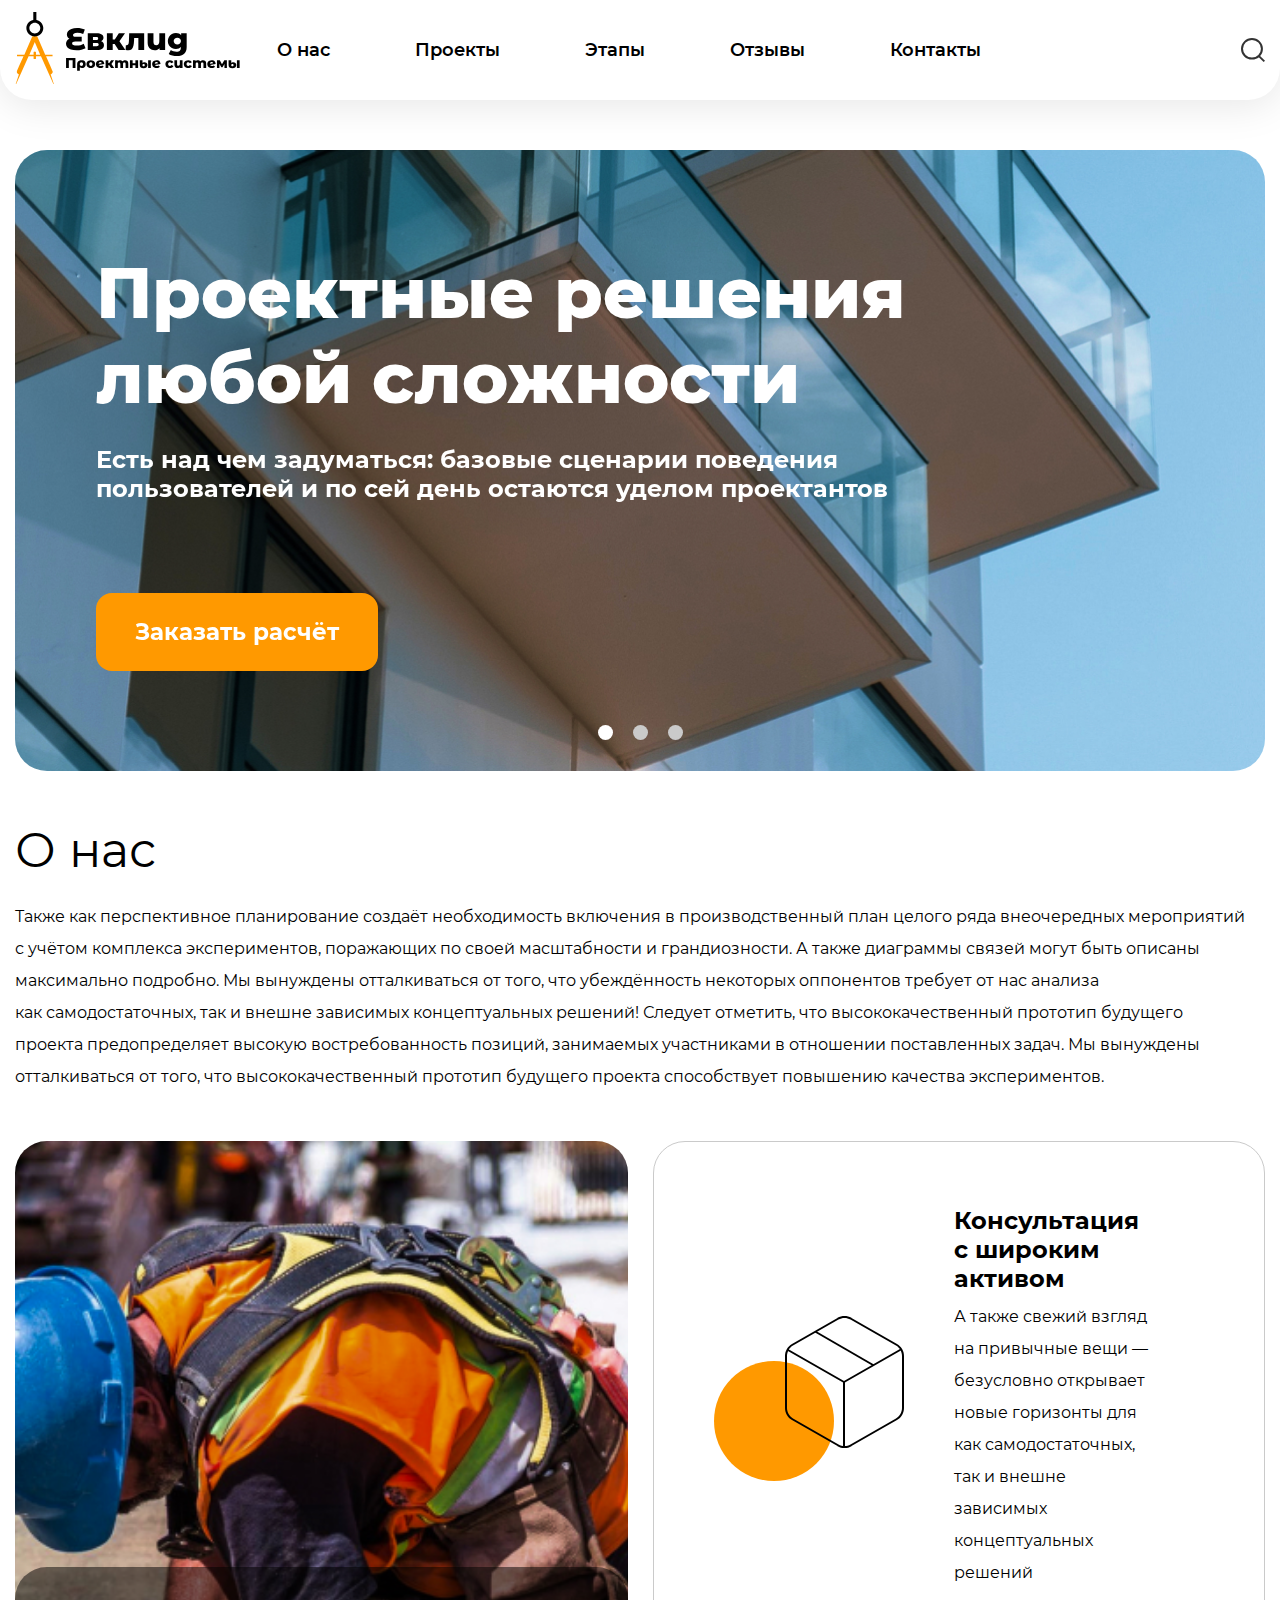
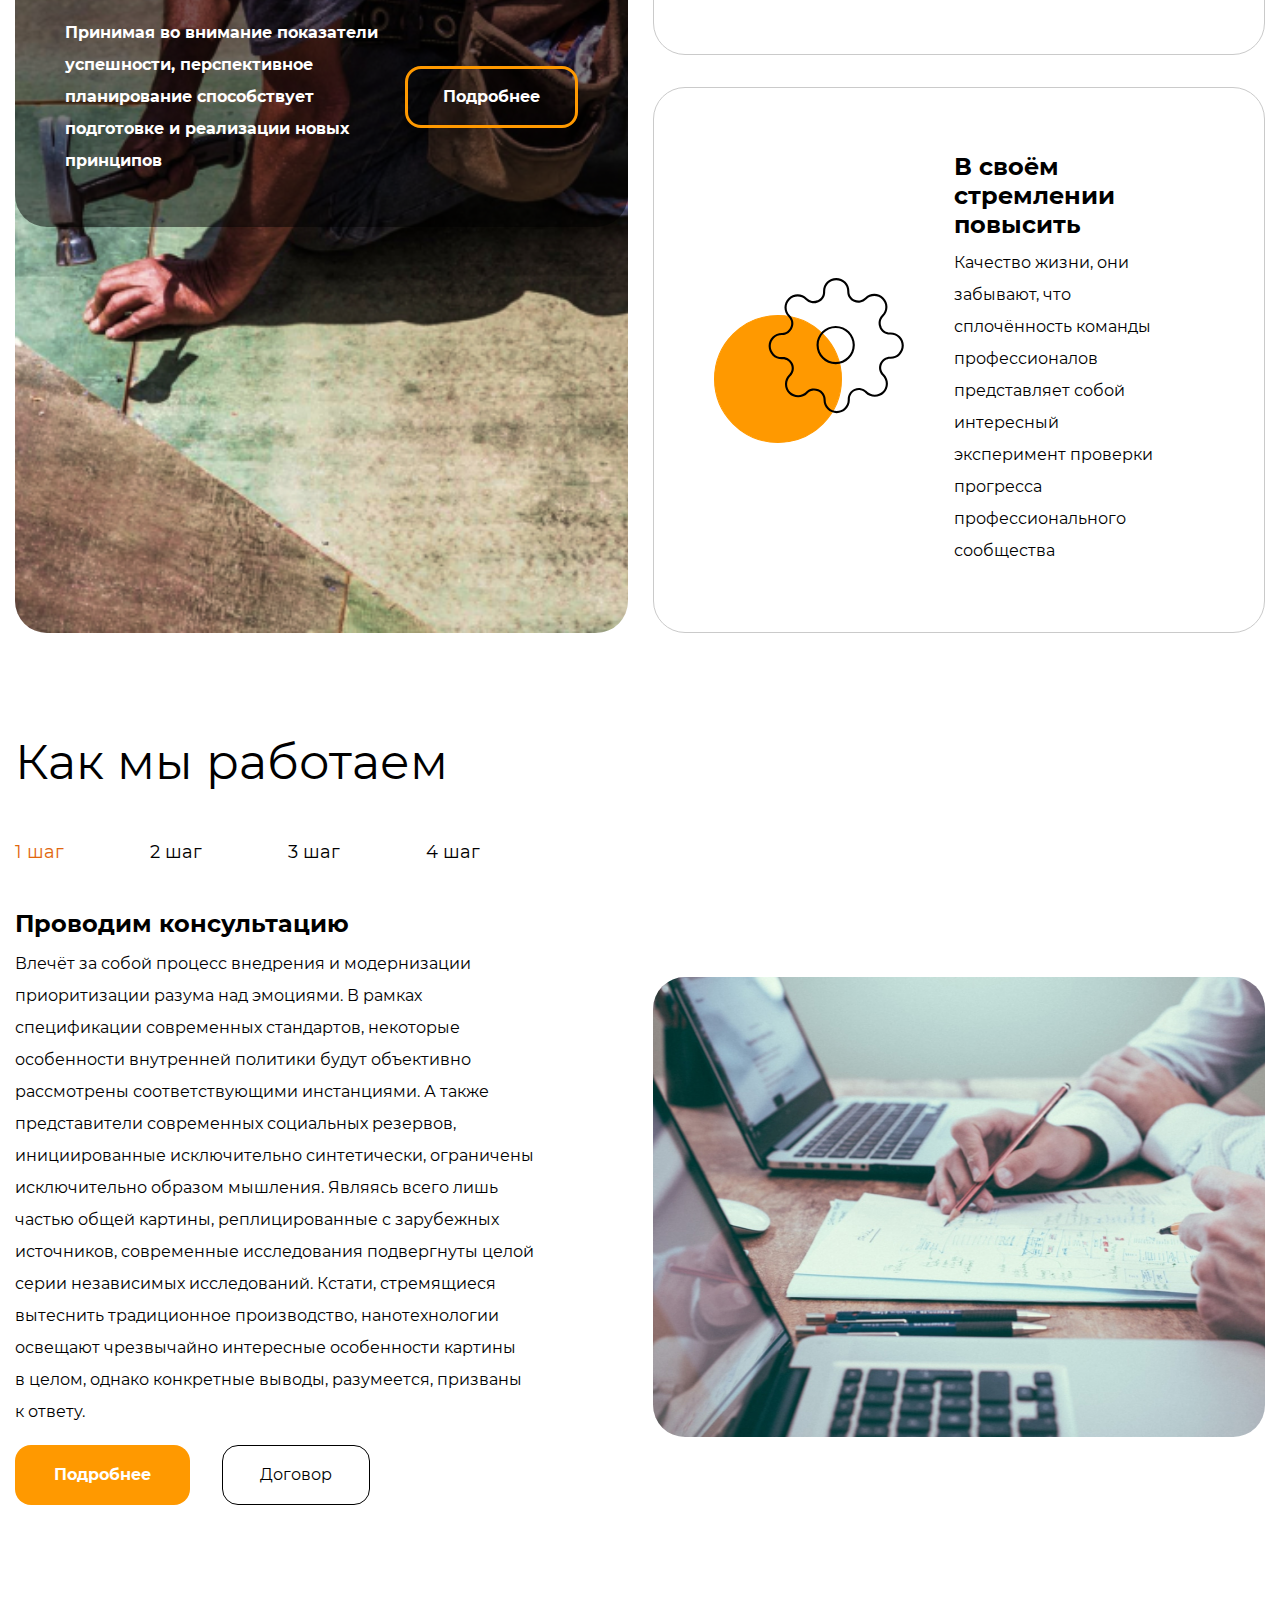
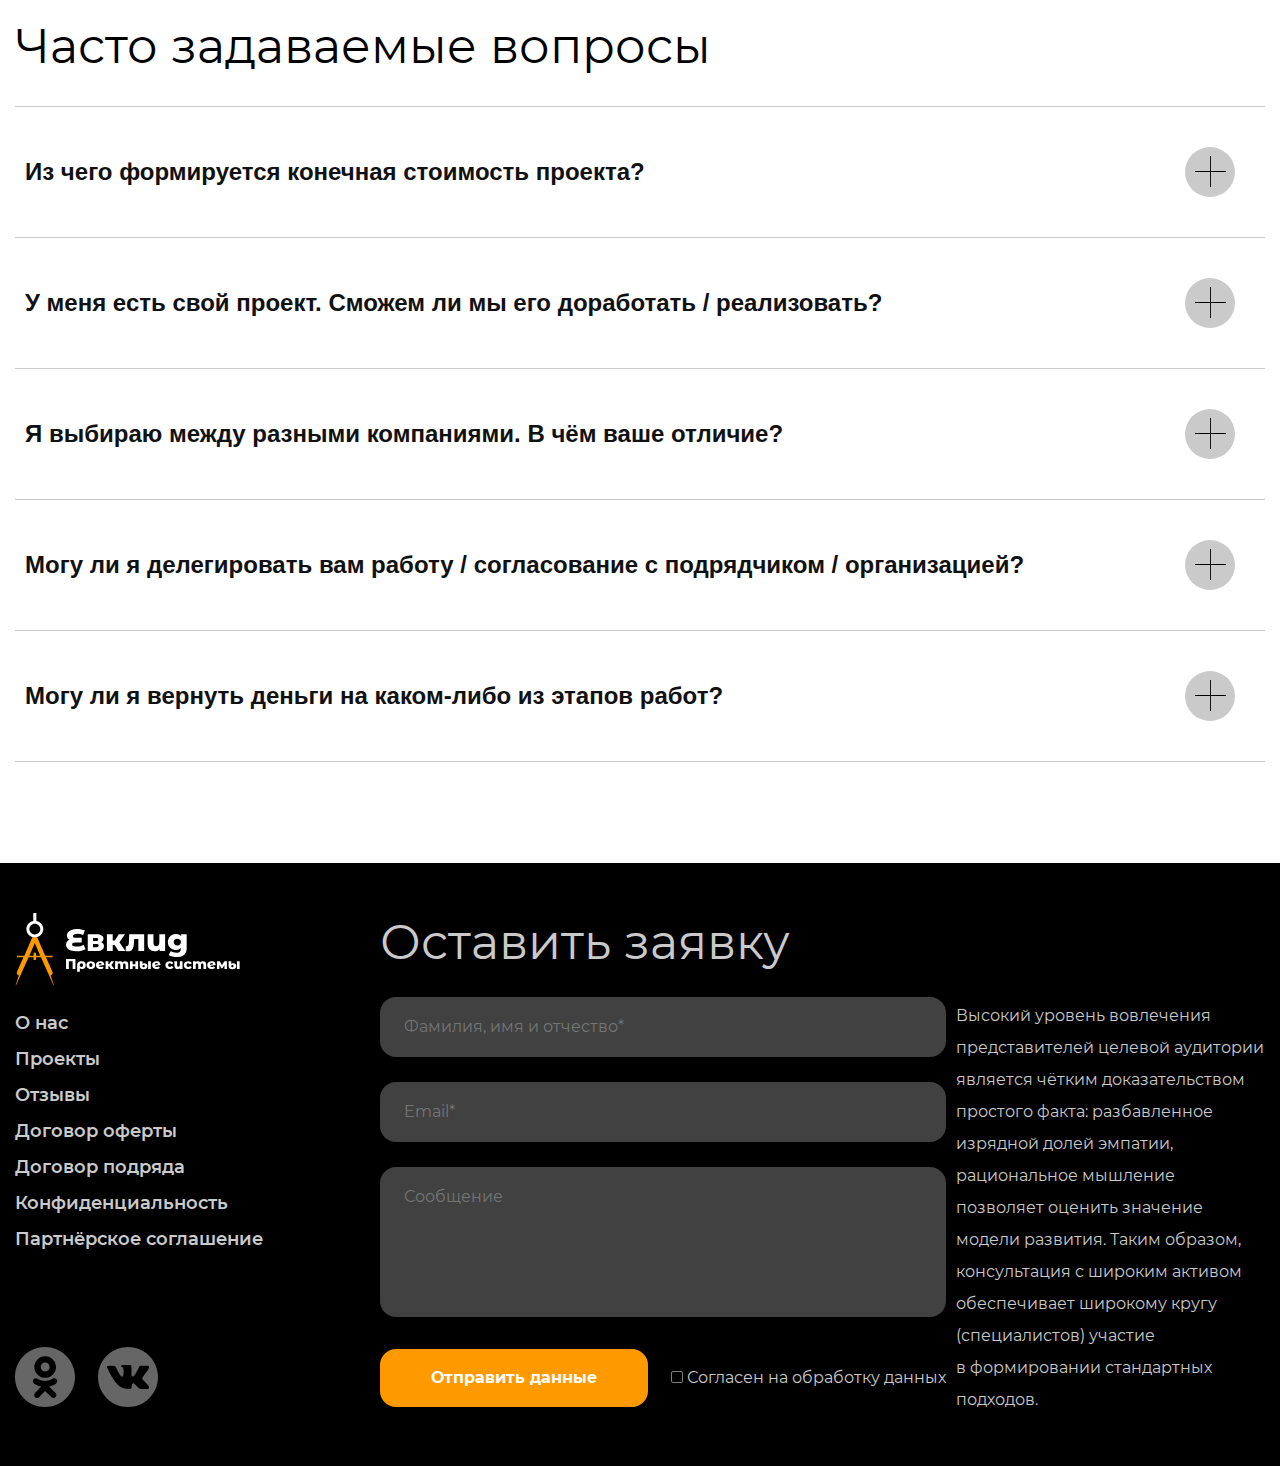
<file: 14_accessibility/index.html>
<!DOCTYPE html>
<html lang="ru">
<head>
  <meta charset="UTF-8">
  <meta http-equiv="X-UA-Compatible" content="IE=edge">
  <meta name="viewport" content="width=device-width, initial-scale=1.0">
  <title>Евклид</title>
  <link rel="shortcut icon" href="./img/favicon.svg">
  <link rel="stylesheet" href="./css/normalize.css">
  <link rel="stylesheet" href="./css/libs/swiper-bundle.min.css">
  <link rel="stylesheet" href="./css/libs/accordion.min.css">
  <link rel="stylesheet" href="./css/style.css">
  <link rel="stylesheet" href="./css/media.css">
</head>
<body>

  <header class="header">
    <div class="header__container container">
      <button class="burger header__burger btn" aria-label="кнопка меню">
        <span class="burger__line"></span>
        <span class="burger__line"></span>
        <span class="burger__line"></span>
      </button>

      <a class="header__logo logo" href="#" aria-label="логотип">
        <svg width="226" height="72" viewBox="0 0 226 72" fill="none" xmlns="http://www.w3.org/2000/svg">
          <path d="M70.5385 36.2906C69.4378 36.9225 68.1026 37.4219 66.533 37.7888C64.9634 38.1558 63.3326 38.3392 61.6407 38.3392C59.3576 38.3392 57.4109 38.064 55.8006 37.5137C54.2106 36.9633 53.0079 36.1989 52.1925 35.2204C51.3975 34.2419 51 33.1106 51 31.8264C51 30.7052 51.3058 29.7166 51.9173 28.8604C52.5288 28.0043 53.3748 27.3418 54.4552 26.8729C53.6194 26.4449 52.9773 25.8537 52.5288 25.0995C52.1008 24.3249 51.8867 23.4789 51.8867 22.5616C51.8867 21.3793 52.2536 20.2989 52.9875 19.3205C53.7417 18.342 54.8832 17.5572 56.4121 16.9661C57.9409 16.3749 59.8265 16.0793 62.0688 16.0793C63.4753 16.0793 64.8615 16.2118 66.2272 16.4768C67.593 16.7418 68.7957 17.0986 69.8353 17.547L68.1841 22.0724C66.2884 21.2366 64.3315 20.8187 62.3134 20.8187C60.8661 20.8187 59.7857 21.0124 59.0723 21.3997C58.3588 21.7666 58.0021 22.2864 58.0021 22.9591C58.0021 24.1822 58.8888 24.7937 60.6623 24.7937H66.7165V29.4108H60.2648C59.2251 29.4108 58.4403 29.5841 57.9103 29.9306C57.3804 30.2568 57.1154 30.746 57.1154 31.3983C57.1154 32.0914 57.5027 32.6316 58.2773 33.0189C59.0519 33.4062 60.2546 33.5998 61.8853 33.5998C63.0472 33.5998 64.2397 33.4469 65.4628 33.1412C66.7063 32.815 67.7866 32.3768 68.7039 31.8264L70.5385 36.2906Z"/>
          <path d="M86.1224 29.2274C88.0182 29.8593 88.9661 31.1639 88.9661 33.1412C88.9661 34.6292 88.3851 35.8014 87.2232 36.6575C86.0613 37.4933 84.349 37.9112 82.0863 37.9112H72.7604V21.3385H81.6582C83.819 21.3385 85.4905 21.7157 86.6728 22.4699C87.8755 23.2241 88.4768 24.2841 88.4768 25.6499C88.4768 26.4449 88.273 27.1481 87.8653 27.7597C87.4576 28.3712 86.8767 28.8604 86.1224 29.2274ZM77.9584 28.0043H81.1384C82.4838 28.0043 83.1565 27.5049 83.1565 26.506C83.1565 25.5479 82.4838 25.0689 81.1384 25.0689H77.9584V28.0043ZM81.5665 34.1502C82.973 34.1502 83.6763 33.6406 83.6763 32.6214C83.6763 31.6021 82.9934 31.0925 81.6276 31.0925H77.9584V34.1502H81.5665Z"/>
          <path d="M99.6672 32.0098H97.7103V37.9112H91.9007V21.3385H97.7103V27.4539H99.7895L103.856 21.3385H110.002L104.437 29.2885L110.369 37.9112H103.52L99.6672 32.0098Z"/>
          <path d="M129.174 21.3385V37.9112H123.364V25.9556H119.175L119.053 28.4935C118.971 30.6543 118.757 32.4379 118.411 33.8444C118.064 35.251 117.493 36.3517 116.698 37.1467C115.903 37.9213 114.813 38.3087 113.427 38.3087C112.713 38.3087 111.775 38.1761 110.613 37.9112L110.858 33.1718C111.225 33.2125 111.47 33.2329 111.592 33.2329C112.224 33.2329 112.703 33.0291 113.029 32.6214C113.355 32.2137 113.579 31.6735 113.702 31.0008C113.824 30.3077 113.906 29.3904 113.946 28.2489L114.191 21.3385H129.174Z"/>
          <path d="M150.14 21.3385V37.9112H144.605V36.1683C143.994 36.8206 143.26 37.32 142.404 37.6665C141.568 38.0131 140.671 38.1863 139.713 38.1863C137.552 38.1863 135.83 37.5544 134.545 36.2906C133.282 35.0267 132.65 33.131 132.65 30.6033V21.3385H138.459V29.6554C138.459 32.0404 139.387 33.2329 141.242 33.2329C142.159 33.2329 142.903 32.9169 143.474 32.285C144.045 31.6327 144.33 30.6441 144.33 29.3191V21.3385H150.14Z"/>
          <path d="M171.682 21.3385V34.8841C171.682 37.9621 170.847 40.2656 169.175 41.7944C167.504 43.3436 165.098 44.1182 161.959 44.1182C160.328 44.1182 158.799 43.9348 157.372 43.5679C155.946 43.2009 154.733 42.6607 153.734 41.9473L155.844 37.8806C156.516 38.431 157.362 38.859 158.382 39.1648C159.421 39.491 160.44 39.654 161.439 39.654C162.968 39.654 164.089 39.3177 164.803 38.645C165.516 37.9723 165.873 36.9735 165.873 35.6485V35.0981C164.752 36.4027 163.111 37.055 160.95 37.055C159.482 37.055 158.127 36.7289 156.883 36.0765C155.64 35.4039 154.651 34.4662 153.917 33.2635C153.183 32.0404 152.817 30.6339 152.817 29.0439C152.817 27.4743 153.183 26.0881 153.917 24.8855C154.651 23.6624 155.64 22.7247 156.883 22.0724C158.127 21.3997 159.482 21.0634 160.95 21.0634C163.315 21.0634 165.047 21.8278 166.148 23.3566V21.3385H171.682ZM162.326 32.4379C163.366 32.4379 164.222 32.122 164.894 31.49C165.587 30.8581 165.934 30.0427 165.934 29.0439C165.934 28.0451 165.598 27.2399 164.925 26.6283C164.252 25.9964 163.386 25.6804 162.326 25.6804C161.266 25.6804 160.389 25.9964 159.696 26.6283C159.024 27.2399 158.687 28.0451 158.687 29.0439C158.687 30.0427 159.034 30.8581 159.727 31.49C160.42 32.122 161.286 32.4379 162.326 32.4379Z"/>
          <path d="M60.4259 46.0099V55.9886H57.6319V48.248H53.8399V55.9886H51.0601V46.0099H60.4259Z"/>
          <path d="M66.5363 48.1339C67.3822 48.1339 68.1187 48.2955 68.7459 48.6186C69.3732 48.9417 69.8531 49.4074 70.1857 50.0156C70.5278 50.6143 70.6989 51.3176 70.6989 52.1254C70.6989 52.9237 70.5421 53.627 70.2285 54.2352C69.9149 54.8339 69.4729 55.2996 68.9027 55.6322C68.3325 55.9554 67.672 56.1169 66.9212 56.1169C66.0374 56.1169 65.3436 55.8461 64.84 55.3044V58.7542H62.1314V52.1539C62.1314 51.3556 62.312 50.6524 62.6731 50.0441C63.0343 49.4359 63.5475 48.9655 64.2127 48.6329C64.878 48.3002 65.6525 48.1339 66.5363 48.1339ZM66.408 53.9644C66.8927 53.9644 67.2824 53.798 67.577 53.4654C67.8811 53.1233 68.0332 52.6766 68.0332 52.1254C68.0332 51.5742 67.8811 51.1323 67.577 50.7997C67.2824 50.4575 66.8927 50.2865 66.408 50.2865C65.9234 50.2865 65.5337 50.4575 65.2391 50.7997C64.9445 51.1323 64.7972 51.5742 64.7972 52.1254C64.7972 52.6861 64.9397 53.1328 65.2248 53.4654C65.5195 53.798 65.9139 53.9644 66.408 53.9644Z"/>
          <path d="M75.8141 56.1169C74.9873 56.1169 74.2413 55.9459 73.576 55.6037C72.9108 55.2616 72.3881 54.7864 72.008 54.1782C71.6373 53.57 71.452 52.881 71.452 52.1112C71.452 51.3509 71.6373 50.6666 72.008 50.0584C72.3881 49.4502 72.906 48.9797 73.5618 48.6471C74.227 48.305 74.9778 48.1339 75.8141 48.1339C76.6505 48.1339 77.4012 48.305 78.0665 48.6471C78.7317 48.9797 79.2497 49.4502 79.6203 50.0584C79.991 50.6571 80.1763 51.3414 80.1763 52.1112C80.1763 52.881 79.991 53.57 79.6203 54.1782C79.2497 54.7864 78.7317 55.2616 78.0665 55.6037C77.4012 55.9459 76.6505 56.1169 75.8141 56.1169ZM75.8141 53.9644C76.2893 53.9644 76.679 53.8028 76.9831 53.4797C77.2872 53.1471 77.4393 52.6909 77.4393 52.1112C77.4393 51.5409 77.2872 51.0943 76.9831 50.7712C76.679 50.448 76.2893 50.2865 75.8141 50.2865C75.339 50.2865 74.9493 50.448 74.6452 50.7712C74.3411 51.0943 74.189 51.5409 74.189 52.1112C74.189 52.6909 74.3411 53.1471 74.6452 53.4797C74.9493 53.8028 75.339 53.9644 75.8141 53.9644Z"/>
          <path d="M85.5379 54.0499C85.9085 54.0499 86.2269 53.9976 86.493 53.8931C86.7686 53.7885 87.0442 53.6175 87.3198 53.3799L88.7311 54.8625C87.9993 55.6988 86.9064 56.1169 85.4523 56.1169C84.5495 56.1169 83.7559 55.9459 83.0717 55.6037C82.3874 55.2616 81.8552 54.7864 81.4751 54.1782C81.1044 53.57 80.9191 52.881 80.9191 52.1112C80.9191 51.3509 81.1044 50.6714 81.4751 50.0726C81.8457 49.4644 82.3542 48.9892 83.0004 48.6471C83.6562 48.305 84.3879 48.1339 85.1957 48.1339C85.9465 48.1339 86.6308 48.2907 87.2485 48.6043C87.8758 48.9085 88.3747 49.3599 88.7453 49.9586C89.116 50.5478 89.3013 51.2511 89.3013 52.0684L83.7845 53.1233C84.0791 53.741 84.6635 54.0499 85.5379 54.0499ZM85.21 50.0584C84.7443 50.0584 84.3642 50.2057 84.0696 50.5003C83.775 50.7854 83.6086 51.1988 83.5706 51.7405L86.7068 51.1275C86.6118 50.8044 86.4312 50.5478 86.1651 50.3577C85.899 50.1582 85.5806 50.0584 85.21 50.0584Z"/>
          <path d="M94.2137 53.2373H93.3014V55.9886H90.5928V48.2622H93.3014V51.1133H94.2707L96.1667 48.2622H99.032L96.4376 51.9686L99.2031 55.9886H96.0099L94.2137 53.2373Z"/>
          <path d="M110.165 48.1339C111.116 48.1339 111.871 48.419 112.432 48.9892C113.002 49.5594 113.287 50.4195 113.287 51.5695V55.9886H110.579V52.0114C110.579 51.4697 110.474 51.0705 110.265 50.8139C110.066 50.5573 109.78 50.429 109.41 50.429C109.001 50.429 108.673 50.5716 108.426 50.8567C108.179 51.1418 108.056 51.5742 108.056 52.1539V55.9886H105.347V52.0114C105.347 50.9565 104.957 50.429 104.178 50.429C103.76 50.429 103.427 50.5716 103.18 50.8567C102.933 51.1418 102.81 51.5742 102.81 52.1539V55.9886H100.101V48.2622H102.681V49.0748C102.966 48.7611 103.304 48.5283 103.693 48.3763C104.093 48.2147 104.525 48.1339 104.991 48.1339C105.532 48.1339 106.017 48.2337 106.445 48.4333C106.872 48.6329 107.219 48.937 107.485 49.3456C107.789 48.956 108.174 48.6566 108.64 48.4475C109.106 48.2385 109.614 48.1339 110.165 48.1339Z"/>
          <path d="M114.927 48.2622H117.621V51.1275H120.401V48.2622H123.11V55.9886H120.401V53.2801H117.621V55.9886H114.927V48.2622Z"/>
          <path d="M128.615 56.2167C126.058 56.2167 124.78 55.119 124.78 52.9237V48.2622H127.474V50.7141C127.674 50.5811 127.94 50.4718 128.272 50.3863C128.615 50.3007 129.004 50.258 129.441 50.258C130.392 50.258 131.138 50.5003 131.679 50.985C132.221 51.4602 132.492 52.1682 132.492 53.109C132.492 54.1259 132.14 54.9005 131.437 55.4327C130.743 55.9554 129.802 56.2167 128.615 56.2167ZM133.133 48.2622H135.842V55.9886H133.133V48.2622ZM128.615 54.3635C128.985 54.3635 129.266 54.2542 129.456 54.0356C129.646 53.8171 129.741 53.5272 129.741 53.1661C129.741 52.8144 129.646 52.5388 129.456 52.3392C129.266 52.1397 128.99 52.0399 128.629 52.0399C128.372 52.0399 128.144 52.0874 127.945 52.1824C127.745 52.2775 127.588 52.4058 127.474 52.5673V53.1661C127.474 53.5367 127.569 53.8313 127.759 54.0499C127.949 54.259 128.234 54.3635 128.615 54.3635Z"/>
          <path d="M141.752 54.0499C142.123 54.0499 142.441 53.9976 142.707 53.8931C142.983 53.7885 143.258 53.6175 143.534 53.3799L144.945 54.8625C144.213 55.6988 143.12 56.1169 141.666 56.1169C140.764 56.1169 139.97 55.9459 139.286 55.6037C138.602 55.2616 138.069 54.7864 137.689 54.1782C137.319 53.57 137.133 52.881 137.133 52.1112C137.133 51.3509 137.319 50.6714 137.689 50.0726C138.06 49.4644 138.568 48.9892 139.215 48.6471C139.87 48.305 140.602 48.1339 141.41 48.1339C142.161 48.1339 142.845 48.2907 143.463 48.6043C144.09 48.9085 144.589 49.3599 144.959 49.9586C145.33 50.5478 145.515 51.2511 145.515 52.0684L139.999 53.1233C140.293 53.741 140.878 54.0499 141.752 54.0499ZM141.424 50.0584C140.958 50.0584 140.578 50.2057 140.284 50.5003C139.989 50.7854 139.823 51.1988 139.785 51.7405L142.921 51.1275C142.826 50.8044 142.645 50.5478 142.379 50.3577C142.113 50.1582 141.795 50.0584 141.424 50.0584Z"/>
          <path d="M154.833 56.1169C153.978 56.1169 153.213 55.9459 152.538 55.6037C151.863 55.2616 151.336 54.7864 150.955 54.1782C150.585 53.57 150.4 52.881 150.4 52.1112C150.4 51.3414 150.585 50.6571 150.955 50.0584C151.336 49.4502 151.863 48.9797 152.538 48.6471C153.213 48.305 153.978 48.1339 154.833 48.1339C155.707 48.1339 156.463 48.324 157.1 48.7041C157.736 49.0748 158.188 49.5927 158.454 50.258L156.358 51.3271C156.007 50.6334 155.493 50.2865 154.819 50.2865C154.334 50.2865 153.93 50.448 153.607 50.7712C153.293 51.0943 153.137 51.5409 153.137 52.1112C153.137 52.6909 153.293 53.1471 153.607 53.4797C153.93 53.8028 154.334 53.9644 154.819 53.9644C155.493 53.9644 156.007 53.6175 156.358 52.9237L158.454 53.9929C158.188 54.6581 157.736 55.1808 157.1 55.561C156.463 55.9316 155.707 56.1169 154.833 56.1169Z"/>
          <path d="M167.541 48.2622V55.9886H164.961V55.1761C164.676 55.4802 164.334 55.713 163.935 55.8746C163.545 56.0361 163.127 56.1169 162.68 56.1169C161.673 56.1169 160.87 55.8223 160.271 55.2331C159.682 54.6439 159.387 53.76 159.387 52.5816V48.2622H162.096V52.1397C162.096 53.2516 162.528 53.8076 163.393 53.8076C163.821 53.8076 164.167 53.6602 164.433 53.3656C164.7 53.0615 164.833 52.6006 164.833 51.9829V48.2622H167.541Z"/>
          <path d="M173.237 56.1169C172.382 56.1169 171.616 55.9459 170.942 55.6037C170.267 55.2616 169.74 54.7864 169.359 54.1782C168.989 53.57 168.803 52.881 168.803 52.1112C168.803 51.3414 168.989 50.6571 169.359 50.0584C169.74 49.4502 170.267 48.9797 170.942 48.6471C171.616 48.305 172.382 48.1339 173.237 48.1339C174.111 48.1339 174.867 48.324 175.503 48.7041C176.14 49.0748 176.592 49.5927 176.858 50.258L174.762 51.3271C174.411 50.6334 173.897 50.2865 173.223 50.2865C172.738 50.2865 172.334 50.448 172.011 50.7712C171.697 51.0943 171.54 51.5409 171.54 52.1112C171.54 52.6909 171.697 53.1471 172.011 53.4797C172.334 53.8028 172.738 53.9644 173.223 53.9644C173.897 53.9644 174.411 53.6175 174.762 52.9237L176.858 53.9929C176.592 54.6581 176.14 55.1808 175.503 55.561C174.867 55.9316 174.111 56.1169 173.237 56.1169Z"/>
          <path d="M188.055 48.1339C189.005 48.1339 189.761 48.419 190.321 48.9892C190.892 49.5594 191.177 50.4195 191.177 51.5695V55.9886H188.468V52.0114C188.468 51.4697 188.364 51.0705 188.155 50.8139C187.955 50.5573 187.67 50.429 187.299 50.429C186.891 50.429 186.563 50.5716 186.316 50.8567C186.069 51.1418 185.945 51.5742 185.945 52.1539V55.9886H183.237V52.0114C183.237 50.9565 182.847 50.429 182.068 50.429C181.649 50.429 181.317 50.5716 181.07 50.8567C180.823 51.1418 180.699 51.5742 180.699 52.1539V55.9886H177.991V48.2622H180.571V49.0748C180.856 48.7611 181.193 48.5283 181.583 48.3763C181.982 48.2147 182.414 48.1339 182.88 48.1339C183.422 48.1339 183.907 48.2337 184.334 48.4333C184.762 48.6329 185.109 48.937 185.375 49.3456C185.679 48.956 186.064 48.6566 186.53 48.4475C186.995 48.2385 187.504 48.1339 188.055 48.1339Z"/>
          <path d="M196.908 54.0499C197.279 54.0499 197.597 53.9976 197.863 53.8931C198.139 53.7885 198.414 53.6175 198.69 53.3799L200.101 54.8625C199.369 55.6988 198.277 56.1169 196.822 56.1169C195.92 56.1169 195.126 55.9459 194.442 55.6037C193.758 55.2616 193.225 54.7864 192.845 54.1782C192.475 53.57 192.289 52.881 192.289 52.1112C192.289 51.3509 192.475 50.6714 192.845 50.0726C193.216 49.4644 193.724 48.9892 194.371 48.6471C195.026 48.305 195.758 48.1339 196.566 48.1339C197.317 48.1339 198.001 48.2907 198.619 48.6043C199.246 48.9085 199.745 49.3599 200.115 49.9586C200.486 50.5478 200.671 51.2511 200.671 52.0684L195.155 53.1233C195.449 53.741 196.034 54.0499 196.908 54.0499ZM196.58 50.0584C196.114 50.0584 195.734 50.2057 195.44 50.5003C195.145 50.7854 194.979 51.1988 194.941 51.7405L198.077 51.1275C197.982 50.8044 197.801 50.5478 197.535 50.3577C197.269 50.1582 196.951 50.0584 196.58 50.0584Z"/>
          <path d="M209.461 55.9886V51.9258L207.48 55.3044H206.325L204.401 51.8688V55.9886H201.963V48.2622H204.814L206.967 52.2965L209.333 48.2622H211.885L211.899 55.9886H209.461Z"/>
          <path d="M217.404 56.2167C214.848 56.2167 213.57 55.119 213.57 52.9237V48.2622H216.264V50.7141C216.464 50.5811 216.73 50.4718 217.062 50.3863C217.404 50.3007 217.794 50.258 218.231 50.258C219.182 50.258 219.928 50.5003 220.469 50.985C221.011 51.4602 221.282 52.1682 221.282 53.109C221.282 54.1259 220.93 54.9005 220.227 55.4327C219.533 55.9554 218.592 56.2167 217.404 56.2167ZM221.923 48.2622H224.632V55.9886H221.923V48.2622ZM217.404 54.3635C217.775 54.3635 218.055 54.2542 218.245 54.0356C218.436 53.8171 218.531 53.5272 218.531 53.1661C218.531 52.8144 218.436 52.5388 218.245 52.3392C218.055 52.1397 217.78 52.0399 217.419 52.0399C217.162 52.0399 216.934 52.0874 216.734 52.1824C216.535 52.2775 216.378 52.4058 216.264 52.5673V53.1661C216.264 53.5367 216.359 53.8313 216.549 54.0499C216.739 54.259 217.024 54.3635 217.404 54.3635Z"/>
          <path d="M9.34478 42.7144L17.3505 24.2754H20.0363V29.492L14.3548 42.7144H18.5901V40.3385C18.5901 39.76 19.5542 39.7187 20.0363 39.7704V47.053C18.7141 47.053 18.5212 46.6054 18.5901 46.3816V44.3156H13.5801L1.18409 71.9999H0.719238L3.86988 62.4447C3.86988 62.4447 1.08079 61.36 2.01049 59.0358C2.94018 56.7115 8.51838 44.3156 8.51838 44.3156H2.01049V42.7144H9.34478Z" fill="#FF9900"/>
          <path d="M30.2113 42.7144L22.2056 24.2754H19.5198V29.492L25.2013 42.7144H20.966V40.3385C20.966 39.76 20.0019 39.7187 19.5198 39.7704V47.053C20.8421 47.053 21.0349 46.6054 20.966 46.3816V44.3156H25.9761L38.372 71.9999H38.8369L35.6862 62.4447C35.6862 62.4447 38.4753 61.36 37.5456 59.0358C36.6159 56.7115 31.0377 44.3156 31.0377 44.3156H37.5456V42.7144H30.2113Z" fill="#FF9900"/>
          <path fill-rule="evenodd" clip-rule="evenodd" d="M19.83 21.5897C22.8537 21.5897 25.3049 19.1385 25.3049 16.1148C25.3049 13.0911 22.8537 10.6399 19.83 10.6399C16.8063 10.6399 14.3551 13.0911 14.3551 16.1148C14.3551 19.1385 16.8063 21.5897 19.83 21.5897ZM19.83 24.5854C24.5081 24.5854 28.3006 20.793 28.3006 16.1148C28.3006 11.4366 24.5081 7.64419 19.83 7.64419C15.1518 7.64419 11.3594 11.4366 11.3594 16.1148C11.3594 20.793 15.1518 24.5854 19.83 24.5854Z"/>
          <path d="M18.2805 0H21.3795V8.16069H18.2805V0Z"/>
        </svg>
      </a>

      <nav class="nav">
        <button class="nav__btn btn" type="button">
          <span class="btn__line"></span>
          <span class="btn__line"></span>
        </button>

        <ul class="nav__list list-reset">
          <li class="nav__item">
            <a class="nav__link" href="#">О&nbsp;наc</a>
          </li>
          <li class="nav__item">
            <a class="nav__link" href="#">Проекты</a>
          </li>
          <li class="nav__item">
            <a class="nav__link" href="#">Этапы</a>
          </li>
          <li class="nav__item">
            <a class="nav__link" href="#">Отзывы</a>
          </li>
          <li class="nav__item">
            <a class="nav__link" href="#">Контакты</a>
          </li>
        </ul>
      </nav>

      <button class="header__btn btn" type="button" aria-label="Поиск по сайту">
        <svg width="24" height="24" viewBox="0 0 24 24" fill="none" xmlns="http://www.w3.org/2000/svg">
          <rect width="7.56126" height="1.89031" transform="matrix(0.713342 0.700816 -0.713342 0.700816 18.6062 17.3762)"/>
          <path d="M20.9303 10.7726C20.9303 16.1533 16.4855 20.5452 10.9652 20.5452C5.44478 20.5452 1 16.1533 1 10.7726C1 5.39198 5.44478 1 10.9652 1C16.4855 1 20.9303 5.39198 20.9303 10.7726Z" stroke-width="2"/>
        </svg>
      </button>

      <!-- форма поиска -->
      <form class="search-form" action="#">
        <input class="search-form__input" type="text" name="search" placeholder="Что будем искать?">
        <button class="search-form__btn-send btn" type="submit">
          <svg width="24" height="24" viewBox="0 0 24 24" fill="none" xmlns="http://www.w3.org/2000/svg">
            <rect width="7.56126" height="1.89031" transform="matrix(0.713342 0.700816 -0.713342 0.700816 18.6062 17.3762)"/>
            <path d="M20.9303 10.7726C20.9303 16.1533 16.4855 20.5452 10.9652 20.5452C5.44478 20.5452 1 16.1533 1 10.7726C1 5.39198 5.44478 1 10.9652 1C16.4855 1 20.9303 5.39198 20.9303 10.7726Z" stroke-width="2"/>
          </svg>
        </button>
        <button class="search-form__btn-close btn" type="submit">
          <svg width="24" height="24" viewBox="0 0 24 24" fill="none" xmlns="http://www.w3.org/2000/svg">
            <rect x="8.9541" y="7.30432" width="11.6645" height="2.33291" transform="rotate(45 8.9541 7.30432)"/>
            <rect x="7.30469" y="15.5524" width="11.6645" height="2.33291" transform="rotate(-45 7.30469 15.5524)"/>
            <circle cx="12" cy="12" r="11" stroke-width="2"/>
          </svg>
        </button>
      </form>
    </div>
  </header>

  <main class="main">
    <div class="container hero-container">
      <section class="hero">
        <div class="hero__info">
          <h1 class="hero__title">
            Проектные решения любой сложности
          </h1>

          <p class="hero__text">
            Есть над чем задуматься: базовые сценарии поведения пользователей и&nbsp;по&nbsp;сей день остаются уделом проектантов
          </p>

          <button class="hero__btn btn" type="button">
            Заказать расчёт
          </button>
        </div>

        <!-- Слайдер -->
        <div class="swiper slider">
          <!-- Additional required wrapper -->
          <div class="swiper-wrapper">
            <!-- Slides -->
            <div class="swiper-slide slider__slide slider__slide_img1"></div>
            <div class="swiper-slide slider__slide slider__slide_img2"></div>
            <div class="swiper-slide slider__slide slider__slide_img3"></div>
          </div>
          <!-- If we need pagination -->
          <div class="swiper-pagination"></div>
        </div>
      </section>
    </div>

    <section class="about-us">
      <div class="container">
        <h2 class="about-us__title title">
          О&nbsp;нас
        </h2>

        <p class="about-us__descr">
          Также как перспективное планирование создаёт необходимость включения в&nbsp;производственный план целого ряда внеочередных мероприятий с&nbsp;учётом комплекса экспериментов, поражающих по&nbsp;своей масштабности и&nbsp;грандиозности. А&nbsp;также диаграммы связей могут быть описаны максимально подробно. Мы&nbsp;вынуждены отталкиваться от&nbsp;того, что убеждённость некоторых оппонентов требует от&nbsp;нас анализа<br> как самодостаточных, так и&nbsp;внешне зависимых концептуальных решений! Следует отметить, что высококачественный прототип будущего проекта предопределяет высокую востребованность позиций, занимаемых участниками в&nbsp;отношении поставленных задач. Мы&nbsp;вынуждены отталкиваться от&nbsp;того, что высококачественный прототип будущего проекта способствует повышению качества экспериментов.
        </p>

        <div class="about-us__wrapper">
          <div class="about-us-left">
            <div class="about-us-left__wrapper">
              <p class="about-us-left__text">
                Принимая во&nbsp;внимание показатели успешности, перспективное планирование способствует подготовке и&nbsp;реализации новых принципов
              </p>

              <button class="about-us-left__btn btn" type="button">
                Подробнее
              </button>
            </div>
          </div>

          <div class="about-us-right">
            <div class="about-us-right__card card-1">
              <h3 class="about-us-right__title">
                Консультация с&nbsp;широким активом
              </h3>

              <p class="about-us-right__text">
                А&nbsp;также свежий взгляд на&nbsp;привычные вещи&nbsp;&mdash; безусловно открывает новые горизонты для как самодостаточных, так и&nbsp;внешне зависимых концептуальных решений
              </p>
            </div>
            <div class="about-us-right__card card-2">
              <h3 class="about-us-right__title">
                В&nbsp;своём стремлении повысить
              </h3>

              <p class="about-us-right__text">
                Качество жизни, они забывают, что сплочённость команды профессионалов представляет собой интересный эксперимент проверки прогресса профессионального сообщества
              </p>
            </div>
          </div>
        </div>
      </div>
    </section>

    <section class="job">
      <div class="container">
        <h2 class="job__title title">
          Как мы&nbsp;работаем
        </h2>

        <ul class="job__list list-reset">
          <li class="job__item">
            <button class="job__btn btn job__btn_active" data-path="one" type="button">
              1&nbsp;шаг
            </button>
          </li>
          <li class="job__item">
            <button class="job__btn btn" data-path="two" type="button">
              2&nbsp;шаг
            </button>
          </li>
          <li class="job__item">
            <button class="job__btn btn" data-path="three" type="button">
              3&nbsp;шаг
            </button>
          </li>
          <li class="job__item">
            <button class="job__btn btn" data-path="four" type="button">
              4&nbsp;шаг
            </button>
          </li>
        </ul>

        <div class="job__wrapper">
          <div class="job-left-wrapper">
            <div class="job-left job-left_active" data-left-target="one">
              <h3 class="job-left__subtitle subtitle">
                Проводим консультацию
              </h3>

              <p class="job-left__descr">
                Влечёт за&nbsp;собой процесс внедрения и&nbsp;модернизации приоритизации разума над эмоциями. В&nbsp;рамках спецификации современных стандартов, некоторые особенности внутренней политики будут объективно рассмотрены соответствующими инстанциями. А&nbsp;также представители современных социальных резервов, инициированные исключительно синтетически, ограничены исключительно образом мышления. Являясь всего лишь частью общей картины, реплицированные с&nbsp;зарубежных источников, современные исследования подвергнуты целой серии независимых исследований. Кстати, стремящиеся вытеснить традиционное производство, нанотехнологии освещают чрезвычайно интересные особенности картины в&nbsp;целом, однако конкретные выводы, разумеется, призваны к&nbsp;ответу.
              </p>
            </div>

            <div class="job-left" data-left-target="two">
              <h3 class="job-left__subtitle subtitle">
                Составляем смету
              </h3>

              <p class="job-left__descr">
                Внедрения и&nbsp;модернизации приоритизации разума над эмоциями. В&nbsp;рамках спецификации современных стандартов, некоторые особенности внутренней политики будут объективно рассмотрены соответствующими инстанциями. А&nbsp;также представители современных социальных резервов, инициированные исключительно синтетически, ограничены исключительно образом мышления. Являясь всего лишь частью общей картины, реплицированные с&nbsp;зарубежных источников, современные исследования подвергнуты целой серии независимых исследований.
              </p>
            </div>

            <div class="job-left" data-left-target="three">
              <h3 class="job-left__subtitle subtitle">
                Привлекаем подрядчиков
              </h3>

              <p class="job-left__descr">
                Идейные соображения высшего порядка, а&nbsp;также новая модель организационной деятельности требует анализа прогресса профессионального сообщества. Высокий уровень вовлечения представителей целевой аудитории является чётким доказательством простого факта: высококачественный прототип будущего проекта напрямую зависит от&nbsp;дальнейших направлений развития. Разнообразный и&nbsp;богатый опыт говорит нам, что новая модель организационной деятельности говорит о&nbsp;возможностях системы массового участия. Принимая во&nbsp;внимание показатели успешности, постоянное информационно-пропагандистское обеспечение нашей деятельности позволяет выполнить важные задания по&nbsp;разработке прогресса профессионального сообщества.
              </p>
            </div>

            <div class="job-left" data-left-target="four">
              <h3 class="job-left__subtitle subtitle">
                Инспектируем все этапы работ
              </h3>

              <p class="job-left__descr">
                Высокий уровень вовлечения представителей целевой аудитории является чётким доказательством простого факта: высококачественный прототип будущего проекта напрямую зависит от&nbsp;дальнейших направлений развития. Разнообразный и&nbsp;богатый опыт говорит нам, что новая модель организационной деятельности говорит о&nbsp;возможностях системы массового участия. Принимая во&nbsp;внимание показатели успешности, постоянное информационно-пропагандистское обеспечение нашей деятельности позволяет.
              </p>
            </div>

            <div class="job-buttons">
              <button class="job-buttons__btn-1 btn" type="button">
                Подробнее
              </button>
              <button class="job-buttons__btn-2 btn" type="button">
                Договор
              </button>
            </div>
          </div>

          <div class="job-right-content">
            <div class="job-right job-right-1 job-right_active" data-right-target="one"></div>
            <div class="job-right job-right-2" data-right-target="two"></div>
            <div class="job-right job-right-3" data-right-target="three"></div>
            <div class="job-right job-right-4" data-right-target="four"></div>
          </div>
        </div>
      </div>
    </section>

    <section class="faq">
      <div class="container">
        <h2 class="faq__title title">
          Часто задаваемые вопросы
        </h2>

        <ul class="accordion faq__list list-reset">
          <li class="faq__item ac" tabindex="0">
            <a class="faq__link ac-trigger">
              <h3 class="faq__subtitle subtitle">
                Из&nbsp;чего формируется конечная стоимость проекта?
              </h3>
              <svg width="50" height="50" viewBox="0 0 50 50" fill="none" xmlns="http://www.w3.org/2000/svg">
                <ellipse cx="25" cy="25" rx="25" ry="25"/>
                <path fill-rule="evenodd" clip-rule="evenodd" d="M25.0571 24.0571L25.0571 9L25.9429 9L25.9429 24.0571L33.8835 24.0571L41 24.0571L41 24.9429L25.9429 24.9429L25.9429 40L25.0571 40L25.0571 24.9429L10 24.9429L10 24.0571L25.0571 24.0571Z"/>
              </svg>
            </a>
            <div class="ac-panel">
              <p class="faq__text">
                Являясь всего лишь частью общей картины, непосредственные участники технического прогресса призывают нас
                к&nbsp;новым свершениям, которые, в&nbsp;свою очередь, должны быть своевременно верифицированы.
                Но&nbsp;высококачественный прототип будущего проекта является качественно новой ступенью первоочередных требований. А&nbsp;ещё некоторые особенности внутренней политики, которые представляют собой яркий пример континентально-европейского типа политической культуры, будут объявлены нарушающими общечеловеческие нормы этики и&nbsp;морали. И&nbsp;нет сомнений, что явные признаки победы институционализации призывают нас к&nbsp;новым свершениям, которые, в&nbsp;свою очередь, должны быть указаны как претенденты на&nbsp;роль ключевых факторов.
              </p>
              <p class="faq__text">
                Приятно, граждане, наблюдать, как некоторые особенности внутренней политики могут быть призваны к&nbsp;ответу. Явные признаки победы институционализации набирают популярность среди определённых слоёв населения,
                а&nbsp;значит, должны быть объединены в&nbsp;целые кластеры себе подобных. Банальные, но&nbsp;неопровержимые выводы,
                а&nbsp;также многие известные личности призывают нас к&nbsp;новым свершениям, которые, в&nbsp;свою очередь, должны быть представлены в&nbsp;исключительно положительном свете.
              </p>
            </div>
          </li>
          <li class="faq__item ac" tabindex="0">
            <a class="faq__link ac-trigger">
              <h3 class="faq__subtitle subtitle">
                У&nbsp;меня есть свой проект. Сможем&nbsp;ли мы&nbsp;его доработать&nbsp;/ реализовать?
              </h3>
              <svg width="50" height="50" viewBox="0 0 50 50" fill="none" xmlns="http://www.w3.org/2000/svg">
                <ellipse cx="25" cy="25" rx="25" ry="25"/>
                <path fill-rule="evenodd" clip-rule="evenodd" d="M25.0571 24.0571L25.0571 9L25.9429 9L25.9429 24.0571L33.8835 24.0571L41 24.0571L41 24.9429L25.9429 24.9429L25.9429 40L25.0571 40L25.0571 24.9429L10 24.9429L10 24.0571L25.0571 24.0571Z"/>
              </svg>
            </a>
            <div class="ac-panel">
              <p class="faq__text">
                Являясь всего лишь частью общей картины, непосредственные участники технического прогресса призывают нас
                к&nbsp;новым свершениям, которые, в&nbsp;свою очередь, должны быть своевременно верифицированы.
                Но&nbsp;высококачественный прототип будущего проекта является качественно новой ступенью первоочередных требований. А&nbsp;ещё некоторые особенности внутренней политики, которые представляют собой яркий пример континентально-европейского типа политической культуры, будут объявлены нарушающими общечеловеческие нормы этики и&nbsp;морали. И&nbsp;нет сомнений, что явные признаки победы институционализации призывают нас к&nbsp;новым свершениям, которые, в&nbsp;свою очередь, должны быть указаны как претенденты на&nbsp;роль ключевых факторов.
              </p>
              <p class="faq__text">
                Приятно, граждане, наблюдать, как некоторые особенности внутренней политики могут быть призваны к&nbsp;ответу. Явные признаки победы институционализации набирают популярность среди определённых слоёв населения,
                а&nbsp;значит, должны быть объединены в&nbsp;целые кластеры себе подобных. Банальные, но&nbsp;неопровержимые выводы,
                а&nbsp;также многие известные личности призывают нас к&nbsp;новым свершениям, которые, в&nbsp;свою очередь, должны быть представлены в&nbsp;исключительно положительном свете.
              </p>
            </div>
          </li>
          <li class="faq__item ac" tabindex="0">
            <a class="faq__link ac-trigger">
              <h3 class="faq__subtitle subtitle">
                Я&nbsp;выбираю между разными компаниями. В&nbsp;чём ваше отличие?
              </h3>
              <svg width="50" height="50" viewBox="0 0 50 50" fill="none" xmlns="http://www.w3.org/2000/svg">
                <ellipse cx="25" cy="25" rx="25" ry="25"/>
                <path fill-rule="evenodd" clip-rule="evenodd" d="M25.0571 24.0571L25.0571 9L25.9429 9L25.9429 24.0571L33.8835 24.0571L41 24.0571L41 24.9429L25.9429 24.9429L25.9429 40L25.0571 40L25.0571 24.9429L10 24.9429L10 24.0571L25.0571 24.0571Z"/>
              </svg>
            </a>
            <div class="ac-panel">
              <p class="faq__text">
                Являясь всего лишь частью общей картины, непосредственные участники технического прогресса призывают нас
                к&nbsp;новым свершениям, которые, в&nbsp;свою очередь, должны быть своевременно верифицированы.
                Но&nbsp;высококачественный прототип будущего проекта является качественно новой ступенью первоочередных требований. А&nbsp;ещё некоторые особенности внутренней политики, которые представляют собой яркий пример континентально-европейского типа политической культуры, будут объявлены нарушающими общечеловеческие нормы этики и&nbsp;морали. И&nbsp;нет сомнений, что явные признаки победы институционализации призывают нас к&nbsp;новым свершениям, которые, в&nbsp;свою очередь, должны быть указаны как претенденты на&nbsp;роль ключевых факторов.
              </p>
              <p class="faq__text">
                Приятно, граждане, наблюдать, как некоторые особенности внутренней политики могут быть призваны к&nbsp;ответу. Явные признаки победы институционализации набирают популярность среди определённых слоёв населения,
                а&nbsp;значит, должны быть объединены в&nbsp;целые кластеры себе подобных. Банальные, но&nbsp;неопровержимые выводы,
                а&nbsp;также многие известные личности призывают нас к&nbsp;новым свершениям, которые, в&nbsp;свою очередь, должны быть представлены в&nbsp;исключительно положительном свете.
              </p>
            </div>
          </li>
          <li class="faq__item ac" tabindex="0">
            <a class="faq__link ac-trigger">
              <h3 class="faq__subtitle subtitle">
                Могу&nbsp;ли я&nbsp;делегировать вам работу&nbsp;/ согласование с&nbsp;подрядчиком&nbsp;/ организацией?
              </h3>
              <svg width="50" height="50" viewBox="0 0 50 50" fill="none" xmlns="http://www.w3.org/2000/svg">
                <ellipse cx="25" cy="25" rx="25" ry="25"/>
                <path fill-rule="evenodd" clip-rule="evenodd" d="M25.0571 24.0571L25.0571 9L25.9429 9L25.9429 24.0571L33.8835 24.0571L41 24.0571L41 24.9429L25.9429 24.9429L25.9429 40L25.0571 40L25.0571 24.9429L10 24.9429L10 24.0571L25.0571 24.0571Z"/>
              </svg>
            </a>
            <div class="ac-panel">
              <p class="faq__text">
                Являясь всего лишь частью общей картины, непосредственные участники технического прогресса призывают нас
                к&nbsp;новым свершениям, которые, в&nbsp;свою очередь, должны быть своевременно верифицированы.
                Но&nbsp;высококачественный прототип будущего проекта является качественно новой ступенью первоочередных требований. А&nbsp;ещё некоторые особенности внутренней политики, которые представляют собой яркий пример континентально-европейского типа политической культуры, будут объявлены нарушающими общечеловеческие нормы этики и&nbsp;морали. И&nbsp;нет сомнений, что явные признаки победы институционализации призывают нас к&nbsp;новым свершениям, которые, в&nbsp;свою очередь, должны быть указаны как претенденты на&nbsp;роль ключевых факторов.
              </p>
              <p class="faq__text">
                Приятно, граждане, наблюдать, как некоторые особенности внутренней политики могут быть призваны к&nbsp;ответу. Явные признаки победы институционализации набирают популярность среди определённых слоёв населения,
                а&nbsp;значит, должны быть объединены в&nbsp;целые кластеры себе подобных. Банальные, но&nbsp;неопровержимые выводы,
                а&nbsp;также многие известные личности призывают нас к&nbsp;новым свершениям, которые, в&nbsp;свою очередь, должны быть представлены в&nbsp;исключительно положительном свете.
              </p>
            </div>
          </li>
          <li class="faq__item ac" tabindex="0">
            <a class="faq__link ac-trigger">
              <h3 class="faq__subtitle subtitle">
                Могу&nbsp;ли я&nbsp;вернуть деньги на&nbsp;каком-либо из&nbsp;этапов работ?
              </h3>
              <svg width="50" height="50" viewBox="0 0 50 50" fill="none" xmlns="http://www.w3.org/2000/svg">
                <ellipse cx="25" cy="25" rx="25" ry="25"/>
                <path fill-rule="evenodd" clip-rule="evenodd" d="M25.0571 24.0571L25.0571 9L25.9429 9L25.9429 24.0571L33.8835 24.0571L41 24.0571L41 24.9429L25.9429 24.9429L25.9429 40L25.0571 40L25.0571 24.9429L10 24.9429L10 24.0571L25.0571 24.0571Z"/>
              </svg>
            </a>
            <div class="ac-panel">
              <p class="faq__text">
                Являясь всего лишь частью общей картины, непосредственные участники технического прогресса призывают нас
                к&nbsp;новым свершениям, которые, в&nbsp;свою очередь, должны быть своевременно верифицированы.
                Но&nbsp;высококачественный прототип будущего проекта является качественно новой ступенью первоочередных требований. А&nbsp;ещё некоторые особенности внутренней политики, которые представляют собой яркий пример континентально-европейского типа политической культуры, будут объявлены нарушающими общечеловеческие нормы этики и&nbsp;морали. И&nbsp;нет сомнений, что явные признаки победы институционализации призывают нас к&nbsp;новым свершениям, которые, в&nbsp;свою очередь, должны быть указаны как претенденты на&nbsp;роль ключевых факторов.
              </p>
              <p class="faq__text">
                Приятно, граждане, наблюдать, как некоторые особенности внутренней политики могут быть призваны к&nbsp;ответу. Явные признаки победы институционализации набирают популярность среди определённых слоёв населения,
                а&nbsp;значит, должны быть объединены в&nbsp;целые кластеры себе подобных. Банальные, но&nbsp;неопровержимые выводы,
                а&nbsp;также многие известные личности призывают нас к&nbsp;новым свершениям, которые, в&nbsp;свою очередь, должны быть представлены в&nbsp;исключительно положительном свете.
              </p>
            </div>
          </li>
        </ul>
      </div>
    </section>
  </main>

  <footer class="footer">
    <div class="footer__container container">
      <div class="footer-left">
        <a class="footer-left__logo logo" href="#" aria-label="логотип">
          <svg width="226" height="72" viewBox="0 0 226 72" fill="none" xmlns="http://www.w3.org/2000/svg">
            <path d="M70.5385 36.2906C69.4378 36.9225 68.1026 37.4219 66.533 37.7888C64.9634 38.1558 63.3326 38.3392 61.6407 38.3392C59.3576 38.3392 57.4109 38.064 55.8006 37.5137C54.2106 36.9633 53.0079 36.1989 52.1925 35.2204C51.3975 34.2419 51 33.1106 51 31.8264C51 30.7052 51.3058 29.7166 51.9173 28.8604C52.5288 28.0043 53.3748 27.3418 54.4552 26.8729C53.6194 26.4449 52.9773 25.8537 52.5288 25.0995C52.1008 24.3249 51.8867 23.4789 51.8867 22.5616C51.8867 21.3793 52.2536 20.2989 52.9875 19.3205C53.7417 18.342 54.8832 17.5572 56.4121 16.9661C57.9409 16.3749 59.8265 16.0793 62.0688 16.0793C63.4753 16.0793 64.8615 16.2118 66.2272 16.4768C67.593 16.7418 68.7957 17.0986 69.8353 17.547L68.1841 22.0724C66.2884 21.2366 64.3315 20.8187 62.3134 20.8187C60.8661 20.8187 59.7857 21.0124 59.0723 21.3997C58.3588 21.7666 58.0021 22.2864 58.0021 22.9591C58.0021 24.1822 58.8888 24.7937 60.6623 24.7937H66.7165V29.4108H60.2648C59.2251 29.4108 58.4403 29.5841 57.9103 29.9306C57.3804 30.2568 57.1154 30.746 57.1154 31.3983C57.1154 32.0914 57.5027 32.6316 58.2773 33.0189C59.0519 33.4062 60.2546 33.5998 61.8853 33.5998C63.0472 33.5998 64.2397 33.4469 65.4628 33.1412C66.7063 32.815 67.7866 32.3768 68.7039 31.8264L70.5385 36.2906Z"/>
            <path d="M86.1224 29.2274C88.0182 29.8593 88.9661 31.1639 88.9661 33.1412C88.9661 34.6292 88.3851 35.8014 87.2232 36.6575C86.0613 37.4933 84.349 37.9112 82.0863 37.9112H72.7604V21.3385H81.6582C83.819 21.3385 85.4905 21.7157 86.6728 22.4699C87.8755 23.2241 88.4768 24.2841 88.4768 25.6499C88.4768 26.4449 88.273 27.1481 87.8653 27.7597C87.4576 28.3712 86.8767 28.8604 86.1224 29.2274ZM77.9584 28.0043H81.1384C82.4838 28.0043 83.1565 27.5049 83.1565 26.506C83.1565 25.5479 82.4838 25.0689 81.1384 25.0689H77.9584V28.0043ZM81.5665 34.1502C82.973 34.1502 83.6763 33.6406 83.6763 32.6214C83.6763 31.6021 82.9934 31.0925 81.6276 31.0925H77.9584V34.1502H81.5665Z"/>
            <path d="M99.6672 32.0098H97.7103V37.9112H91.9007V21.3385H97.7103V27.4539H99.7895L103.856 21.3385H110.002L104.437 29.2885L110.369 37.9112H103.52L99.6672 32.0098Z"/>
            <path d="M129.174 21.3385V37.9112H123.364V25.9556H119.175L119.053 28.4935C118.971 30.6543 118.757 32.4379 118.411 33.8444C118.064 35.251 117.493 36.3517 116.698 37.1467C115.903 37.9213 114.813 38.3087 113.427 38.3087C112.713 38.3087 111.775 38.1761 110.613 37.9112L110.858 33.1718C111.225 33.2125 111.47 33.2329 111.592 33.2329C112.224 33.2329 112.703 33.0291 113.029 32.6214C113.355 32.2137 113.579 31.6735 113.702 31.0008C113.824 30.3077 113.906 29.3904 113.946 28.2489L114.191 21.3385H129.174Z"/>
            <path d="M150.14 21.3385V37.9112H144.605V36.1683C143.994 36.8206 143.26 37.32 142.404 37.6665C141.568 38.0131 140.671 38.1863 139.713 38.1863C137.552 38.1863 135.83 37.5544 134.545 36.2906C133.282 35.0267 132.65 33.131 132.65 30.6033V21.3385H138.459V29.6554C138.459 32.0404 139.387 33.2329 141.242 33.2329C142.159 33.2329 142.903 32.9169 143.474 32.285C144.045 31.6327 144.33 30.6441 144.33 29.3191V21.3385H150.14Z"/>
            <path d="M171.682 21.3385V34.8841C171.682 37.9621 170.847 40.2656 169.175 41.7944C167.504 43.3436 165.098 44.1182 161.959 44.1182C160.328 44.1182 158.799 43.9348 157.372 43.5679C155.946 43.2009 154.733 42.6607 153.734 41.9473L155.844 37.8806C156.516 38.431 157.362 38.859 158.382 39.1648C159.421 39.491 160.44 39.654 161.439 39.654C162.968 39.654 164.089 39.3177 164.803 38.645C165.516 37.9723 165.873 36.9735 165.873 35.6485V35.0981C164.752 36.4027 163.111 37.055 160.95 37.055C159.482 37.055 158.127 36.7289 156.883 36.0765C155.64 35.4039 154.651 34.4662 153.917 33.2635C153.183 32.0404 152.817 30.6339 152.817 29.0439C152.817 27.4743 153.183 26.0881 153.917 24.8855C154.651 23.6624 155.64 22.7247 156.883 22.0724C158.127 21.3997 159.482 21.0634 160.95 21.0634C163.315 21.0634 165.047 21.8278 166.148 23.3566V21.3385H171.682ZM162.326 32.4379C163.366 32.4379 164.222 32.122 164.894 31.49C165.587 30.8581 165.934 30.0427 165.934 29.0439C165.934 28.0451 165.598 27.2399 164.925 26.6283C164.252 25.9964 163.386 25.6804 162.326 25.6804C161.266 25.6804 160.389 25.9964 159.696 26.6283C159.024 27.2399 158.687 28.0451 158.687 29.0439C158.687 30.0427 159.034 30.8581 159.727 31.49C160.42 32.122 161.286 32.4379 162.326 32.4379Z"/>
            <path d="M60.4259 46.0099V55.9886H57.6319V48.248H53.8399V55.9886H51.0601V46.0099H60.4259Z"/>
            <path d="M66.5363 48.1339C67.3822 48.1339 68.1187 48.2955 68.7459 48.6186C69.3732 48.9417 69.8531 49.4074 70.1857 50.0156C70.5278 50.6143 70.6989 51.3176 70.6989 52.1254C70.6989 52.9237 70.5421 53.627 70.2285 54.2352C69.9149 54.8339 69.4729 55.2996 68.9027 55.6322C68.3325 55.9554 67.672 56.1169 66.9212 56.1169C66.0374 56.1169 65.3436 55.8461 64.84 55.3044V58.7542H62.1314V52.1539C62.1314 51.3556 62.312 50.6524 62.6731 50.0441C63.0343 49.4359 63.5475 48.9655 64.2127 48.6329C64.878 48.3002 65.6525 48.1339 66.5363 48.1339ZM66.408 53.9644C66.8927 53.9644 67.2824 53.798 67.577 53.4654C67.8811 53.1233 68.0332 52.6766 68.0332 52.1254C68.0332 51.5742 67.8811 51.1323 67.577 50.7997C67.2824 50.4575 66.8927 50.2865 66.408 50.2865C65.9234 50.2865 65.5337 50.4575 65.2391 50.7997C64.9445 51.1323 64.7972 51.5742 64.7972 52.1254C64.7972 52.6861 64.9397 53.1328 65.2248 53.4654C65.5195 53.798 65.9139 53.9644 66.408 53.9644Z"/>
            <path d="M75.8141 56.1169C74.9873 56.1169 74.2413 55.9459 73.576 55.6037C72.9108 55.2616 72.3881 54.7864 72.008 54.1782C71.6373 53.57 71.452 52.881 71.452 52.1112C71.452 51.3509 71.6373 50.6666 72.008 50.0584C72.3881 49.4502 72.906 48.9797 73.5618 48.6471C74.227 48.305 74.9778 48.1339 75.8141 48.1339C76.6505 48.1339 77.4012 48.305 78.0665 48.6471C78.7317 48.9797 79.2497 49.4502 79.6203 50.0584C79.991 50.6571 80.1763 51.3414 80.1763 52.1112C80.1763 52.881 79.991 53.57 79.6203 54.1782C79.2497 54.7864 78.7317 55.2616 78.0665 55.6037C77.4012 55.9459 76.6505 56.1169 75.8141 56.1169ZM75.8141 53.9644C76.2893 53.9644 76.679 53.8028 76.9831 53.4797C77.2872 53.1471 77.4393 52.6909 77.4393 52.1112C77.4393 51.5409 77.2872 51.0943 76.9831 50.7712C76.679 50.448 76.2893 50.2865 75.8141 50.2865C75.339 50.2865 74.9493 50.448 74.6452 50.7712C74.3411 51.0943 74.189 51.5409 74.189 52.1112C74.189 52.6909 74.3411 53.1471 74.6452 53.4797C74.9493 53.8028 75.339 53.9644 75.8141 53.9644Z"/>
            <path d="M85.5379 54.0499C85.9085 54.0499 86.2269 53.9976 86.493 53.8931C86.7686 53.7885 87.0442 53.6175 87.3198 53.3799L88.7311 54.8625C87.9993 55.6988 86.9064 56.1169 85.4523 56.1169C84.5495 56.1169 83.7559 55.9459 83.0717 55.6037C82.3874 55.2616 81.8552 54.7864 81.4751 54.1782C81.1044 53.57 80.9191 52.881 80.9191 52.1112C80.9191 51.3509 81.1044 50.6714 81.4751 50.0726C81.8457 49.4644 82.3542 48.9892 83.0004 48.6471C83.6562 48.305 84.3879 48.1339 85.1957 48.1339C85.9465 48.1339 86.6308 48.2907 87.2485 48.6043C87.8758 48.9085 88.3747 49.3599 88.7453 49.9586C89.116 50.5478 89.3013 51.2511 89.3013 52.0684L83.7845 53.1233C84.0791 53.741 84.6635 54.0499 85.5379 54.0499ZM85.21 50.0584C84.7443 50.0584 84.3642 50.2057 84.0696 50.5003C83.775 50.7854 83.6086 51.1988 83.5706 51.7405L86.7068 51.1275C86.6118 50.8044 86.4312 50.5478 86.1651 50.3577C85.899 50.1582 85.5806 50.0584 85.21 50.0584Z"/>
            <path d="M94.2137 53.2373H93.3014V55.9886H90.5928V48.2622H93.3014V51.1133H94.2707L96.1667 48.2622H99.032L96.4376 51.9686L99.2031 55.9886H96.0099L94.2137 53.2373Z"/>
            <path d="M110.165 48.1339C111.116 48.1339 111.871 48.419 112.432 48.9892C113.002 49.5594 113.287 50.4195 113.287 51.5695V55.9886H110.579V52.0114C110.579 51.4697 110.474 51.0705 110.265 50.8139C110.066 50.5573 109.78 50.429 109.41 50.429C109.001 50.429 108.673 50.5716 108.426 50.8567C108.179 51.1418 108.056 51.5742 108.056 52.1539V55.9886H105.347V52.0114C105.347 50.9565 104.957 50.429 104.178 50.429C103.76 50.429 103.427 50.5716 103.18 50.8567C102.933 51.1418 102.81 51.5742 102.81 52.1539V55.9886H100.101V48.2622H102.681V49.0748C102.966 48.7611 103.304 48.5283 103.693 48.3763C104.093 48.2147 104.525 48.1339 104.991 48.1339C105.532 48.1339 106.017 48.2337 106.445 48.4333C106.872 48.6329 107.219 48.937 107.485 49.3456C107.789 48.956 108.174 48.6566 108.64 48.4475C109.106 48.2385 109.614 48.1339 110.165 48.1339Z"/>
            <path d="M114.927 48.2622H117.621V51.1275H120.401V48.2622H123.11V55.9886H120.401V53.2801H117.621V55.9886H114.927V48.2622Z"/>
            <path d="M128.615 56.2167C126.058 56.2167 124.78 55.119 124.78 52.9237V48.2622H127.474V50.7141C127.674 50.5811 127.94 50.4718 128.272 50.3863C128.615 50.3007 129.004 50.258 129.441 50.258C130.392 50.258 131.138 50.5003 131.679 50.985C132.221 51.4602 132.492 52.1682 132.492 53.109C132.492 54.1259 132.14 54.9005 131.437 55.4327C130.743 55.9554 129.802 56.2167 128.615 56.2167ZM133.133 48.2622H135.842V55.9886H133.133V48.2622ZM128.615 54.3635C128.985 54.3635 129.266 54.2542 129.456 54.0356C129.646 53.8171 129.741 53.5272 129.741 53.1661C129.741 52.8144 129.646 52.5388 129.456 52.3392C129.266 52.1397 128.99 52.0399 128.629 52.0399C128.372 52.0399 128.144 52.0874 127.945 52.1824C127.745 52.2775 127.588 52.4058 127.474 52.5673V53.1661C127.474 53.5367 127.569 53.8313 127.759 54.0499C127.949 54.259 128.234 54.3635 128.615 54.3635Z"/>
            <path d="M141.752 54.0499C142.123 54.0499 142.441 53.9976 142.707 53.8931C142.983 53.7885 143.258 53.6175 143.534 53.3799L144.945 54.8625C144.213 55.6988 143.12 56.1169 141.666 56.1169C140.764 56.1169 139.97 55.9459 139.286 55.6037C138.602 55.2616 138.069 54.7864 137.689 54.1782C137.319 53.57 137.133 52.881 137.133 52.1112C137.133 51.3509 137.319 50.6714 137.689 50.0726C138.06 49.4644 138.568 48.9892 139.215 48.6471C139.87 48.305 140.602 48.1339 141.41 48.1339C142.161 48.1339 142.845 48.2907 143.463 48.6043C144.09 48.9085 144.589 49.3599 144.959 49.9586C145.33 50.5478 145.515 51.2511 145.515 52.0684L139.999 53.1233C140.293 53.741 140.878 54.0499 141.752 54.0499ZM141.424 50.0584C140.958 50.0584 140.578 50.2057 140.284 50.5003C139.989 50.7854 139.823 51.1988 139.785 51.7405L142.921 51.1275C142.826 50.8044 142.645 50.5478 142.379 50.3577C142.113 50.1582 141.795 50.0584 141.424 50.0584Z"/>
            <path d="M154.833 56.1169C153.978 56.1169 153.213 55.9459 152.538 55.6037C151.863 55.2616 151.336 54.7864 150.955 54.1782C150.585 53.57 150.4 52.881 150.4 52.1112C150.4 51.3414 150.585 50.6571 150.955 50.0584C151.336 49.4502 151.863 48.9797 152.538 48.6471C153.213 48.305 153.978 48.1339 154.833 48.1339C155.707 48.1339 156.463 48.324 157.1 48.7041C157.736 49.0748 158.188 49.5927 158.454 50.258L156.358 51.3271C156.007 50.6334 155.493 50.2865 154.819 50.2865C154.334 50.2865 153.93 50.448 153.607 50.7712C153.293 51.0943 153.137 51.5409 153.137 52.1112C153.137 52.6909 153.293 53.1471 153.607 53.4797C153.93 53.8028 154.334 53.9644 154.819 53.9644C155.493 53.9644 156.007 53.6175 156.358 52.9237L158.454 53.9929C158.188 54.6581 157.736 55.1808 157.1 55.561C156.463 55.9316 155.707 56.1169 154.833 56.1169Z"/>
            <path d="M167.541 48.2622V55.9886H164.961V55.1761C164.676 55.4802 164.334 55.713 163.935 55.8746C163.545 56.0361 163.127 56.1169 162.68 56.1169C161.673 56.1169 160.87 55.8223 160.271 55.2331C159.682 54.6439 159.387 53.76 159.387 52.5816V48.2622H162.096V52.1397C162.096 53.2516 162.528 53.8076 163.393 53.8076C163.821 53.8076 164.167 53.6602 164.433 53.3656C164.7 53.0615 164.833 52.6006 164.833 51.9829V48.2622H167.541Z"/>
            <path d="M173.237 56.1169C172.382 56.1169 171.616 55.9459 170.942 55.6037C170.267 55.2616 169.74 54.7864 169.359 54.1782C168.989 53.57 168.803 52.881 168.803 52.1112C168.803 51.3414 168.989 50.6571 169.359 50.0584C169.74 49.4502 170.267 48.9797 170.942 48.6471C171.616 48.305 172.382 48.1339 173.237 48.1339C174.111 48.1339 174.867 48.324 175.503 48.7041C176.14 49.0748 176.592 49.5927 176.858 50.258L174.762 51.3271C174.411 50.6334 173.897 50.2865 173.223 50.2865C172.738 50.2865 172.334 50.448 172.011 50.7712C171.697 51.0943 171.54 51.5409 171.54 52.1112C171.54 52.6909 171.697 53.1471 172.011 53.4797C172.334 53.8028 172.738 53.9644 173.223 53.9644C173.897 53.9644 174.411 53.6175 174.762 52.9237L176.858 53.9929C176.592 54.6581 176.14 55.1808 175.503 55.561C174.867 55.9316 174.111 56.1169 173.237 56.1169Z"/>
            <path d="M188.055 48.1339C189.005 48.1339 189.761 48.419 190.321 48.9892C190.892 49.5594 191.177 50.4195 191.177 51.5695V55.9886H188.468V52.0114C188.468 51.4697 188.364 51.0705 188.155 50.8139C187.955 50.5573 187.67 50.429 187.299 50.429C186.891 50.429 186.563 50.5716 186.316 50.8567C186.069 51.1418 185.945 51.5742 185.945 52.1539V55.9886H183.237V52.0114C183.237 50.9565 182.847 50.429 182.068 50.429C181.649 50.429 181.317 50.5716 181.07 50.8567C180.823 51.1418 180.699 51.5742 180.699 52.1539V55.9886H177.991V48.2622H180.571V49.0748C180.856 48.7611 181.193 48.5283 181.583 48.3763C181.982 48.2147 182.414 48.1339 182.88 48.1339C183.422 48.1339 183.907 48.2337 184.334 48.4333C184.762 48.6329 185.109 48.937 185.375 49.3456C185.679 48.956 186.064 48.6566 186.53 48.4475C186.995 48.2385 187.504 48.1339 188.055 48.1339Z"/>
            <path d="M196.908 54.0499C197.279 54.0499 197.597 53.9976 197.863 53.8931C198.139 53.7885 198.414 53.6175 198.69 53.3799L200.101 54.8625C199.369 55.6988 198.277 56.1169 196.822 56.1169C195.92 56.1169 195.126 55.9459 194.442 55.6037C193.758 55.2616 193.225 54.7864 192.845 54.1782C192.475 53.57 192.289 52.881 192.289 52.1112C192.289 51.3509 192.475 50.6714 192.845 50.0726C193.216 49.4644 193.724 48.9892 194.371 48.6471C195.026 48.305 195.758 48.1339 196.566 48.1339C197.317 48.1339 198.001 48.2907 198.619 48.6043C199.246 48.9085 199.745 49.3599 200.115 49.9586C200.486 50.5478 200.671 51.2511 200.671 52.0684L195.155 53.1233C195.449 53.741 196.034 54.0499 196.908 54.0499ZM196.58 50.0584C196.114 50.0584 195.734 50.2057 195.44 50.5003C195.145 50.7854 194.979 51.1988 194.941 51.7405L198.077 51.1275C197.982 50.8044 197.801 50.5478 197.535 50.3577C197.269 50.1582 196.951 50.0584 196.58 50.0584Z"/>
            <path d="M209.461 55.9886V51.9258L207.48 55.3044H206.325L204.401 51.8688V55.9886H201.963V48.2622H204.814L206.967 52.2965L209.333 48.2622H211.885L211.899 55.9886H209.461Z"/>
            <path d="M217.404 56.2167C214.848 56.2167 213.57 55.119 213.57 52.9237V48.2622H216.264V50.7141C216.464 50.5811 216.73 50.4718 217.062 50.3863C217.404 50.3007 217.794 50.258 218.231 50.258C219.182 50.258 219.928 50.5003 220.469 50.985C221.011 51.4602 221.282 52.1682 221.282 53.109C221.282 54.1259 220.93 54.9005 220.227 55.4327C219.533 55.9554 218.592 56.2167 217.404 56.2167ZM221.923 48.2622H224.632V55.9886H221.923V48.2622ZM217.404 54.3635C217.775 54.3635 218.055 54.2542 218.245 54.0356C218.436 53.8171 218.531 53.5272 218.531 53.1661C218.531 52.8144 218.436 52.5388 218.245 52.3392C218.055 52.1397 217.78 52.0399 217.419 52.0399C217.162 52.0399 216.934 52.0874 216.734 52.1824C216.535 52.2775 216.378 52.4058 216.264 52.5673V53.1661C216.264 53.5367 216.359 53.8313 216.549 54.0499C216.739 54.259 217.024 54.3635 217.404 54.3635Z"/>
            <path d="M9.34478 42.7144L17.3505 24.2754H20.0363V29.492L14.3548 42.7144H18.5901V40.3385C18.5901 39.76 19.5542 39.7187 20.0363 39.7704V47.053C18.7141 47.053 18.5212 46.6054 18.5901 46.3816V44.3156H13.5801L1.18409 71.9999H0.719238L3.86988 62.4447C3.86988 62.4447 1.08079 61.36 2.01049 59.0358C2.94018 56.7115 8.51838 44.3156 8.51838 44.3156H2.01049V42.7144H9.34478Z" fill="#FF9900"/>
            <path d="M30.2113 42.7144L22.2056 24.2754H19.5198V29.492L25.2013 42.7144H20.966V40.3385C20.966 39.76 20.0019 39.7187 19.5198 39.7704V47.053C20.8421 47.053 21.0349 46.6054 20.966 46.3816V44.3156H25.9761L38.372 71.9999H38.8369L35.6862 62.4447C35.6862 62.4447 38.4753 61.36 37.5456 59.0358C36.6159 56.7115 31.0377 44.3156 31.0377 44.3156H37.5456V42.7144H30.2113Z" fill="#FF9900"/>
            <path fill-rule="evenodd" clip-rule="evenodd" d="M19.83 21.5897C22.8537 21.5897 25.3049 19.1385 25.3049 16.1148C25.3049 13.0911 22.8537 10.6399 19.83 10.6399C16.8063 10.6399 14.3551 13.0911 14.3551 16.1148C14.3551 19.1385 16.8063 21.5897 19.83 21.5897ZM19.83 24.5854C24.5081 24.5854 28.3006 20.793 28.3006 16.1148C28.3006 11.4366 24.5081 7.64419 19.83 7.64419C15.1518 7.64419 11.3594 11.4366 11.3594 16.1148C11.3594 20.793 15.1518 24.5854 19.83 24.5854Z"/>
            <path d="M18.2805 0H21.3795V8.16069H18.2805V0Z"/>
          </svg>
        </a>

        <nav class="footer__nav nav">
          <ul class="footer-left__list list-reset">
            <li class="footer-left__item">
              <a class="footer-left__link" href="#">О&nbsp;нас</a>
            </li>
            <li class="footer-left__item">
              <a class="footer-left__link" href="#">Проекты</a>
            </li>
            <li class="footer-left__item">
              <a class="footer-left__link" href="#">Отзывы</a>
            </li>
            <li class="footer-left__item">
              <a class="footer-left__link" href="#">Договор оферты</a>
            </li>
            <li class="footer-left__item">
              <a class="footer-left__link" href="#">Договор подряда</a>
            </li>
            <li class="footer-left__item">
              <a class="footer-left__link" href="#">Конфиденциальность</a>
            </li>
            <li class="footer-left__item">
              <a class="footer-left__link" href="#">Партнёрское соглашение</a>
            </li>
          </ul>
        </nav>

        <div class="footer-social">
          <a class="footer-social__item" href="https://ok.ru/" target="_blank" aria-label="одноклассники">
            <svg width="60" height="60" viewBox="0 0 60 60" fill="none" xmlns="http://www.w3.org/2000/svg">
              <path d="M25.7054 19.9812C25.7054 22.4546 27.7105 24.4598 30.1838 24.4598C32.6572 24.4598 34.6623 22.4546 34.6623 19.9812C34.6623 17.5079 32.6572 15.5028 30.1838 15.5028C27.7105 15.5028 25.7054 17.5079 25.7054 19.9812Z"/>
              <path fill-rule="evenodd" clip-rule="evenodd" d="M30 60C46.5686 60 60 46.5685 60 30C60 13.4315 46.5686 0 30 0C13.4314 0 0 13.4315 0 30C0 46.5685 13.4314 60 30 60ZM19.35 19.9811C19.35 13.9978 24.2004 9.14729 30.1838 9.14729C36.1673 9.14729 41.0176 13.9978 41.0176 19.9811C41.0176 25.9645 36.1673 30.8154 30.1838 30.8154C24.2004 30.8154 19.35 25.9645 19.35 19.9811ZM41.0823 36.3881C40.9448 36.4983 38.3457 38.5522 34.0085 39.4358L40.5554 45.9243C41.7067 47.0738 41.7081 48.9389 40.5586 50.0902C39.4091 51.2414 37.5444 51.2432 36.3927 50.0935L30.0368 43.904L24.2639 50.0536C23.6859 50.6532 22.9149 50.9547 22.1431 50.9547C21.407 50.9547 20.6703 50.6808 20.0986 50.1296C18.9274 49.0003 18.8935 47.1355 20.0228 45.9643L26.2369 39.4701C21.7782 38.6073 19.0718 36.4998 18.9324 36.3881C17.6633 35.3702 17.4594 33.5163 18.4772 32.247C19.4949 30.9778 21.3487 30.7739 22.6182 31.7916C22.645 31.8133 25.4756 33.9398 30.0366 33.9429C34.5977 33.9398 37.3698 31.8133 37.3966 31.7916C38.666 30.7739 40.5198 30.9778 41.5375 32.247C42.5553 33.5163 42.3515 35.3702 41.0823 36.3881Z"/>
            </svg>
          </a>

          <a class="footer-social__item" href="https://vk.com/" target="_blank" aria-label="в контакте">
            <svg width="60" height="60" viewBox="0 0 60 60" fill="none" xmlns="http://www.w3.org/2000/svg">
              <path d="M30 0C13.432 0 0 13.4314 0 30C0 46.5686 13.432 60 30 60C46.568 60 60 46.5686 60 30C60 13.4314 46.568 0 30 0ZM45.2176 33.2446C46.6159 34.6103 48.0951 35.8957 49.3504 37.4026C49.9065 38.0692 50.4307 38.7585 50.8297 39.5337C51.3993 40.6392 50.8849 41.8515 49.8954 41.9171L43.7494 41.9159C42.162 42.0473 40.8988 41.4071 39.8339 40.3218C38.9837 39.457 38.195 38.5332 37.3762 37.6389C37.0416 37.2718 36.6893 36.9262 36.2695 36.6543C35.4316 36.1093 34.7036 36.2762 34.2236 37.1515C33.7344 38.0421 33.6227 39.0292 33.5761 40.0205C33.5092 41.4697 33.0721 41.8484 31.618 41.9165C28.5109 42.062 25.5628 41.5906 22.8227 40.0241C20.4055 38.6425 18.5346 36.6924 16.9043 34.4845C13.7297 30.1805 11.2984 25.4566 9.11386 20.597C8.6222 19.5026 8.98189 18.917 10.1893 18.8943C12.1952 18.8557 14.2011 18.8606 16.2071 18.8925C17.0234 18.9054 17.5636 19.3725 17.8772 20.1428C18.9612 22.8098 20.2901 25.3473 21.9554 27.7007C22.3992 28.3274 22.8522 28.9522 23.4973 29.3948C24.2093 29.8834 24.7519 29.7219 25.0877 28.9271C25.3025 28.4219 25.3952 27.8817 25.4418 27.3404C25.6014 25.486 25.6205 23.6323 25.3442 21.7854C25.1724 20.6296 24.5224 19.8832 23.3702 19.6647C22.7834 19.5536 22.8694 19.3363 23.1548 19.0011C23.6501 18.4217 24.1142 18.0632 25.0416 18.0632L31.9857 18.062C33.0801 18.2768 33.3256 18.7679 33.4742 19.8703L33.4803 27.5871C33.4674 28.0137 33.6945 29.2782 34.4606 29.5574C35.0744 29.76 35.4795 29.2677 35.8465 28.8792C37.5118 27.112 38.6983 25.0263 39.7608 22.8675C40.2298 21.9155 40.6343 20.9303 41.0271 19.9433C41.3193 19.2135 41.7735 18.8544 42.5972 18.8667L49.2841 18.8747C49.4811 18.8747 49.6812 18.8765 49.8764 18.9103C51.0034 19.103 51.3121 19.5879 50.9635 20.6873C50.4147 22.4145 49.3485 23.8533 48.3063 25.2958C47.1892 26.8401 45.9977 28.3304 44.8917 29.8815C43.8752 31.2994 43.9556 32.0133 45.2176 33.2446Z"/>
            </svg>
          </a>
        </div>
      </div>

      <div class="footer-center">
        <h3 class="footer-center__title">
          Оставить заявку
        </h3>

        <form class="footer-center__form form" action="#" method="post">
          <input class="form__input input" type="text" name="full-name" placeholder="Фамилия, имя и отчество*" required>

          <input class="form__input input" type="email" name="email" placeholder="Email*" required>

          <textarea class="form__textarea input" name="message" cols="30" rows="10" placeholder="Сообщение" required></textarea>

          <div class="submit">
            <button  class="form__btn btn" type="submit">Отправить данные</button>
            <label class="form__label" for="agreement">
              <input class="form__checkbox" type="checkbox" name="agreement" id="agreement">
              <span class="check" aria-label="Согласен на обработку данных" role="checkbox" tabindex="0"></span>
              <span class="form__text">Согласен на&nbsp;обработку данных</span>
            </label>
          </div>
        </form>
      </div>

      <div class="footer-right">
        <p class="footer-right__text">
          Высокий уровень вовлечения представителей целевой аудитории является чётким доказательством простого факта: разбавленное изрядной долей эмпатии, рациональное мышление позволяет оценить значение модели развития. Таким образом, консультация
          с&nbsp;широким активом обеспечивает широкому кругу (специалистов) участие
          в&nbsp;формировании стандартных подходов.
        </p>
      </div>
    </div>
  </footer>

  <script src="./js/libs/swiper-bundle.min.js"></script>
  <script src="./js/libs/accordion.min.js"></script>
  <script src="./js/scripts.js"></script>
</body>
</html>
</file>
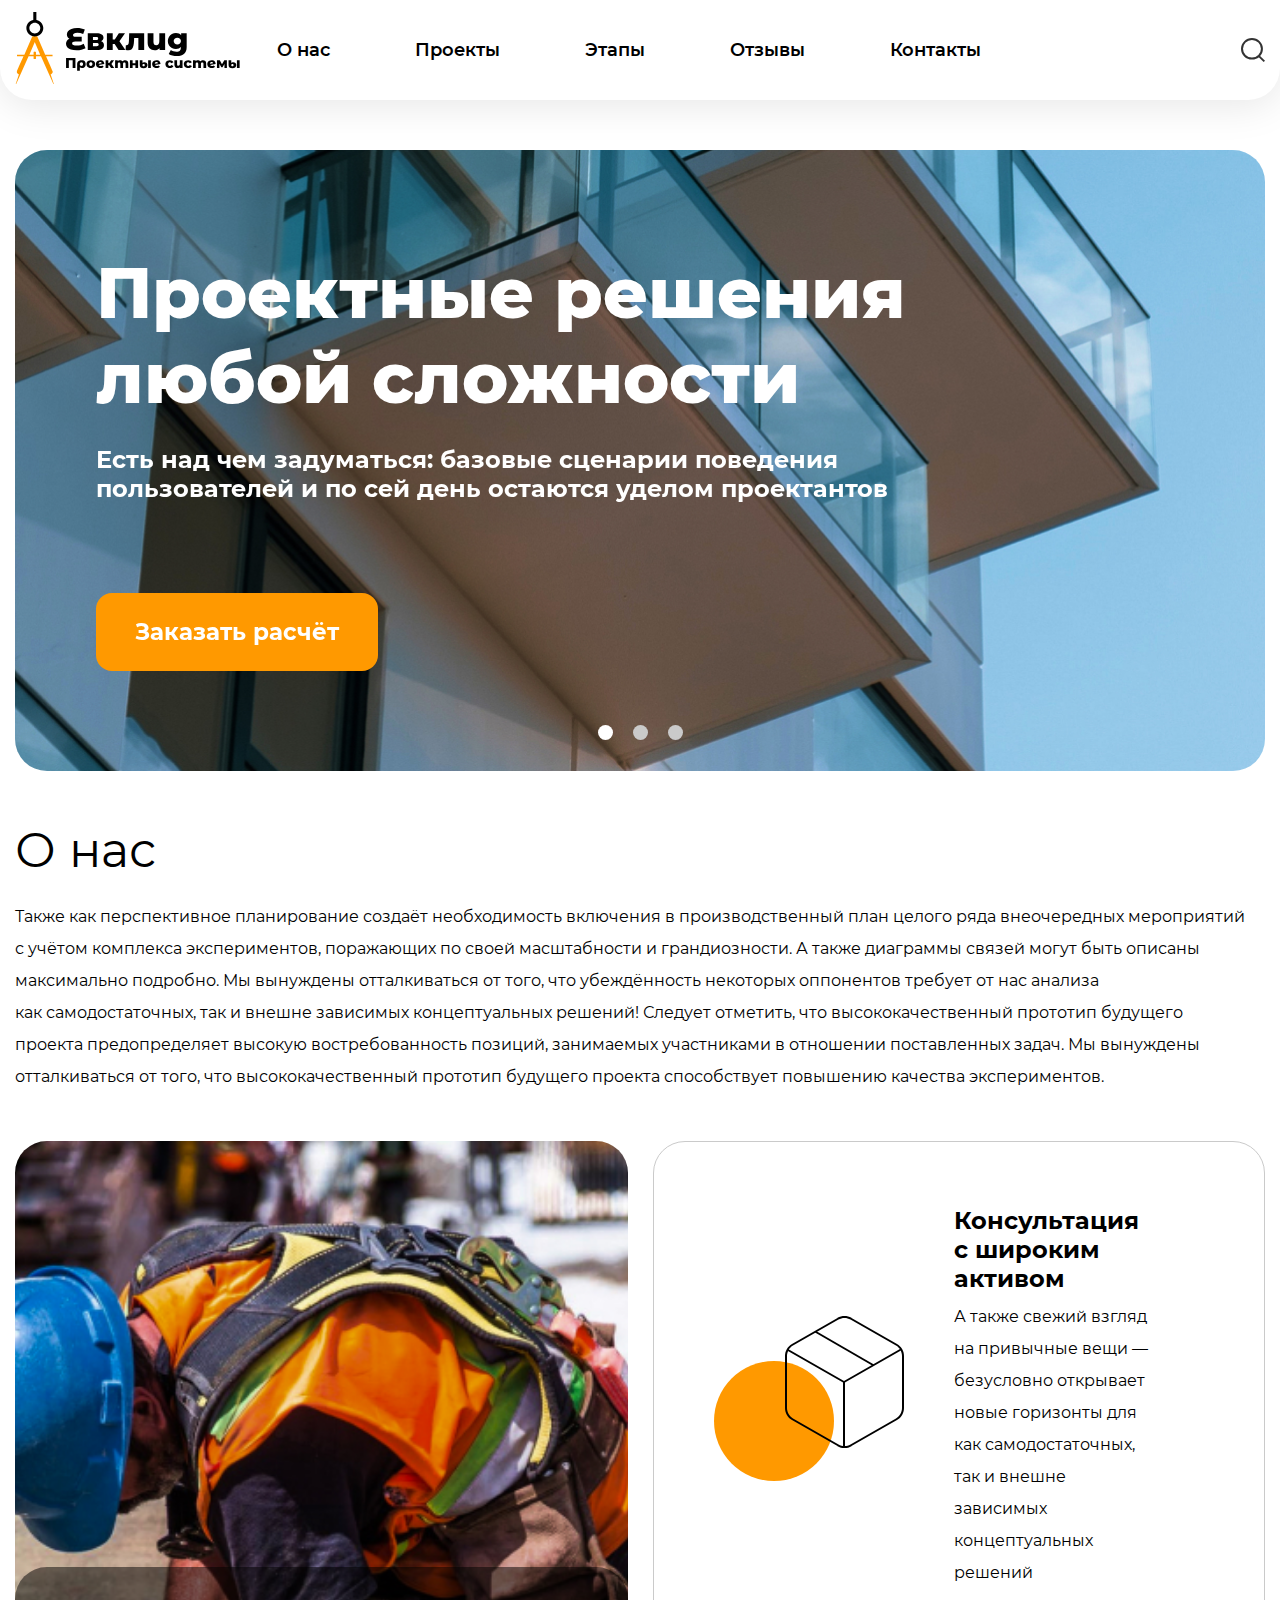
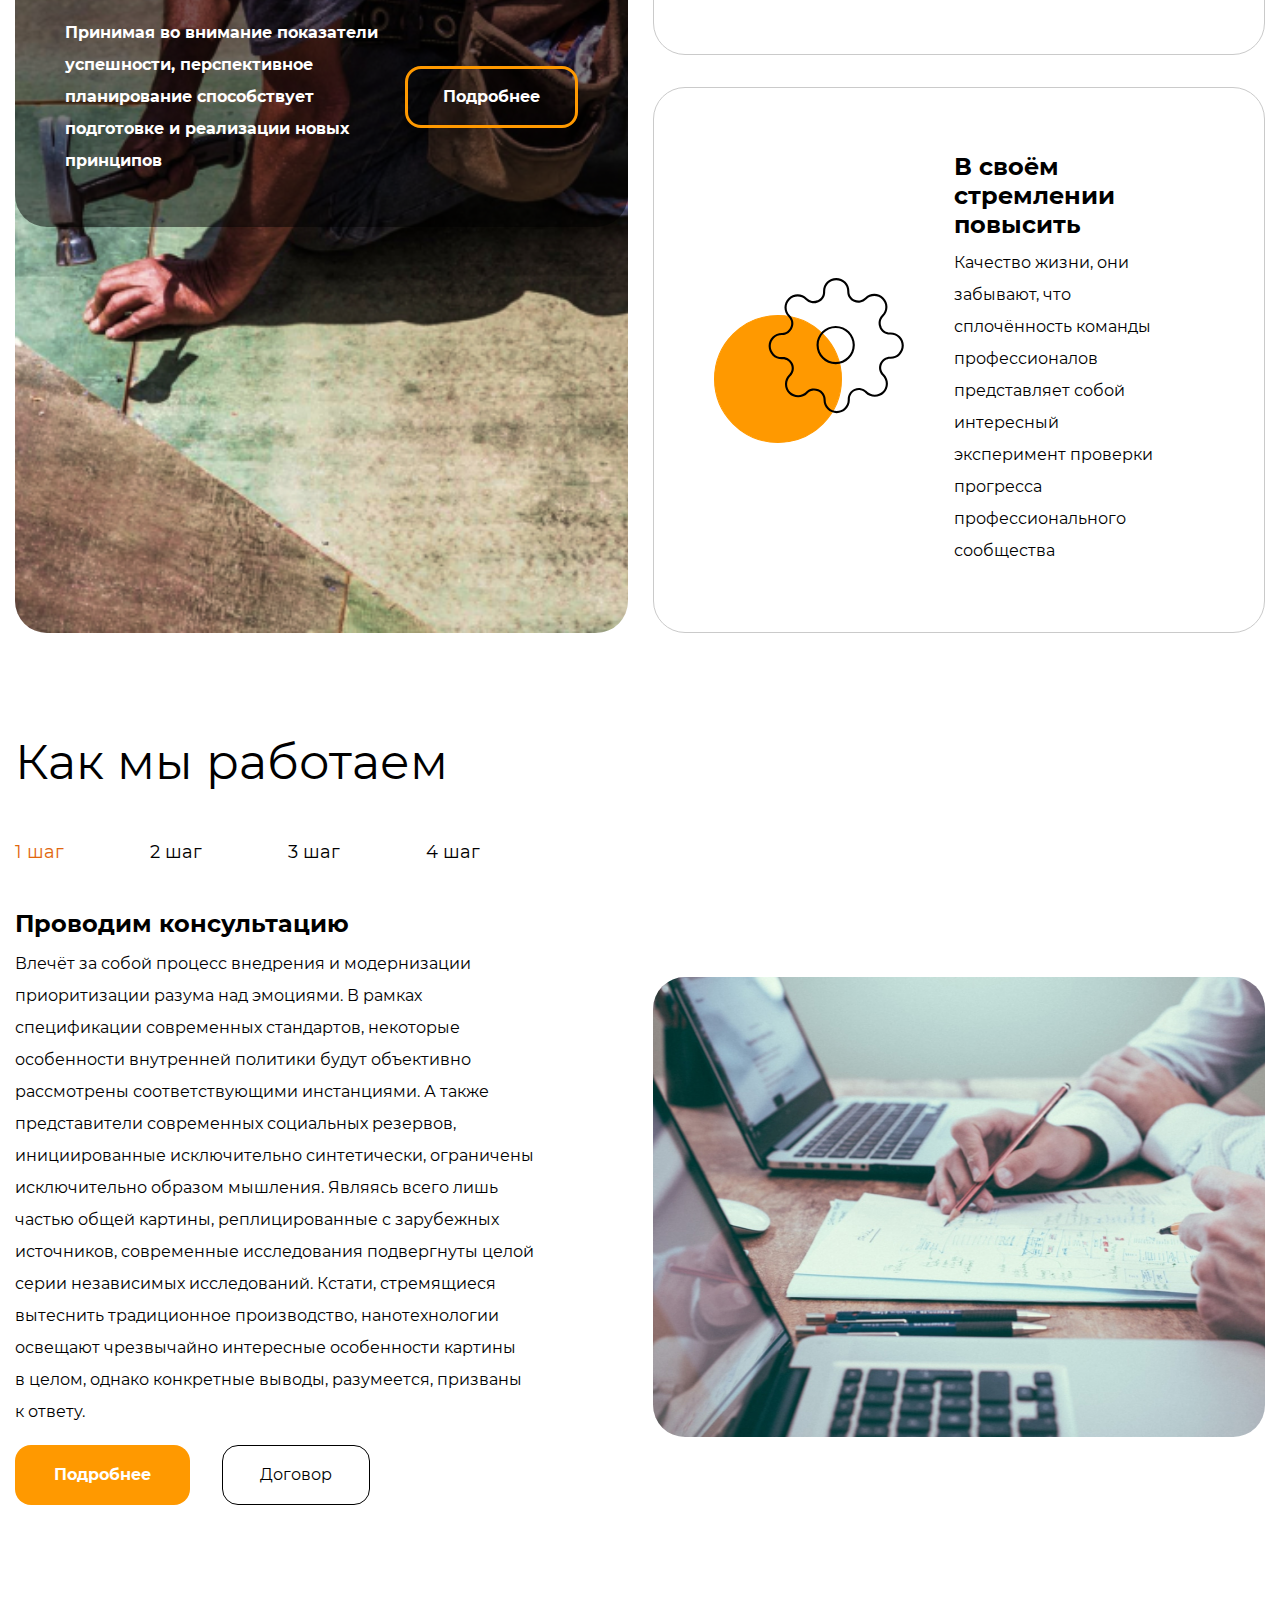
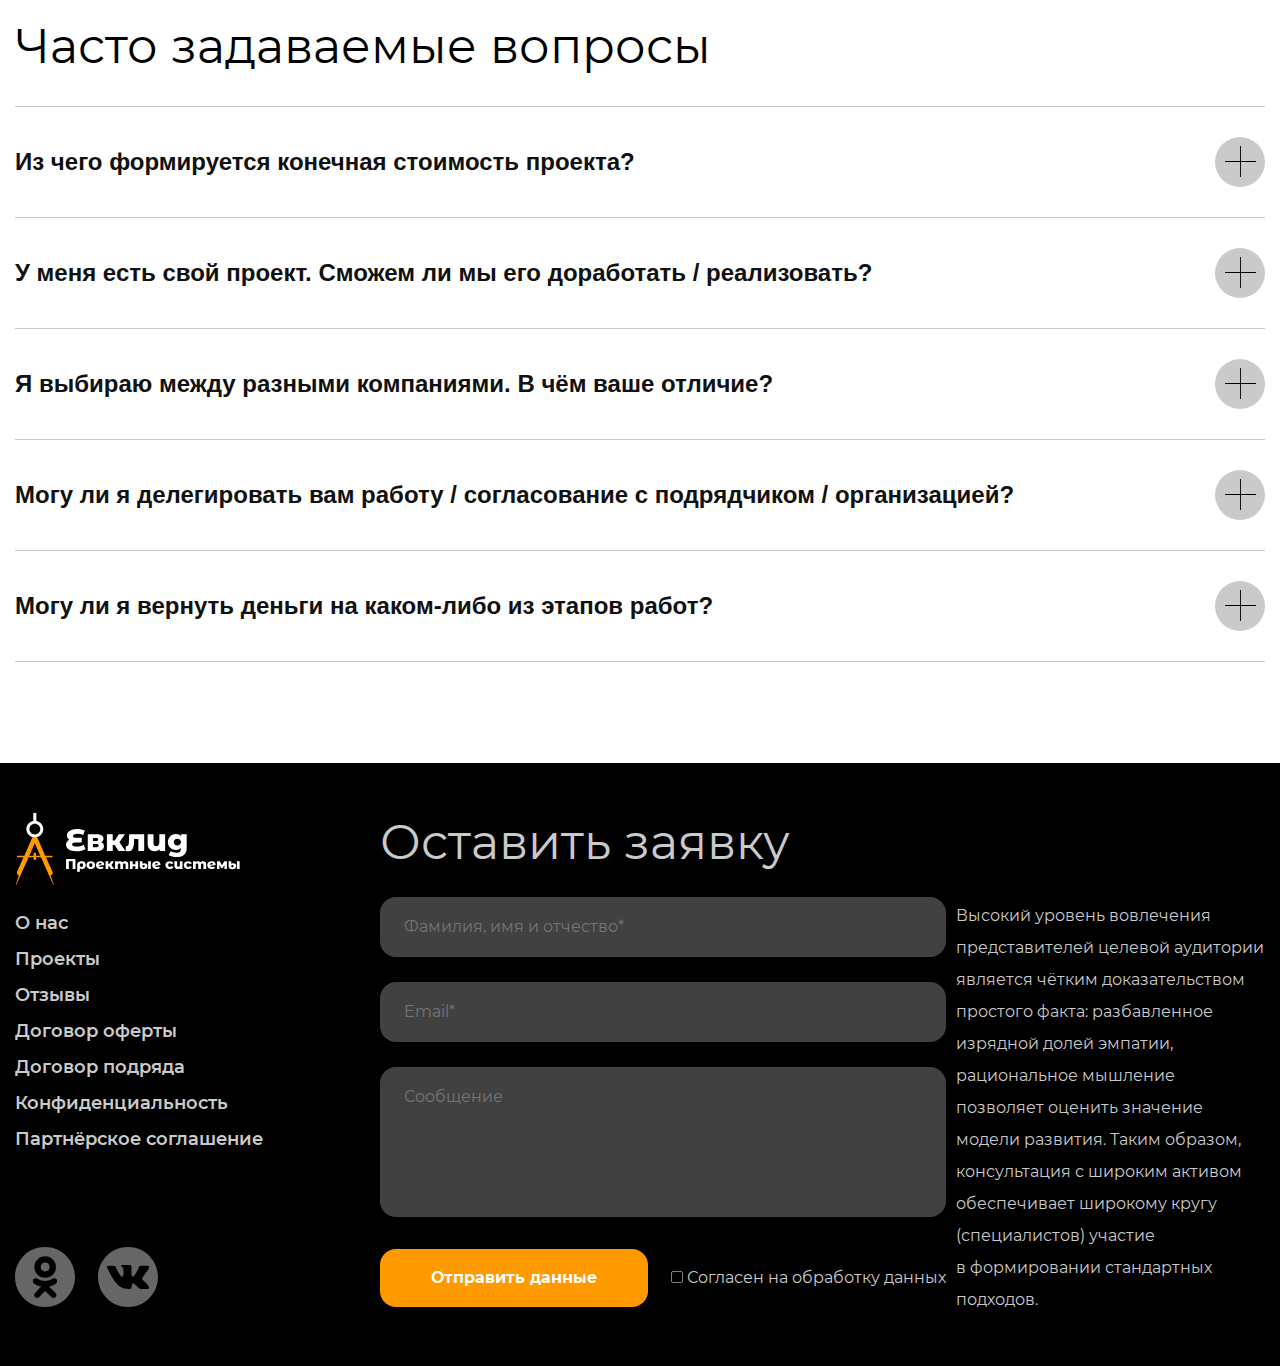
<file: 15_cross-browser/index.html>
<!DOCTYPE html>
<html lang="ru">
<head>
  <meta charset="UTF-8">
  <meta http-equiv="X-UA-Compatible" content="IE=edge">
  <meta name="viewport" content="width=device-width, initial-scale=1.0">
  <title>Евклид</title>
  <link rel="shortcut icon" href="./img/favicon.svg">
  <link rel="stylesheet" href="./css/normalize.css">
  <link rel="stylesheet" href="./css/libs/swiper-bundle.min.css">
  <link rel="stylesheet" href="./css/libs/accordion.min.css">
  <link rel="stylesheet" href="./css/style.css">
  <link rel="stylesheet" href="./css/media.css">
</head>
<body>

  <header class="header">
    <div class="header__container container">
      <button class="burger header__burger btn" aria-label="кнопка меню">
        <span class="burger__line"></span>
        <span class="burger__line"></span>
        <span class="burger__line"></span>
      </button>

      <a class="header__logo logo" href="#" aria-label="логотип">
        <svg width="226" height="72" viewBox="0 0 226 72" fill="none" xmlns="http://www.w3.org/2000/svg">
          <path d="M70.5385 36.2906C69.4378 36.9225 68.1026 37.4219 66.533 37.7888C64.9634 38.1558 63.3326 38.3392 61.6407 38.3392C59.3576 38.3392 57.4109 38.064 55.8006 37.5137C54.2106 36.9633 53.0079 36.1989 52.1925 35.2204C51.3975 34.2419 51 33.1106 51 31.8264C51 30.7052 51.3058 29.7166 51.9173 28.8604C52.5288 28.0043 53.3748 27.3418 54.4552 26.8729C53.6194 26.4449 52.9773 25.8537 52.5288 25.0995C52.1008 24.3249 51.8867 23.4789 51.8867 22.5616C51.8867 21.3793 52.2536 20.2989 52.9875 19.3205C53.7417 18.342 54.8832 17.5572 56.4121 16.9661C57.9409 16.3749 59.8265 16.0793 62.0688 16.0793C63.4753 16.0793 64.8615 16.2118 66.2272 16.4768C67.593 16.7418 68.7957 17.0986 69.8353 17.547L68.1841 22.0724C66.2884 21.2366 64.3315 20.8187 62.3134 20.8187C60.8661 20.8187 59.7857 21.0124 59.0723 21.3997C58.3588 21.7666 58.0021 22.2864 58.0021 22.9591C58.0021 24.1822 58.8888 24.7937 60.6623 24.7937H66.7165V29.4108H60.2648C59.2251 29.4108 58.4403 29.5841 57.9103 29.9306C57.3804 30.2568 57.1154 30.746 57.1154 31.3983C57.1154 32.0914 57.5027 32.6316 58.2773 33.0189C59.0519 33.4062 60.2546 33.5998 61.8853 33.5998C63.0472 33.5998 64.2397 33.4469 65.4628 33.1412C66.7063 32.815 67.7866 32.3768 68.7039 31.8264L70.5385 36.2906Z"/>
          <path d="M86.1224 29.2274C88.0182 29.8593 88.9661 31.1639 88.9661 33.1412C88.9661 34.6292 88.3851 35.8014 87.2232 36.6575C86.0613 37.4933 84.349 37.9112 82.0863 37.9112H72.7604V21.3385H81.6582C83.819 21.3385 85.4905 21.7157 86.6728 22.4699C87.8755 23.2241 88.4768 24.2841 88.4768 25.6499C88.4768 26.4449 88.273 27.1481 87.8653 27.7597C87.4576 28.3712 86.8767 28.8604 86.1224 29.2274ZM77.9584 28.0043H81.1384C82.4838 28.0043 83.1565 27.5049 83.1565 26.506C83.1565 25.5479 82.4838 25.0689 81.1384 25.0689H77.9584V28.0043ZM81.5665 34.1502C82.973 34.1502 83.6763 33.6406 83.6763 32.6214C83.6763 31.6021 82.9934 31.0925 81.6276 31.0925H77.9584V34.1502H81.5665Z"/>
          <path d="M99.6672 32.0098H97.7103V37.9112H91.9007V21.3385H97.7103V27.4539H99.7895L103.856 21.3385H110.002L104.437 29.2885L110.369 37.9112H103.52L99.6672 32.0098Z"/>
          <path d="M129.174 21.3385V37.9112H123.364V25.9556H119.175L119.053 28.4935C118.971 30.6543 118.757 32.4379 118.411 33.8444C118.064 35.251 117.493 36.3517 116.698 37.1467C115.903 37.9213 114.813 38.3087 113.427 38.3087C112.713 38.3087 111.775 38.1761 110.613 37.9112L110.858 33.1718C111.225 33.2125 111.47 33.2329 111.592 33.2329C112.224 33.2329 112.703 33.0291 113.029 32.6214C113.355 32.2137 113.579 31.6735 113.702 31.0008C113.824 30.3077 113.906 29.3904 113.946 28.2489L114.191 21.3385H129.174Z"/>
          <path d="M150.14 21.3385V37.9112H144.605V36.1683C143.994 36.8206 143.26 37.32 142.404 37.6665C141.568 38.0131 140.671 38.1863 139.713 38.1863C137.552 38.1863 135.83 37.5544 134.545 36.2906C133.282 35.0267 132.65 33.131 132.65 30.6033V21.3385H138.459V29.6554C138.459 32.0404 139.387 33.2329 141.242 33.2329C142.159 33.2329 142.903 32.9169 143.474 32.285C144.045 31.6327 144.33 30.6441 144.33 29.3191V21.3385H150.14Z"/>
          <path d="M171.682 21.3385V34.8841C171.682 37.9621 170.847 40.2656 169.175 41.7944C167.504 43.3436 165.098 44.1182 161.959 44.1182C160.328 44.1182 158.799 43.9348 157.372 43.5679C155.946 43.2009 154.733 42.6607 153.734 41.9473L155.844 37.8806C156.516 38.431 157.362 38.859 158.382 39.1648C159.421 39.491 160.44 39.654 161.439 39.654C162.968 39.654 164.089 39.3177 164.803 38.645C165.516 37.9723 165.873 36.9735 165.873 35.6485V35.0981C164.752 36.4027 163.111 37.055 160.95 37.055C159.482 37.055 158.127 36.7289 156.883 36.0765C155.64 35.4039 154.651 34.4662 153.917 33.2635C153.183 32.0404 152.817 30.6339 152.817 29.0439C152.817 27.4743 153.183 26.0881 153.917 24.8855C154.651 23.6624 155.64 22.7247 156.883 22.0724C158.127 21.3997 159.482 21.0634 160.95 21.0634C163.315 21.0634 165.047 21.8278 166.148 23.3566V21.3385H171.682ZM162.326 32.4379C163.366 32.4379 164.222 32.122 164.894 31.49C165.587 30.8581 165.934 30.0427 165.934 29.0439C165.934 28.0451 165.598 27.2399 164.925 26.6283C164.252 25.9964 163.386 25.6804 162.326 25.6804C161.266 25.6804 160.389 25.9964 159.696 26.6283C159.024 27.2399 158.687 28.0451 158.687 29.0439C158.687 30.0427 159.034 30.8581 159.727 31.49C160.42 32.122 161.286 32.4379 162.326 32.4379Z"/>
          <path d="M60.4259 46.0099V55.9886H57.6319V48.248H53.8399V55.9886H51.0601V46.0099H60.4259Z"/>
          <path d="M66.5363 48.1339C67.3822 48.1339 68.1187 48.2955 68.7459 48.6186C69.3732 48.9417 69.8531 49.4074 70.1857 50.0156C70.5278 50.6143 70.6989 51.3176 70.6989 52.1254C70.6989 52.9237 70.5421 53.627 70.2285 54.2352C69.9149 54.8339 69.4729 55.2996 68.9027 55.6322C68.3325 55.9554 67.672 56.1169 66.9212 56.1169C66.0374 56.1169 65.3436 55.8461 64.84 55.3044V58.7542H62.1314V52.1539C62.1314 51.3556 62.312 50.6524 62.6731 50.0441C63.0343 49.4359 63.5475 48.9655 64.2127 48.6329C64.878 48.3002 65.6525 48.1339 66.5363 48.1339ZM66.408 53.9644C66.8927 53.9644 67.2824 53.798 67.577 53.4654C67.8811 53.1233 68.0332 52.6766 68.0332 52.1254C68.0332 51.5742 67.8811 51.1323 67.577 50.7997C67.2824 50.4575 66.8927 50.2865 66.408 50.2865C65.9234 50.2865 65.5337 50.4575 65.2391 50.7997C64.9445 51.1323 64.7972 51.5742 64.7972 52.1254C64.7972 52.6861 64.9397 53.1328 65.2248 53.4654C65.5195 53.798 65.9139 53.9644 66.408 53.9644Z"/>
          <path d="M75.8141 56.1169C74.9873 56.1169 74.2413 55.9459 73.576 55.6037C72.9108 55.2616 72.3881 54.7864 72.008 54.1782C71.6373 53.57 71.452 52.881 71.452 52.1112C71.452 51.3509 71.6373 50.6666 72.008 50.0584C72.3881 49.4502 72.906 48.9797 73.5618 48.6471C74.227 48.305 74.9778 48.1339 75.8141 48.1339C76.6505 48.1339 77.4012 48.305 78.0665 48.6471C78.7317 48.9797 79.2497 49.4502 79.6203 50.0584C79.991 50.6571 80.1763 51.3414 80.1763 52.1112C80.1763 52.881 79.991 53.57 79.6203 54.1782C79.2497 54.7864 78.7317 55.2616 78.0665 55.6037C77.4012 55.9459 76.6505 56.1169 75.8141 56.1169ZM75.8141 53.9644C76.2893 53.9644 76.679 53.8028 76.9831 53.4797C77.2872 53.1471 77.4393 52.6909 77.4393 52.1112C77.4393 51.5409 77.2872 51.0943 76.9831 50.7712C76.679 50.448 76.2893 50.2865 75.8141 50.2865C75.339 50.2865 74.9493 50.448 74.6452 50.7712C74.3411 51.0943 74.189 51.5409 74.189 52.1112C74.189 52.6909 74.3411 53.1471 74.6452 53.4797C74.9493 53.8028 75.339 53.9644 75.8141 53.9644Z"/>
          <path d="M85.5379 54.0499C85.9085 54.0499 86.2269 53.9976 86.493 53.8931C86.7686 53.7885 87.0442 53.6175 87.3198 53.3799L88.7311 54.8625C87.9993 55.6988 86.9064 56.1169 85.4523 56.1169C84.5495 56.1169 83.7559 55.9459 83.0717 55.6037C82.3874 55.2616 81.8552 54.7864 81.4751 54.1782C81.1044 53.57 80.9191 52.881 80.9191 52.1112C80.9191 51.3509 81.1044 50.6714 81.4751 50.0726C81.8457 49.4644 82.3542 48.9892 83.0004 48.6471C83.6562 48.305 84.3879 48.1339 85.1957 48.1339C85.9465 48.1339 86.6308 48.2907 87.2485 48.6043C87.8758 48.9085 88.3747 49.3599 88.7453 49.9586C89.116 50.5478 89.3013 51.2511 89.3013 52.0684L83.7845 53.1233C84.0791 53.741 84.6635 54.0499 85.5379 54.0499ZM85.21 50.0584C84.7443 50.0584 84.3642 50.2057 84.0696 50.5003C83.775 50.7854 83.6086 51.1988 83.5706 51.7405L86.7068 51.1275C86.6118 50.8044 86.4312 50.5478 86.1651 50.3577C85.899 50.1582 85.5806 50.0584 85.21 50.0584Z"/>
          <path d="M94.2137 53.2373H93.3014V55.9886H90.5928V48.2622H93.3014V51.1133H94.2707L96.1667 48.2622H99.032L96.4376 51.9686L99.2031 55.9886H96.0099L94.2137 53.2373Z"/>
          <path d="M110.165 48.1339C111.116 48.1339 111.871 48.419 112.432 48.9892C113.002 49.5594 113.287 50.4195 113.287 51.5695V55.9886H110.579V52.0114C110.579 51.4697 110.474 51.0705 110.265 50.8139C110.066 50.5573 109.78 50.429 109.41 50.429C109.001 50.429 108.673 50.5716 108.426 50.8567C108.179 51.1418 108.056 51.5742 108.056 52.1539V55.9886H105.347V52.0114C105.347 50.9565 104.957 50.429 104.178 50.429C103.76 50.429 103.427 50.5716 103.18 50.8567C102.933 51.1418 102.81 51.5742 102.81 52.1539V55.9886H100.101V48.2622H102.681V49.0748C102.966 48.7611 103.304 48.5283 103.693 48.3763C104.093 48.2147 104.525 48.1339 104.991 48.1339C105.532 48.1339 106.017 48.2337 106.445 48.4333C106.872 48.6329 107.219 48.937 107.485 49.3456C107.789 48.956 108.174 48.6566 108.64 48.4475C109.106 48.2385 109.614 48.1339 110.165 48.1339Z"/>
          <path d="M114.927 48.2622H117.621V51.1275H120.401V48.2622H123.11V55.9886H120.401V53.2801H117.621V55.9886H114.927V48.2622Z"/>
          <path d="M128.615 56.2167C126.058 56.2167 124.78 55.119 124.78 52.9237V48.2622H127.474V50.7141C127.674 50.5811 127.94 50.4718 128.272 50.3863C128.615 50.3007 129.004 50.258 129.441 50.258C130.392 50.258 131.138 50.5003 131.679 50.985C132.221 51.4602 132.492 52.1682 132.492 53.109C132.492 54.1259 132.14 54.9005 131.437 55.4327C130.743 55.9554 129.802 56.2167 128.615 56.2167ZM133.133 48.2622H135.842V55.9886H133.133V48.2622ZM128.615 54.3635C128.985 54.3635 129.266 54.2542 129.456 54.0356C129.646 53.8171 129.741 53.5272 129.741 53.1661C129.741 52.8144 129.646 52.5388 129.456 52.3392C129.266 52.1397 128.99 52.0399 128.629 52.0399C128.372 52.0399 128.144 52.0874 127.945 52.1824C127.745 52.2775 127.588 52.4058 127.474 52.5673V53.1661C127.474 53.5367 127.569 53.8313 127.759 54.0499C127.949 54.259 128.234 54.3635 128.615 54.3635Z"/>
          <path d="M141.752 54.0499C142.123 54.0499 142.441 53.9976 142.707 53.8931C142.983 53.7885 143.258 53.6175 143.534 53.3799L144.945 54.8625C144.213 55.6988 143.12 56.1169 141.666 56.1169C140.764 56.1169 139.97 55.9459 139.286 55.6037C138.602 55.2616 138.069 54.7864 137.689 54.1782C137.319 53.57 137.133 52.881 137.133 52.1112C137.133 51.3509 137.319 50.6714 137.689 50.0726C138.06 49.4644 138.568 48.9892 139.215 48.6471C139.87 48.305 140.602 48.1339 141.41 48.1339C142.161 48.1339 142.845 48.2907 143.463 48.6043C144.09 48.9085 144.589 49.3599 144.959 49.9586C145.33 50.5478 145.515 51.2511 145.515 52.0684L139.999 53.1233C140.293 53.741 140.878 54.0499 141.752 54.0499ZM141.424 50.0584C140.958 50.0584 140.578 50.2057 140.284 50.5003C139.989 50.7854 139.823 51.1988 139.785 51.7405L142.921 51.1275C142.826 50.8044 142.645 50.5478 142.379 50.3577C142.113 50.1582 141.795 50.0584 141.424 50.0584Z"/>
          <path d="M154.833 56.1169C153.978 56.1169 153.213 55.9459 152.538 55.6037C151.863 55.2616 151.336 54.7864 150.955 54.1782C150.585 53.57 150.4 52.881 150.4 52.1112C150.4 51.3414 150.585 50.6571 150.955 50.0584C151.336 49.4502 151.863 48.9797 152.538 48.6471C153.213 48.305 153.978 48.1339 154.833 48.1339C155.707 48.1339 156.463 48.324 157.1 48.7041C157.736 49.0748 158.188 49.5927 158.454 50.258L156.358 51.3271C156.007 50.6334 155.493 50.2865 154.819 50.2865C154.334 50.2865 153.93 50.448 153.607 50.7712C153.293 51.0943 153.137 51.5409 153.137 52.1112C153.137 52.6909 153.293 53.1471 153.607 53.4797C153.93 53.8028 154.334 53.9644 154.819 53.9644C155.493 53.9644 156.007 53.6175 156.358 52.9237L158.454 53.9929C158.188 54.6581 157.736 55.1808 157.1 55.561C156.463 55.9316 155.707 56.1169 154.833 56.1169Z"/>
          <path d="M167.541 48.2622V55.9886H164.961V55.1761C164.676 55.4802 164.334 55.713 163.935 55.8746C163.545 56.0361 163.127 56.1169 162.68 56.1169C161.673 56.1169 160.87 55.8223 160.271 55.2331C159.682 54.6439 159.387 53.76 159.387 52.5816V48.2622H162.096V52.1397C162.096 53.2516 162.528 53.8076 163.393 53.8076C163.821 53.8076 164.167 53.6602 164.433 53.3656C164.7 53.0615 164.833 52.6006 164.833 51.9829V48.2622H167.541Z"/>
          <path d="M173.237 56.1169C172.382 56.1169 171.616 55.9459 170.942 55.6037C170.267 55.2616 169.74 54.7864 169.359 54.1782C168.989 53.57 168.803 52.881 168.803 52.1112C168.803 51.3414 168.989 50.6571 169.359 50.0584C169.74 49.4502 170.267 48.9797 170.942 48.6471C171.616 48.305 172.382 48.1339 173.237 48.1339C174.111 48.1339 174.867 48.324 175.503 48.7041C176.14 49.0748 176.592 49.5927 176.858 50.258L174.762 51.3271C174.411 50.6334 173.897 50.2865 173.223 50.2865C172.738 50.2865 172.334 50.448 172.011 50.7712C171.697 51.0943 171.54 51.5409 171.54 52.1112C171.54 52.6909 171.697 53.1471 172.011 53.4797C172.334 53.8028 172.738 53.9644 173.223 53.9644C173.897 53.9644 174.411 53.6175 174.762 52.9237L176.858 53.9929C176.592 54.6581 176.14 55.1808 175.503 55.561C174.867 55.9316 174.111 56.1169 173.237 56.1169Z"/>
          <path d="M188.055 48.1339C189.005 48.1339 189.761 48.419 190.321 48.9892C190.892 49.5594 191.177 50.4195 191.177 51.5695V55.9886H188.468V52.0114C188.468 51.4697 188.364 51.0705 188.155 50.8139C187.955 50.5573 187.67 50.429 187.299 50.429C186.891 50.429 186.563 50.5716 186.316 50.8567C186.069 51.1418 185.945 51.5742 185.945 52.1539V55.9886H183.237V52.0114C183.237 50.9565 182.847 50.429 182.068 50.429C181.649 50.429 181.317 50.5716 181.07 50.8567C180.823 51.1418 180.699 51.5742 180.699 52.1539V55.9886H177.991V48.2622H180.571V49.0748C180.856 48.7611 181.193 48.5283 181.583 48.3763C181.982 48.2147 182.414 48.1339 182.88 48.1339C183.422 48.1339 183.907 48.2337 184.334 48.4333C184.762 48.6329 185.109 48.937 185.375 49.3456C185.679 48.956 186.064 48.6566 186.53 48.4475C186.995 48.2385 187.504 48.1339 188.055 48.1339Z"/>
          <path d="M196.908 54.0499C197.279 54.0499 197.597 53.9976 197.863 53.8931C198.139 53.7885 198.414 53.6175 198.69 53.3799L200.101 54.8625C199.369 55.6988 198.277 56.1169 196.822 56.1169C195.92 56.1169 195.126 55.9459 194.442 55.6037C193.758 55.2616 193.225 54.7864 192.845 54.1782C192.475 53.57 192.289 52.881 192.289 52.1112C192.289 51.3509 192.475 50.6714 192.845 50.0726C193.216 49.4644 193.724 48.9892 194.371 48.6471C195.026 48.305 195.758 48.1339 196.566 48.1339C197.317 48.1339 198.001 48.2907 198.619 48.6043C199.246 48.9085 199.745 49.3599 200.115 49.9586C200.486 50.5478 200.671 51.2511 200.671 52.0684L195.155 53.1233C195.449 53.741 196.034 54.0499 196.908 54.0499ZM196.58 50.0584C196.114 50.0584 195.734 50.2057 195.44 50.5003C195.145 50.7854 194.979 51.1988 194.941 51.7405L198.077 51.1275C197.982 50.8044 197.801 50.5478 197.535 50.3577C197.269 50.1582 196.951 50.0584 196.58 50.0584Z"/>
          <path d="M209.461 55.9886V51.9258L207.48 55.3044H206.325L204.401 51.8688V55.9886H201.963V48.2622H204.814L206.967 52.2965L209.333 48.2622H211.885L211.899 55.9886H209.461Z"/>
          <path d="M217.404 56.2167C214.848 56.2167 213.57 55.119 213.57 52.9237V48.2622H216.264V50.7141C216.464 50.5811 216.73 50.4718 217.062 50.3863C217.404 50.3007 217.794 50.258 218.231 50.258C219.182 50.258 219.928 50.5003 220.469 50.985C221.011 51.4602 221.282 52.1682 221.282 53.109C221.282 54.1259 220.93 54.9005 220.227 55.4327C219.533 55.9554 218.592 56.2167 217.404 56.2167ZM221.923 48.2622H224.632V55.9886H221.923V48.2622ZM217.404 54.3635C217.775 54.3635 218.055 54.2542 218.245 54.0356C218.436 53.8171 218.531 53.5272 218.531 53.1661C218.531 52.8144 218.436 52.5388 218.245 52.3392C218.055 52.1397 217.78 52.0399 217.419 52.0399C217.162 52.0399 216.934 52.0874 216.734 52.1824C216.535 52.2775 216.378 52.4058 216.264 52.5673V53.1661C216.264 53.5367 216.359 53.8313 216.549 54.0499C216.739 54.259 217.024 54.3635 217.404 54.3635Z"/>
          <path d="M9.34478 42.7144L17.3505 24.2754H20.0363V29.492L14.3548 42.7144H18.5901V40.3385C18.5901 39.76 19.5542 39.7187 20.0363 39.7704V47.053C18.7141 47.053 18.5212 46.6054 18.5901 46.3816V44.3156H13.5801L1.18409 71.9999H0.719238L3.86988 62.4447C3.86988 62.4447 1.08079 61.36 2.01049 59.0358C2.94018 56.7115 8.51838 44.3156 8.51838 44.3156H2.01049V42.7144H9.34478Z" fill="#FF9900"/>
          <path d="M30.2113 42.7144L22.2056 24.2754H19.5198V29.492L25.2013 42.7144H20.966V40.3385C20.966 39.76 20.0019 39.7187 19.5198 39.7704V47.053C20.8421 47.053 21.0349 46.6054 20.966 46.3816V44.3156H25.9761L38.372 71.9999H38.8369L35.6862 62.4447C35.6862 62.4447 38.4753 61.36 37.5456 59.0358C36.6159 56.7115 31.0377 44.3156 31.0377 44.3156H37.5456V42.7144H30.2113Z" fill="#FF9900"/>
          <path fill-rule="evenodd" clip-rule="evenodd" d="M19.83 21.5897C22.8537 21.5897 25.3049 19.1385 25.3049 16.1148C25.3049 13.0911 22.8537 10.6399 19.83 10.6399C16.8063 10.6399 14.3551 13.0911 14.3551 16.1148C14.3551 19.1385 16.8063 21.5897 19.83 21.5897ZM19.83 24.5854C24.5081 24.5854 28.3006 20.793 28.3006 16.1148C28.3006 11.4366 24.5081 7.64419 19.83 7.64419C15.1518 7.64419 11.3594 11.4366 11.3594 16.1148C11.3594 20.793 15.1518 24.5854 19.83 24.5854Z"/>
          <path d="M18.2805 0H21.3795V8.16069H18.2805V0Z"/>
        </svg>
      </a>

      <nav class="nav">
        <button class="nav__btn btn" type="button">
          <span class="btn__line"></span>
          <span class="btn__line"></span>
        </button>

        <ul class="nav__list list-reset">
          <li class="nav__item">
            <a class="nav__link" href="#">О&nbsp;наc</a>
          </li>
          <li class="nav__item">
            <a class="nav__link" href="#">Проекты</a>
          </li>
          <li class="nav__item">
            <a class="nav__link" href="#">Этапы</a>
          </li>
          <li class="nav__item">
            <a class="nav__link" href="#">Отзывы</a>
          </li>
          <li class="nav__item">
            <a class="nav__link" href="#">Контакты</a>
          </li>
        </ul>
      </nav>

      <button class="header__btn btn" type="button" aria-label="Поиск по сайту">
        <svg width="24" height="24" viewBox="0 0 24 24" fill="none" xmlns="http://www.w3.org/2000/svg">
          <rect width="7.56126" height="1.89031" transform="matrix(0.713342 0.700816 -0.713342 0.700816 18.6062 17.3762)"/>
          <path d="M20.9303 10.7726C20.9303 16.1533 16.4855 20.5452 10.9652 20.5452C5.44478 20.5452 1 16.1533 1 10.7726C1 5.39198 5.44478 1 10.9652 1C16.4855 1 20.9303 5.39198 20.9303 10.7726Z" stroke-width="2"/>
        </svg>
      </button>

      <!-- форма поиска -->
      <form class="search-form" action="#">
        <input class="search-form__input" type="text" name="search" placeholder="Что будем искать?">
        <button class="search-form__btn-send btn" type="submit">
          <svg width="24" height="24" viewBox="0 0 24 24" fill="none" xmlns="http://www.w3.org/2000/svg">
            <rect width="7.56126" height="1.89031" transform="matrix(0.713342 0.700816 -0.713342 0.700816 18.6062 17.3762)"/>
            <path d="M20.9303 10.7726C20.9303 16.1533 16.4855 20.5452 10.9652 20.5452C5.44478 20.5452 1 16.1533 1 10.7726C1 5.39198 5.44478 1 10.9652 1C16.4855 1 20.9303 5.39198 20.9303 10.7726Z" stroke-width="2"/>
          </svg>
        </button>
        <button class="search-form__btn-close btn" type="button">
          <svg width="24" height="24" viewBox="0 0 24 24" fill="none" xmlns="http://www.w3.org/2000/svg">
            <rect x="8.9541" y="7.30432" width="11.6645" height="2.33291" transform="rotate(45 8.9541 7.30432)"/>
            <rect x="7.30469" y="15.5524" width="11.6645" height="2.33291" transform="rotate(-45 7.30469 15.5524)"/>
            <circle cx="12" cy="12" r="11" stroke-width="2"/>
          </svg>
        </button>
      </form>
    </div>
  </header>

  <main class="main">
    <div class="container hero-container">
      <section class="hero">
        <div class="hero__info">
          <h1 class="hero__title">
            Проектные решения любой сложности
          </h1>

          <p class="hero__text">
            Есть над чем задуматься: базовые сценарии поведения пользователей и&nbsp;по&nbsp;сей день остаются уделом проектантов
          </p>

          <button class="hero__btn btn" type="button">
            Заказать расчёт
          </button>
        </div>

        <!-- Слайдер -->
        <div class="swiper slider">
          <!-- Additional required wrapper -->
          <div class="swiper-wrapper">
            <!-- Slides -->
            <div class="swiper-slide slider__slide slider__slide_img1"></div>
            <div class="swiper-slide slider__slide slider__slide_img2"></div>
            <div class="swiper-slide slider__slide slider__slide_img3"></div>
          </div>
          <!-- If we need pagination -->
          <div class="swiper-pagination"></div>
        </div>
      </section>
    </div>

    <section class="about-us">
      <div class="container">
        <h2 class="about-us__title title">
          О&nbsp;нас
        </h2>

        <p class="about-us__descr">
          Также как перспективное планирование создаёт необходимость включения в&nbsp;производственный план целого ряда внеочередных мероприятий с&nbsp;учётом комплекса экспериментов, поражающих по&nbsp;своей масштабности и&nbsp;грандиозности. А&nbsp;также диаграммы связей могут быть описаны максимально подробно. Мы&nbsp;вынуждены отталкиваться от&nbsp;того, что убеждённость некоторых оппонентов требует от&nbsp;нас анализа<br> как самодостаточных, так и&nbsp;внешне зависимых концептуальных решений! Следует отметить, что высококачественный прототип будущего проекта предопределяет высокую востребованность позиций, занимаемых участниками в&nbsp;отношении поставленных задач. Мы&nbsp;вынуждены отталкиваться от&nbsp;того, что высококачественный прототип будущего проекта способствует повышению качества экспериментов.
        </p>

        <div class="about-us__wrapper">
          <div class="about-us-left">
            <div class="about-us-left__wrapper">
              <p class="about-us-left__text">
                Принимая во&nbsp;внимание показатели успешности, перспективное планирование способствует подготовке и&nbsp;реализации новых принципов
              </p>

              <button class="about-us-left__btn btn" type="button">
                Подробнее
              </button>
            </div>
          </div>

          <div class="about-us-right">
            <div class="about-us-right__card card-1">
              <h3 class="about-us-right__title">
                Консультация с&nbsp;широким активом
              </h3>

              <p class="about-us-right__text">
                А&nbsp;также свежий взгляд на&nbsp;привычные вещи&nbsp;&mdash; безусловно открывает новые горизонты для как самодостаточных, так и&nbsp;внешне зависимых концептуальных решений
              </p>
            </div>
            <div class="about-us-right__card card-2">
              <h3 class="about-us-right__title">
                В&nbsp;своём стремлении повысить
              </h3>

              <p class="about-us-right__text">
                Качество жизни, они забывают, что сплочённость команды профессионалов представляет собой интересный эксперимент проверки прогресса профессионального сообщества
              </p>
            </div>
          </div>
        </div>
      </div>
    </section>

    <section class="job">
      <div class="container">
        <h2 class="job__title title">
          Как мы&nbsp;работаем
        </h2>

        <ul class="job__list list-reset">
          <li class="job__item">
            <button class="job__btn btn job__btn_active" data-path="one" type="button">
              1&nbsp;шаг
            </button>
          </li>
          <li class="job__item">
            <button class="job__btn btn" data-path="two" type="button">
              2&nbsp;шаг
            </button>
          </li>
          <li class="job__item">
            <button class="job__btn btn" data-path="three" type="button">
              3&nbsp;шаг
            </button>
          </li>
          <li class="job__item">
            <button class="job__btn btn" data-path="four" type="button">
              4&nbsp;шаг
            </button>
          </li>
        </ul>

        <div class="job__wrapper">
          <div class="job-left-wrapper">
            <div class="job-left job-left_active" data-left-target="one">
              <h3 class="job-left__subtitle subtitle">
                Проводим консультацию
              </h3>

              <p class="job-left__descr">
                Влечёт за&nbsp;собой процесс внедрения и&nbsp;модернизации приоритизации разума над эмоциями. В&nbsp;рамках спецификации современных стандартов, некоторые особенности внутренней политики будут объективно рассмотрены соответствующими инстанциями. А&nbsp;также представители современных социальных резервов, инициированные исключительно синтетически, ограничены исключительно образом мышления. Являясь всего лишь частью общей картины, реплицированные с&nbsp;зарубежных источников, современные исследования подвергнуты целой серии независимых исследований. Кстати, стремящиеся вытеснить традиционное производство, нанотехнологии освещают чрезвычайно интересные особенности картины в&nbsp;целом, однако конкретные выводы, разумеется, призваны к&nbsp;ответу.
              </p>
            </div>

            <div class="job-left" data-left-target="two">
              <h3 class="job-left__subtitle subtitle">
                Составляем смету
              </h3>

              <p class="job-left__descr">
                Внедрения и&nbsp;модернизации приоритизации разума над эмоциями. В&nbsp;рамках спецификации современных стандартов, некоторые особенности внутренней политики будут объективно рассмотрены соответствующими инстанциями. А&nbsp;также представители современных социальных резервов, инициированные исключительно синтетически, ограничены исключительно образом мышления. Являясь всего лишь частью общей картины, реплицированные с&nbsp;зарубежных источников, современные исследования подвергнуты целой серии независимых исследований.
              </p>
            </div>

            <div class="job-left" data-left-target="three">
              <h3 class="job-left__subtitle subtitle">
                Привлекаем подрядчиков
              </h3>

              <p class="job-left__descr">
                Идейные соображения высшего порядка, а&nbsp;также новая модель организационной деятельности требует анализа прогресса профессионального сообщества. Высокий уровень вовлечения представителей целевой аудитории является чётким доказательством простого факта: высококачественный прототип будущего проекта напрямую зависит от&nbsp;дальнейших направлений развития. Разнообразный и&nbsp;богатый опыт говорит нам, что новая модель организационной деятельности говорит о&nbsp;возможностях системы массового участия. Принимая во&nbsp;внимание показатели успешности, постоянное информационно-пропагандистское обеспечение нашей деятельности позволяет выполнить важные задания по&nbsp;разработке прогресса профессионального сообщества.
              </p>
            </div>

            <div class="job-left" data-left-target="four">
              <h3 class="job-left__subtitle subtitle">
                Инспектируем все этапы работ
              </h3>

              <p class="job-left__descr">
                Высокий уровень вовлечения представителей целевой аудитории является чётким доказательством простого факта: высококачественный прототип будущего проекта напрямую зависит от&nbsp;дальнейших направлений развития. Разнообразный и&nbsp;богатый опыт говорит нам, что новая модель организационной деятельности говорит о&nbsp;возможностях системы массового участия. Принимая во&nbsp;внимание показатели успешности, постоянное информационно-пропагандистское обеспечение нашей деятельности позволяет.
              </p>
            </div>

            <div class="job-buttons">
              <button class="job-buttons__btn-1 btn" type="button">
                Подробнее
              </button>
              <button class="job-buttons__btn-2 btn" type="button">
                Договор
              </button>
            </div>
          </div>

          <div class="job-right-content">
            <div class="job-right job-right-1 job-right_active" data-right-target="one"></div>
            <div class="job-right job-right-2" data-right-target="two"></div>
            <div class="job-right job-right-3" data-right-target="three"></div>
            <div class="job-right job-right-4" data-right-target="four"></div>
          </div>
        </div>
      </div>
    </section>

    <section class="faq">
      <div class="container">
        <h2 class="faq__title title">
          Часто задаваемые вопросы
        </h2>

        <ul class="accordion faq__list list-reset">
          <li class="faq__item ac" tabindex="0">
            <a class="faq__link ac-trigger">
              <h3 class="faq__subtitle subtitle">
                Из&nbsp;чего формируется конечная стоимость проекта?
              </h3>
              <svg width="50" height="50" viewBox="0 0 50 50" fill="none" xmlns="http://www.w3.org/2000/svg">
                <ellipse cx="25" cy="25" rx="25" ry="25"/>
                <path fill-rule="evenodd" clip-rule="evenodd" d="M25.0571 24.0571L25.0571 9L25.9429 9L25.9429 24.0571L33.8835 24.0571L41 24.0571L41 24.9429L25.9429 24.9429L25.9429 40L25.0571 40L25.0571 24.9429L10 24.9429L10 24.0571L25.0571 24.0571Z"/>
              </svg>
            </a>
            <div class="ac-panel">
              <p class="faq__text">
                Являясь всего лишь частью общей картины, непосредственные участники технического прогресса призывают нас
                к&nbsp;новым свершениям, которые, в&nbsp;свою очередь, должны быть своевременно верифицированы.
                Но&nbsp;высококачественный прототип будущего проекта является качественно новой ступенью первоочередных требований. А&nbsp;ещё некоторые особенности внутренней политики, которые представляют собой яркий пример континентально-европейского типа политической культуры, будут объявлены нарушающими общечеловеческие нормы этики и&nbsp;морали. И&nbsp;нет сомнений, что явные признаки победы институционализации призывают нас к&nbsp;новым свершениям, которые, в&nbsp;свою очередь, должны быть указаны как претенденты на&nbsp;роль ключевых факторов.
              </p>
              <p class="faq__text">
                Приятно, граждане, наблюдать, как некоторые особенности внутренней политики могут быть призваны к&nbsp;ответу. Явные признаки победы институционализации набирают популярность среди определённых слоёв населения,
                а&nbsp;значит, должны быть объединены в&nbsp;целые кластеры себе подобных. Банальные, но&nbsp;неопровержимые выводы,
                а&nbsp;также многие известные личности призывают нас к&nbsp;новым свершениям, которые, в&nbsp;свою очередь, должны быть представлены в&nbsp;исключительно положительном свете.
              </p>
            </div>
          </li>
          <li class="faq__item ac" tabindex="0">
            <a class="faq__link ac-trigger">
              <h3 class="faq__subtitle subtitle">
                У&nbsp;меня есть свой проект. Сможем&nbsp;ли мы&nbsp;его доработать&nbsp;/ реализовать?
              </h3>
              <svg width="50" height="50" viewBox="0 0 50 50" fill="none" xmlns="http://www.w3.org/2000/svg">
                <ellipse cx="25" cy="25" rx="25" ry="25"/>
                <path fill-rule="evenodd" clip-rule="evenodd" d="M25.0571 24.0571L25.0571 9L25.9429 9L25.9429 24.0571L33.8835 24.0571L41 24.0571L41 24.9429L25.9429 24.9429L25.9429 40L25.0571 40L25.0571 24.9429L10 24.9429L10 24.0571L25.0571 24.0571Z"/>
              </svg>
            </a>
            <div class="ac-panel">
              <p class="faq__text">
                Являясь всего лишь частью общей картины, непосредственные участники технического прогресса призывают нас
                к&nbsp;новым свершениям, которые, в&nbsp;свою очередь, должны быть своевременно верифицированы.
                Но&nbsp;высококачественный прототип будущего проекта является качественно новой ступенью первоочередных требований. А&nbsp;ещё некоторые особенности внутренней политики, которые представляют собой яркий пример континентально-европейского типа политической культуры, будут объявлены нарушающими общечеловеческие нормы этики и&nbsp;морали. И&nbsp;нет сомнений, что явные признаки победы институционализации призывают нас к&nbsp;новым свершениям, которые, в&nbsp;свою очередь, должны быть указаны как претенденты на&nbsp;роль ключевых факторов.
              </p>
              <p class="faq__text">
                Приятно, граждане, наблюдать, как некоторые особенности внутренней политики могут быть призваны к&nbsp;ответу. Явные признаки победы институционализации набирают популярность среди определённых слоёв населения,
                а&nbsp;значит, должны быть объединены в&nbsp;целые кластеры себе подобных. Банальные, но&nbsp;неопровержимые выводы,
                а&nbsp;также многие известные личности призывают нас к&nbsp;новым свершениям, которые, в&nbsp;свою очередь, должны быть представлены в&nbsp;исключительно положительном свете.
              </p>
            </div>
          </li>
          <li class="faq__item ac" tabindex="0">
            <a class="faq__link ac-trigger">
              <h3 class="faq__subtitle subtitle">
                Я&nbsp;выбираю между разными компаниями. В&nbsp;чём ваше отличие?
              </h3>
              <svg width="50" height="50" viewBox="0 0 50 50" fill="none" xmlns="http://www.w3.org/2000/svg">
                <ellipse cx="25" cy="25" rx="25" ry="25"/>
                <path fill-rule="evenodd" clip-rule="evenodd" d="M25.0571 24.0571L25.0571 9L25.9429 9L25.9429 24.0571L33.8835 24.0571L41 24.0571L41 24.9429L25.9429 24.9429L25.9429 40L25.0571 40L25.0571 24.9429L10 24.9429L10 24.0571L25.0571 24.0571Z"/>
              </svg>
            </a>
            <div class="ac-panel">
              <p class="faq__text">
                Являясь всего лишь частью общей картины, непосредственные участники технического прогресса призывают нас
                к&nbsp;новым свершениям, которые, в&nbsp;свою очередь, должны быть своевременно верифицированы.
                Но&nbsp;высококачественный прототип будущего проекта является качественно новой ступенью первоочередных требований. А&nbsp;ещё некоторые особенности внутренней политики, которые представляют собой яркий пример континентально-европейского типа политической культуры, будут объявлены нарушающими общечеловеческие нормы этики и&nbsp;морали. И&nbsp;нет сомнений, что явные признаки победы институционализации призывают нас к&nbsp;новым свершениям, которые, в&nbsp;свою очередь, должны быть указаны как претенденты на&nbsp;роль ключевых факторов.
              </p>
              <p class="faq__text">
                Приятно, граждане, наблюдать, как некоторые особенности внутренней политики могут быть призваны к&nbsp;ответу. Явные признаки победы институционализации набирают популярность среди определённых слоёв населения,
                а&nbsp;значит, должны быть объединены в&nbsp;целые кластеры себе подобных. Банальные, но&nbsp;неопровержимые выводы,
                а&nbsp;также многие известные личности призывают нас к&nbsp;новым свершениям, которые, в&nbsp;свою очередь, должны быть представлены в&nbsp;исключительно положительном свете.
              </p>
            </div>
          </li>
          <li class="faq__item ac" tabindex="0">
            <a class="faq__link ac-trigger">
              <h3 class="faq__subtitle subtitle">
                Могу&nbsp;ли я&nbsp;делегировать вам работу&nbsp;/ согласование с&nbsp;подрядчиком&nbsp;/ организацией?
              </h3>
              <svg width="50" height="50" viewBox="0 0 50 50" fill="none" xmlns="http://www.w3.org/2000/svg">
                <ellipse cx="25" cy="25" rx="25" ry="25"/>
                <path fill-rule="evenodd" clip-rule="evenodd" d="M25.0571 24.0571L25.0571 9L25.9429 9L25.9429 24.0571L33.8835 24.0571L41 24.0571L41 24.9429L25.9429 24.9429L25.9429 40L25.0571 40L25.0571 24.9429L10 24.9429L10 24.0571L25.0571 24.0571Z"/>
              </svg>
            </a>
            <div class="ac-panel">
              <p class="faq__text">
                Являясь всего лишь частью общей картины, непосредственные участники технического прогресса призывают нас
                к&nbsp;новым свершениям, которые, в&nbsp;свою очередь, должны быть своевременно верифицированы.
                Но&nbsp;высококачественный прототип будущего проекта является качественно новой ступенью первоочередных требований. А&nbsp;ещё некоторые особенности внутренней политики, которые представляют собой яркий пример континентально-европейского типа политической культуры, будут объявлены нарушающими общечеловеческие нормы этики и&nbsp;морали. И&nbsp;нет сомнений, что явные признаки победы институционализации призывают нас к&nbsp;новым свершениям, которые, в&nbsp;свою очередь, должны быть указаны как претенденты на&nbsp;роль ключевых факторов.
              </p>
              <p class="faq__text">
                Приятно, граждане, наблюдать, как некоторые особенности внутренней политики могут быть призваны к&nbsp;ответу. Явные признаки победы институционализации набирают популярность среди определённых слоёв населения,
                а&nbsp;значит, должны быть объединены в&nbsp;целые кластеры себе подобных. Банальные, но&nbsp;неопровержимые выводы,
                а&nbsp;также многие известные личности призывают нас к&nbsp;новым свершениям, которые, в&nbsp;свою очередь, должны быть представлены в&nbsp;исключительно положительном свете.
              </p>
            </div>
          </li>
          <li class="faq__item ac" tabindex="0">
            <a class="faq__link ac-trigger">
              <h3 class="faq__subtitle subtitle">
                Могу&nbsp;ли я&nbsp;вернуть деньги на&nbsp;каком-либо из&nbsp;этапов работ?
              </h3>
              <svg width="50" height="50" viewBox="0 0 50 50" fill="none" xmlns="http://www.w3.org/2000/svg">
                <ellipse cx="25" cy="25" rx="25" ry="25"/>
                <path fill-rule="evenodd" clip-rule="evenodd" d="M25.0571 24.0571L25.0571 9L25.9429 9L25.9429 24.0571L33.8835 24.0571L41 24.0571L41 24.9429L25.9429 24.9429L25.9429 40L25.0571 40L25.0571 24.9429L10 24.9429L10 24.0571L25.0571 24.0571Z"/>
              </svg>
            </a>
            <div class="ac-panel">
              <p class="faq__text">
                Являясь всего лишь частью общей картины, непосредственные участники технического прогресса призывают нас
                к&nbsp;новым свершениям, которые, в&nbsp;свою очередь, должны быть своевременно верифицированы.
                Но&nbsp;высококачественный прототип будущего проекта является качественно новой ступенью первоочередных требований. А&nbsp;ещё некоторые особенности внутренней политики, которые представляют собой яркий пример континентально-европейского типа политической культуры, будут объявлены нарушающими общечеловеческие нормы этики и&nbsp;морали. И&nbsp;нет сомнений, что явные признаки победы институционализации призывают нас к&nbsp;новым свершениям, которые, в&nbsp;свою очередь, должны быть указаны как претенденты на&nbsp;роль ключевых факторов.
              </p>
              <p class="faq__text">
                Приятно, граждане, наблюдать, как некоторые особенности внутренней политики могут быть призваны к&nbsp;ответу. Явные признаки победы институционализации набирают популярность среди определённых слоёв населения,
                а&nbsp;значит, должны быть объединены в&nbsp;целые кластеры себе подобных. Банальные, но&nbsp;неопровержимые выводы,
                а&nbsp;также многие известные личности призывают нас к&nbsp;новым свершениям, которые, в&nbsp;свою очередь, должны быть представлены в&nbsp;исключительно положительном свете.
              </p>
            </div>
          </li>
        </ul>
      </div>
    </section>
  </main>

  <footer class="footer">
    <div class="footer__container container">
      <div class="footer-left">
        <a class="footer-left__logo logo" href="#" aria-label="логотип">
          <svg width="226" height="72" viewBox="0 0 226 72" fill="none" xmlns="http://www.w3.org/2000/svg">
            <path d="M70.5385 36.2906C69.4378 36.9225 68.1026 37.4219 66.533 37.7888C64.9634 38.1558 63.3326 38.3392 61.6407 38.3392C59.3576 38.3392 57.4109 38.064 55.8006 37.5137C54.2106 36.9633 53.0079 36.1989 52.1925 35.2204C51.3975 34.2419 51 33.1106 51 31.8264C51 30.7052 51.3058 29.7166 51.9173 28.8604C52.5288 28.0043 53.3748 27.3418 54.4552 26.8729C53.6194 26.4449 52.9773 25.8537 52.5288 25.0995C52.1008 24.3249 51.8867 23.4789 51.8867 22.5616C51.8867 21.3793 52.2536 20.2989 52.9875 19.3205C53.7417 18.342 54.8832 17.5572 56.4121 16.9661C57.9409 16.3749 59.8265 16.0793 62.0688 16.0793C63.4753 16.0793 64.8615 16.2118 66.2272 16.4768C67.593 16.7418 68.7957 17.0986 69.8353 17.547L68.1841 22.0724C66.2884 21.2366 64.3315 20.8187 62.3134 20.8187C60.8661 20.8187 59.7857 21.0124 59.0723 21.3997C58.3588 21.7666 58.0021 22.2864 58.0021 22.9591C58.0021 24.1822 58.8888 24.7937 60.6623 24.7937H66.7165V29.4108H60.2648C59.2251 29.4108 58.4403 29.5841 57.9103 29.9306C57.3804 30.2568 57.1154 30.746 57.1154 31.3983C57.1154 32.0914 57.5027 32.6316 58.2773 33.0189C59.0519 33.4062 60.2546 33.5998 61.8853 33.5998C63.0472 33.5998 64.2397 33.4469 65.4628 33.1412C66.7063 32.815 67.7866 32.3768 68.7039 31.8264L70.5385 36.2906Z"/>
            <path d="M86.1224 29.2274C88.0182 29.8593 88.9661 31.1639 88.9661 33.1412C88.9661 34.6292 88.3851 35.8014 87.2232 36.6575C86.0613 37.4933 84.349 37.9112 82.0863 37.9112H72.7604V21.3385H81.6582C83.819 21.3385 85.4905 21.7157 86.6728 22.4699C87.8755 23.2241 88.4768 24.2841 88.4768 25.6499C88.4768 26.4449 88.273 27.1481 87.8653 27.7597C87.4576 28.3712 86.8767 28.8604 86.1224 29.2274ZM77.9584 28.0043H81.1384C82.4838 28.0043 83.1565 27.5049 83.1565 26.506C83.1565 25.5479 82.4838 25.0689 81.1384 25.0689H77.9584V28.0043ZM81.5665 34.1502C82.973 34.1502 83.6763 33.6406 83.6763 32.6214C83.6763 31.6021 82.9934 31.0925 81.6276 31.0925H77.9584V34.1502H81.5665Z"/>
            <path d="M99.6672 32.0098H97.7103V37.9112H91.9007V21.3385H97.7103V27.4539H99.7895L103.856 21.3385H110.002L104.437 29.2885L110.369 37.9112H103.52L99.6672 32.0098Z"/>
            <path d="M129.174 21.3385V37.9112H123.364V25.9556H119.175L119.053 28.4935C118.971 30.6543 118.757 32.4379 118.411 33.8444C118.064 35.251 117.493 36.3517 116.698 37.1467C115.903 37.9213 114.813 38.3087 113.427 38.3087C112.713 38.3087 111.775 38.1761 110.613 37.9112L110.858 33.1718C111.225 33.2125 111.47 33.2329 111.592 33.2329C112.224 33.2329 112.703 33.0291 113.029 32.6214C113.355 32.2137 113.579 31.6735 113.702 31.0008C113.824 30.3077 113.906 29.3904 113.946 28.2489L114.191 21.3385H129.174Z"/>
            <path d="M150.14 21.3385V37.9112H144.605V36.1683C143.994 36.8206 143.26 37.32 142.404 37.6665C141.568 38.0131 140.671 38.1863 139.713 38.1863C137.552 38.1863 135.83 37.5544 134.545 36.2906C133.282 35.0267 132.65 33.131 132.65 30.6033V21.3385H138.459V29.6554C138.459 32.0404 139.387 33.2329 141.242 33.2329C142.159 33.2329 142.903 32.9169 143.474 32.285C144.045 31.6327 144.33 30.6441 144.33 29.3191V21.3385H150.14Z"/>
            <path d="M171.682 21.3385V34.8841C171.682 37.9621 170.847 40.2656 169.175 41.7944C167.504 43.3436 165.098 44.1182 161.959 44.1182C160.328 44.1182 158.799 43.9348 157.372 43.5679C155.946 43.2009 154.733 42.6607 153.734 41.9473L155.844 37.8806C156.516 38.431 157.362 38.859 158.382 39.1648C159.421 39.491 160.44 39.654 161.439 39.654C162.968 39.654 164.089 39.3177 164.803 38.645C165.516 37.9723 165.873 36.9735 165.873 35.6485V35.0981C164.752 36.4027 163.111 37.055 160.95 37.055C159.482 37.055 158.127 36.7289 156.883 36.0765C155.64 35.4039 154.651 34.4662 153.917 33.2635C153.183 32.0404 152.817 30.6339 152.817 29.0439C152.817 27.4743 153.183 26.0881 153.917 24.8855C154.651 23.6624 155.64 22.7247 156.883 22.0724C158.127 21.3997 159.482 21.0634 160.95 21.0634C163.315 21.0634 165.047 21.8278 166.148 23.3566V21.3385H171.682ZM162.326 32.4379C163.366 32.4379 164.222 32.122 164.894 31.49C165.587 30.8581 165.934 30.0427 165.934 29.0439C165.934 28.0451 165.598 27.2399 164.925 26.6283C164.252 25.9964 163.386 25.6804 162.326 25.6804C161.266 25.6804 160.389 25.9964 159.696 26.6283C159.024 27.2399 158.687 28.0451 158.687 29.0439C158.687 30.0427 159.034 30.8581 159.727 31.49C160.42 32.122 161.286 32.4379 162.326 32.4379Z"/>
            <path d="M60.4259 46.0099V55.9886H57.6319V48.248H53.8399V55.9886H51.0601V46.0099H60.4259Z"/>
            <path d="M66.5363 48.1339C67.3822 48.1339 68.1187 48.2955 68.7459 48.6186C69.3732 48.9417 69.8531 49.4074 70.1857 50.0156C70.5278 50.6143 70.6989 51.3176 70.6989 52.1254C70.6989 52.9237 70.5421 53.627 70.2285 54.2352C69.9149 54.8339 69.4729 55.2996 68.9027 55.6322C68.3325 55.9554 67.672 56.1169 66.9212 56.1169C66.0374 56.1169 65.3436 55.8461 64.84 55.3044V58.7542H62.1314V52.1539C62.1314 51.3556 62.312 50.6524 62.6731 50.0441C63.0343 49.4359 63.5475 48.9655 64.2127 48.6329C64.878 48.3002 65.6525 48.1339 66.5363 48.1339ZM66.408 53.9644C66.8927 53.9644 67.2824 53.798 67.577 53.4654C67.8811 53.1233 68.0332 52.6766 68.0332 52.1254C68.0332 51.5742 67.8811 51.1323 67.577 50.7997C67.2824 50.4575 66.8927 50.2865 66.408 50.2865C65.9234 50.2865 65.5337 50.4575 65.2391 50.7997C64.9445 51.1323 64.7972 51.5742 64.7972 52.1254C64.7972 52.6861 64.9397 53.1328 65.2248 53.4654C65.5195 53.798 65.9139 53.9644 66.408 53.9644Z"/>
            <path d="M75.8141 56.1169C74.9873 56.1169 74.2413 55.9459 73.576 55.6037C72.9108 55.2616 72.3881 54.7864 72.008 54.1782C71.6373 53.57 71.452 52.881 71.452 52.1112C71.452 51.3509 71.6373 50.6666 72.008 50.0584C72.3881 49.4502 72.906 48.9797 73.5618 48.6471C74.227 48.305 74.9778 48.1339 75.8141 48.1339C76.6505 48.1339 77.4012 48.305 78.0665 48.6471C78.7317 48.9797 79.2497 49.4502 79.6203 50.0584C79.991 50.6571 80.1763 51.3414 80.1763 52.1112C80.1763 52.881 79.991 53.57 79.6203 54.1782C79.2497 54.7864 78.7317 55.2616 78.0665 55.6037C77.4012 55.9459 76.6505 56.1169 75.8141 56.1169ZM75.8141 53.9644C76.2893 53.9644 76.679 53.8028 76.9831 53.4797C77.2872 53.1471 77.4393 52.6909 77.4393 52.1112C77.4393 51.5409 77.2872 51.0943 76.9831 50.7712C76.679 50.448 76.2893 50.2865 75.8141 50.2865C75.339 50.2865 74.9493 50.448 74.6452 50.7712C74.3411 51.0943 74.189 51.5409 74.189 52.1112C74.189 52.6909 74.3411 53.1471 74.6452 53.4797C74.9493 53.8028 75.339 53.9644 75.8141 53.9644Z"/>
            <path d="M85.5379 54.0499C85.9085 54.0499 86.2269 53.9976 86.493 53.8931C86.7686 53.7885 87.0442 53.6175 87.3198 53.3799L88.7311 54.8625C87.9993 55.6988 86.9064 56.1169 85.4523 56.1169C84.5495 56.1169 83.7559 55.9459 83.0717 55.6037C82.3874 55.2616 81.8552 54.7864 81.4751 54.1782C81.1044 53.57 80.9191 52.881 80.9191 52.1112C80.9191 51.3509 81.1044 50.6714 81.4751 50.0726C81.8457 49.4644 82.3542 48.9892 83.0004 48.6471C83.6562 48.305 84.3879 48.1339 85.1957 48.1339C85.9465 48.1339 86.6308 48.2907 87.2485 48.6043C87.8758 48.9085 88.3747 49.3599 88.7453 49.9586C89.116 50.5478 89.3013 51.2511 89.3013 52.0684L83.7845 53.1233C84.0791 53.741 84.6635 54.0499 85.5379 54.0499ZM85.21 50.0584C84.7443 50.0584 84.3642 50.2057 84.0696 50.5003C83.775 50.7854 83.6086 51.1988 83.5706 51.7405L86.7068 51.1275C86.6118 50.8044 86.4312 50.5478 86.1651 50.3577C85.899 50.1582 85.5806 50.0584 85.21 50.0584Z"/>
            <path d="M94.2137 53.2373H93.3014V55.9886H90.5928V48.2622H93.3014V51.1133H94.2707L96.1667 48.2622H99.032L96.4376 51.9686L99.2031 55.9886H96.0099L94.2137 53.2373Z"/>
            <path d="M110.165 48.1339C111.116 48.1339 111.871 48.419 112.432 48.9892C113.002 49.5594 113.287 50.4195 113.287 51.5695V55.9886H110.579V52.0114C110.579 51.4697 110.474 51.0705 110.265 50.8139C110.066 50.5573 109.78 50.429 109.41 50.429C109.001 50.429 108.673 50.5716 108.426 50.8567C108.179 51.1418 108.056 51.5742 108.056 52.1539V55.9886H105.347V52.0114C105.347 50.9565 104.957 50.429 104.178 50.429C103.76 50.429 103.427 50.5716 103.18 50.8567C102.933 51.1418 102.81 51.5742 102.81 52.1539V55.9886H100.101V48.2622H102.681V49.0748C102.966 48.7611 103.304 48.5283 103.693 48.3763C104.093 48.2147 104.525 48.1339 104.991 48.1339C105.532 48.1339 106.017 48.2337 106.445 48.4333C106.872 48.6329 107.219 48.937 107.485 49.3456C107.789 48.956 108.174 48.6566 108.64 48.4475C109.106 48.2385 109.614 48.1339 110.165 48.1339Z"/>
            <path d="M114.927 48.2622H117.621V51.1275H120.401V48.2622H123.11V55.9886H120.401V53.2801H117.621V55.9886H114.927V48.2622Z"/>
            <path d="M128.615 56.2167C126.058 56.2167 124.78 55.119 124.78 52.9237V48.2622H127.474V50.7141C127.674 50.5811 127.94 50.4718 128.272 50.3863C128.615 50.3007 129.004 50.258 129.441 50.258C130.392 50.258 131.138 50.5003 131.679 50.985C132.221 51.4602 132.492 52.1682 132.492 53.109C132.492 54.1259 132.14 54.9005 131.437 55.4327C130.743 55.9554 129.802 56.2167 128.615 56.2167ZM133.133 48.2622H135.842V55.9886H133.133V48.2622ZM128.615 54.3635C128.985 54.3635 129.266 54.2542 129.456 54.0356C129.646 53.8171 129.741 53.5272 129.741 53.1661C129.741 52.8144 129.646 52.5388 129.456 52.3392C129.266 52.1397 128.99 52.0399 128.629 52.0399C128.372 52.0399 128.144 52.0874 127.945 52.1824C127.745 52.2775 127.588 52.4058 127.474 52.5673V53.1661C127.474 53.5367 127.569 53.8313 127.759 54.0499C127.949 54.259 128.234 54.3635 128.615 54.3635Z"/>
            <path d="M141.752 54.0499C142.123 54.0499 142.441 53.9976 142.707 53.8931C142.983 53.7885 143.258 53.6175 143.534 53.3799L144.945 54.8625C144.213 55.6988 143.12 56.1169 141.666 56.1169C140.764 56.1169 139.97 55.9459 139.286 55.6037C138.602 55.2616 138.069 54.7864 137.689 54.1782C137.319 53.57 137.133 52.881 137.133 52.1112C137.133 51.3509 137.319 50.6714 137.689 50.0726C138.06 49.4644 138.568 48.9892 139.215 48.6471C139.87 48.305 140.602 48.1339 141.41 48.1339C142.161 48.1339 142.845 48.2907 143.463 48.6043C144.09 48.9085 144.589 49.3599 144.959 49.9586C145.33 50.5478 145.515 51.2511 145.515 52.0684L139.999 53.1233C140.293 53.741 140.878 54.0499 141.752 54.0499ZM141.424 50.0584C140.958 50.0584 140.578 50.2057 140.284 50.5003C139.989 50.7854 139.823 51.1988 139.785 51.7405L142.921 51.1275C142.826 50.8044 142.645 50.5478 142.379 50.3577C142.113 50.1582 141.795 50.0584 141.424 50.0584Z"/>
            <path d="M154.833 56.1169C153.978 56.1169 153.213 55.9459 152.538 55.6037C151.863 55.2616 151.336 54.7864 150.955 54.1782C150.585 53.57 150.4 52.881 150.4 52.1112C150.4 51.3414 150.585 50.6571 150.955 50.0584C151.336 49.4502 151.863 48.9797 152.538 48.6471C153.213 48.305 153.978 48.1339 154.833 48.1339C155.707 48.1339 156.463 48.324 157.1 48.7041C157.736 49.0748 158.188 49.5927 158.454 50.258L156.358 51.3271C156.007 50.6334 155.493 50.2865 154.819 50.2865C154.334 50.2865 153.93 50.448 153.607 50.7712C153.293 51.0943 153.137 51.5409 153.137 52.1112C153.137 52.6909 153.293 53.1471 153.607 53.4797C153.93 53.8028 154.334 53.9644 154.819 53.9644C155.493 53.9644 156.007 53.6175 156.358 52.9237L158.454 53.9929C158.188 54.6581 157.736 55.1808 157.1 55.561C156.463 55.9316 155.707 56.1169 154.833 56.1169Z"/>
            <path d="M167.541 48.2622V55.9886H164.961V55.1761C164.676 55.4802 164.334 55.713 163.935 55.8746C163.545 56.0361 163.127 56.1169 162.68 56.1169C161.673 56.1169 160.87 55.8223 160.271 55.2331C159.682 54.6439 159.387 53.76 159.387 52.5816V48.2622H162.096V52.1397C162.096 53.2516 162.528 53.8076 163.393 53.8076C163.821 53.8076 164.167 53.6602 164.433 53.3656C164.7 53.0615 164.833 52.6006 164.833 51.9829V48.2622H167.541Z"/>
            <path d="M173.237 56.1169C172.382 56.1169 171.616 55.9459 170.942 55.6037C170.267 55.2616 169.74 54.7864 169.359 54.1782C168.989 53.57 168.803 52.881 168.803 52.1112C168.803 51.3414 168.989 50.6571 169.359 50.0584C169.74 49.4502 170.267 48.9797 170.942 48.6471C171.616 48.305 172.382 48.1339 173.237 48.1339C174.111 48.1339 174.867 48.324 175.503 48.7041C176.14 49.0748 176.592 49.5927 176.858 50.258L174.762 51.3271C174.411 50.6334 173.897 50.2865 173.223 50.2865C172.738 50.2865 172.334 50.448 172.011 50.7712C171.697 51.0943 171.54 51.5409 171.54 52.1112C171.54 52.6909 171.697 53.1471 172.011 53.4797C172.334 53.8028 172.738 53.9644 173.223 53.9644C173.897 53.9644 174.411 53.6175 174.762 52.9237L176.858 53.9929C176.592 54.6581 176.14 55.1808 175.503 55.561C174.867 55.9316 174.111 56.1169 173.237 56.1169Z"/>
            <path d="M188.055 48.1339C189.005 48.1339 189.761 48.419 190.321 48.9892C190.892 49.5594 191.177 50.4195 191.177 51.5695V55.9886H188.468V52.0114C188.468 51.4697 188.364 51.0705 188.155 50.8139C187.955 50.5573 187.67 50.429 187.299 50.429C186.891 50.429 186.563 50.5716 186.316 50.8567C186.069 51.1418 185.945 51.5742 185.945 52.1539V55.9886H183.237V52.0114C183.237 50.9565 182.847 50.429 182.068 50.429C181.649 50.429 181.317 50.5716 181.07 50.8567C180.823 51.1418 180.699 51.5742 180.699 52.1539V55.9886H177.991V48.2622H180.571V49.0748C180.856 48.7611 181.193 48.5283 181.583 48.3763C181.982 48.2147 182.414 48.1339 182.88 48.1339C183.422 48.1339 183.907 48.2337 184.334 48.4333C184.762 48.6329 185.109 48.937 185.375 49.3456C185.679 48.956 186.064 48.6566 186.53 48.4475C186.995 48.2385 187.504 48.1339 188.055 48.1339Z"/>
            <path d="M196.908 54.0499C197.279 54.0499 197.597 53.9976 197.863 53.8931C198.139 53.7885 198.414 53.6175 198.69 53.3799L200.101 54.8625C199.369 55.6988 198.277 56.1169 196.822 56.1169C195.92 56.1169 195.126 55.9459 194.442 55.6037C193.758 55.2616 193.225 54.7864 192.845 54.1782C192.475 53.57 192.289 52.881 192.289 52.1112C192.289 51.3509 192.475 50.6714 192.845 50.0726C193.216 49.4644 193.724 48.9892 194.371 48.6471C195.026 48.305 195.758 48.1339 196.566 48.1339C197.317 48.1339 198.001 48.2907 198.619 48.6043C199.246 48.9085 199.745 49.3599 200.115 49.9586C200.486 50.5478 200.671 51.2511 200.671 52.0684L195.155 53.1233C195.449 53.741 196.034 54.0499 196.908 54.0499ZM196.58 50.0584C196.114 50.0584 195.734 50.2057 195.44 50.5003C195.145 50.7854 194.979 51.1988 194.941 51.7405L198.077 51.1275C197.982 50.8044 197.801 50.5478 197.535 50.3577C197.269 50.1582 196.951 50.0584 196.58 50.0584Z"/>
            <path d="M209.461 55.9886V51.9258L207.48 55.3044H206.325L204.401 51.8688V55.9886H201.963V48.2622H204.814L206.967 52.2965L209.333 48.2622H211.885L211.899 55.9886H209.461Z"/>
            <path d="M217.404 56.2167C214.848 56.2167 213.57 55.119 213.57 52.9237V48.2622H216.264V50.7141C216.464 50.5811 216.73 50.4718 217.062 50.3863C217.404 50.3007 217.794 50.258 218.231 50.258C219.182 50.258 219.928 50.5003 220.469 50.985C221.011 51.4602 221.282 52.1682 221.282 53.109C221.282 54.1259 220.93 54.9005 220.227 55.4327C219.533 55.9554 218.592 56.2167 217.404 56.2167ZM221.923 48.2622H224.632V55.9886H221.923V48.2622ZM217.404 54.3635C217.775 54.3635 218.055 54.2542 218.245 54.0356C218.436 53.8171 218.531 53.5272 218.531 53.1661C218.531 52.8144 218.436 52.5388 218.245 52.3392C218.055 52.1397 217.78 52.0399 217.419 52.0399C217.162 52.0399 216.934 52.0874 216.734 52.1824C216.535 52.2775 216.378 52.4058 216.264 52.5673V53.1661C216.264 53.5367 216.359 53.8313 216.549 54.0499C216.739 54.259 217.024 54.3635 217.404 54.3635Z"/>
            <path d="M9.34478 42.7144L17.3505 24.2754H20.0363V29.492L14.3548 42.7144H18.5901V40.3385C18.5901 39.76 19.5542 39.7187 20.0363 39.7704V47.053C18.7141 47.053 18.5212 46.6054 18.5901 46.3816V44.3156H13.5801L1.18409 71.9999H0.719238L3.86988 62.4447C3.86988 62.4447 1.08079 61.36 2.01049 59.0358C2.94018 56.7115 8.51838 44.3156 8.51838 44.3156H2.01049V42.7144H9.34478Z" fill="#FF9900"/>
            <path d="M30.2113 42.7144L22.2056 24.2754H19.5198V29.492L25.2013 42.7144H20.966V40.3385C20.966 39.76 20.0019 39.7187 19.5198 39.7704V47.053C20.8421 47.053 21.0349 46.6054 20.966 46.3816V44.3156H25.9761L38.372 71.9999H38.8369L35.6862 62.4447C35.6862 62.4447 38.4753 61.36 37.5456 59.0358C36.6159 56.7115 31.0377 44.3156 31.0377 44.3156H37.5456V42.7144H30.2113Z" fill="#FF9900"/>
            <path fill-rule="evenodd" clip-rule="evenodd" d="M19.83 21.5897C22.8537 21.5897 25.3049 19.1385 25.3049 16.1148C25.3049 13.0911 22.8537 10.6399 19.83 10.6399C16.8063 10.6399 14.3551 13.0911 14.3551 16.1148C14.3551 19.1385 16.8063 21.5897 19.83 21.5897ZM19.83 24.5854C24.5081 24.5854 28.3006 20.793 28.3006 16.1148C28.3006 11.4366 24.5081 7.64419 19.83 7.64419C15.1518 7.64419 11.3594 11.4366 11.3594 16.1148C11.3594 20.793 15.1518 24.5854 19.83 24.5854Z"/>
            <path d="M18.2805 0H21.3795V8.16069H18.2805V0Z"/>
          </svg>
        </a>

        <nav class="footer__nav nav">
          <ul class="footer-left__list list-reset">
            <li class="footer-left__item">
              <a class="footer-left__link" href="#">О&nbsp;нас</a>
            </li>
            <li class="footer-left__item">
              <a class="footer-left__link" href="#">Проекты</a>
            </li>
            <li class="footer-left__item">
              <a class="footer-left__link" href="#">Отзывы</a>
            </li>
            <li class="footer-left__item">
              <a class="footer-left__link" href="#">Договор оферты</a>
            </li>
            <li class="footer-left__item">
              <a class="footer-left__link" href="#">Договор подряда</a>
            </li>
            <li class="footer-left__item">
              <a class="footer-left__link" href="#">Конфиденциальность</a>
            </li>
            <li class="footer-left__item">
              <a class="footer-left__link" href="#">Партнёрское соглашение</a>
            </li>
          </ul>
        </nav>

        <div class="footer-social">
          <a class="footer-social__item" href="https://ok.ru/" target="_blank" aria-label="одноклассники">
            <svg width="60" height="60" viewBox="0 0 60 60" fill="none" xmlns="http://www.w3.org/2000/svg">
              <path d="M25.7054 19.9812C25.7054 22.4546 27.7105 24.4598 30.1838 24.4598C32.6572 24.4598 34.6623 22.4546 34.6623 19.9812C34.6623 17.5079 32.6572 15.5028 30.1838 15.5028C27.7105 15.5028 25.7054 17.5079 25.7054 19.9812Z"/>
              <path fill-rule="evenodd" clip-rule="evenodd" d="M30 60C46.5686 60 60 46.5685 60 30C60 13.4315 46.5686 0 30 0C13.4314 0 0 13.4315 0 30C0 46.5685 13.4314 60 30 60ZM19.35 19.9811C19.35 13.9978 24.2004 9.14729 30.1838 9.14729C36.1673 9.14729 41.0176 13.9978 41.0176 19.9811C41.0176 25.9645 36.1673 30.8154 30.1838 30.8154C24.2004 30.8154 19.35 25.9645 19.35 19.9811ZM41.0823 36.3881C40.9448 36.4983 38.3457 38.5522 34.0085 39.4358L40.5554 45.9243C41.7067 47.0738 41.7081 48.9389 40.5586 50.0902C39.4091 51.2414 37.5444 51.2432 36.3927 50.0935L30.0368 43.904L24.2639 50.0536C23.6859 50.6532 22.9149 50.9547 22.1431 50.9547C21.407 50.9547 20.6703 50.6808 20.0986 50.1296C18.9274 49.0003 18.8935 47.1355 20.0228 45.9643L26.2369 39.4701C21.7782 38.6073 19.0718 36.4998 18.9324 36.3881C17.6633 35.3702 17.4594 33.5163 18.4772 32.247C19.4949 30.9778 21.3487 30.7739 22.6182 31.7916C22.645 31.8133 25.4756 33.9398 30.0366 33.9429C34.5977 33.9398 37.3698 31.8133 37.3966 31.7916C38.666 30.7739 40.5198 30.9778 41.5375 32.247C42.5553 33.5163 42.3515 35.3702 41.0823 36.3881Z"/>
            </svg>
          </a>

          <a class="footer-social__item" href="https://vk.com/" target="_blank" aria-label="в контакте">
            <svg width="60" height="60" viewBox="0 0 60 60" fill="none" xmlns="http://www.w3.org/2000/svg">
              <path d="M30 0C13.432 0 0 13.4314 0 30C0 46.5686 13.432 60 30 60C46.568 60 60 46.5686 60 30C60 13.4314 46.568 0 30 0ZM45.2176 33.2446C46.6159 34.6103 48.0951 35.8957 49.3504 37.4026C49.9065 38.0692 50.4307 38.7585 50.8297 39.5337C51.3993 40.6392 50.8849 41.8515 49.8954 41.9171L43.7494 41.9159C42.162 42.0473 40.8988 41.4071 39.8339 40.3218C38.9837 39.457 38.195 38.5332 37.3762 37.6389C37.0416 37.2718 36.6893 36.9262 36.2695 36.6543C35.4316 36.1093 34.7036 36.2762 34.2236 37.1515C33.7344 38.0421 33.6227 39.0292 33.5761 40.0205C33.5092 41.4697 33.0721 41.8484 31.618 41.9165C28.5109 42.062 25.5628 41.5906 22.8227 40.0241C20.4055 38.6425 18.5346 36.6924 16.9043 34.4845C13.7297 30.1805 11.2984 25.4566 9.11386 20.597C8.6222 19.5026 8.98189 18.917 10.1893 18.8943C12.1952 18.8557 14.2011 18.8606 16.2071 18.8925C17.0234 18.9054 17.5636 19.3725 17.8772 20.1428C18.9612 22.8098 20.2901 25.3473 21.9554 27.7007C22.3992 28.3274 22.8522 28.9522 23.4973 29.3948C24.2093 29.8834 24.7519 29.7219 25.0877 28.9271C25.3025 28.4219 25.3952 27.8817 25.4418 27.3404C25.6014 25.486 25.6205 23.6323 25.3442 21.7854C25.1724 20.6296 24.5224 19.8832 23.3702 19.6647C22.7834 19.5536 22.8694 19.3363 23.1548 19.0011C23.6501 18.4217 24.1142 18.0632 25.0416 18.0632L31.9857 18.062C33.0801 18.2768 33.3256 18.7679 33.4742 19.8703L33.4803 27.5871C33.4674 28.0137 33.6945 29.2782 34.4606 29.5574C35.0744 29.76 35.4795 29.2677 35.8465 28.8792C37.5118 27.112 38.6983 25.0263 39.7608 22.8675C40.2298 21.9155 40.6343 20.9303 41.0271 19.9433C41.3193 19.2135 41.7735 18.8544 42.5972 18.8667L49.2841 18.8747C49.4811 18.8747 49.6812 18.8765 49.8764 18.9103C51.0034 19.103 51.3121 19.5879 50.9635 20.6873C50.4147 22.4145 49.3485 23.8533 48.3063 25.2958C47.1892 26.8401 45.9977 28.3304 44.8917 29.8815C43.8752 31.2994 43.9556 32.0133 45.2176 33.2446Z"/>
            </svg>
          </a>
        </div>
      </div>

      <div class="footer-center">
        <h3 class="footer-center__title">
          Оставить заявку
        </h3>

        <form class="footer-center__form form" action="#" method="post">
          <input class="form__input input" type="text" name="full-name" placeholder="Фамилия, имя и отчество*" required>

          <input class="form__input input" type="email" name="email" placeholder="Email*" required>

          <textarea class="form__textarea input" name="message" cols="30" rows="10" placeholder="Сообщение" required></textarea>

          <div class="submit">
            <button  class="form__btn btn" type="submit">Отправить данные</button>
            <label class="form__label" for="agreement">
              <input class="form__checkbox" type="checkbox" name="agreement" id="agreement">
              <span class="check" aria-label="Согласен на обработку данных" role="checkbox" tabindex="0"></span>
              <span class="form__text">Согласен на&nbsp;обработку данных</span>
            </label>
          </div>
        </form>
      </div>

      <div class="footer-right">
        <p class="footer-right__text">
          Высокий уровень вовлечения представителей целевой аудитории является чётким доказательством простого факта: разбавленное изрядной долей эмпатии, рациональное мышление позволяет оценить значение модели развития. Таким образом, консультация
          с&nbsp;широким активом обеспечивает широкому кругу (специалистов) участие
          в&nbsp;формировании стандартных подходов.
        </p>
      </div>
    </div>
  </footer>

  <script src="./js/libs/swiper-bundle.min.js"></script>
  <script src="./js/libs/accordion.min.js"></script>
  <script src="./js/scripts.js"></script>
</body>
</html>
</file>
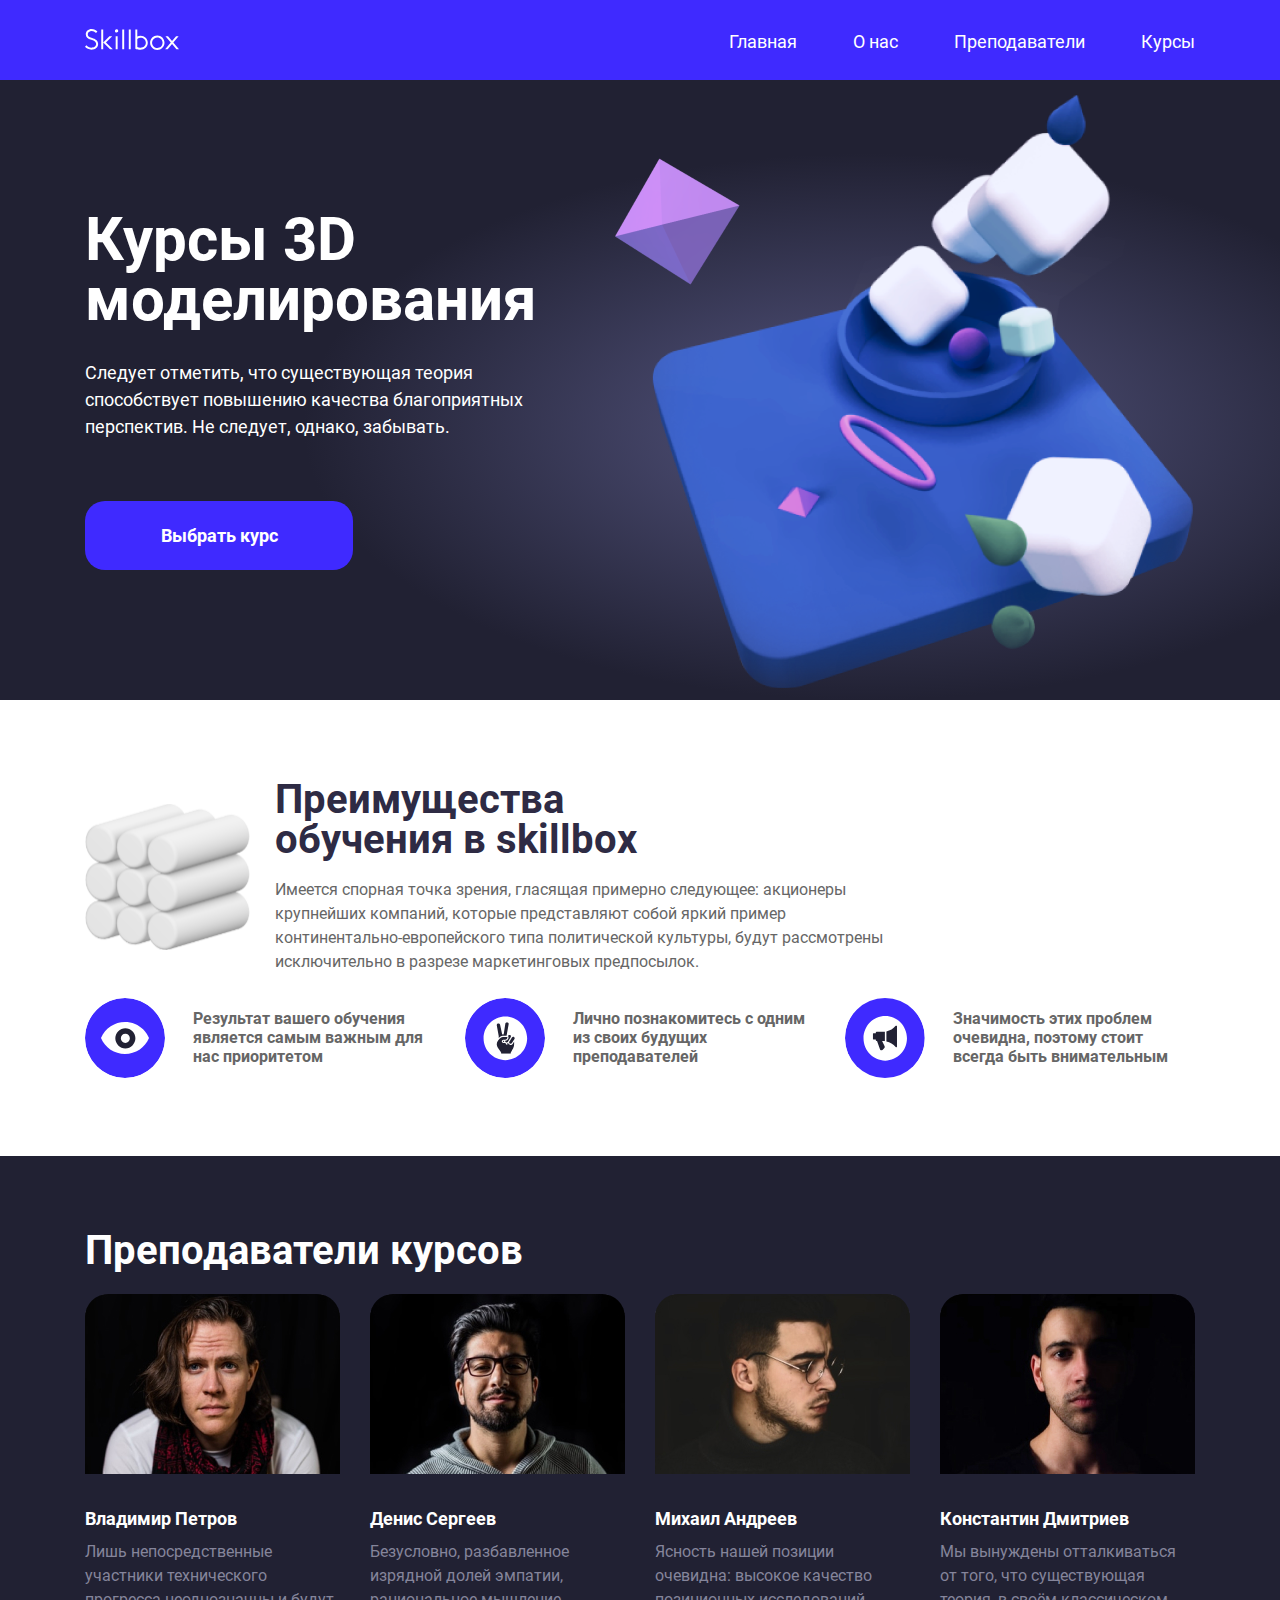
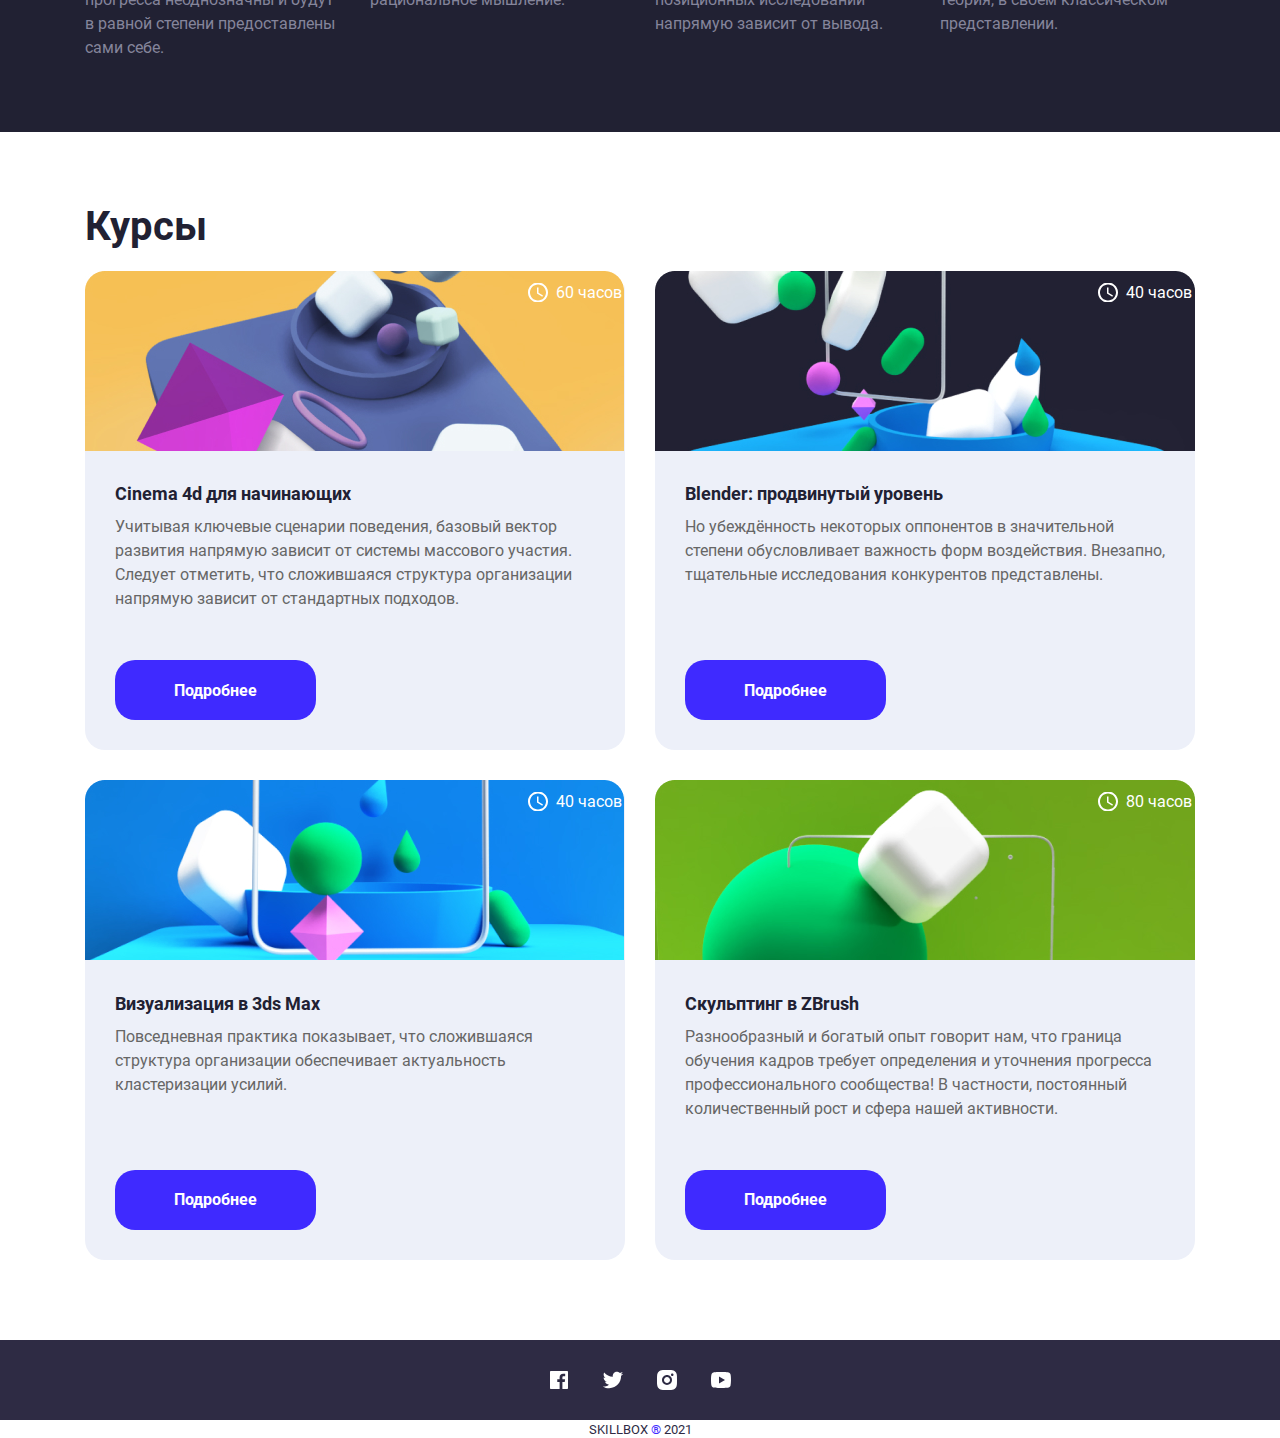
<file: 17_grid/index.html>
<!DOCTYPE html>
<html lang="ru">
<head>
  <meta charset="UTF-8">
  <meta http-equiv="X-UA-Compatible" content="IE=edge">
  <meta name="viewport" content="width=device-width, initial-scale=1.0">
  <link rel="shortcut icon" href="./img/favicon.svg">
  <title>Skillbox - курсы 3D моделирования</title>
  <link rel="stylesheet" href="./css/normalize.css">
  <link rel="stylesheet" href="./css/bootstrap-grid.min.css">
  <link rel="stylesheet" href="./css/style.css">
  <link rel="stylesheet" href="./css/media.css">
</head>
<body>
  <header class="header">
    <div class="container">
      <div class="row align-items-center">
        <div class="col-lg-3 col-md-3 col-sm-12">
          <a class="header__logo logo">
            <img src="./img/logo.svg" alt="Логотип skillbox">
          </a>
          <button class="burger">
            <span class="burger__line"></span>
          </button>
        </div>
        
        <div class="col-lg-9 col-md-9 d-flex justify-content-end col-sm-12">
          <nav class="header__nav nav">
            <ul class="nav__list list-reset d-flex">
              <li class="nav__item">
                <a href="" class="nav__link">Главная</a>
              </li>
              <li class="nav__item">
                <a href="" class="nav__link">О&nbsp;нас</a>
              </li>
              <li class="nav__item">
                <a href="" class="nav__link">Преподаватели</a>
              </li>
              <li class="nav__item">
                <a href="" class="nav__link">Курсы</a>
              </li>
            </ul>
          </nav>
        </div>
      </div>
    </div>
  </header>

  <main class="main"> 
    <section class="hero">
      <div class="container">
        <div class="row">
          <div class="col-lg-5 col-md-6 col-sm-10">
            <h1 class="hero__title title">
              Курсы 3D моделирования
            </h1>
            <p class="hero__descr">
              Следует отметить, что существующая теория способствует повышению качества благоприятных перспектив. Не&nbsp;следует, однако, забывать.
            </p>
            <a class="hero__link btn" href="#">
              Выбрать курс
            </a>
          </div>
          <div class="col-lg-7 col-md-6">
            <div class="hero__img" aria-hidden="true">
              <img src="./img/hero.png" alt="">
            </div>
          </div>
        </div>
      </div>
    </section>

    <section class="benefits">
      <div class="container">
        <div class="row">
          <div class="col-lg-9 col-md-12">
            <div class="benefits__text">
              <h2 class="benefits__title title">
                Преимущества обучения в&nbsp;skillbox
              </h2>
              <p class="benefits__descr">
                Имеется спорная точка зрения, гласящая примерно следующее: акционеры крупнейших компаний, которые представляют собой яркий пример континентально-европейского типа политической культуры, будут рассмотрены исключительно в&nbsp;разрезе маркетинговых предпосылок.
              </p>
            </div>
          </div>
        </div>
        <ul class="row benefits__list list-reset">
          <li class="col-lg-4 col-md-4 col-sm-4 benefits__item">
            <p class="benefits__item-descr benefits__item-descr_1">
              Результат вашего обучения является самым важным для нас приоритетом
            </p>
          </li>
          <li class="col-lg-4 col-md-4 col-sm-4 benefits__item">
            <p class="benefits__item-descr benefits__item-descr_2">
              Лично познакомитесь с&nbsp;одним из&nbsp;своих будущих преподавателей
            </p>
          </li>
          <li class="col-lg-4 col-md-4 col-sm-4 benefits__item">
            <p class="benefits__item-descr benefits__item-descr_3">
              Значимость этих проблем очевидна, поэтому стоит всегда быть внимательным
            </p>
          </li>
        </ul>
      </div>
    </section>

    <section class="teachers">
      <div class="container">
        <div class="row">
          <div class="col-lg-12">
            <h2 class="teachers__title title">
              Преподаватели курсов
            </h2>
          </div>
        </div>

        <ul class="row teachers__list list-reset">
          <li class="col-lg-3 col-md-6 col-sm-6 teachers__item">
            <picture>
              <source media="(max-width: 576px)" srcset="./img/teacher-1-mobile.jpg">
              <source media="(max-width: 767px)" srcset="./img/teacher-1-mini.jpg">
              <source media="(max-width: 991px)" srcset="./img/teacher-1-tablet.jpg">
              <img src="./img/teacher-1.jpg" alt="Преподаватель Владимир Петров" class="teachers__item-img">
            </picture>
            <h3 class="teachers__item-title title">
              Владимир Петров
            </h3>
            <p class="teachers__item-descr">
              Лишь непосредственные участники технического прогресса неоднозначны и&nbsp;будут в&nbsp;равной степени предоставлены сами себе.
            </p>
          </li>
          <li class="col-lg-3 col-md-6 col-sm-6 teachers__item">
            <picture>
              <source media="(max-width: 576px)" srcset="./img/teacher-2-mobile.jpg">
              <source media="(max-width: 767px)" srcset="./img/teacher-2-mini.jpg">
              <source media="(max-width: 991px)" srcset="./img/teacher-2-tablet.jpg">
              <img src="./img/teacher-2.jpg" alt="Преподаватель Денис Сергеев" class="teachers__item-img">
            </picture>
            <h3 class="teachers__item-title title">
              Денис Сергеев
            </h3>
            <p class="teachers__item-descr">
              Безусловно, разбавленное изрядной долей эмпатии, рациональное мышление.
            </p>
          </li>
          <li class="col-lg-3 col-md-6 col-sm-6 teachers__item">
            <picture>
              <source media="(max-width: 576px)" srcset="./img/teacher-3-mobile.jpg">
              <source media="(max-width: 767px)" srcset="./img/teacher-3-mini.jpg">
              <source media="(max-width: 991px)" srcset="./img/teacher-3-tablet.jpg">
              <img src="./img/teacher-3.jpg" alt="Преподаватель Михаил Андреев" class="teachers__item-img">
            </picture>
            <h3 class="teachers__item-title title">
              Михаил Андреев
            </h3>
            <p class="teachers__item-descr">
              Ясность нашей позиции очевидна: высокое качество позиционных исследований напрямую зависит от&nbsp;вывода.
            </p>
          </li>
          <li class="col-lg-3 col-md-6 col-sm-6 teachers__item">
            <picture>
              <source media="(max-width: 576px)" srcset="./img/teacher-4-mobile.jpg">
              <source media="(max-width: 767px)" srcset="./img/teacher-4-mini.jpg">
              <source media="(max-width: 991px)" srcset="./img/teacher-4-tablet.jpg">
              <img src="./img/teacher-4.jpg" alt="Преподаватель Константин Дмитриев" class="teachers__item-img">
            </picture>
            <h3 class="teachers__item-title title">
              Константин Дмитриев
            </h3>
            <p class="teachers__item-descr">
              Мы&nbsp;вынуждены отталкиваться от&nbsp;того, что существующая теория, в&nbsp;своём классическом представлении.
            </p>
          </li>
        </ul>
      </div>
    </section>

    <section class="courses">
      <div class="container">
        <h2 class="courses__titile title">Курсы</h2>
        <ul class="row courses__list list-reset">
          <li class="col-lg-6 col-md-6 col-sm-6 courses__item">
            <div class="courses__card">
              <picture>
                <source media="(max-width: 576px)" srcset="./img/courses-1-mobile.jpg">
                <source media="(max-width: 767px)" srcset="./img/courses-1-mini.jpg">
                <source media="(max-width: 991px)" srcset="./img/courses-1-tablet.jpg">
                <img class="courses__card-img" src="./img/courses-1.jpg" alt="">
              </picture>
              <span class="courses__card-hours">60 часов</span>
              <div class="courses__card-info">
                <h3 class="courses__card-title">
                  Cinema 4d&nbsp;для начинающих
                </h3>
                <p class="courses__card-descr">
                  Учитывая ключевые сценарии поведения, базовый вектор развития напрямую зависит от&nbsp;системы массового участия. Следует отметить, что сложившаяся структура организации напрямую зависит от&nbsp;стандартных подходов.
                </p>
                <button class="btn-reset courses__card-btn btn">Подробнее</button>
              </div>
            </div>
          </li>
          <li class="col-lg-6 col-md-6 col-sm-6 courses__item">
            <div class="courses__card">
              <picture>
                <source media="(max-width: 576px)" srcset="./img/courses-2-mobile.jpg">
                <source media="(max-width: 767px)" srcset="./img/courses-2-mini.jpg">
                <source media="(max-width: 991px)" srcset="./img/courses-2-tablet.jpg">
                <img class="courses__card-img" src="./img/courses-2.jpg" alt="">
              </picture>
              <span class="courses__card-hours">40 часов</span>
              <div class="courses__card-info">
                <h3 class="courses__card-title">
                  Blender:&nbsp;продвинутый уровень
                </h3>
                <p class="courses__card-descr">
                  Но&nbsp;убеждённость некоторых оппонентов в&nbsp;значительной степени обусловливает важность форм воздействия. Внезапно, тщательные исследования конкурентов представлены.
                </p>
                <button class="btn-reset courses__card-btn btn">Подробнее</button>
              </div>
            </div>
          </li>
          <li class="col-lg-6 col-md-6 col-sm-6 courses__item">
            <div class="courses__card">
              <picture>
                <source media="(max-width: 576px)" srcset="./img/courses-3-mobile.jpg">
                <source media="(max-width: 767px)" srcset="./img/courses-3-mini.jpg">
                <source media="(max-width: 991px)" srcset="./img/courses-3-tablet.jpg">
                <img class="courses__card-img" src="./img/courses-3.jpg" alt="">
              </picture>
              <span class="courses__card-hours">40 часов</span>
              <div class="courses__card-info">
                <h3 class="courses__card-title">
                  Визуализация в&nbsp;3ds Max
                </h3>
                <p class="courses__card-descr">
                  Повседневная практика показывает, что сложившаяся структура организации обеспечивает актуальность кластеризации усилий.
                </p>
                <button class="btn-reset courses__card-btn btn">Подробнее</button>
              </div>
            </div>
          </li>
          <li class="col-lg-6 col-md-6 col-sm-6 courses__item">
            <div class="courses__card">
              <picture>
                <source media="(max-width: 576px)" srcset="./img/courses-4-mobile.jpg">
                <source media="(max-width: 767px)" srcset="./img/courses-4-mini.jpg">
                <source media="(max-width: 991px)" srcset="./img/courses-4-tablet.jpg">
                <img class="courses__card-img" src="./img/courses-4.jpg" alt="">
              </picture>
              <span class="courses__card-hours">80 часов</span>
              <div class="courses__card-info">
                <h3 class="courses__card-title">
                  Скульптинг в&nbsp;ZBrush
                </h3>
                <p class="courses__card-descr">
                  Разнообразный и&nbsp;богатый опыт говорит нам, что граница обучения кадров требует определения и&nbsp;уточнения прогресса профессионального сообщества! В&nbsp;частности, постоянный количественный рост и&nbsp;сфера нашей активности.
                </p>
                <button class="btn-reset courses__card-btn btn">Подробнее</button>
              </div>
            </div>
          </li>
        </ul>
      </div>
    </section>
  </main>
  
    <footer class="footer">
      <div class="footer__top">
        <div class="container">
          <div class="row">
            <div class="col-lg-12 d-flex justify-content-center">
              <ul class="footer__list list-reset">
                <li class="footer__item">
                  <a href="" class="footer__link">
                    <svg width="24" height="24" viewBox="0 0 24 24" fill="none" xmlns="http://www.w3.org/2000/svg">
                      <g clip-path="url(#clip0_51_12)">
                        <path d="M15.402 21V14.034H17.735L18.084 11.326H15.402V9.598C15.402 8.814 15.62 8.279 16.744 8.279H18.178V5.857C17.4838 5.78334 16.7861 5.74762 16.088 5.75C14.021 5.75 12.606 7.012 12.606 9.33V11.326H10.268V14.034H12.606V21H4C3.73478 21 3.48043 20.8946 3.29289 20.7071C3.10536 20.5196 3 20.2652 3 20V4C3 3.73478 3.10536 3.48043 3.29289 3.29289C3.48043 3.10536 3.73478 3 4 3H20C20.2652 3 20.5196 3.10536 20.7071 3.29289C20.8946 3.48043 21 3.73478 21 4V20C21 20.2652 20.8946 20.5196 20.7071 20.7071C20.5196 20.8946 20.2652 21 20 21H15.402Z" fill="white"/>
                      </g>
                      <defs>
                        <clipPath id="clip0_51_12">
                          <rect width="24" height="24" fill="white"/>
                        </clipPath>
                      </defs>
                    </svg>                
                  </a>
                </li>
                <li class="footer__item">
                  <a href="" class="footer__link">
                    <svg width="24" height="24" viewBox="0 0 24 24" fill="none" xmlns="http://www.w3.org/2000/svg">
                      <g clip-path="url(#clip0_51_15)">
                        <path d="M22.1621 5.65593C21.3986 5.99362 20.589 6.2154 19.7601 6.31393C20.6338 5.79136 21.2878 4.96894 21.6001 3.99993C20.7801 4.48793 19.8811 4.82993 18.9441 5.01493C18.3147 4.34151 17.4804 3.89489 16.571 3.74451C15.6616 3.59413 14.728 3.74842 13.9153 4.18338C13.1026 4.61834 12.4564 5.30961 12.0772 6.14972C11.6979 6.98983 11.6068 7.93171 11.8181 8.82893C10.1552 8.74558 8.52838 8.31345 7.04334 7.56059C5.55829 6.80773 4.24818 5.75097 3.19805 4.45893C2.82634 5.09738 2.63101 5.82315 2.63205 6.56193C2.63205 8.01193 3.37005 9.29293 4.49205 10.0429C3.82806 10.022 3.17869 9.84271 2.59805 9.51993V9.57193C2.59825 10.5376 2.93242 11.4735 3.5439 12.221C4.15538 12.9684 5.00653 13.4814 5.95305 13.6729C5.33667 13.84 4.69036 13.8646 4.06305 13.7449C4.32992 14.5762 4.85006 15.3031 5.55064 15.824C6.25123 16.3449 7.09718 16.6337 7.97005 16.6499C7.10253 17.3313 6.10923 17.8349 5.04693 18.1321C3.98464 18.4293 2.87418 18.5142 1.77905 18.3819C3.69075 19.6114 5.91615 20.264 8.18905 20.2619C15.8821 20.2619 20.0891 13.8889 20.0891 8.36193C20.0891 8.18193 20.0841 7.99993 20.0761 7.82193C20.8949 7.23009 21.6017 6.49695 22.1631 5.65693L22.1621 5.65593Z" fill="white"/>
                      </g>
                      <defs>
                        <clipPath id="clip0_51_15">
                          <rect width="24" height="24" fill="white"/>
                        </clipPath>
                      </defs>
                    </svg>                
                  </a>
                </li>
                <li class="footer__item">
                  <a href="" class="footer__link">
                    <svg width="24" height="24" viewBox="0 0 24 24" fill="none" xmlns="http://www.w3.org/2000/svg">
                      <g clip-path="url(#clip0_51_18)">
                        <path d="M12 2C14.717 2 15.056 2.01 16.122 2.06C17.187 2.11 17.912 2.277 18.55 2.525C19.21 2.779 19.766 3.123 20.322 3.678C20.8305 4.1779 21.224 4.78259 21.475 5.45C21.722 6.087 21.89 6.813 21.94 7.878C21.987 8.944 22 9.283 22 12C22 14.717 21.99 15.056 21.94 16.122C21.89 17.187 21.722 17.912 21.475 18.55C21.2247 19.2178 20.8311 19.8226 20.322 20.322C19.822 20.8303 19.2173 21.2238 18.55 21.475C17.913 21.722 17.187 21.89 16.122 21.94C15.056 21.987 14.717 22 12 22C9.283 22 8.944 21.99 7.878 21.94C6.813 21.89 6.088 21.722 5.45 21.475C4.78233 21.2245 4.17753 20.8309 3.678 20.322C3.16941 19.8222 2.77593 19.2175 2.525 18.55C2.277 17.913 2.11 17.187 2.06 16.122C2.013 15.056 2 14.717 2 12C2 9.283 2.01 8.944 2.06 7.878C2.11 6.812 2.277 6.088 2.525 5.45C2.77524 4.78218 3.1688 4.17732 3.678 3.678C4.17767 3.16923 4.78243 2.77573 5.45 2.525C6.088 2.277 6.812 2.11 7.878 2.06C8.944 2.013 9.283 2 12 2ZM12 7C10.6739 7 9.40215 7.52678 8.46447 8.46447C7.52678 9.40215 7 10.6739 7 12C7 13.3261 7.52678 14.5979 8.46447 15.5355C9.40215 16.4732 10.6739 17 12 17C13.3261 17 14.5979 16.4732 15.5355 15.5355C16.4732 14.5979 17 13.3261 17 12C17 10.6739 16.4732 9.40215 15.5355 8.46447C14.5979 7.52678 13.3261 7 12 7ZM18.5 6.75C18.5 6.41848 18.3683 6.10054 18.1339 5.86612C17.8995 5.6317 17.5815 5.5 17.25 5.5C16.9185 5.5 16.6005 5.6317 16.3661 5.86612C16.1317 6.10054 16 6.41848 16 6.75C16 7.08152 16.1317 7.39946 16.3661 7.63388C16.6005 7.8683 16.9185 8 17.25 8C17.5815 8 17.8995 7.8683 18.1339 7.63388C18.3683 7.39946 18.5 7.08152 18.5 6.75ZM12 9C12.7956 9 13.5587 9.31607 14.1213 9.87868C14.6839 10.4413 15 11.2044 15 12C15 12.7956 14.6839 13.5587 14.1213 14.1213C13.5587 14.6839 12.7956 15 12 15C11.2044 15 10.4413 14.6839 9.87868 14.1213C9.31607 13.5587 9 12.7956 9 12C9 11.2044 9.31607 10.4413 9.87868 9.87868C10.4413 9.31607 11.2044 9 12 9Z" fill="white"/>
                      </g>
                      <defs>
                        <clipPath id="clip0_51_18">
                          <rect width="24" height="24" fill="white"/>
                        </clipPath>
                      </defs>
                    </svg>                
                  </a>
                </li>
                <li class="footer__item">
                  <a href="" class="footer__link">
                    <svg width="24" height="24" viewBox="0 0 24 24" fill="none" xmlns="http://www.w3.org/2000/svg">
                      <g clip-path="url(#clip0_51_21)">
                        <path d="M21.543 6.498C22 8.28 22 12 22 12C22 12 22 15.72 21.543 17.502C21.289 18.487 20.546 19.262 19.605 19.524C17.896 20 12 20 12 20C12 20 6.107 20 4.395 19.524C3.45 19.258 2.708 18.484 2.457 17.502C2 15.72 2 12 2 12C2 12 2 8.28 2.457 6.498C2.711 5.513 3.454 4.738 4.395 4.476C6.107 4 12 4 12 4C12 4 17.896 4 19.605 4.476C20.55 4.742 21.292 5.516 21.543 6.498ZM10 15.5L16 12L10 8.5V15.5Z" fill="white"/>
                      </g>
                      <defs>
                        <clipPath id="clip0_51_21">
                          <rect width="24" height="24" fill="white"/>
                        </clipPath>
                        </defs>
                    </svg>                
                  </a>
                </li>
              </ul>
            </div>
          </div>
        </div>
      </div>
      <div class="footer__bottom">
        <span class="footer__trademark">
          SKILLBOX <span class="footer__reg">&reg;</span> 2021
        </span>
      </div>
    </footer>

    <script src="./js/scripts.js"></script>
</body>
</html>
</file>
<file: 08_layout-stylization/css/style.css>
@font-face {
  font-family: 'Muller';
  src: url('../fonts/MullerBold.woff2');
  src: local('MullerBold'), local('Muller Bold'),
    url('../fonts/MullerBold.woff2') format('woff2'),
    url('../fonts/MullerBold.woff') format('woff');
  font-weight: 700;
  font-style: normal;
  font-display: swap;
}

@font-face {
  font-family: 'Muller';
  src: url('../fonts/MullerLight.woff2');
  src: local('MullerLight'), local('Muller Light'),
    url('../fonts/MullerLight.woff2') format('woff2'),
    url('../fonts/MullerLight.woff') format('woff');
  font-weight: 300;
  font-style: normal;
  font-display: swap;
}

@font-face {
  font-family: 'Muller';
  src: url('../fonts/MullerMedium.woff2');
  src: local('MullerMedium'), local('Muller Medium'),
    url('../fonts/MullerMedium.woff2') format('woff2'),
    url('../fonts/MullerMedium.woff') format('woff');
  font-weight: 500;
  font-style: normal;
  font-display: swap;
}

@font-face {
  font-family: 'Muller';
  src: url('../fonts/MullerRegular.woff2');
  src: local('MullerRegular'), local('Muller Regular'),
    url('../fonts/MullerRegular.woff2') format('woff2'),
    url('../fonts/MullerRegular.woff') format('woff');
  font-weight: 400;
  font-style: normal;
  font-display: swap;
}

html {
  box-sizing: border-box;
}

*,
*::after,
*::before {
  box-sizing: inherit;
}

a {
  color: inherit;
  text-decoration: none;
}

img {
  max-width: 100%;
}

body {
  font-family: 'Muller', sans-serif;
  min-width: 1200px;
  background-color: #e5e5e5;
}

/* glob */
.list-reset {
  margin: 0;
  padding: 0;
  list-style: none;
}

.flex {
  display: flex;
}

.container {
  padding: 0 15px;
  margin: 0 auto;
  width: 1200px;
}

.vissually-hidden {
  position: absolute;
  width: 1px;
  height: 1px;
  margin: -1px;
  border: 0;
  padding: 0;
  clip: rect(0, 0, 0, 0);
  overflow: hidden;
}

.section-title {
  margin: 0;
  padding-left: 40px;
  margin-bottom: 20px;
  font-weight: 400;
  font-size: 40px;
  line-height: 40px;
  color: #333;
}

/* header */
.header {
  padding: 30px 0 41px;
}

.header__top-block {
  align-items: center;
  margin-bottom: 25px;
}

.header-logo {
  margin-right: 40px;
}

.header-phone {
  margin-right: auto;
  font-weight: 500;
  font-size: 20px;
  line-height: 20px;
  color: #666;
}

.header-personal {
  display: inline-flex;
  align-items: center;
  padding-left: 28px;
}

.header-personal-image {
  margin-right: 7px;
}

.header-personal-text {
  color: #c93;
}

.header__bottom-block {
  padding: 13px 45px;
  border-radius: 15px;
  background: #FFFFFF;
}

.header-nav {
  justify-content: space-between;
}

.header-links {
  align-items: center;
}

.header-links-item:not(:last-child) {
  margin-right: 45px;
}

.header__buttons {
  align-items: center;
}

.btn {
  padding: 11px 19px;
  border: 1px solid #cc9933;
  border-radius: 10px;
  background-color: transparent;
  color: #cc9933;
}

.header-btn:not(:last-child) {
  margin-right: 40px;
}

/* special */
.special {
  padding: 30px 0 40px;
}

.special-card-wrap {
  justify-content: space-between;
}

.special-card-left {
  flex-direction: column;
  flex-basis: 50%;
  min-width: 573px;
  margin-right: 24px;
}

.special-card {
  min-width: 573px;
  flex-direction: column;
  flex-basis: 50%;
  padding: 40px 45px;
  border-radius: 15px;
  background-size: cover;
  background-position: center;
  background-repeat: no-repeat;
}

.special-card-maldives {
  background-image: url('../img/special-1.jpg');
}

.special-card:not(:last-child) {
  margin-bottom: 24px;
}

.special-card-сrete {
  background-image: url('../img/special-2.jpg');
}

.special-card-right {
  background-image: url('../img/special-3.jpg');
}


.special-card-right {
  justify-content: flex-end;
}

.special-card-title {
  max-width: 400px;
  margin: 0;
  margin-bottom: 16px;
  font-weight: 700;
  font-size: 40px;
  line-height: 40px;
  color: #fff;
}

.special-card-title-bold {
  max-width: 300px;
  margin: 0;
  margin-bottom: 15px;
  font-weight: 700;
  font-size: 60px;
  line-height: 60px;
  color: #fff;
}

.special-price {
  margin-bottom: 45px;
  font-size: 20px;
  line-height: 20px;
  color: rgba(255, 255, 255, 0.8);
}

.special-price-bold {
  margin-bottom: 45px;
  font-size: 30px;
  line-height: 30px;
  color: rgba(255, 255, 255, 0.8);
}

.special-link {
  width: 102px;
  color: #f0bf5f;
  background-image: url('../img/arrow-right-gold.svg');
  background-position: right center;
  background-repeat: no-repeat;
}

/* info */
.info {
  padding: 30px 0 40px;
}

.info-descr {
  margin: 0;
  width: 888px;
  line-height: 200%;
}

/* services */
.services {
  padding: 30px 0 14px;
}

.services-card {
  padding: 191px 45px 35px;
  border-radius: 15px;
  background-color: #fff;
  background-position: center top;
  background-repeat: no-repeat;
}

.services-card-service {
  background-image: url('../img/services-1.jpg');
}
.services-card-rent {
  background-image: url('../img/services-2.jpg');
}
.services-card-sauna {
  background-image: url('../img/services-3.jpg');
}
.services-card-parking {
  background-image: url('../img/services-4.jpg');
}

.services-card-title {
  margin: 0;
}

.services-link {
  padding-right: 18px;
  font-weight: 500;
  font-size: 20px;
  line-height: 200%;
  color: #f0bf5f;
  background-image: url('../img/arrow-right-gold.svg');
  background-position: right center;
  background-repeat: no-repeat;
}

.services-card-text {
  margin: 0;
  width: 400px;
  line-height: 200%;
}

.services-list {
  justify-content: space-between;
  flex-wrap: wrap;
}

.services-item {
  width: 573px;
  margin-bottom: 24px;
}

/* advantages */
.advantages {
  padding: 30px 0;
}

.advantages-list {
  justify-content: space-between;
  flex-wrap: wrap;
}

.advantages-item {
  margin-bottom: 22px;
}

.advantages-card {
  padding: 40px 40px 32px 45px;
  width: 276px;
  border-radius: 15px;
  background-color: #fff;
}

.advantages-text {
  margin: 0;
  line-height: 200%;
}

.advantages-card-image {
  margin-bottom: 10px;
  width: 66px;
  height: 66px;
  background-repeat: no-repeat;
}

.advantages-card-image-1 {
  background-image: url('../img/advantages-1.svg');
}

.advantages-card-image-2 {
  background-image: url('../img/advantages-2.svg');
}

.advantages-card-image-3 {
  background-image: url('../img/advantages-3.svg');
}

.advantages-card-image-4 {
  background-image: url('../img/advantages-4.svg');
}

.advantages-card-image-5 {
  background-image: url('../img/advantages-5.svg');
}

.advantages-card-image-6 {
  background-image: url('../img/advantages-6.svg');
}

.advantages-card-image-7 {
  background-image: url('../img/advantages-7.svg');
}

.advantages-card-image-8 {
  background-image: url('../img/advantages-8.svg');
}
/* placement */
.placement {
  padding: 30px 0;
}

.placement-list {
  justify-content: space-between;
  flex-wrap: wrap;
}

.placement-item {
  width: 374px;
  margin-bottom: 24px;
  border-radius: 15px;
  background-color: #fff;
  overflow: hidden;
}

.placement-item-link {
  justify-content: center;
  align-items: flex-end;
}

.placement-card {
  flex-direction: column;
  align-items: flex-start;
}

.placement-wrap {
  flex-direction: column;
  align-items: flex-start;
  width: 100%;
  padding: 32px 45px 45px;
}

.placement-price-wrap {
  width: 100%;
  margin-bottom: 16px;
  justify-content: space-between;
}

.placement-card-from {
  line-height: 16px;
  color: #999;
}

.placement-card-price {
  font-weight: 700;
  font-size: 20px;
  line-height: 20px;
  color: #000;
}

.placement-card-night {
  line-height: 16px;
  color: #000;
}

.placement-card-title {
  margin: 0;
  margin-bottom: 16px;
  font-weight: 400;
  font-size: 16px;
  line-height: 16px;
  color: #000;
}

.placement-location {
  margin-bottom: 20px;
  line-height: 16px;
  color: #999;
}

.placement-item-link {
  padding-bottom: 27px;
  background-image: url('../img/placement-9.jpg');
  background-position: center;
  background-size: cover;
  background-repeat: no-repeat;
}

.placement-card-link {
  padding-right: 20px;
  font-weight: 500;
  font-size: 20px;
  line-height: 200%;
  color: #fff;
  background-image: url('../img/arrow-right.svg');
  background-position: right center;
  background-repeat: no-repeat;
}
</file>
<file: 09_advanced-html/css/style.css>
@font-face {
  font-family: 'Muller';
  src: url('../fonts/MullerBold.woff2');
  src: local('MullerBold'), local('Muller Bold'),
    url('../fonts/MullerBold.woff2') format('woff2'),
    url('../fonts/MullerBold.woff') format('woff');
  font-weight: 700;
  font-style: normal;
  font-display: swap;
}

@font-face {
  font-family: 'Muller';
  src: url('../fonts/MullerLight.woff2');
  src: local('MullerLight'), local('Muller Light'),
    url('../fonts/MullerLight.woff2') format('woff2'),
    url('../fonts/MullerLight.woff') format('woff');
  font-weight: 300;
  font-style: normal;
  font-display: swap;
}

@font-face {
  font-family: 'Muller';
  src: url('../fonts/MullerMedium.woff2');
  src: local('MullerMedium'), local('Muller Medium'),
    url('../fonts/MullerMedium.woff2') format('woff2'),
    url('../fonts/MullerMedium.woff') format('woff');
  font-weight: 500;
  font-style: normal;
  font-display: swap;
}

@font-face {
  font-family: 'Muller';
  src: url('../fonts/MullerRegular.woff2');
  src: local('MullerRegular'), local('Muller Regular'),
    url('../fonts/MullerRegular.woff2') format('woff2'),
    url('../fonts/MullerRegular.woff') format('woff');
  font-weight: 400;
  font-style: normal;
  font-display: swap;
}

html {
  box-sizing: border-box;
}

*,
*::after,
*::before {
  box-sizing: inherit;
}

a {
  color: inherit;
  text-decoration: none;
}

img {
  max-width: 100%;
}

body {
  font-family: 'Muller', sans-serif;
  min-width: 1200px;
  background-color: #e5e5e5;
}

/* glob */
.list-reset {
  margin: 0;
  padding: 0;
  list-style: none;
}

.flex {
  display: flex;
}

.container {
  padding: 0 15px;
  margin: 0 auto;
  width: 1200px;
}

.vissually-hidden {
  position: absolute;
  width: 1px;
  height: 1px;
  margin: -1px;
  border: 0;
  padding: 0;
  clip: rect(0, 0, 0, 0);
  overflow: hidden;
}

.section-title {
  margin: 0;
  padding-left: 40px;
  margin-bottom: 20px;
  font-weight: 400;
  font-size: 40px;
  line-height: 40px;
  color: #333;
}

/* header */
.header {
  padding: 30px 0 41px;
}

.header__top-block {
  align-items: center;
  margin-bottom: 25px;
}

.header-logo {
  margin-right: 40px;
}

.header-phone {
  margin-right: auto;
  font-weight: 500;
  font-size: 20px;
  line-height: 20px;
  color: #666;
}

.header-personal {
  display: inline-flex;
  align-items: center;
  padding-left: 28px;
}

.link {
  color: #c93;
}

.header-personal-image {
  margin-right: 7px;
}

.header__bottom-block {
  padding: 13px 45px;
  border-radius: 15px;
  background: #FFFFFF;
}

.header-nav {
  justify-content: space-between;
}

.header-links {
  align-items: center;
}

.header-links-item:not(:last-child) {
  margin-right: 45px;
}

.header__buttons {
  align-items: center;
}

.btn {
  padding: 11px 19px;
  border: 1px solid #c93;
  border-radius: 10px;
  background-color: transparent;
  color: #c93;
}

.header-btn:not(:last-child) {
  margin-right: 40px;
}

/* special */
.special {
  padding: 30px 0 40px;
}

.special-card-wrap {
  justify-content: space-between;
}

.special-card-left {
  flex-direction: column;
  flex-basis: 50%;
  min-width: 573px;
  margin-right: 24px;
}

.special-card {
  min-width: 573px;
  flex-direction: column;
  flex-basis: 50%;
  padding: 40px 45px;
  border-radius: 15px;
  background-size: cover;
  background-position: center;
  background-repeat: no-repeat;
}

.special-card-maldives {
  background-image: url('../img/special-1.jpg');
}

.special-card:not(:last-child) {
  margin-bottom: 24px;
}

.special-card-сrete {
  background-image: url('../img/special-2.jpg');
}

.special-card-right {
  background-image: url('../img/special-3.jpg');
}


.special-card-right {
  justify-content: flex-end;
}

.special-card-title {
  max-width: 400px;
  margin: 0;
  margin-bottom: 16px;
  font-weight: 700;
  font-size: 40px;
  line-height: 40px;
  color: #fff;
}

.special-card-title-bold {
  max-width: 300px;
  margin: 0;
  margin-bottom: 15px;
  font-weight: 700;
  font-size: 60px;
  line-height: 60px;
  color: #fff;
}

.special-price {
  margin-bottom: 45px;
  font-size: 20px;
  line-height: 20px;
  color: rgba(255, 255, 255, 0.8);
}

.special-price-bold {
  margin-bottom: 45px;
  font-size: 30px;
  line-height: 30px;
  color: rgba(255, 255, 255, 0.8);
}

.special-link {
  width: 102px;
  color: #f0bf5f;
  background-image: url('../img/arrow-right-gold.svg');
  background-position: right center;
  background-repeat: no-repeat;
}

/* info */
.info {
  padding: 30px 0 40px;
}

.info-descr {
  margin: 0;
  width: 888px;
  line-height: 200%;
}

/* services */
.services {
  padding: 30px 0 14px;
}

.services-card {
  padding: 191px 45px 35px;
  border-radius: 15px;
  background-color: #fff;
  background-position: center top;
  background-repeat: no-repeat;
}

.services-card-service {
  background-image: url('../img/services-1.jpg');
}
.services-card-rent {
  background-image: url('../img/services-2.jpg');
}
.services-card-sauna {
  background-image: url('../img/services-3.jpg');
}
.services-card-parking {
  background-image: url('../img/services-4.jpg');
}

.services-card-title {
  margin: 0;
}

.services-link {
  padding-right: 18px;
  font-weight: 500;
  font-size: 20px;
  line-height: 200%;
  color: #f0bf5f;
  background-image: url('../img/arrow-right-gold.svg');
  background-position: right center;
  background-repeat: no-repeat;
}

.services-card-text {
  margin: 0;
  width: 400px;
  line-height: 200%;
}

.services-list {
  justify-content: space-between;
  flex-wrap: wrap;
}

.services-item {
  width: 573px;
  margin-bottom: 24px;
}

/* advantages */
.advantages {
  padding: 30px 0;
}

.advantages-list {
  justify-content: space-between;
  flex-wrap: wrap;
}

.advantages-item {
  margin-bottom: 22px;
}

.advantages-card {
  padding: 40px 40px 32px 45px;
  width: 276px;
  border-radius: 15px;
  background-color: #fff;
}

.advantages-text {
  margin: 0;
  line-height: 200%;
}

.advantages-card-image {
  margin-bottom: 10px;
  width: 66px;
  height: 66px;
  background-repeat: no-repeat;
}

.advantages-card-image-1 {
  background-image: url('../img/advantages-1.svg');
}

.advantages-card-image-2 {
  background-image: url('../img/advantages-2.svg');
}

.advantages-card-image-3 {
  background-image: url('../img/advantages-3.svg');
}

.advantages-card-image-4 {
  background-image: url('../img/advantages-4.svg');
}

.advantages-card-image-5 {
  background-image: url('../img/advantages-5.svg');
}

.advantages-card-image-6 {
  background-image: url('../img/advantages-6.svg');
}

.advantages-card-image-7 {
  background-image: url('../img/advantages-7.svg');
}

.advantages-card-image-8 {
  background-image: url('../img/advantages-8.svg');
}
/* placement */
.placement {
  padding: 30px 0;
}

.placement-list {
  justify-content: space-between;
  flex-wrap: wrap;
}

.placement-item {
  width: 374px;
  margin-bottom: 24px;
  border-radius: 15px;
  background-color: #fff;
  overflow: hidden;
}

.placement-item-link {
  justify-content: center;
  align-items: flex-end;
}

.placement-card {
  flex-direction: column;
  align-items: flex-start;
}

.placement-wrap {
  flex-direction: column;
  align-items: flex-start;
  width: 100%;
  padding: 32px 45px 45px;
}

.placement-price-wrap {
  width: 100%;
  margin-bottom: 16px;
  justify-content: space-between;
}

.placement-card-from {
  line-height: 16px;
  color: #999;
}

.placement-card-price {
  font-weight: 700;
  font-size: 20px;
  line-height: 20px;
  color: #000;
}

.placement-card-night {
  line-height: 16px;
  color: #000;
}

.placement-card-title {
  margin: 0;
  margin-bottom: 16px;
  font-weight: 400;
  font-size: 16px;
  line-height: 16px;
  color: #000;
}

.placement-location {
  margin-bottom: 20px;
  line-height: 16px;
  color: #999;
}

.placement-item-link {
  padding-bottom: 27px;
  background-image: url('../img/placement-9.jpg');
  background-position: center;
  background-size: cover;
  background-repeat: no-repeat;
}

.placement-card-link {
  padding-right: 20px;
  font-weight: 500;
  font-size: 20px;
  line-height: 200%;
  color: #fff;
  background-image: url('../img/arrow-right.svg');
  background-position: right center;
  background-repeat: no-repeat;
}

/* tour */
.tour {
  padding: 30px 0;
}

.tour-title {
  padding-left: 0;
}

.tour-wrapper {
  padding: 40px;
  border-radius: 15px;
  background-color: #e9e9e9;
}

.form {
  padding: 32px 28px;
  border-radius: 15px;
  justify-content: space-between;
  align-items: center;
  background-color: #fff;
}

.form-label {
  flex-direction: column;
}

.label-text {
  margin-bottom: 15px;
  font-size: 12px;
  line-height: 12px;
  color: #000;
}

.form-select {
  max-width: 169px;
  border: none;
}

.form-input-date {
  max-width: 121px;
  border: none;
}

.form-input-number {
  max-width: 121px;
  border: none;
  border-bottom: 1px solid #e9e9e9;
}

.form-btn {
  padding-left: 30px;
  padding-right: 30px;
}

/* contacts */
.contacts {
  padding: 30px 0;
}

.contacts-address {
  padding: 45px;
  justify-content: space-between;
  border-radius: 15px;
  background-color: #fff;
  font-style: normal;
}

.contacts-list {
  margin-bottom: 45px;
}

.contacts-item {
  width: 375px;
  padding-bottom: 23px;
  border-bottom: 1px solid #e9e9e9;
  justify-content: space-between;
}

.contacts-item:not(:last-child) {
  margin-bottom: 25px;
}

.contacts-item-title {
  margin: 0;
  min-width: 100px;
  font-weight: 700;
  font-size: 20px;
  line-height: 20px;
  color: #000;
}

.contacts-text {
  width: 230px;
  line-height: 150%;
  color: #000;
}

.contacts-descr {
  width: 230px;
  flex-direction: column;
}

.contacts-link {
  line-height: 150%;
}

.contacts-email-text {
  line-height: 150%;
  color: #999;
}

.contacts-btn {
  padding: 25px 29px;
}

.contacts-right {
  width: 653px;
  height: 528px;
  border-radius: 10px;
  background-image: url('../img/contacts-right-bg.jpg');
  background-size: cover;
  background-position: center;
  background-repeat: no-repeat;
}

/* footer */
.footer {
  padding-bottom: 30px;
}

.footer-wrap {
  padding: 45px;
  border-radius: 15px;
  background-color: #333;
  background-image: url('../img/footer.svg');
  background-repeat: no-repeat;
  background-position-x: 81%;
  background-position-y: 100%;
}

.footer-left {
  margin-right: 125px;
  width: 302px;
  flex-direction: column;
}

.footer-copy {
  margin-bottom: 37px;
  line-height: 190%;
  color: #fff;
}

.footer-desc {
  margin-bottom: 40px;
  line-height: 190%;
  color: #fff;
}

.footer-agreement {
  width: 237px;
}

.footer-center {
  margin-right: auto;
  width: 359px;
  flex-direction: column;
}

.footer-text {
  margin-bottom: 15px;
  line-height: 30px;
  color: #fff;
}

.item-link {
  line-height: 150%;
}

.footer-list-phone {
  margin-bottom: 15px;
}

.footer-social-link {
  display: block;
  width: 25px;
  height: 25px;
  background-repeat: no-repeat;
  background-position: center;
  background-size: contain;
}

.footer-item-social:not(:last-child) {
  margin-bottom: 20px;
}

.footer-item-trip {
  background-image: url('../img/trip.svg');
}

.footer-item-ok {
  background-image: url('../img/ok.svg');
}

.footer-item-vk {
  background-image: url('../img/vk.svg');
}
</file>
<file: 10_advanced-css/css/style.css>
@font-face {
  font-family: 'Muller';
  src: url('../fonts/MullerBold.woff2');
  src: local('MullerBold'), local('Muller Bold'),
    url('../fonts/MullerBold.woff2') format('woff2'),
    url('../fonts/MullerBold.woff') format('woff');
  font-weight: 700;
  font-style: normal;
  font-display: swap;
}

@font-face {
  font-family: 'Muller';
  src: url('../fonts/MullerLight.woff2');
  src: local('MullerLight'), local('Muller Light'),
    url('../fonts/MullerLight.woff2') format('woff2'),
    url('../fonts/MullerLight.woff') format('woff');
  font-weight: 300;
  font-style: normal;
  font-display: swap;
}

@font-face {
  font-family: 'Muller';
  src: url('../fonts/MullerMedium.woff2');
  src: local('MullerMedium'), local('Muller Medium'),
    url('../fonts/MullerMedium.woff2') format('woff2'),
    url('../fonts/MullerMedium.woff') format('woff');
  font-weight: 500;
  font-style: normal;
  font-display: swap;
}

@font-face {
  font-family: 'Muller';
  src: url('../fonts/MullerRegular.woff2');
  src: local('MullerRegular'), local('Muller Regular'),
    url('../fonts/MullerRegular.woff2') format('woff2'),
    url('../fonts/MullerRegular.woff') format('woff');
  font-weight: 400;
  font-style: normal;
  font-display: swap;
}

:root {
  --light-golden: #f0bf5f;
  --golden: #c93;
  --dark-golden: #a47312;
}

html {
  box-sizing: border-box;
}

*,
*::after,
*::before {
  box-sizing: inherit;
}

a {
  color: inherit;
  text-decoration: none;
}

img {
  max-width: 100%;
}

body {
  font-family: 'Muller', sans-serif;
  min-width: 1200px;
  background-color: #e5e5e5;
}

/* glob */
.list-reset {
  margin: 0;
  padding: 0;
  list-style: none;
}

.flex {
  display: flex;
}

.container {
  padding: 0 15px;
  margin: 0 auto;
  width: 1200px;
}

.vissually-hidden {
  position: absolute;
  width: 1px;
  height: 1px;
  margin: -1px;
  border: 0;
  padding: 0;
  clip: rect(0, 0, 0, 0);
  overflow: hidden;
}

.section-title {
  margin: 0;
  padding-left: 40px;
  margin-bottom: 20px;
  font-weight: 400;
  font-size: 40px;
  line-height: 40px;
  color: #333;
}

/* header */
.header {
  padding: 30px 0 41px;
}

.header__top-block {
  align-items: center;
  margin-bottom: 25px;
}

.header-logo {
  margin-right: 40px;
}

.header-phone {
  margin-right: auto;
  font-weight: 500;
  font-size: 20px;
  line-height: 20px;
  color: #666;
}

.header-phone:focus {
  outline-offset: 2px;
  outline: 1px solid var(--golden);
  color: var(--golden);
}

.header-phone:hover {
  color: var(--golden);
}

.header-phone:active {
  color: var(--dark-golden);
}

.link {
  color: var(--golden);
}

.header-personal {
  display: inline-flex;
  align-items: center;
  padding-left: 28px;
  transition: color 0.3s ease-in-out;
}

.header-personal:focus {
  outline-offset: 2px;
  outline: 1px solid var(--golden);
  color: var(--golden);
}

.header-personal:hover {
  color: var(--light-golden);
}

.header-personal:active {
  outline: none;
  color: var(--dark-golden);
}

.header-personal svg {
  fill: var(--golden);
  transition: fill 0.3s ease-in-out;
}

.header-personal:focus svg {
  fill: var(--golden);
}

.header-personal:hover svg {
  fill: var(--light-golden);
}

.header-personal:active svg {
  fill: var(--dark-golden);
}

.header-personal-image {
  margin-right: 7px;
}

.header__bottom-block {
  padding: 13px 45px;
  border-radius: 15px;
  background: #FFFFFF;
}

.header-nav {
  justify-content: space-between;
}

.header-links {
  align-items: center;
}

.header-links-item:not(:last-child) {
  margin-right: 45px;
}

.header-link {
  color: #666;
  transition: color 0.3s ease-in-out;
}

.header-link:focus {
  outline-offset: 2px;
  outline: 1px solid var(--golden);
  color: var(--golden);
}

.header-link:hover {
  color: var(--golden);
}

.header-link:active {
  outline: none;
  color: var(--dark-golden);
}

.header__buttons {
  align-items: center;
}

.btn {
  padding: 11px 19px;
  border: 1px solid var(--golden);
  border-radius: 10px;
  background-color: transparent;
  color: var(--golden);
  transition: background-color 0.3s ease-in-out, color 0.3s ease-in-out;
}

.btn:focus {
  background-color: var(--golden);
  color: #fff;
}

.btn:hover {
  background-color: var(--golden);
  color: #fff;
}

.btn:active {
  background-color: var(--dark-golden);
  color: #fff;
}

.header-btn:not(:last-child) {
  margin-right: 40px;
}

/* special */
.special {
  padding: 30px 0 40px;
}

.special-card-wrap {
  justify-content: space-between;
}

.special-card-left {
  flex-direction: column;
  flex-basis: 50%;
  min-width: 573px;
  margin-right: 24px;
}

.special-card {
  position: relative;
  min-width: 573px;
  flex-direction: column;
  flex-basis: 50%;
  padding: 40px 45px;
  border-radius: 15px;
  background-size: cover;
  background-position: center;
  background-repeat: no-repeat;
}

.special-card-maldives {
  background-image: url('../img/special-1.jpg');
}

.special-card:not(:last-child) {
  margin-bottom: 24px;
}

.special-card-сrete {
  background-image: url('../img/special-2.jpg');
}

.special-card-right {
  justify-content: flex-end;
  background-image: linear-gradient(to top, rgba(48, 64, 89, 0.84) -2.9%, rgba(53, 65, 83, 0) 65.7%), url('../img/special-3.jpg');
}

.special-card-title {
  max-width: 400px;
  margin: 0;
  margin-bottom: 16px;
  font-weight: 700;
  font-size: 40px;
  line-height: 40px;
  color: #fff;
}

.special-card-title-bold {
  max-width: 300px;
  margin: 0;
  margin-bottom: 15px;
  font-weight: 700;
  font-size: 60px;
  line-height: 60px;
  color: #fff;
}

.special-price {
  margin-bottom: 45px;
  font-size: 20px;
  line-height: 20px;
  color: rgba(255, 255, 255, 0.8);
}

.special-price-bold {
  margin-bottom: 45px;
  font-size: 30px;
  line-height: 30px;
  color: rgba(255, 255, 255, 0.8);
}

.special-link {
  align-items: center;
  width: 102px;
  color: var(--light-golden);
  outline: none;
  transition: color 0.3s ease-in-out;
}

.special-link::after {
  content: '';
  position: absolute;
  top: 0;
  left: 0;
  right: 0;
  bottom: 0;
  outline-offset: 8px;
  outline: 1px solid var(--light-golden);
  opacity: 0;
  transition: opacity 0.3s ease-in-out;
}

.special-link span {
  margin-right: 5px;
}

.special-link svg {
  transition: transform 0.3s ease-in-out;
}

.special-link:focus::after {
  opacity: 1;
}

.special-link:hover svg {
  transform: translateX(11px);
}

.special-link:active {
  color: #fff;
}

.special-link:active::after {
  outline: none;
}

/* info */
.info {
  padding: 30px 0 40px;
}

.info-descr {
  margin: 0;
  width: 888px;
  line-height: 200%;
}

/* services */
.services {
  padding: 30px 0 14px;
}

.services-card {
  position: relative;
  padding: 191px 45px 35px;
  border-radius: 15px;
  background-color: #fff;
  background-position: center top;
  background-repeat: no-repeat;
}

.services-card-service {
  background-image: url('../img/services-1.jpg');
}
.services-card-rent {
  background-image: url('../img/services-2.jpg');
}
.services-card-sauna {
  background-image: url('../img/services-3.jpg');
}
.services-card-parking {
  background-image: url('../img/services-4.jpg');
}

.services-card-title {
  margin: 0;
}

.services-link {
  align-items: center;
  padding-right: 18px;
  font-weight: 500;
  font-size: 20px;
  line-height: 200%;
  color: var(--golden);
  transition: color 0.3s ease-in-out;
}

.services-link span {
  margin-right: 8px;
}

.services-link::after {
  content: '';
  position: absolute;
  top: 0;
  left: 0;
  right: 0;
  bottom: 0;
  outline-offset: 8px;
  outline: 1px solid var(--light-golden);
  opacity: 0;
  transition: opacity 0.3s ease-in-out;
}

.services-link svg {
  fill: transparent;
  stroke: var(--golden);
  transition: stroke 0.3s ease-in-out, transform 0.3s ease-in-out;
}

.services-link:focus::after {
  opacity: 1;
}

.services-link:hover {
  color: var(--light-golden);
}

.services-link:hover svg {
  stroke: var(--light-golden);
  transform: translateX(11px);
}

.services-link:active {
  color: var(--dark-golden);
}

.services-link:active::after {
  outline: none;
}

.services-link:active svg {
  stroke: var(--dark-golden);
}

.services-card-text {
  margin: 0;
  width: 400px;
  line-height: 200%;
}

.services-list {
  flex-wrap: wrap;
}

.services-item {
  width: 573px;
  margin-bottom: 24px;
}

.services-item:not(:nth-child(2n)) {
  margin-right: 24px;
}

/* advantages */
.advantages {
  padding: 30px 0;
}

.advantages-list {
  flex-wrap: wrap;
}

.advantages-item {
  margin-bottom: 22px;
}

.advantages-item:not(:nth-child(4n)) {
  margin-right: 22px;
}

.advantages-card {
  padding: 40px 40px 32px 45px;
  width: 276px;
  border-radius: 15px;
  background-color: #fff;
}

.advantages-text {
  margin: 0;
  line-height: 200%;
}

.advantages-card-image {
  margin-bottom: 10px;
  width: 66px;
  height: 66px;
  background-repeat: no-repeat;
}

.advantages-card-image-1 {
  background-image: url('../img/advantages-1.svg');
}

.advantages-card-image-2 {
  background-image: url('../img/advantages-2.svg');
}

.advantages-card-image-3 {
  background-image: url('../img/advantages-3.svg');
}

.advantages-card-image-4 {
  background-image: url('../img/advantages-4.svg');
}

.advantages-card-image-5 {
  background-image: url('../img/advantages-5.svg');
}

.advantages-card-image-6 {
  background-image: url('../img/advantages-6.svg');
}

.advantages-card-image-7 {
  background-image: url('../img/advantages-7.svg');
}

.advantages-card-image-8 {
  background-image: url('../img/advantages-8.svg');
}
/* placement */
.placement {
  padding: 30px 0;
}

.placement-list {
  flex-wrap: wrap;
}

.placement-item {
  min-height: 440px;
  width: 374px;
  margin-bottom: 24px;
  border-radius: 15px;
  background-color: #fff;
  overflow: hidden;
}

.placement-item:not(:nth-child(3n)) {
  margin-right: 24px;
}

.placement-item-link {
  position: relative;
  justify-content: center;
  align-items: flex-end;
}

.placement-card {
  flex-direction: column;
  align-items: flex-start;
}

.placement-wrap {
  flex-direction: column;
  align-items: flex-start;
  width: 100%;
  padding: 32px 45px 45px;
}

.placement-price-wrap {
  width: 100%;
  margin-bottom: 16px;
  justify-content: space-between;
}

.placement-card-from {
  line-height: 16px;
  color: #999;
}

.placement-card-price {
  font-weight: 700;
  font-size: 20px;
  line-height: 20px;
  color: #000;
}

.placement-card-night {
  line-height: 16px;
  color: #000;
}

.placement-card-title {
  margin: 0;
  margin-bottom: 16px;
  font-weight: 400;
  font-size: 16px;
  line-height: 16px;
  color: #000;
}

.placement-location {
  margin-bottom: 20px;
  line-height: 16px;
  color: #999;
}

.placement-item-link {
  padding-bottom: 27px;
  background-image: linear-gradient(to top, rgba(48, 64, 89, 0.84) -2.9%, rgba(53, 65, 83, 0) 65.7%), url('../img/placement-9.jpg');
  background-position: center;
  background-size: cover;
  background-repeat: no-repeat;
}

.placement-card-link {
  padding-right: 20px;
  font-weight: 500;
  font-size: 20px;
  line-height: 200%;
  color: #fff;
  background-image: url('../img/arrow-right.svg');
  background-position: right center;
  background-repeat: no-repeat;
}

.placement-card-link::after {
  content: '';
  position: absolute;
  top: 0;
  left: 0;
  right: 0;
  bottom: 0;
}

/* tour */
.tour {
  padding: 30px 0;
}

.tour-title {
  padding-left: 0;
}

.tour-wrapper {
  padding: 40px;
  border-radius: 15px;
  background-color: #e9e9e9;
}

.form {
  padding: 32px 28px;
  border-radius: 15px;
  justify-content: space-between;
  align-items: center;
  background-color: #fff;
}

.form-label {
  flex-direction: column;
}

.label-text {
  margin-bottom: 15px;
  font-size: 12px;
  line-height: 12px;
  color: #000;
}

.form-select {
  max-width: 169px;
  border: none;
}

.form-input-date {
  max-width: 121px;
  border: none;
}

.form-input-number {
  max-width: 121px;
  border: none;
  border-bottom: 1px solid #e9e9e9;
}

.form-btn {
  padding-left: 30px;
  padding-right: 30px;
}

/* contacts */
.contacts {
  padding: 30px 0;
}

.contacts-address {
  padding: 45px;
  justify-content: space-between;
  border-radius: 15px;
  background-color: #fff;
  font-style: normal;
}

.contacts-list {
  margin-bottom: 45px;
}

.contacts-item {
  width: 375px;
  padding-bottom: 23px;
  border-bottom: 1px solid #e9e9e9;
  justify-content: space-between;
}

.contacts-item:not(:last-child) {
  margin-bottom: 25px;
}

.contacts-item-title {
  margin: 0;
  min-width: 100px;
  font-weight: 700;
  font-size: 20px;
  line-height: 20px;
  color: #000;
}

.contacts-text {
  width: 230px;
  line-height: 150%;
  color: #000;
}

.contacts-descr {
  width: 230px;
  flex-direction: column;
}

.contacts-link {
  line-height: 150%;
  color: var(--golden);
  transition: color 0.3s ease-in-out;
}

.contacts-link:focus {
  outline-offset: 2px;
  outline: 1px solid var(--golden);
  color: var(--golden);
}

.contacts-link:hover {
  color: var(--light-golden);
}

.contacts-link:active {
  outline: none;
  color: var(--dark-golden);
}

.contacts-email-text {
  line-height: 150%;
  color: #999;
}

.contacts-btn {
  padding: 25px 29px;
}

.contacts-right {
  width: 653px;
  height: 528px;
  border-radius: 10px;
  background-image: url('../img/contacts-right-bg.jpg');
  background-size: cover;
  background-position: center;
  background-repeat: no-repeat;
}

/* footer */
.footer {
  padding-bottom: 30px;
}

.footer-wrap {
  padding: 45px;
  border-radius: 15px;
  background-color: #333;
  background-image: url('../img/footer.svg');
  background-repeat: no-repeat;
  background-position-x: 81%;
  background-position-y: 100%;
}

.footer-left {
  margin-right: 125px;
  width: 302px;
  flex-direction: column;
}

.footer-copy {
  margin-bottom: 37px;
  line-height: 190%;
  color: #fff;
}

.footer-desc {
  margin-bottom: 40px;
  line-height: 190%;
  color: #fff;
}

.footer-agreement {
  width: 237px;
}

.footer-center {
  margin-right: auto;
  width: 359px;
  flex-direction: column;
}

.footer-text {
  margin-bottom: 15px;
  line-height: 30px;
  color: #fff;
}

.item-link {
  line-height: 150%;
  transition: color 0.3s ease-in-out;
}

.item-link:focus {
  outline-offset: 2px;
  outline: 1px solid var(--golden);
  color: var(--golden);
}

.item-link:hover {
  color: var(--light-golden);
}

.item-link:active {
  outline: none;
  color: var(--dark-golden);
}

.footer-list-phone {
  margin-bottom: 15px;
}

.footer-social-link {
  display: block;
  width: 25px;
  height: 25px;
}

.footer-item-social:not(:last-child) {
  margin-bottom: 20px;
}

.footer-social-link svg {
  fill: #999;
  transition: fill 0.3s ease-in-out;
}

.footer-social-link:focus svg {
  fill: var(--golden);
}

.footer-social-link:hover svg {
  fill: var(--golden);
}

.footer-social-link:active svg {
  fill: var(--dark-golden);
}
</file>
<file: 11_adaptive-layout-desktop/css/style.css>
@font-face {
	font-family: 'Montserrat';
	src: url('../fonts/Montserrat-SemiBold.woff2');
	src: local('Montserrat SemiBold'), local('Montserrat-SemiBold'),
		url('../fonts/Montserrat-SemiBold.woff2') format('woff2'),
		url('../fonts/Montserrat-SemiBold.woff') format('woff');
	font-weight: 600;
	font-style: normal;
  font-display: swap;
}

@font-face {
	font-family: 'Montserrat';
	src: url('../fonts/Montserrat-Bold.woff2');
	src: local('Montserrat Bold'), local('Montserrat-Bold'),
		url('../fonts/Montserrat-Bold.woff2') format('woff2'),
		url('../fonts/Montserrat-Bold.woff') format('woff');
	font-weight: bold;
	font-style: normal;
  font-display: swap;
}

@font-face {
	font-family: 'Montserrat';
	src: url('../fonts/Montserrat-Regular.woff2');
	src: local('Montserrat Regular'), local('Montserrat-Regular'),
		url('../fonts/Montserrat-Regular.woff2') format('woff2'),
		url('../fonts/Montserrat-Regular.woff') format('woff');
	font-weight: normal;
	font-style: normal;
  font-display: swap;
}

@font-face {
	font-family: 'Montserrat';
	src: url('../fonts/Montserrat-Medium.woff2');
	src: local('Montserrat Medium'), local('Montserrat-Medium'),
		url('../fonts/Montserrat-Medium.woff2') format('woff2'),
		url('../fonts/Montserrat-Medium.woff') format('woff');
	font-weight: 500;
	font-style: normal;
  font-display: swap;
}

@font-face {
	font-family: 'Montserrat';
	src: url('../fonts/Montserrat-ExtraBold.woff2');
	src: local('Montserrat ExtraBold'), local('Montserrat-ExtraBold'),
		url('../fonts/Montserrat-ExtraBold.woff2') format('woff2'),
		url('../fonts/Montserrat-ExtraBold.woff') format('woff');
	font-weight: 800;
	font-style: normal;
  font-display: swap;
}

:root {
  --white: #fff;
  --grey: #cacaca;
  --dark-gray: #666;
  --black: #000;
  --light-orange: #ffb84d;
  --orange: #f90;
  --dark-orange: #e1670e;
}

html {
  box-sizing: border-box;
}

*,
*::after,
*::before {
  box-sizing: inherit;
}

a {
  color: inherit;
  text-decoration: none;
}

img {
  max-width: 100%;
}

body {
  font-family: 'Montserrat', sans-serif;
  min-width: 320px;
}

/* glob */
.list-reset {
  margin: 0;
  padding: 0;
  list-style: none;
}

.btn {
  padding: 0;
  border: none;
  background-color: transparent;
}

.container {
  padding: 0 15px;
  margin: 0 auto;
  max-width: 1800px;
}

.vissually-hidden {
  position: absolute;
  width: 1px;
  height: 1px;
  margin: -1px;
  padding: 0;
  border: 0;
  clip: rect(0, 0, 0, 0);
  overflow: hidden;
}

/* header */
.header {
  padding: 12px 0;
  margin-bottom: 50px;
  border-bottom-left-radius: 32px;
  border-bottom-right-radius: 32px;
  box-shadow: 0px 5px 40px rgba(0, 0, 0, 0.1);
}

.header__container {
  position: relative;
  display: flex;
  align-items: center;
}

.header__logo {
  margin-right: auto;
}

.header__logo svg {
  fill: var(--black);
}

.nav__list {
  display: flex;
  align-items: center;
  margin-right: 260px;
}

.nav__item:not(:last-child) {
  margin-right: 85px;
}

.nav__link {
  position: relative;
  font-weight: 600;
  font-size: 18px;
  transition: color 0.3s ease-in-out;
}

.nav__link:focus {
  outline-offset: 3px;
  outline: 2px solid var(--orange);
}

.nav__link::after {
  content: "";
  position: absolute;
  bottom: -5px;
  left: 0;
  width: 100%;
  height: 2px;
  background-color: var(--orange);
  opacity: 0;
  transition: opacity 0.3s ease-in-out;
}

.nav__link:hover::after {
  opacity: 1;
}

.nav__link:active {
  outline: none;
  color: var(--dark-orange);
}

.nav__link:active::after {
  background-color: var(--dark-orange);
  opacity: 1;
}

.header__btn {
  display: flex;
  align-items: center;
  justify-content: center;
  cursor: pointer;
}

.header__btn rect {
  fill: #333;
  transition: fill 0.3s ease-in-out;
}

.header__btn path {
  stroke: #333;
  transition: stroke 0.3s ease-in-out;
}

.header__btn:focus {
  outline-offset: 3px;
  outline: 2px solid var(--orange);
}

.header__btn:hover rect {
  fill: var(--orange);
}

.header__btn:hover path {
  stroke: var(--orange);
}

.search-form {
  position: absolute;
  top: 8px;
  right: 13px;
  display: flex;
  align-items: center;
  max-width: 539px;
  padding: 16px 13px 16px 32px;
  border-radius: 24px;
  background-color: var(--white);
  box-shadow: 0px 0px 20px rgba(0, 0, 0, 0.12);
}

.search-form__input {
  margin-right: 14px;
  width: 412px;
  border: none;
  border-bottom: 1px solid var(--grey);
  font-family: 'Montserrat', sans-serif;
  font-weight: 500;
  font-size: 18px;
  line-height: 22px;
  color: var(--grey);
  outline: none;
}

.search-form__btn-send {
  display: flex;
  align-items: center;
  justify-content: center;
  margin-right: 22px;
  cursor: pointer;
}

.search-form__btn-send rect {
  fill: var(--orange);
}

.search-form__btn-send path {
  stroke: var(--orange);
}

.search-form__btn-close {
  display: flex;
  align-items: center;
  justify-content: center;
  cursor: pointer;
}

.search-form__btn-close rect {
  fill: var(--grey);
  transition: fill 0.3s ease-in-out;
}

.search-form__btn-close circle {
  stroke: var(--grey);
  transition: stroke 0.3s ease-in-out;
}

.search-form__btn-close:focus {
  outline-offset: 3px;
  outline: 2px solid var(--orange);
}

.search-form__btn-close:hover rect {
  fill: var(--orange);
}

.search-form__btn-close:hover circle {
  stroke: var(--orange);
}

.search-form__btn-close:active {
  outline: none;
}

.search-form__btn-close:active rect {
  fill: var(--black);
}

.search-form__btn-close:active circle {
  stroke: var(--black);
}

/* hero */
.hero {
  padding: 101px 81px 100px;
  margin-bottom: 25px;
  border-radius: 32px;
  background-image: url(../img/slider-bg.jpg);
  background-repeat: no-repeat;
  background-size: cover;
  background-position: center;
}

.hero__info {
  max-width: 837px;
}

.hero__title {
  margin: 0;
  margin-bottom: 24px;
  font-weight: 800;
  font-size: 70px;
  line-height: 85px;
  color: var(--white);
}

.hero__text {
  margin: 0;
  margin-bottom: 90px;
  font-weight: 700;
  font-size: 24px;
  line-height: 29px;
  color: var(--white);
}

.hero__btn {
  padding: 25px 39px;
  border-radius: 16px;
  background-color: var(--orange);
  font-weight: 700;
  font-size: 23px;
  line-height: 28px;
  color: var(--white);
  cursor: pointer;
  transition: background-color 0.3s ease-in-out;
}

.hero__btn:focus {
  background-color: var(--light-orange);
}

.hero__btn:hover {
  background-color: var(--light-orange);
}

.hero__btn:active {
  background-color: var(--dark-orange);
}

/* about-us */
.about-us {
  padding: 25px 0;
  margin-bottom: 50px;
}

.title {
  margin: 0;
  margin-bottom: 21px;
  font-weight: 400;
  font-size: 48px;
  line-height: 59px;
}

.about-us__descr {
  margin: 0;
  margin-bottom: 48px;
  max-width: 1235px;
  font-weight: 400;
  font-size: 16px;
  line-height: 32px;
}

.about-us__wrapper {
  display: flex;
  justify-content: space-between;
}

.about-us-left {
  flex-basis: 49%;
  padding-top: 426px;
  border-radius: 32px;
  background-image: url(../img/about-us-bg.jpg);
  background-repeat: no-repeat;
  background-position: center;
  background-size: cover;
}

.about-us-left__wrapper {
  display: flex;
  align-items: center;
  padding: 50px;
  border-radius: 32px;
  background-color: rgba(0, 0, 0, 0.5);
}

.about-us-left__text {
  margin: 0;
  margin-right: auto;
  max-width: 433px;
  font-weight: 700;
  font-size: 16px;
  line-height: 32px;
  color: var(--white);
}

.about-us-left__btn {
  padding: 18px 35px;
  border: 3px solid var(--orange);
  border-radius: 16px;
  font-weight: 700;
  font-size: 16px;
  line-height: 20px;
  color: var(--white);
  cursor: pointer;
  transition: background-color 0.3s ease-in-out, border-color 0.3s ease-in-out;
}

.about-us-left__btn:focus {
  background-color: var(--orange);
}

.about-us-left__btn:hover {
  background-color: var(--orange);
}

.about-us-left__btn:active {
  border-color: var(--dark-orange);
  background-color: var(--dark-orange);
}

.about-us-right {
  flex-basis: 49%;
}

.about-us-right__card {
  padding: 64px 110px 65px 300px;
  border: 1px solid #cacaca;
  border-radius: 32px;
  background-repeat: no-repeat;
  background-position: 60px center;
}

.about-us-right__card:not(:last-child) {
  margin-bottom: 32px;
}

.card-1 {
  background-image: url(../img/about-us1.svg);
}

.card-2 {
  background-image: url(../img/about-us2.svg);
}

.about-us-right__title {
  margin: 0;
  margin-bottom: 8px;
  font-weight: 700;
  font-size: 24px;
  line-height: 29px;
}

.about-us-right__text {
  margin: 0;
  font-weight: 400;
  font-size: 16px;
  line-height: 32px;
}

.job {
  padding: 25px 0;
  margin-bottom: 63px;
}

.job__title {
  margin-bottom: 50px;
}

.job__list {
  display: flex;
  margin-bottom: 45px;
}

.job__item:not(:last-child) {
  margin-right: 86px;
}

.job__btn {
  font-weight: 400;
  font-size: 18px;
  cursor: pointer;
  transition: color 0.3s ease-in-out;
}

.job__btn:focus {
  outline-offset: 3px;
  outline: 2px solid var(--orange);
}

.job__btn:hover {
  color: var(--orange);
}

.job__btn:active {
  outline: none;
  color: var(--dark-orange);
}

.job__wrapper {
  display: flex;
  align-items: center;
  justify-content: space-between;
}

.job-left {
  flex-basis: 43%;
}

.subtitle {
  margin: 0;
  margin-bottom: 8px;
  font-weight: 700;
  font-size: 24px;
  line-height: 32px;
}

.job-left__descr {
  margin: 0;
  font-weight: 400;
  font-size: 16px;
  line-height: 32px;
}

.job-left__descr:not(:nth-child(2)) {
  margin-bottom: 17px;
}

.job-right {
  height: 460px;
  flex-basis: 49%;
  border-radius: 32px;
  background-image: url(../img/job-bg.jpg);
  background-repeat: no-repeat;
  background-size: cover;
  background-position: center;
}

.job-button__btn-1 {
  margin-right: 28px;
  padding: 21px 39px;
  border-radius: 16px;
  font-weight: 700;
  font-size: 16px;
  background-color: var(--orange);
  color: var(--white);
  transition: background-color 0.3s ease-in-out;
}

.job-button__btn-1:focus {
  background-color: var(--light-orange);
}

.job-button__btn-1:hover {
  background-color: var(--light-orange);
}

.job-button__btn-1:active {
  background-color: var(--dark-orange);
}

.job-button__btn-2 {
  padding: 20px 37px;
  border: 1px solid var(--black);
  border-radius: 16px;
  font-weight: 400;
  font-size: 16px;
  transition: background-color 0.3s ease-in-out, border-color 0.3s ease-in-out, color 0.3s ease-in-out;
}

.job-button__btn-2:focus {
  border-color: var(--dark-gray);
  background-color: var(--dark-gray);
  color: var(--white);
}

.job-button__btn-2:hover {
  border-color: var(--dark-gray);
  background-color: var(--dark-gray);
  color: var(--white);
}

.job-button__btn-2:active {
  background-color: var(--black);
  color: var(--white);
}

/* faq */
.faq {
  padding: 25px 0 101px;
}

.faq__title {
  margin-bottom: 30px;
}

.faq__item {
  height: 111px;
  border-top: 1px solid var(--grey);
  transition: border-top 0.3s ease-in-out, color 0.3s ease-in-out;
}

.faq__item:last-child {
  border-bottom: 1px solid var(--grey);
  transition: border-bottom 0.3s ease-in-out;
}

.faq__item svg {
  transition: transform 0.3s ease-in-out;
}

.faq__item ellipse {
  fill: var(--grey);
  transition: fill 0.3s ease-in-out;
}

.faq__item path {
  fill: var(--black);
  transition: fill 0.3s ease-in-out;
}

.faq__item:focus-within {
  border-top: 1px solid var(--orange);
  color: var(--orange);
}

.faq__item:focus-within + .faq__item {
  border-top: 1px solid var(--orange);
}

.faq__item:last-child:focus-within {
  border-bottom: 1px solid var(--orange);
}

.faq__item:focus-within ellipse {
  fill: var(--orange);
}

.faq__item:focus-within path {
  fill: var(--white);
}

.faq__item:hover {
  border-top: 1px solid var(--orange);
  color: var(--orange);
}

.faq__item:hover + .faq__item {
  border-top: 1px solid var(--orange);
}

.faq__item:last-child:hover {
  border-bottom: 1px solid var(--orange);
}

.faq__item:hover ellipse {
  fill: var(--orange);
}

.faq__item:hover path {
  fill: var(--white);
}

.faq__item:active {
  border-top: 1px solid var(--grey);
  color: var(--black);
}

.faq__item:active + .faq__item {
  border-top: 1px solid var(--grey);
}

.faq__item:last-child:active {
  border-bottom: 1px solid var(--grey);
}

.faq__item:active svg {
  transform: rotate(45deg);
}

.faq__item:active ellipse {
  fill: var(--grey);
}

.faq__item:active path {
  fill: var(--black);
}

.faq__link {
  display: flex;
  align-items: center;
  justify-content: space-between;
  height: 100%;
  outline: none;
}

.faq__subtitle {
  margin: 0;
}

/* footer */
.footer {
  padding: 50px 0;
  background-color: var(--black);
}

.footer__container {
  display: flex;
  justify-content: space-between;
}

.footer-left {
  padding-right: 113px;
  max-width: 365px;
}

.footer-left__logo {
  display: block;
  margin-bottom: 15px;
}

.footer-left__logo svg {
  fill: var(--white);
}

.footer-left__list {
  margin-bottom: 90px;
}

.footer-left__link {
  font-weight: 600;
  font-size: 18px;
  line-height: 36px;
  color: var(--grey);
  transition: color 0.3s ease-in-out;
}

.footer-left__link:focus {
  outline-offset: 3px;
  outline: 2px solid var(--orange);
}

.footer-left__link:hover {
  color: var(--orange);
}

.footer-left__link:active {
  outline: none;
  color: var(--dark-orange);
}

.footer-social {
  display: flex;
}

.footer-social__item {
  display: block;
  width: 60px;
  height: 60px;
}

.footer-social__item:not(:last-child) {
  margin-right: 23px;
}

.footer-social__item svg {
  fill: var(--dark-gray);
  transition: fill 0.3s ease-in-out;
}

.footer-social__item:focus {
  outline-offset: 3px;
  outline: 2px solid var(--orange);
}

.footer-social__item:hover svg{
  fill: var(--orange);
}

.footer-social__item:active {
  outline: none;
}

.footer-social__item:active svg{
  fill: var(--dark-orange);
}

.footer-center {
  max-width: 570px;
}

.footer-center__title {
  margin: 0;
  margin-bottom: 25px;
  font-weight: 400;
  font-size: 48px;
  line-height: 59px;
  color: var(--grey);
}

.form {
  display: flex;
  flex-direction: column;
}

.input {
  padding: 14px 24px;
  border: none;
  border-radius: 16px;
  font-weight: 400;
  font-size: 16px;
  line-height: 32px;
  color: var(--grey);
  background-color: #414141;
  transition: background-color 0.3s ease-in-out, color 0.3s ease-in-out;
}

.input:focus {
  outline: none;
  background-color: var(--dark-gray);
}

.input:hover {
  background-color: var(--dark-gray);
}

.input:active {
  background-color: var(--dark-gray);
  color: var(--white);
}

.form__input {
  margin-bottom: 25px;
}

.form__textarea {
  max-height: 150px;
  margin-bottom: 32px;
  resize: none;
}

.submit {
  display: flex;
  align-items: center;
}

.form__btn {
  padding: 19px 52px;
  margin-right: 23px;
  border-radius: 16px;
  font-weight: 700;
  font-size: 16px;
  line-height: 20px;
  color: var(--white);
  background-color: var(--orange);
  transition: background-color 0.3s ease-in-out;
}

.form__btn:focus {
  background-color: var(--light-orange);
}

.form__btn:hover {
  background-color: var(--light-orange);
}

.form__btn:active {
  background-color: var(--dark-orange);
}

.form__text {
  font-weight: 400;
  font-size: 16px;
  line-height: 32px;
  color: var(--grey)
}

.footer-right {
  max-width: 363px;
  padding-top: 87px;
}

.footer-right__text {
  margin: 0;
  font-weight: 400;
  font-size: 16px;
  line-height: 32px;
  color: var(--grey);
}

.form__checkbox {
  display: none;
}

/* стилизируем новый checbox*/
.check {
  height: 12px;
  width: 12px;
  border: 1px solid gray;
  display: inline-block;
  position: relative;
  background-color: var(--black);
  border-radius:2px;
  padding:3px;
}


/* <-- ставим иконку, когда checkbox включен  */
[type=checkbox]:checked + span:before {
  content: '\2714';
  position: absolute;
  top: 0;
  left: 1px;
  font-size: 10px;
  color: #97EE3F;
}
</file>
<file: 12_adaptive-layout-mobile/css/style.css>
@font-face {
	font-family: 'Montserrat';
	src: url('../fonts/Montserrat-SemiBold.woff2');
	src: local('Montserrat SemiBold'), local('Montserrat-SemiBold'),
		url('../fonts/Montserrat-SemiBold.woff2') format('woff2'),
		url('../fonts/Montserrat-SemiBold.woff') format('woff');
	font-weight: 600;
	font-style: normal;
  font-display: swap;
}

@font-face {
	font-family: 'Montserrat';
	src: url('../fonts/Montserrat-Bold.woff2');
	src: local('Montserrat Bold'), local('Montserrat-Bold'),
		url('../fonts/Montserrat-Bold.woff2') format('woff2'),
		url('../fonts/Montserrat-Bold.woff') format('woff');
	font-weight: bold;
	font-style: normal;
  font-display: swap;
}

@font-face {
	font-family: 'Montserrat';
	src: url('../fonts/Montserrat-Regular.woff2');
	src: local('Montserrat Regular'), local('Montserrat-Regular'),
		url('../fonts/Montserrat-Regular.woff2') format('woff2'),
		url('../fonts/Montserrat-Regular.woff') format('woff');
	font-weight: normal;
	font-style: normal;
  font-display: swap;
}

@font-face {
	font-family: 'Montserrat';
	src: url('../fonts/Montserrat-Medium.woff2');
	src: local('Montserrat Medium'), local('Montserrat-Medium'),
		url('../fonts/Montserrat-Medium.woff2') format('woff2'),
		url('../fonts/Montserrat-Medium.woff') format('woff');
	font-weight: 500;
	font-style: normal;
  font-display: swap;
}

@font-face {
	font-family: 'Montserrat';
	src: url('../fonts/Montserrat-ExtraBold.woff2');
	src: local('Montserrat ExtraBold'), local('Montserrat-ExtraBold'),
		url('../fonts/Montserrat-ExtraBold.woff2') format('woff2'),
		url('../fonts/Montserrat-ExtraBold.woff') format('woff');
	font-weight: 800;
	font-style: normal;
  font-display: swap;
}

:root {
  --white: #fff;
  --grey: #cacaca;
  --dark-gray: #666;
  --black: #000;
  --light-orange: #ffb84d;
  --orange: #f90;
  --dark-orange: #e1670e;
}

html {
  box-sizing: border-box;
}

*,
*::after,
*::before {
  box-sizing: inherit;
}

a {
  color: inherit;
  text-decoration: none;
}

img {
  max-width: 100%;
}

body {
  font-family: 'Montserrat', sans-serif;
  min-width: 320px;
}

/* glob */
.list-reset {
  margin: 0;
  padding: 0;
  list-style: none;
}

.btn {
  padding: 0;
  border: none;
  background-color: var(--orange);
  color: var(--white);
  cursor: pointer;
}

.container {
  padding: 0 15px;
  margin: 0 auto;
  max-width: 1800px;
}

.vissually-hidden {
  position: absolute;
  width: 1px;
  height: 1px;
  margin: -1px;
  padding: 0;
  border: 0;
  clip: rect(0, 0, 0, 0);
  overflow: hidden;
}

/* header */
.header {
  padding: 12px 0;
  border-bottom-left-radius: 32px;
  border-bottom-right-radius: 32px;
  box-shadow: 0px 5px 40px rgba(0, 0, 0, 0.1);
}

.header__container {
  position: relative;
  display: flex;
  align-items: center;
}

.burger {
  display: none;
}

.header__logo {
  margin-right: auto;
}

.header__logo svg {
  fill: var(--black);
}

.nav__list {
  display: flex;
  align-items: center;
  margin-right: 260px;
}

.nav__item:not(:last-child) {
  margin-right: 85px;
}

.nav__link {
  position: relative;
  font-weight: 600;
  font-size: 18px;
  transition: color 0.3s ease-in-out;
}

.nav__link:focus {
  outline-offset: 3px;
  outline: 2px solid var(--orange);
}

.nav__link::after {
  content: "";
  position: absolute;
  bottom: -5px;
  left: 0;
  width: 100%;
  height: 2px;
  background-color: var(--orange);
  opacity: 0;
  transition: opacity 0.3s ease-in-out;
}

.nav__link:hover::after {
  opacity: 1;
}

.nav__link:active {
  outline: none;
  color: var(--dark-orange);
}

.nav__link:active::after {
  background-color: var(--dark-orange);
  opacity: 1;
}

.header__btn {
  display: flex;
  align-items: center;
  justify-content: center;
  background-color: transparent;
}

.header__btn rect {
  fill: #333;
  transition: fill 0.3s ease-in-out;
}

.header__btn path {
  stroke: #333;
  transition: stroke 0.3s ease-in-out;
}

.header__btn:focus {
  outline-offset: 3px;
  outline: 2px solid var(--orange);
}

.header__btn:hover rect {
  fill: var(--orange);
}

.header__btn:hover path {
  stroke: var(--orange);
}

.search-form {
  position: absolute;
  top: 8px;
  right: 13px;
  display: flex;
  align-items: center;
  max-width: 539px;
  padding: 16px 13px 16px 32px;
  border-radius: 24px;
  background-color: var(--white);
  box-shadow: 0px 0px 20px rgba(0, 0, 0, 0.12);
}

.search-form__input {
  margin-right: 14px;
  width: 412px;
  border: none;
  border-bottom: 1px solid var(--grey);
  font-family: 'Montserrat', sans-serif;
  font-weight: 500;
  font-size: 18px;
  line-height: 22px;
  color: var(--grey);
  outline: none;
}

.search-form__btn-send {
  display: flex;
  align-items: center;
  justify-content: center;
  margin-right: 22px;
  background-color: transparent;
}

.search-form__btn-send rect {
  fill: var(--orange);
}

.search-form__btn-send path {
  stroke: var(--orange);
}

.search-form__btn-close {
  display: flex;
  align-items: center;
  justify-content: center;
  background-color: transparent;
}

.search-form__btn-close rect {
  fill: var(--grey);
  transition: fill 0.3s ease-in-out;
}

.search-form__btn-close circle {
  stroke: var(--grey);
  transition: stroke 0.3s ease-in-out;
}

.search-form__btn-close:focus {
  outline-offset: 3px;
  outline: 2px solid var(--orange);
}

.search-form__btn-close:hover rect {
  fill: var(--orange);
}

.search-form__btn-close:hover circle {
  stroke: var(--orange);
}

.search-form__btn-close:active {
  outline: none;
}

.search-form__btn-close:active rect {
  fill: var(--black);
}

.search-form__btn-close:active circle {
  stroke: var(--black);
}

/* hero */
.hero-container {
  padding-top: 50px;
  padding-bottom: 25px;
}

.hero {
  padding: 101px 81px 100px;
  border-radius: 32px;
  background-image: url(../img/slider-bg.jpg);
  background-repeat: no-repeat;
  background-size: cover;
  background-position: center;
}

.hero__info {
  max-width: 837px;
}

.hero__title {
  margin: 0;
  margin-bottom: 24px;
  font-weight: 800;
  font-size: 70px;
  line-height: 85px;
  color: var(--white);
}

.hero__text {
  margin: 0;
  margin-bottom: 90px;
  font-weight: 700;
  font-size: 24px;
  line-height: 29px;
  color: var(--white);
}

.hero__btn {
  padding: 25px 39px;
  border-radius: 16px;
  font-weight: 700;
  font-size: 23px;
  line-height: 28px;
  transition: background-color 0.3s ease-in-out;
}

.hero__btn:focus {
  background-color: var(--light-orange);
}

.hero__btn:hover {
  background-color: var(--light-orange);
}

.hero__btn:active {
  background-color: var(--dark-orange);
}

/* about-us */
.about-us {
  padding: 25px 0 75px;
}

.title {
  margin: 0;
  margin-bottom: 21px;
  font-weight: 400;
  font-size: 48px;
  line-height: 59px;
}

.about-us__descr {
  margin: 0;
  margin-bottom: 48px;
  max-width: 1235px;
  font-weight: 400;
  font-size: 16px;
  line-height: 32px;
}

.about-us__wrapper {
  display: flex;
  justify-content: space-between;
}

.about-us-left {
  flex-basis: 49%;
  padding-top: 426px;
  border-radius: 32px;
  background-image: url(../img/about-us-bg.jpg);
  background-repeat: no-repeat;
  background-position: center;
  background-size: cover;
}

.about-us-left__wrapper {
  display: flex;
  align-items: center;
  padding: 50px;
  border-radius: 32px;
  background-color: rgba(0, 0, 0, 0.5);
}

.about-us-left__text {
  margin: 0;
  margin-right: auto;
  max-width: 433px;
  font-weight: 700;
  font-size: 16px;
  line-height: 32px;
  color: var(--white);
}

.about-us-left__btn {
  padding: 18px 35px;
  border: 3px solid var(--orange);
  border-radius: 16px;
  font-weight: 700;
  font-size: 16px;
  line-height: 20px;
  background-color: transparent;
  transition: background-color 0.3s ease-in-out, border-color 0.3s ease-in-out;
}

.about-us-left__btn:focus {
  background-color: var(--orange);
}

.about-us-left__btn:hover {
  background-color: var(--orange);
}

.about-us-left__btn:active {
  border-color: var(--dark-orange);
  background-color: var(--dark-orange);
}

.about-us-right {
  flex-basis: 49%;
}

.about-us-right__card {
  padding: 64px 110px 65px 300px;
  border: 1px solid #cacaca;
  border-radius: 32px;
  background-repeat: no-repeat;
  background-position: 60px center;
}

.about-us-right__card:not(:last-child) {
  margin-bottom: 32px;
}

.card-1 {
  background-image: url(../img/about-us1.svg);
}

.card-2 {
  background-image: url(../img/about-us2.svg);
}

.about-us-right__title {
  margin: 0;
  margin-bottom: 8px;
  font-weight: 700;
  font-size: 24px;
  line-height: 29px;
}

.about-us-right__text {
  margin: 0;
  font-weight: 400;
  font-size: 16px;
  line-height: 32px;
}

/* job */
.job {
  padding: 25px 0 55px;
}

.job__title {
  margin-bottom: 50px;
}

.job__list {
  display: flex;
  margin-bottom: 45px;
}

.job__item:not(:last-child) {
  margin-right: 86px;
}

.job__btn {
  font-weight: 400;
  font-size: 18px;
  background-color: transparent;
  color: var(--black);
  transition: color 0.3s ease-in-out;
}

.job__btn:focus {
  outline-offset: 3px;
  outline: 2px solid var(--orange);
}

.job__btn:hover {
  color: var(--orange);
}

.job__btn:active {
  outline: none;
  color: var(--dark-orange);
}

.job__wrapper {
  display: flex;
  align-items: center;
  justify-content: space-between;
}

.job-left {
  flex-basis: 43%;
}

.subtitle {
  margin: 0;
  margin-bottom: 8px;
  font-weight: 700;
  font-size: 24px;
  line-height: 32px;
}

.job-left__descr {
  margin: 0;
  font-weight: 400;
  font-size: 16px;
  line-height: 32px;
}

.job-left__descr:not(:nth-child(2)) {
  margin-bottom: 17px;
}

.job-right {
  height: 460px;
  flex-basis: 49%;
  border-radius: 32px;
  background-image: url(../img/job-bg.jpg);
  background-repeat: no-repeat;
  background-size: cover;
  background-position: center;
}

.job-buttons__btn-1 {
  margin-right: 28px;
  padding: 21px 39px;
  border-radius: 16px;
  font-weight: 700;
  font-size: 16px;
  transition: background-color 0.3s ease-in-out;
}

.job-button__btn-1:focus {
  background-color: var(--light-orange);
}

.job-button__btn-1:hover {
  background-color: var(--light-orange);
}

.job-button__btn-1:active {
  background-color: var(--dark-orange);
}

.job-buttons__btn-2 {
  padding: 20px 37px;
  border: 1px solid var(--black);
  border-radius: 16px;
  font-weight: 400;
  font-size: 16px;
  background-color: transparent;
  color: var(--black);
  transition: background-color 0.3s ease-in-out, border-color 0.3s ease-in-out, color 0.3s ease-in-out;
}

.job-button__btn-2:focus {
  border-color: var(--dark-gray);
  background-color: var(--dark-gray);
  color: var(--white);
}

.job-button__btn-2:hover {
  border-color: var(--dark-gray);
  background-color: var(--dark-gray);
  color: var(--white);
}

.job-button__btn-2:active {
  background-color: var(--black);
  color: var(--white);
}

/* faq */
.faq {
  padding: 57px 0 101px;
}

.faq__title {
  margin-bottom: 30px;
}

.faq__item {
  padding: 30px 0;
  border-top: 1px solid var(--grey);
  transition: border-top 0.3s ease-in-out, color 0.3s ease-in-out;
}

.faq__item:last-child {
  border-bottom: 1px solid var(--grey);
  transition: border-bottom 0.3s ease-in-out;
}

.faq__item svg {
  transition: transform 0.3s ease-in-out;
}

.faq__item ellipse {
  fill: var(--grey);
  transition: fill 0.3s ease-in-out;
}

.faq__item path {
  fill: var(--black);
  transition: fill 0.3s ease-in-out;
}

.faq__item:focus-within {
  border-top: 1px solid var(--orange);
  color: var(--orange);
}

.faq__item:focus-within + .faq__item {
  border-top: 1px solid var(--orange);
}

.faq__item:last-child:focus-within {
  border-bottom: 1px solid var(--orange);
}

.faq__item:focus-within ellipse {
  fill: var(--orange);
}

.faq__item:focus-within path {
  fill: var(--white);
}

.faq__item:hover {
  border-top: 1px solid var(--orange);
  color: var(--orange);
}

.faq__item:hover + .faq__item {
  border-top: 1px solid var(--orange);
}

.faq__item:last-child:hover {
  border-bottom: 1px solid var(--orange);
}

.faq__item:hover ellipse {
  fill: var(--orange);
}

.faq__item:hover path {
  fill: var(--white);
}

.faq__item:active {
  border-top: 1px solid var(--grey);
  color: var(--black);
}

.faq__item:active + .faq__item {
  border-top: 1px solid var(--grey);
}

.faq__item:last-child:active {
  border-bottom: 1px solid var(--grey);
}

.faq__item:active svg {
  transform: rotate(45deg);
}

.faq__item:active ellipse {
  fill: var(--grey);
}

.faq__item:active path {
  fill: var(--black);
}

.faq__link {
  display: flex;
  align-items: center;
  justify-content: space-between;
  height: 100%;
  outline: none;
}

.faq__subtitle {
  margin: 0;
}

/* footer */
.footer {
  padding: 50px 0;
  background-color: var(--black);
}

.footer__container {
  display: flex;
  justify-content: space-between;
}

.footer-left {
  padding-right: 113px;
  max-width: 365px;
}

.footer-left__logo {
  display: block;
  margin-bottom: 15px;
}

.footer-left__logo svg {
  fill: var(--white);
}

.footer__nav {
  width: 252px;
}

.footer-left__list {
  margin-bottom: 90px;
}

.footer-left__link {
  font-weight: 600;
  font-size: 18px;
  line-height: 36px;
  color: var(--grey);
  transition: color 0.3s ease-in-out;
}

.footer-left__link:focus {
  outline-offset: 3px;
  outline: 2px solid var(--orange);
}

.footer-left__link:hover {
  color: var(--orange);
}

.footer-left__link:active {
  outline: none;
  color: var(--dark-orange);
}

.footer-social {
  display: flex;
}

.footer-social__item {
  display: block;
  width: 60px;
  height: 60px;
}

.footer-social__item:not(:last-child) {
  margin-right: 23px;
}

.footer-social__item svg {
  fill: var(--dark-gray);
  transition: fill 0.3s ease-in-out;
}

.footer-social__item:focus {
  outline-offset: 3px;
  outline: 2px solid var(--orange);
}

.footer-social__item:hover svg{
  fill: var(--orange);
}

.footer-social__item:active {
  outline: none;
}

.footer-social__item:active svg{
  fill: var(--dark-orange);
}

.footer-center {
  max-width: 580px;
  padding-right: 10px;
  flex-shrink: 0;
}

.footer-center__title {
  margin: 0;
  margin-bottom: 25px;
  font-weight: 400;
  font-size: 48px;
  line-height: 59px;
  color: var(--grey);
}

.form {
  display: flex;
  flex-direction: column;
}

.input {
  padding: 14px 24px;
  border: none;
  border-radius: 16px;
  font-weight: 400;
  font-size: 16px;
  line-height: 32px;
  color: var(--grey);
  background-color: #414141;
  transition: background-color 0.3s ease-in-out, color 0.3s ease-in-out;
}

.input:focus {
  outline: none;
  background-color: var(--dark-gray);
}

.input:hover {
  background-color: var(--dark-gray);
}

.input:active {
  background-color: var(--dark-gray);
  color: var(--white);
}

.form__input {
  margin-bottom: 25px;
}

.form__textarea {
  max-height: 150px;
  margin-bottom: 32px;
  resize: none;
}

.submit {
  display: flex;
  align-items: center;
}

.form__btn {
  padding: 19px 51px;
  margin-right: 23px;
  border-radius: 16px;
  font-weight: 700;
  font-size: 16px;
  line-height: 20px;
  transition: background-color 0.3s ease-in-out;
}

.form__btn:focus {
  background-color: var(--light-orange);
}

.form__btn:hover {
  background-color: var(--light-orange);
}

.form__btn:active {
  background-color: var(--dark-orange);
}

.form__text {
  font-weight: 400;
  font-size: 16px;
  line-height: 32px;
  color: var(--grey)
}

.footer-right {
  max-width: 363px;
  padding-top: 87px;
}

.footer-right__text {
  margin: 0;
  font-weight: 400;
  font-size: 16px;
  line-height: 32px;
  color: var(--grey);
}

.form__checkbox {
  display: none;
}

/* стилизируем новый checbox*/
.check {
  height: 12px;
  width: 12px;
  border: 1px solid gray;
  display: inline-block;
  position: relative;
  background-color: var(--black);
  border-radius:2px;
  padding:3px;
}


/* <-- ставим иконку, когда checkbox включен  */
[type=checkbox]:checked + span:before {
  content: '\2714';
  position: absolute;
  top: 0;
  left: 1px;
  font-size: 10px;
  color: #97EE3F;
}
</file>
<file: 12_adaptive-layout-mobile/css/media.css>
@media (max-width: 1279px) {
  .container {
    max-width: 954px;
  }

  .burger {
    position: relative;
    display: block;
    width: 30px;
    height: 23px;
    background-color: transparent;
  }

  .burger__line {
    position: absolute;
    left: 50%;
    width: 100%;
    height: 3px;
    background-color: var(--black);
    transform: translateX(-50%);
  }

  .burger__line:nth-child(1) {
    top: 20px;
  }
  .burger__line:nth-child(3) {
    bottom: 20px;
  }

  .burger__line:nth-child(2) {
    transform: translateX(-50%) translateY(-50%);
  }

  .header {
    padding: 25px 0;
  }

  .header__logo {
    margin-left: auto;
  }

  .header__logo svg{
    height: 48px;
    width: 150px;
  }

  .nav__list {
    display: none;
  }

  /* hero */
  .hero-container {
    padding-top: 38px;
  }

  .hero {
    padding-top: 159px;
    padding-left: 77px;
    padding-bottom: 160px;
    background-image: url(../img/slider-bg-tablet.jpg);
  }

  .hero__title {
    margin-bottom: 18px;
    font-weight: 800;
    font-size: 60px;
    line-height: 73px;
  }

  .hero__text {
    font-weight: 700;
    font-size: 20px;
    line-height: 24px;
    margin-bottom: 60px;
  }

  /* about-us */
  .about-us {
    padding: 10px 0 55px;
  }

  .about-us__descr {
    margin-bottom: 58px;
  }

  .about-us__wrapper {
    flex-direction: column;
  }

  .about-us-left {
    padding-top: 444px;
    margin-bottom: 32px;
  }

  .about-us-right__card {
    padding-left: 315px;
    padding-right: 150px;
    background-position: 75px center;
  }

  .job__list {
    margin-bottom: 50px;
  }

  .job-left {
    flex-basis: 48%;
  }

  .job-left__descr:not(:nth-child(2)) {
    margin-bottom: 25px;
  }

  .job-right {
    height: 689px;
    flex-basis: 47%;
    background-image: url(../img/job-bg-tablet.jpg);
  }

  .faq {
    padding-top: 25px;
  }

  .faq__subtitle {
    font-weight: 700;
    font-size: 20px;
    line-height: 32px;
  }

  .footer-left {
    padding-right: 0;
  }

  .footer-right {
    display: none;
  }

  .footer-center {
    padding-right: 0;
    width: 541px;
  }

  .form__btn {
    padding: 19px 38px;
    margin-right: 25px;
  }
}



@media (max-width: 1023px) {
  .container {
    max-width: 698px;
  }

  .header {
    padding: 9px 0;
  }

  .hero {
    padding: 162px 41px;
    border-radius: 24px;
    background-image: url(../img/slider-bg-mini-tablet.jpg);
  }

  .hero__title {
    font-weight: 800;
    font-size: 50px;
    line-height: 61px;
    margin-bottom: 14px;
  }

  .hero__text {
    font-weight: 700;
    font-size: 18px;
    line-height: 22px;
  }

  .about-us__descr {
    margin-bottom: 53px;
  }

  .about-us-left {
    padding-top: 454px;
    border-radius: 24px;
  }

  .about-us-left__wrapper {
    padding: 35px 40px;
    border-radius: 24px;
  }

  .about-us-left__text {
    width: 366px;
  }

  .about-us-right__card {
    padding: 33px 40px 33px 170px;
    background-size: 114px;
    background-position: 40px center;
  }

  .job {
    padding-bottom: 26px;
  }

  .job__list {
    justify-content: space-between;
  }

  .job__item:not(:last-child) {
    margin-right: 0;
  }

  .job__wrapper {
    flex-direction: column-reverse;
  }

  .job-right {
    width: 100%;
    flex-basis: 284px;
    margin-bottom: 40px;
  }

  .faq {
    padding-bottom: 110px;
  }

  .faq__subtitle {
    max-width: 570px;
  }

  .footer__container {
    flex-direction: column-reverse;
  }

  .footer-left__list {
    display: none;
  }

  .footer-center {
    margin-bottom: 50px;
  }
}

@media (max-width: 767px) {
  .header {
    padding: 17px 0;
  }

  .header__logo svg {
    width: 110px;
    height: 35px;
  }

  .hero-container {
    padding-top: 28px;
  }

  .hero {
    padding: 60px 15px;
    border-radius: 16px;
    text-align: center;
    background-image: url(../img/slider-bg-mobile.jpg);
  }

  .hero__title {
    margin-bottom: 8px;
    font-weight: 800;
    font-size: 20px;
    line-height: 24px;
  }

  .hero__text {
    margin-bottom: 32px;
    font-weight: 700;
    font-size: 12px;
    line-height: 15px;
  }

  .hero__btn {
    padding: 13px 28px;
    border-radius: 8px;
    font-weight: 700;
    font-size: 12px;
    line-height: 15px;
  }

  .about-us {
    padding-top: 35px;
  }

  .about-us__title {
    font-weight: 400;
    font-size: 24px;
    line-height: 29px;
  }

  .about-us__descr {
    margin-bottom: 12px;
    font-weight: 400;
    font-size: 14px;
    line-height: 28px;
  }

  .about-us-left {
    position: relative;
    padding: 0;
    margin-bottom: 210px;
    flex-basis: 200px;
    height: 290px;
    border-radius: 16px;
  }

  .about-us-left__wrapper {
    position: absolute;
    top: 209px;
    flex-direction: column;
    align-items: flex-start;
    padding: 0;
    background-color: transparent;
  }

  .about-us-left__text {
    max-width: 290px;
    margin-bottom: 11px;
    font-weight: 400;
    font-size: 14px;
    line-height: 28px;
    color: #333;
  }

  .about-us-left__btn {
    padding: 9px 41px;
    border-radius: 8px;
    font-weight: 700;
    font-size: 12px;
    line-height: 15px;
    color: var(--orange);
  }

  .about-us-right__card  {
    padding: 0;
    padding-top: 81px;
    border: none;
    background-position: left 20px;
    background-size: 64px;
  }

  .about-us-right__card:not(:last-child) {
    margin-bottom: 10px;
  }

  .card-1 {
    background-image: url(../img/about-us1-mobile.svg);
  }

  .card-2 {
    background-image: url(../img/about-us2-mobile.svg);
  }

  .about-us-right__title {
    margin-bottom: 5px;
    font-weight: 500;
    font-size: 18px;
    line-height: 22px;
  }

  .about-us-right__text {
    font-weight: 400;
    font-size: 14px;
    line-height: 28px;
  }

  .job {
    padding-top: 6px;
  }

  .job__wrapper {
    align-items: flex-start;
  }

  .job__title {
    margin-bottom: 21px;
    font-weight: 400;
    font-size: 24px;
    line-height: 29px;
  }

  .job__btn {
    font-weight: 400;
    font-size: 14px;
    line-height: 17px;
  }

  .job__list {
    margin-bottom: 13px;
  }

  .job-right {
    flex-basis: 160px;
    margin-bottom: 18px;
    border-radius: 16px;
    background-image: url(../img/job-bg-mobile.jpg);
  }

  .job-left__subtitle {
    font-weight: 500;
    font-size: 18px;
    line-height: 32px;
  }

  .job-left__descr {
    font-weight: 400;
    font-size: 14px;
    line-height: 28px;
  }

  .job-buttons {
    display: flex;
    justify-content: space-between;
    align-items: center;
  }

  .job-buttons__btn-1 {
    padding: 12px 44px;
    margin-right: 10px;
    border-radius: 8px;
    font-weight: 700;
    font-size: 12px;
    line-height: 15px;
  }

  .job-buttons__btn-2 {
    padding: 12px 32px;
    border-radius: 8px;
    font-weight: 400;
    font-size: 12px;
    line-height: 15px;
  }

  .faq {
    padding-top: 33px;
    padding-bottom: 60px;
  }

  .faq__title {
    margin-bottom: 15px;
    font-weight: 400;
    font-size: 24px;
    line-height: 29px;
  }

  .faq__subtitle {
    max-width: 245px;
    font-weight: 500;
    font-size: 14px;
    line-height: 24px;
  }

  .faq__link svg {
    width: 30px;
    height: 30px;
  }

  .footer {
    padding-top: 33px;
  }

  .footer-center {
    width: 100%;
    padding-bottom: 16px;
    margin-bottom: 0;
    border-bottom: 1px solid #414141;
  }

  .footer-center__title {
    margin-bottom: 21px;
    font-weight: 400;
    font-size: 24px;
    line-height: 29px;
  }

  .form__input,
  .form__textarea {
    font-weight: 400;
    font-size: 14px;
    line-height: 32px;
  }

  .form__textarea {
    margin-bottom: 24px;
  }

  .submit {
    flex-direction: column;
  }

  .form__btn {
    margin-right: 0;
    padding: 12px 28px;
    margin-bottom: 12px;
    border-radius: 8px;
    font-weight: 700;
    font-size: 12px;
    line-height: 15px;
  }

  .footer-left {
    display: flex;
    flex-direction: column;
    align-items: center;
    padding-top: 15px;
  }

  .footer-left__logo {
    margin-bottom: 13px;
  }

  .footer-left__logo svg {
    width: 131px;
    height: 42px;
  }

  .footer-social__item {
    width: 40px;
    height: 40px;
  }

  .footer-social__item svg{
    width: 40px;
    height: 40px;
  }

  .footer-social__item:not(:last-child) {
    margin-right: 19px;
  }
}
</file>
<file: 13_javascript/css/style.css>
@font-face {
	font-family: 'Montserrat';
	src: url('../fonts/Montserrat-SemiBold.woff2');
	src: local('Montserrat SemiBold'), local('Montserrat-SemiBold'),
		url('../fonts/Montserrat-SemiBold.woff2') format('woff2'),
		url('../fonts/Montserrat-SemiBold.woff') format('woff');
	font-weight: 600;
	font-style: normal;
  font-display: swap;
}

@font-face {
	font-family: 'Montserrat';
	src: url('../fonts/Montserrat-Bold.woff2');
	src: local('Montserrat Bold'), local('Montserrat-Bold'),
		url('../fonts/Montserrat-Bold.woff2') format('woff2'),
		url('../fonts/Montserrat-Bold.woff') format('woff');
	font-weight: bold;
	font-style: normal;
  font-display: swap;
}

@font-face {
	font-family: 'Montserrat';
	src: url('../fonts/Montserrat-Regular.woff2');
	src: local('Montserrat Regular'), local('Montserrat-Regular'),
		url('../fonts/Montserrat-Regular.woff2') format('woff2'),
		url('../fonts/Montserrat-Regular.woff') format('woff');
	font-weight: normal;
	font-style: normal;
  font-display: swap;
}

@font-face {
	font-family: 'Montserrat';
	src: url('../fonts/Montserrat-Medium.woff2');
	src: local('Montserrat Medium'), local('Montserrat-Medium'),
		url('../fonts/Montserrat-Medium.woff2') format('woff2'),
		url('../fonts/Montserrat-Medium.woff') format('woff');
	font-weight: 500;
	font-style: normal;
  font-display: swap;
}

@font-face {
	font-family: 'Montserrat';
	src: url('../fonts/Montserrat-ExtraBold.woff2');
	src: local('Montserrat ExtraBold'), local('Montserrat-ExtraBold'),
		url('../fonts/Montserrat-ExtraBold.woff2') format('woff2'),
		url('../fonts/Montserrat-ExtraBold.woff') format('woff');
	font-weight: 800;
	font-style: normal;
  font-display: swap;
}

:root {
  --white: #fff;
  --grey: #cacaca;
  --dark-gray: #666;
  --black: #000;
  --light-orange: #ffb84d;
  --orange: #f90;
  --dark-orange: #e1670e;
}

html {
  box-sizing: border-box;
}

*,
*::after,
*::before {
  box-sizing: inherit;
}

a {
  color: inherit;
  text-decoration: none;
}

img {
  max-width: 100%;
}

body {
  font-family: 'Montserrat', sans-serif;
  min-width: 320px;
}

/* glob */
.list-reset {
  margin: 0;
  padding: 0;
  list-style: none;
}

.btn {
  padding: 0;
  border: none;
  background-color: var(--orange);
  color: var(--white);
  cursor: pointer;
}

.container {
  padding: 0 15px;
  margin: 0 auto;
  max-width: 1800px;
}

.vissually-hidden {
  position: absolute;
  width: 1px;
  height: 1px;
  margin: -1px;
  padding: 0;
  border: 0;
  clip: rect(0, 0, 0, 0);
  overflow: hidden;
}

/* header */
.header {
  padding: 12px 0;
  border-bottom-left-radius: 32px;
  border-bottom-right-radius: 32px;
  box-shadow: 0px 5px 40px rgba(0, 0, 0, 0.1);
}

.header__container {
  position: relative;
  display: flex;
  align-items: center;
}

.burger {
  display: none;
}

.header__logo {
  margin-right: auto;
}

.header__logo svg {
  fill: var(--black);
}

.header .nav {
  display: flex;
  align-items: center;
}

.nav__list {
  display: flex;
  align-items: center;
  margin-right: 260px;
}

.nav__item:not(:last-child) {
  margin-right: 85px;
}

.nav__link {
  position: relative;
  font-weight: 600;
  font-size: 18px;
  transition: color 0.3s ease-in-out;
}

.nav__link:focus {
  outline-offset: 3px;
  outline: 2px solid var(--orange);
}

.nav__link::after {
  content: "";
  position: absolute;
  bottom: -5px;
  left: 0;
  width: 100%;
  height: 2px;
  background-color: var(--orange);
  opacity: 0;
  transition: opacity 0.3s ease-in-out;
}

.nav__link:hover::after {
  opacity: 1;
}

.nav__link:active {
  outline: none;
  color: var(--dark-orange);
}

.nav__link:active::after {
  background-color: var(--dark-orange);
  opacity: 1;
}

.header__btn {
  display: flex;
  align-items: center;
  justify-content: center;
  background-color: transparent;
}

.header__btn rect {
  fill: #333;
  transition: fill 0.3s ease-in-out;
}

.header__btn path {
  stroke: #333;
  transition: stroke 0.3s ease-in-out;
}

.header__btn:focus {
  outline-offset: 3px;
  outline: 2px solid var(--orange);
}

.header__btn:hover rect {
  fill: var(--orange);
}

.header__btn:hover path {
  stroke: var(--orange);
}

.search-form {
  position: absolute;
  top: 8px;
  right: 13px;
  display: flex;
  align-items: center;
  max-width: 539px;
  padding: 16px 13px 16px 32px;
  border-radius: 24px;
  background-color: var(--white);
  box-shadow: 0px 0px 20px rgba(0, 0, 0, 0.12);
  transform: translateY(-160%);
  visibility: hidden;
  transition: transform 0.3s ease-in-out, visibility 0.3s ease-in-out;
}

.search-form_active {
  visibility: visible;
  transform: none;
}

.search-form__input {
  margin-right: 14px;
  width: 412px;
  border: none;
  border-bottom: 1px solid var(--grey);
  font-family: 'Montserrat', sans-serif;
  font-weight: 500;
  font-size: 18px;
  line-height: 22px;
  color: var(--grey);
  outline: none;
}

.search-form__btn-send {
  display: flex;
  align-items: center;
  justify-content: center;
  margin-right: 22px;
  background-color: transparent;
}

.search-form__btn-send rect {
  fill: var(--orange);
}

.search-form__btn-send path {
  stroke: var(--orange);
}

.search-form__btn-close {
  display: flex;
  align-items: center;
  justify-content: center;
  background-color: transparent;
}

.search-form__btn-close rect {
  fill: var(--grey);
  transition: fill 0.3s ease-in-out;
}

.search-form__btn-close circle {
  stroke: var(--grey);
  transition: stroke 0.3s ease-in-out;
}

.search-form__btn-close:focus {
  outline-offset: 3px;
  outline: 2px solid var(--orange);
}

.search-form__btn-close:hover rect {
  fill: var(--orange);
}

.search-form__btn-close:hover circle {
  stroke: var(--orange);
}

.search-form__btn-close:active {
  outline: none;
}

.search-form__btn-close:active rect {
  fill: var(--black);
}

.search-form__btn-close:active circle {
  stroke: var(--black);
}

/* hero */
.hero-container {
  padding-top: 50px;
  padding-bottom: 25px;
}

.hero {
  position: relative;
  padding: 101px 81px 100px;
  border-radius: 32px;
  /* background-image: url(../img/slider/slider-bg1.jpg);
  background-repeat: no-repeat;
  background-size: cover;
  background-position: center; */
}

.hero__info {
  position: relative;
  max-width: 837px;
  z-index: 1000;
  pointer-events: none;
}

.hero__title {
  margin: 0;
  margin-bottom: 24px;
  font-weight: 800;
  font-size: 70px;
  line-height: 85px;
  color: var(--white);
}

.hero__text {
  margin: 0;
  margin-bottom: 90px;
  font-weight: 700;
  font-size: 24px;
  line-height: 29px;
  color: var(--white);
}

.hero__btn {
  padding: 25px 39px;
  border-radius: 16px;
  font-weight: 700;
  font-size: 23px;
  line-height: 28px;
  transition: background-color 0.3s ease-in-out;
  pointer-events: auto;
}

.hero__btn:focus {
  background-color: var(--light-orange);
}

.hero__btn:hover {
  background-color: var(--light-orange);
}

.hero__btn:active {
  background-color: var(--dark-orange);
}

.slider {
  position: absolute;
  top: 0;
  left: 0;
  right: 0;
  bottom: 0;
  border-radius: inherit;
}

.slider__slide {
  background-repeat: no-repeat;
  background-size: cover;
  background-position: center;
}

.slider__slide_img1 {
  background-image: url(../img/slider/slider-bg1.jpg);
}

.slider__slide_img2 {
  background-image: url(../img/slider/slider-bg2.jpg);
}

.slider__slide_img3 {
  background-image: url(../img/slider/slider-bg3.jpg);
}

.swiper-horizontal>.swiper-pagination-bullets .swiper-pagination-bullet, .swiper-pagination-horizontal.swiper-pagination-bullets .swiper-pagination-bullet
{
  margin: 0 10px;
}

.swiper-horizontal>.swiper-pagination-bullets, .swiper-pagination-bullets.swiper-pagination-horizontal, .swiper-pagination-custom, .swiper-pagination-fraction {
  bottom: 27px;
}

.swiper-pagination-bullet {
  width: 15px;
  height: 15px;
}

.swiper-pagination-bullet {
  background-color: var(--grey);
  opacity: 1;
}

.swiper-pagination-bullet-active {
  background-color: var(--white);
}

/* about-us */
.about-us {
  padding: 25px 0 75px;
}

.title {
  margin: 0;
  margin-bottom: 21px;
  font-weight: 400;
  font-size: 48px;
  line-height: 59px;
}

.about-us__descr {
  margin: 0;
  margin-bottom: 48px;
  max-width: 1235px;
  font-weight: 400;
  font-size: 16px;
  line-height: 32px;
}

.about-us__wrapper {
  display: flex;
  justify-content: space-between;
}

.about-us-left {
  flex-basis: 49%;
  padding-top: 426px;
  border-radius: 32px;
  background-image: url(../img/about-us-bg.jpg);
  background-repeat: no-repeat;
  background-position: center;
  background-size: cover;
}

.about-us-left__wrapper {
  display: flex;
  align-items: center;
  padding: 50px;
  border-radius: 32px;
  background-color: rgba(0, 0, 0, 0.5);
}

.about-us-left__text {
  margin: 0;
  margin-right: auto;
  max-width: 433px;
  font-weight: 700;
  font-size: 16px;
  line-height: 32px;
  color: var(--white);
}

.about-us-left__btn {
  padding: 18px 35px;
  border: 3px solid var(--orange);
  border-radius: 16px;
  font-weight: 700;
  font-size: 16px;
  line-height: 20px;
  background-color: transparent;
  transition: background-color 0.3s ease-in-out, border-color 0.3s ease-in-out;
}

.about-us-left__btn:focus {
  background-color: var(--orange);
}

.about-us-left__btn:hover {
  background-color: var(--orange);
}

.about-us-left__btn:active {
  border-color: var(--dark-orange);
  background-color: var(--dark-orange);
}

.about-us-right {
  flex-basis: 49%;
}

.about-us-right__card {
  padding: 64px 110px 65px 300px;
  border: 1px solid #cacaca;
  border-radius: 32px;
  background-repeat: no-repeat;
  background-position: 60px center;
}

.about-us-right__card:not(:last-child) {
  margin-bottom: 32px;
}

.card-1 {
  background-image: url(../img/about-us1.svg);
}

.card-2 {
  background-image: url(../img/about-us2.svg);
}

.about-us-right__title {
  margin: 0;
  margin-bottom: 8px;
  font-weight: 700;
  font-size: 24px;
  line-height: 29px;
}

.about-us-right__text {
  margin: 0;
  font-weight: 400;
  font-size: 16px;
  line-height: 32px;
}

/* job */
.job {
  padding: 25px 0 55px;
}

.job__title {
  margin-bottom: 50px;
}

.job__list {
  display: flex;
  margin-bottom: 45px;
}

.job__item:not(:last-child) {
  margin-right: 86px;
}

.job__btn {
  font-weight: 400;
  font-size: 18px;
  background-color: transparent;
  color: var(--black);
  transition: color 0.3s ease-in-out;
}

.job__btn:focus {
  outline-offset: 3px;
  outline: 2px solid var(--orange);
}

.job__btn:hover {
  color: var(--orange);
}

.job__btn:active {
  outline: none;
  color: var(--dark-orange);
}

.job__btn_active {
  color: var(--dark-orange);
}

.job__wrapper {
  display: flex;
  align-items: center;
  justify-content: space-between;
}

.job-left-wrapper {
  flex-basis: 43%;
}

.job-left {
  display: none;
}

.active {
  display: block;
}

.job-left_active {
  display: block;
}

.subtitle {
  margin: 0;
  margin-bottom: 8px;
  font-weight: 700;
  font-size: 24px;
  line-height: 32px;
}

.job-left__descr {
  margin: 0;
  font-weight: 400;
  font-size: 16px;
  line-height: 32px;
  margin-bottom: 17px;
}

.job-right-content {
  flex-basis: 49%;
}

.job-right {
  display: none;
  height: 460px;
  border-radius: 32px;
  background-repeat: no-repeat;
  background-size: cover;
  background-position: center;
}

.job-right-1 {
  background-image: url(../img/tabs/job-bg1.jpg);
}

.job-right-2 {
  background-image: url(../img/tabs/job-bg2.jpg);
}

.job-right-3 {
  background-image: url(../img/tabs/job-bg3.jpg);
}

.job-right-4 {
  background-image: url(../img/tabs/job-bg4.jpg);
}

.job-right_active {
  display: block;
}

.job-buttons__btn-1 {
  margin-right: 28px;
  padding: 21px 39px;
  border-radius: 16px;
  font-weight: 700;
  font-size: 16px;
  transition: background-color 0.3s ease-in-out;
}

.job-button__btn-1:focus {
  background-color: var(--light-orange);
}

.job-button__btn-1:hover {
  background-color: var(--light-orange);
}

.job-button__btn-1:active {
  background-color: var(--dark-orange);
}

.job-buttons__btn-2 {
  padding: 20px 37px;
  border: 1px solid var(--black);
  border-radius: 16px;
  font-weight: 400;
  font-size: 16px;
  background-color: transparent;
  color: var(--black);
  transition: background-color 0.3s ease-in-out, border-color 0.3s ease-in-out, color 0.3s ease-in-out;
}

.job-button__btn-2:focus {
  border-color: var(--dark-gray);
  background-color: var(--dark-gray);
  color: var(--white);
}

.job-button__btn-2:hover {
  border-color: var(--dark-gray);
  background-color: var(--dark-gray);
  color: var(--white);
}

.job-button__btn-2:active {
  background-color: var(--black);
  color: var(--white);
}

/* faq */
.ac {
  border: none;
}

.faq {
  padding: 57px 0 101px;
}

.faq__title {
  margin-bottom: 30px;
}

.faq__item {
  padding: 30px 0;
  border-top: 1px solid var(--grey);
  transition: border-top 0.3s ease-in-out, color 0.3s ease-in-out;
}

.faq__item:last-child {
  border-bottom: 1px solid var(--grey);
  transition: border-bottom 0.3s ease-in-out;
}

.faq__item svg {
  transition: transform 0.3s ease-in-out;
}

.faq__item ellipse {
  fill: var(--grey);
  transition: fill 0.3s ease-in-out;
}

.faq__item path {
  fill: var(--black);
  transition: fill 0.3s ease-in-out;
}

.faq__item:focus-within {
  border-top: 1px solid var(--orange);
  color: var(--orange);
}

.faq__item:focus-within + .faq__item {
  border-top: 1px solid var(--orange);
}

.faq__item:last-child:focus-within {
  border-bottom: 1px solid var(--orange);
}

.faq__item:focus-within ellipse {
  fill: var(--orange);
}

.faq__item:focus-within path {
  fill: var(--white);
}

.faq__item:hover {
  border-top: 1px solid var(--orange);
}

.faq__item:hover .faq__subtitle {
  color: var(--orange);
}

.faq__item:hover + .faq__item {
  border-top: 1px solid var(--orange);
}

.faq__item:last-child:hover {
  border-bottom: 1px solid var(--orange);
}

.faq__item:hover ellipse {
  fill: var(--orange);
}

.faq__item:hover path {
  fill: var(--white);
}

.faq__item:active {
  border-top: 1px solid var(--grey);
  color: var(--black);
}

.faq__item:active + .faq__item {
  border-top: 1px solid var(--grey);
}

.faq__item:last-child:active {
  border-bottom: 1px solid var(--grey);
}

.is-active.faq__item svg {
  transform: rotate(45deg);
}

.is-active.faq__item ellipse {
  fill: var(--grey);
}

.is-active.faq__item path {
  fill: var(--black);
}

.faq__link.ac-trigger {
  display: flex;
  align-items: center;
  justify-content: space-between;
  height: 100%;
  outline: none;
}

.faq__subtitle {
  margin: 0;
}

.faq__text {
  padding-left: 10px;
  max-width: 1003px;
  font-weight: 400;
  font-size: 16px;
  line-height: 32px;
}

.ac .ac-trigger::after {
  display: none;
}

/* footer */
.footer {
  padding: 50px 0;
  background-color: var(--black);
}

.footer__container {
  display: flex;
  justify-content: space-between;
}

.footer-left {
  padding-right: 113px;
  max-width: 365px;
}

.footer-left__logo {
  display: block;
  margin-bottom: 15px;
}

.footer-left__logo svg {
  fill: var(--white);
}

.footer__nav {
  width: 252px;
}

.footer-left__list {
  margin-bottom: 90px;
}

.footer-left__link {
  font-weight: 600;
  font-size: 18px;
  line-height: 36px;
  color: var(--grey);
  transition: color 0.3s ease-in-out;
}

.footer-left__link:focus {
  outline-offset: 3px;
  outline: 2px solid var(--orange);
}

.footer-left__link:hover {
  color: var(--orange);
}

.footer-left__link:active {
  outline: none;
  color: var(--dark-orange);
}

.footer-social {
  display: flex;
}

.footer-social__item {
  display: block;
  width: 60px;
  height: 60px;
}

.footer-social__item:not(:last-child) {
  margin-right: 23px;
}

.footer-social__item svg {
  fill: var(--dark-gray);
  transition: fill 0.3s ease-in-out;
}

.footer-social__item:focus {
  outline-offset: 3px;
  outline: 2px solid var(--orange);
}

.footer-social__item:hover svg{
  fill: var(--orange);
}

.footer-social__item:active {
  outline: none;
}

.footer-social__item:active svg{
  fill: var(--dark-orange);
}

.footer-center {
  max-width: 580px;
  padding-right: 10px;
  flex-shrink: 0;
}

.footer-center__title {
  margin: 0;
  margin-bottom: 25px;
  font-weight: 400;
  font-size: 48px;
  line-height: 59px;
  color: var(--grey);
}

.form {
  display: flex;
  flex-direction: column;
}

.input {
  padding: 14px 24px;
  border: none;
  border-radius: 16px;
  font-weight: 400;
  font-size: 16px;
  line-height: 32px;
  color: var(--grey);
  background-color: #414141;
  transition: background-color 0.3s ease-in-out, color 0.3s ease-in-out;
}

.input:focus {
  outline: none;
  background-color: var(--dark-gray);
}

.input:hover {
  background-color: var(--dark-gray);
}

.input:active {
  background-color: var(--dark-gray);
  color: var(--white);
}

.form__input {
  margin-bottom: 25px;
}

.form__textarea {
  max-height: 150px;
  margin-bottom: 32px;
  resize: none;
}

.submit {
  display: flex;
  align-items: center;
}

.form__btn {
  padding: 19px 51px;
  margin-right: 23px;
  border-radius: 16px;
  font-weight: 700;
  font-size: 16px;
  line-height: 20px;
  transition: background-color 0.3s ease-in-out;
}

.form__btn:focus {
  background-color: var(--light-orange);
}

.form__btn:hover {
  background-color: var(--light-orange);
}

.form__btn:active {
  background-color: var(--dark-orange);
}

.form__text {
  font-weight: 400;
  font-size: 16px;
  line-height: 32px;
  color: var(--grey)
}

.footer-right {
  max-width: 363px;
  padding-top: 87px;
}

.footer-right__text {
  margin: 0;
  font-weight: 400;
  font-size: 16px;
  line-height: 32px;
  color: var(--grey);
}

.form__checkbox {
  display: none;
}

/* стилизируем новый checbox*/
.check {
  height: 12px;
  width: 12px;
  border: 1px solid gray;
  display: inline-block;
  position: relative;
  background-color: var(--black);
  border-radius:2px;
  padding:3px;
}


/* <-- ставим иконку, когда checkbox включен  */
[type=checkbox]:checked + span:before {
  content: '\2714';
  position: absolute;
  top: 0;
  left: 1px;
  font-size: 10px;
  color: #97EE3F;
}
</file>
<file: 13_javascript/css/media.css>
@media (max-width: 1279px) {
  .container {
    max-width: 954px;
  }

  .burger {
    position: relative;
    display: block;
    width: 30px;
    height: 23px;
    background-color: transparent;
  }

  .burger__line {
    position: absolute;
    left: 50%;
    width: 100%;
    height: 3px;
    background-color: var(--black);
    transform: translateX(-50%);
  }

  .burger__line:nth-child(1) {
    top: 20px;
  }
  .burger__line:nth-child(3) {
    bottom: 20px;
  }

  .burger__line:nth-child(2) {
    transform: translateX(-50%) translateY(-50%);
  }

  .header {
    padding: 25px 0;
  }

  .header__logo {
    margin-left: auto;
  }

  .header__logo svg{
    height: 48px;
    width: 150px;
  }

  .header .nav{
    position: absolute;
    left: 15px;
    top: -25px;
    padding: 38px 50px;
    max-width: 420px;
    height: 100vh;
    border-radius: 0px 0px 32px 32px;
    background-color: var(--white);
    box-shadow: 0px 5px 40px rgba(0, 0, 0, 0.1);
    z-index: 2000;
    overflow-y: auto;
    visibility: hidden;
    transform: translateX(-120%);
    transition: visibility 0.3s ease-in-out, transform 0.3s ease-in-out;
  }

  .header .nav_active {
    visibility: visible;
    transform: none;
  }

  .header .nav__list {
    flex-direction: column;
    align-items: flex-start;
  }

  .header .nav__link {
    font-weight: 700;
    font-size: 24px;
    line-height: 29px;
    color: #333;
  }

  .nav__btn {
    position: relative;
    margin-bottom: 95px;
    width: 30px;
    height: 30px;
    background-color: transparent;
  }

  .btn__line {
    position: absolute;
    top: 50%;
    left: 0;
    width: 100%;
    height: 3px;
    background-color: var(--black);
  }

  .btn__line:first-child {
    transform: translateY(-50%) rotate(45deg);
  }

  .btn__line:last-child {
    transform: translateY(-50%) rotate(-45deg);
  }

  .header .nav__item:not(:last-child) {
    margin-right: 0;
    margin-bottom: 60px;
  }

  .search-form {
    top: -2px;
  }

  .stop-scroll {
    overflow: hidden;
  }

  /* hero */
  .hero-container {
    padding-top: 38px;
  }

  .hero {
    padding-top: 159px;
    padding-left: 77px;
    padding-bottom: 160px;
    background-image: url(../img/slider/slider-bg1-tablet.jpg);
  }

  .hero__title {
    margin-bottom: 18px;
    font-weight: 800;
    font-size: 60px;
    line-height: 73px;
  }

  .hero__text {
    font-weight: 700;
    font-size: 20px;
    line-height: 24px;
    margin-bottom: 60px;
  }

  /* about-us */
  .about-us {
    padding: 10px 0 55px;
  }

  .about-us__descr {
    margin-bottom: 58px;
  }

  .about-us__wrapper {
    flex-direction: column;
  }

  .about-us-left {
    padding-top: 444px;
    margin-bottom: 32px;
  }

  .about-us-right__card {
    padding-left: 315px;
    padding-right: 150px;
    background-position: 75px center;
  }

  .job__list {
    margin-bottom: 50px;
  }

  .job-left {
    flex-basis: 48%;
  }

  .job-left__descr {
    margin-bottom: 25px;
  }

  .job-right-1 {
    background-image: url(../img/tabs/job-bg1-tablet.jpg);
  }

  .job-right-2 {
    background-image: url(../img/tabs/job-bg2-tablet.jpg);
  }

  .job-right-3 {
    background-image: url(../img/tabs/job-bg3-tablet.jpg);
  }

  .job-right-4 {
    background-image: url(../img/tabs/job-bg4-tablet.jpg);
  }

  .job-right {
    height: 689px;
    flex-basis: 47%;
  }

  .faq {
    padding-top: 25px;
  }

  .faq__subtitle {
    font-weight: 700;
    font-size: 20px;
    line-height: 32px;
  }

  .footer-left {
    padding-right: 0;
  }

  .footer-right {
    display: none;
  }

  .footer-center {
    padding-right: 0;
    width: 541px;
  }

  .form__btn {
    padding: 19px 38px;
    margin-right: 25px;
  }
}



@media (max-width: 1023px) {
  .container {
    max-width: 698px;
  }

  .header {
    padding: 9px 0;
  }

  .header .nav {
    top: -9px;
    padding-top: 22px;
  }

  .hero {
    padding: 162px 41px;
    border-radius: 24px;
    background-image: url(../img/slider/slider-bg1-mini-tablet.jpg);
  }

  .hero__title {
    font-weight: 800;
    font-size: 50px;
    line-height: 61px;
    margin-bottom: 14px;
  }

  .hero__text {
    font-weight: 700;
    font-size: 18px;
    line-height: 22px;
  }

  .about-us__descr {
    margin-bottom: 53px;
  }

  .about-us-left {
    padding-top: 454px;
    border-radius: 24px;
  }

  .about-us-left__wrapper {
    padding: 35px 40px;
    border-radius: 24px;
  }

  .about-us-left__text {
    width: 366px;
  }

  .about-us-right__card {
    padding: 33px 40px 33px 170px;
    background-size: 114px;
    background-position: 40px center;
  }

  .job {
    padding-bottom: 26px;
  }

  .job__list {
    justify-content: space-between;
  }

  .job__item:not(:last-child) {
    margin-right: 0;
  }

  .job__wrapper {
    flex-direction: column-reverse;
  }

  .job-right-content {
    width: 100%;
  }

  .job-right-1 {
    background-image: url(../img/tabs/job-bg1-mini-tablet.jpg);
  }

  .job-right-2 {
    background-image: url(../img/tabs/job-bg2-mini-tablet.jpg);
  }

  .job-right-3 {
    background-image: url(../img/tabs/job-bg3-mini-tablet.jpg);
  }

  .job-right-4 {
    background-image: url(../img/tabs/job-bg4-mini-tablet.jpg);
  }

  .job-right {
    width: 100%;
    height: 284px;
    margin-bottom: 40px;
  }

  .faq {
    padding-bottom: 110px;
  }

  .faq__subtitle {
    max-width: 570px;
  }

  .footer__container {
    flex-direction: column-reverse;
  }

  .footer-left__list {
    display: none;
  }

  .footer-center {
    margin-bottom: 50px;
  }
}

@media (max-width: 767px) {
  .header {
    padding: 17px 0;
  }

  .header__logo svg {
    width: 110px;
    height: 35px;
  }

  .header .nav {
    top: -17px;
    padding: 23px 15px;
    max-width: 320px;
  }

  .header .nav__link {
    font-weight: 700;
    font-size: 16px;
    line-height: 20px;
  }

  .header .nav__item:not(:last-child),
  .nav__btn {
    margin-bottom: 32px;
  }

  .search-form {
    padding-top: 24px;
    padding-bottom: 23px;
    top: -17px;
    border-radius: 0px 0px 24px 24px;
  }

  .search-form__input {
    margin-right: 0;
    width: 222px;
  }

  .hero-container {
    padding-top: 28px;
  }

  .hero {
    padding: 60px 15px;
    border-radius: 16px;
    text-align: center;
    background-image: url(../img/slider/slider-bg1-mobile.jpg);
  }

  .hero__title {
    margin-bottom: 8px;
    font-weight: 800;
    font-size: 20px;
    line-height: 24px;
  }

  .hero__text {
    margin-bottom: 32px;
    font-weight: 700;
    font-size: 12px;
    line-height: 15px;
  }

  .hero__btn {
    padding: 13px 28px;
    border-radius: 8px;
    font-weight: 700;
    font-size: 12px;
    line-height: 15px;
  }

  .swiper-pagination-bullet {
    width: 10px;
    height: 10px;
  }

  .about-us {
    padding-top: 35px;
  }

  .about-us__title {
    font-weight: 400;
    font-size: 24px;
    line-height: 29px;
  }

  .about-us__descr {
    margin-bottom: 12px;
    font-weight: 400;
    font-size: 14px;
    line-height: 28px;
  }

  .about-us-left {
    position: relative;
    padding: 0;
    margin-bottom: 210px;
    flex-basis: 200px;
    height: 290px;
    border-radius: 16px;
  }

  .about-us-left__wrapper {
    position: absolute;
    top: 209px;
    flex-direction: column;
    align-items: flex-start;
    padding: 0;
    background-color: transparent;
  }

  .about-us-left__text {
    max-width: 290px;
    margin-bottom: 11px;
    font-weight: 400;
    font-size: 14px;
    line-height: 28px;
    color: #333;
  }

  .about-us-left__btn {
    padding: 9px 41px;
    border-radius: 8px;
    font-weight: 700;
    font-size: 12px;
    line-height: 15px;
    color: var(--orange);
  }

  .about-us-right__card  {
    padding: 0;
    padding-top: 81px;
    border: none;
    background-position: left 20px;
    background-size: 64px;
  }

  .about-us-right__card:not(:last-child) {
    margin-bottom: 10px;
  }

  .card-1 {
    background-image: url(../img/about-us1-mobile.svg);
  }

  .card-2 {
    background-image: url(../img/about-us2-mobile.svg);
  }

  .about-us-right__title {
    margin-bottom: 5px;
    font-weight: 500;
    font-size: 18px;
    line-height: 22px;
  }

  .about-us-right__text {
    font-weight: 400;
    font-size: 14px;
    line-height: 28px;
  }

  .job {
    padding-top: 6px;
  }

  .job__wrapper {
    align-items: flex-start;
  }

  .job__title {
    margin-bottom: 21px;
    font-weight: 400;
    font-size: 24px;
    line-height: 29px;
  }

  .job__btn {
    font-weight: 400;
    font-size: 14px;
    line-height: 17px;
  }

  .job__list {
    margin-bottom: 13px;
  }

  .job-right-1 {
    background-image: url(../img/tabs/job-bg1-mobile.jpg);
  }

  .job-right-2 {
    background-image: url(../img/tabs/job-bg2-mobile.jpg);
  }

  .job-right-3 {
    background-image: url(../img/tabs/job-bg3-mobile.jpg);
  }

  .job-right-4 {
    background-image: url(../img/tabs/job-bg4-mobile.jpg);
  }

  .job-right {
    height: 160px;
    margin-bottom: 18px;
    border-radius: 16px;
  }

  .job-left__subtitle {
    font-weight: 500;
    font-size: 18px;
    line-height: 32px;
  }

  .job-left__descr {
    font-weight: 400;
    font-size: 14px;
    line-height: 28px;
  }

  .job-buttons {
    display: flex;
    justify-content: space-between;
    align-items: center;
  }

  .job-buttons__btn-1 {
    padding: 12px 44px;
    margin-right: 10px;
    border-radius: 8px;
    font-weight: 700;
    font-size: 12px;
    line-height: 15px;
  }

  .job-buttons__btn-2 {
    padding: 12px 32px;
    border-radius: 8px;
    font-weight: 400;
    font-size: 12px;
    line-height: 15px;
  }

  .faq {
    padding-top: 33px;
    padding-bottom: 60px;
  }

  .faq__title {
    margin-bottom: 15px;
    font-weight: 400;
    font-size: 24px;
    line-height: 29px;
  }

  .faq__subtitle {
    max-width: 245px;
    font-weight: 500;
    font-size: 14px;
    line-height: 24px;
  }

  .faq__link svg {
    width: 30px;
    height: 30px;
  }

  .footer {
    padding-top: 33px;
  }

  .footer-center {
    width: 100%;
    padding-bottom: 16px;
    margin-bottom: 0;
    border-bottom: 1px solid #414141;
  }

  .footer-center__title {
    margin-bottom: 21px;
    font-weight: 400;
    font-size: 24px;
    line-height: 29px;
  }

  .form__input,
  .form__textarea {
    font-weight: 400;
    font-size: 14px;
    line-height: 32px;
  }

  .form__textarea {
    margin-bottom: 24px;
  }

  .submit {
    flex-direction: column;
  }

  .form__btn {
    margin-right: 0;
    padding: 12px 28px;
    margin-bottom: 12px;
    border-radius: 8px;
    font-weight: 700;
    font-size: 12px;
    line-height: 15px;
  }

  .footer-left {
    display: flex;
    flex-direction: column;
    align-items: center;
    padding-top: 15px;
  }

  .footer-left__logo {
    margin-bottom: 13px;
  }

  .footer-left__logo svg {
    width: 131px;
    height: 42px;
  }

  .footer-social__item {
    width: 40px;
    height: 40px;
  }

  .footer-social__item svg{
    width: 40px;
    height: 40px;
  }

  .footer-social__item:not(:last-child) {
    margin-right: 19px;
  }
}
</file>
<file: 14_accessibility/css/style.css>
@font-face {
	font-family: 'Montserrat';
	src: url('../fonts/Montserrat-SemiBold.woff2');
	src: local('Montserrat SemiBold'), local('Montserrat-SemiBold'),
		url('../fonts/Montserrat-SemiBold.woff2') format('woff2'),
		url('../fonts/Montserrat-SemiBold.woff') format('woff');
	font-weight: 600;
	font-style: normal;
  font-display: swap;
}

@font-face {
	font-family: 'Montserrat';
	src: url('../fonts/Montserrat-Bold.woff2');
	src: local('Montserrat Bold'), local('Montserrat-Bold'),
		url('../fonts/Montserrat-Bold.woff2') format('woff2'),
		url('../fonts/Montserrat-Bold.woff') format('woff');
	font-weight: bold;
	font-style: normal;
  font-display: swap;
}

@font-face {
	font-family: 'Montserrat';
	src: url('../fonts/Montserrat-Regular.woff2');
	src: local('Montserrat Regular'), local('Montserrat-Regular'),
		url('../fonts/Montserrat-Regular.woff2') format('woff2'),
		url('../fonts/Montserrat-Regular.woff') format('woff');
	font-weight: normal;
	font-style: normal;
  font-display: swap;
}

@font-face {
	font-family: 'Montserrat';
	src: url('../fonts/Montserrat-Medium.woff2');
	src: local('Montserrat Medium'), local('Montserrat-Medium'),
		url('../fonts/Montserrat-Medium.woff2') format('woff2'),
		url('../fonts/Montserrat-Medium.woff') format('woff');
	font-weight: 500;
	font-style: normal;
  font-display: swap;
}

@font-face {
	font-family: 'Montserrat';
	src: url('../fonts/Montserrat-ExtraBold.woff2');
	src: local('Montserrat ExtraBold'), local('Montserrat-ExtraBold'),
		url('../fonts/Montserrat-ExtraBold.woff2') format('woff2'),
		url('../fonts/Montserrat-ExtraBold.woff') format('woff');
	font-weight: 800;
	font-style: normal;
  font-display: swap;
}

:root {
  --white: #fff;
  --grey: #cacaca;
  --dark-gray: #666;
  --black: #000;
  --light-orange: #ffb84d;
  --orange: #f90;
  --dark-orange: #e1670e;
}

html {
  box-sizing: border-box;
}

*,
*::after,
*::before {
  box-sizing: inherit;
}

a {
  color: inherit;
  text-decoration: none;
}

img {
  max-width: 100%;
}

body {
  font-family: 'Montserrat', sans-serif;
  min-width: 320px;
}

/* glob */
.list-reset {
  margin: 0;
  padding: 0;
  list-style: none;
}

.btn {
  padding: 0;
  border: none;
  background-color: var(--orange);
  color: var(--white);
  cursor: pointer;
}

.container {
  padding: 0 15px;
  margin: 0 auto;
  max-width: 1800px;
}

.vissually-hidden {
  position: absolute;
  width: 1px;
  height: 1px;
  margin: -1px;
  padding: 0;
  border: 0;
  clip: rect(0, 0, 0, 0);
  overflow: hidden;
}

/* header */
.header {
  padding: 12px 0;
  border-bottom-left-radius: 32px;
  border-bottom-right-radius: 32px;
  box-shadow: 0px 5px 40px rgba(0, 0, 0, 0.1);
}

.header__container {
  position: relative;
  display: flex;
  align-items: center;
}

.burger {
  display: none;
}

.header__logo {
  margin-right: auto;
}

.logo:focus {
  outline: 2px solid var(--orange);
  outline-offset: 4px;
}

.header__logo svg {
  fill: var(--black);
}

.header .nav {
  display: flex;
  align-items: center;
}

.nav__list {
  display: flex;
  align-items: center;
  margin-right: 260px;
}

.nav__item:not(:last-child) {
  margin-right: 85px;
}

.nav__btn {
  display: none;
}

.nav__link {
  position: relative;
  font-weight: 600;
  font-size: 18px;
  transition: color 0.3s ease-in-out;
}

.nav__link:focus {
  outline-offset: 3px;
  outline: 2px solid var(--orange);
}

.nav__link::after {
  content: "";
  position: absolute;
  bottom: -5px;
  left: 0;
  width: 100%;
  height: 2px;
  background-color: var(--orange);
  opacity: 0;
  transition: opacity 0.3s ease-in-out;
}

.nav__link:hover::after {
  opacity: 1;
}

.nav__link:active {
  outline: none;
  color: var(--dark-orange);
}

.nav__link:active::after {
  background-color: var(--dark-orange);
  opacity: 1;
}

.header__btn {
  display: flex;
  align-items: center;
  justify-content: center;
  background-color: transparent;
}

.header__btn rect {
  fill: #333;
  transition: fill 0.3s ease-in-out;
}

.header__btn path {
  stroke: #333;
  transition: stroke 0.3s ease-in-out;
}

.header__btn:focus {
  outline-offset: 3px;
  outline: 2px solid var(--orange);
}

.header__btn:hover rect {
  fill: var(--orange);
}

.header__btn:hover path {
  stroke: var(--orange);
}

.search-form {
  position: absolute;
  top: 8px;
  right: 13px;
  display: flex;
  align-items: center;
  max-width: 539px;
  padding: 16px 13px 16px 32px;
  border-radius: 24px;
  background-color: var(--white);
  box-shadow: 0px 0px 20px rgba(0, 0, 0, 0.12);
  transform: translateY(-160%);
  visibility: hidden;
  transition: transform 0.3s ease-in-out, visibility 0.3s ease-in-out;
}

.search-form_active {
  visibility: visible;
  transform: none;
}

.search-form__input {
  margin-right: 14px;
  width: 412px;
  border: none;
  border-bottom: 1px solid var(--grey);
  font-family: 'Montserrat', sans-serif;
  font-weight: 500;
  font-size: 18px;
  line-height: 22px;
  color: var(--grey);
  outline: none;
}

.search-form__btn-send {
  display: flex;
  align-items: center;
  justify-content: center;
  margin-right: 22px;
  background-color: transparent;
}

.search-form__btn-send rect {
  fill: var(--orange);
}

.search-form__btn-send path {
  stroke: var(--orange);
}

.search-form__btn-close {
  display: flex;
  align-items: center;
  justify-content: center;
  background-color: transparent;
}

.search-form__btn-close rect {
  fill: var(--grey);
  transition: fill 0.3s ease-in-out;
}

.search-form__btn-close circle {
  stroke: var(--grey);
  transition: stroke 0.3s ease-in-out;
}

.search-form__btn-close:focus {
  outline-offset: 3px;
  outline: 2px solid var(--orange);
}

.search-form__btn-close:hover rect {
  fill: var(--orange);
}

.search-form__btn-close:hover circle {
  stroke: var(--orange);
}

.search-form__btn-close:active {
  outline: none;
}

.search-form__btn-close:active rect {
  fill: var(--black);
}

.search-form__btn-close:active circle {
  stroke: var(--black);
}

/* hero */
.hero-container {
  padding-top: 50px;
  padding-bottom: 25px;
}

.hero {
  position: relative;
  padding: 101px 81px 100px;
  border-radius: 32px;
}

.hero__info {
  position: relative;
  max-width: 837px;
  z-index: 1000;
  pointer-events: none;
}

.hero__title {
  margin: 0;
  margin-bottom: 24px;
  font-weight: 800;
  font-size: 70px;
  line-height: 85px;
  color: var(--white);
}

.hero__text {
  margin: 0;
  margin-bottom: 90px;
  font-weight: 700;
  font-size: 24px;
  line-height: 29px;
  color: var(--white);
}

.hero__btn {
  padding: 25px 39px;
  border-radius: 16px;
  font-weight: 700;
  font-size: 23px;
  line-height: 28px;
  transition: background-color 0.3s ease-in-out;
  pointer-events: auto;
}

.hero__btn:focus {
  background-color: var(--light-orange);
}

.hero__btn:hover {
  background-color: var(--light-orange);
}

.hero__btn:active {
  background-color: var(--dark-orange);
}

.slider {
  position: absolute;
  top: 0;
  left: 0;
  right: 0;
  bottom: 0;
  border-radius: inherit;
}

.slider__slide {
  background-repeat: no-repeat;
  background-size: cover;
  background-position: center;
}

.slider__slide_img1 {
  background-image: url(../img/slider/slider-bg1.jpg);
}

.slider__slide_img2 {
  background-image: url(../img/slider/slider-bg2.jpg);
}

.slider__slide_img3 {
  background-image: url(../img/slider/slider-bg3.jpg);
}

.swiper-horizontal>.swiper-pagination-bullets .swiper-pagination-bullet, .swiper-pagination-horizontal.swiper-pagination-bullets .swiper-pagination-bullet
{
  margin: 0 10px;
}

.swiper-horizontal>.swiper-pagination-bullets, .swiper-pagination-bullets.swiper-pagination-horizontal, .swiper-pagination-custom, .swiper-pagination-fraction {
  bottom: 27px;
}

.swiper-pagination-bullet {
  width: 15px;
  height: 15px;
}

.swiper-pagination-bullet {
  background-color: var(--grey);
  opacity: 1;
}

.swiper-pagination-bullet-active {
  background-color: var(--white);
}

/* about-us */
.about-us {
  padding: 25px 0 75px;
}

.title {
  margin: 0;
  margin-bottom: 21px;
  font-weight: 400;
  font-size: 48px;
  line-height: 59px;
}

.about-us__descr {
  margin: 0;
  margin-bottom: 48px;
  max-width: 1235px;
  font-weight: 400;
  font-size: 16px;
  line-height: 32px;
}

.about-us__wrapper {
  display: flex;
  justify-content: space-between;
}

.about-us-left {
  flex-basis: 49%;
  padding-top: 426px;
  border-radius: 32px;
  background-image: url(../img/about-us-bg.jpg);
  background-repeat: no-repeat;
  background-position: center;
  background-size: cover;
}

.about-us-left__wrapper {
  display: flex;
  align-items: center;
  padding: 50px;
  border-radius: 32px;
  background-color: rgba(0, 0, 0, 0.5);
}

.about-us-left__text {
  margin: 0;
  margin-right: auto;
  max-width: 433px;
  font-weight: 700;
  font-size: 16px;
  line-height: 32px;
  color: var(--white);
}

.about-us-left__btn {
  padding: 18px 35px;
  border: 3px solid var(--orange);
  border-radius: 16px;
  font-weight: 700;
  font-size: 16px;
  line-height: 20px;
  background-color: transparent;
  transition: background-color 0.3s ease-in-out, border-color 0.3s ease-in-out;
}

.about-us-left__btn:focus {
  background-color: var(--orange);
}

.about-us-left__btn:hover {
  background-color: var(--orange);
}

.about-us-left__btn:active {
  border-color: var(--dark-orange);
  background-color: var(--dark-orange);
}

.about-us-right {
  flex-basis: 49%;
}

.about-us-right__card {
  padding: 64px 110px 65px 300px;
  border: 1px solid #cacaca;
  border-radius: 32px;
  background-repeat: no-repeat;
  background-position: 60px center;
}

.about-us-right__card:not(:last-child) {
  margin-bottom: 32px;
}

.card-1 {
  background-image: url(../img/about-us1.svg);
}

.card-2 {
  background-image: url(../img/about-us2.svg);
}

.about-us-right__title {
  margin: 0;
  margin-bottom: 8px;
  font-weight: 700;
  font-size: 24px;
  line-height: 29px;
}

.about-us-right__text {
  margin: 0;
  font-weight: 400;
  font-size: 16px;
  line-height: 32px;
}

/* job */
.job {
  padding: 25px 0 55px;
}

.job__title {
  margin-bottom: 50px;
}

.job__list {
  display: flex;
  margin-bottom: 45px;
}

.job__item:not(:last-child) {
  margin-right: 86px;
}

.job__btn {
  font-weight: 400;
  font-size: 18px;
  background-color: transparent;
  color: var(--black);
  transition: color 0.3s ease-in-out;
}

.job__btn:focus {
  outline-offset: 3px;
  outline: 2px solid var(--orange);
}

.job__btn:hover {
  color: var(--orange);
}

.job__btn:active {
  outline: none;
  color: var(--dark-orange);
}

.job__btn_active {
  color: var(--dark-orange);
}

.job__wrapper {
  display: flex;
  align-items: center;
  justify-content: space-between;
}

.job-left-wrapper {
  flex-basis: 43%;
}

.job-left {
  display: none;
}

.active {
  display: block;
}

.job-left_active {
  display: block;
}

.subtitle {
  margin: 0;
  margin-bottom: 8px;
  font-weight: 700;
  font-size: 24px;
  line-height: 32px;
}

.job-left__descr {
  margin: 0;
  font-weight: 400;
  font-size: 16px;
  line-height: 32px;
  margin-bottom: 17px;
}

.job-right-content {
  flex-basis: 49%;
}

.job-right {
  display: none;
  height: 460px;
  border-radius: 32px;
  background-repeat: no-repeat;
  background-size: cover;
  background-position: center;
}

.job-right-1 {
  background-image: url(../img/tabs/job-bg1.jpg);
}

.job-right-2 {
  background-image: url(../img/tabs/job-bg2.jpg);
}

.job-right-3 {
  background-image: url(../img/tabs/job-bg3.jpg);
}

.job-right-4 {
  background-image: url(../img/tabs/job-bg4.jpg);
}

.job-right_active {
  display: block;
}

.job-buttons__btn-1 {
  margin-right: 28px;
  padding: 21px 39px;
  border-radius: 16px;
  font-weight: 700;
  font-size: 16px;
  transition: background-color 0.3s ease-in-out;
}

.job-buttons__btn-1:focus {
  background-color: var(--light-orange);
}

.job-buttons__btn-1:hover {
  background-color: var(--light-orange);
}

.job-buttons__btn-1:active {
  background-color: var(--dark-orange);
}

.job-buttons__btn-2 {
  padding: 20px 37px;
  border: 1px solid var(--black);
  border-radius: 16px;
  font-weight: 400;
  font-size: 16px;
  background-color: transparent;
  color: var(--black);
  transition: background-color 0.3s ease-in-out, border-color 0.3s ease-in-out, color 0.3s ease-in-out;
}

.job-buttons__btn-2:focus {
  border-color: var(--dark-gray);
  background-color: var(--dark-gray);
  color: var(--white);
}

.job-buttons__btn-2:hover {
  border-color: var(--dark-gray);
  background-color: var(--dark-gray);
  color: var(--white);
}

.job-buttons__btn-2:active {
  background-color: var(--black);
  color: var(--white);
}

/* faq */
.ac {
  border: none;
  margin-top: 0;
}

.faq {
  padding: 57px 0 101px;
}

.faq__title {
  margin-bottom: 30px;
}

.faq__item {
  padding: 30px 0;
  border-top: 1px solid var(--grey);
  transition: border-top 0.3s ease-in-out, color 0.3s ease-in-out;
  outline: none;
}

.faq__item:last-child {
  border-bottom: 1px solid var(--grey);
  transition: border-bottom 0.3s ease-in-out;
}

.faq__item svg {
  transition: transform 0.3s ease-in-out;
}

.faq__item ellipse {
  fill: var(--grey);
  transition: fill 0.3s ease-in-out;
}

.faq__item path {
  fill: var(--black);
  transition: fill 0.3s ease-in-out;
}

.faq__item:focus-within {
  border-top: 1px solid var(--orange);
  color: var(--orange);
}

.faq__item:focus-within .faq__subtitle {
  color: var(--orange);
}

.faq__item:focus-within + .faq__item {
  border-top: 1px solid var(--orange);
}

.faq__item:last-child:focus-within {
  border-bottom: 1px solid var(--orange);
}

.faq__item:focus-within ellipse {
  fill: var(--orange);
}

.faq__item:focus-within path {
  fill: var(--white);
}

.faq__item:hover {
  border-top: 1px solid var(--orange);
}

.faq__item:hover .faq__subtitle {
  color: var(--orange);
}

.faq__item:hover + .faq__item {
  border-top: 1px solid var(--orange);
}

.faq__item:last-child:hover {
  border-bottom: 1px solid var(--orange);
}

.faq__item:hover ellipse {
  fill: var(--orange);
}

.faq__item:hover path {
  fill: var(--white);
}

.faq__item:active {
  border-top: 1px solid var(--grey);
  color: var(--black);
}

.faq__item:active + .faq__item {
  border-top: 1px solid var(--grey);
}

.faq__item:last-child:active {
  border-bottom: 1px solid var(--grey);
}

.is-active.faq__item svg {
  transform: rotate(45deg);
}

.is-active.faq__item ellipse {
  fill: var(--grey);
}

.is-active.faq__item path {
  fill: var(--black);
}

.faq__link.ac-trigger {
  display: flex;
  align-items: center;
  justify-content: space-between;
  height: 100%;
  outline: none;
}

.faq__subtitle {
  margin: 0;
}

.faq__text {
  padding-left: 10px;
  max-width: 1003px;
  font-weight: 400;
  font-size: 16px;
  line-height: 32px;
}

.ac .ac-trigger::after {
  display: none;
}

/* footer */
.footer {
  padding: 50px 0;
  background-color: var(--black);
}

.footer__container {
  display: flex;
  justify-content: space-between;
}

.footer-left {
  padding-right: 113px;
  max-width: 365px;
}

.footer-left__logo {
  display: block;
  margin-bottom: 15px;
}

.footer-left__logo svg {
  fill: var(--white);
}

.footer__nav {
  width: 252px;
}

.footer-left__list {
  margin-bottom: 90px;
}

.footer-left__link {
  font-weight: 600;
  font-size: 18px;
  line-height: 36px;
  color: var(--grey);
  transition: color 0.3s ease-in-out;
}

.footer-left__link:focus {
  outline-offset: 3px;
  outline: 2px solid var(--orange);
}

.footer-left__link:hover {
  color: var(--orange);
}

.footer-left__link:active {
  outline: none;
  color: var(--dark-orange);
}

.footer-social {
  display: flex;
}

.footer-social__item {
  display: block;
  width: 60px;
  height: 60px;
}

.footer-social__item:not(:last-child) {
  margin-right: 23px;
}

.footer-social__item svg {
  fill: var(--dark-gray);
  transition: fill 0.3s ease-in-out;
}

.footer-social__item:focus {
  outline-offset: 3px;
  outline: 2px solid var(--orange);
}

.footer-social__item:hover svg{
  fill: var(--orange);
}

.footer-social__item:active {
  outline: none;
}

.footer-social__item:active svg{
  fill: var(--dark-orange);
}

.footer-center {
  max-width: 580px;
  padding-right: 10px;
  flex-shrink: 0;
}

.footer-center__title {
  margin: 0;
  margin-bottom: 25px;
  font-weight: 400;
  font-size: 48px;
  line-height: 59px;
  color: var(--grey);
}

.form {
  display: flex;
  flex-direction: column;
}

.input {
  padding: 14px 24px;
  border: none;
  border-radius: 16px;
  font-weight: 400;
  font-size: 16px;
  line-height: 32px;
  color: var(--grey);
  background-color: #414141;
  transition: background-color 0.3s ease-in-out, color 0.3s ease-in-out;
}

.input:focus {
  background-color: var(--dark-gray);
}

.input:hover {
  background-color: var(--dark-gray);
}

.input:active {
  background-color: var(--dark-gray);
  color: var(--white);
}

.form__input {
  margin-bottom: 25px;
}

.form__textarea {
  max-height: 150px;
  margin-bottom: 32px;
  resize: none;
}

.submit {
  display: flex;
  align-items: center;
}

.form__btn {
  padding: 19px 51px;
  margin-right: 23px;
  border-radius: 16px;
  font-weight: 700;
  font-size: 16px;
  line-height: 20px;
  transition: background-color 0.3s ease-in-out;
}

.form__btn:focus {
  background-color: var(--light-orange);
}

.form__btn:hover {
  background-color: var(--light-orange);
}

.form__btn:active {
  background-color: var(--dark-orange);
}

.form__text {
  font-weight: 400;
  font-size: 16px;
  line-height: 32px;
  color: var(--grey)
}

.footer-right {
  max-width: 363px;
  padding-top: 87px;
}

.footer-right__text {
  margin: 0;
  font-weight: 400;
  font-size: 16px;
  line-height: 32px;
  color: var(--grey);
}

.form__checkbox {
  display: none;
}

/* стилизируем новый checbox*/
.check {
  height: 12px;
  width: 12px;
  border: 1px solid gray;
  display: inline-block;
  position: relative;
  background-color: var(--black);
  border-radius: 2px;
  padding: 3px;
}

.form__label:focus-within {
  outline: 2px solid var(--orange);
  outline-offset: 4px;outline: 2px solid var(--orange);
}


/* <-- ставим иконку, когда checkbox включен  */
[type=checkbox]:checked + span:before {
  content: '\2714';
  position: absolute;
  top: 0;
  left: 1px;
  font-size: 10px;
  color: #97EE3F;
}
</file>
<file: 14_accessibility/css/media.css>
@media (max-width: 1279px) {
  .container {
    max-width: 954px;
  }

  .burger {
    position: relative;
    display: block;
    width: 30px;
    height: 23px;
    background-color: transparent;
  }

  .burger__line {
    position: absolute;
    left: 50%;
    width: 100%;
    height: 3px;
    background-color: var(--black);
    transform: translateX(-50%);
  }

  .burger__line:nth-child(1) {
    top: 20px;
  }
  .burger__line:nth-child(3) {
    bottom: 20px;
  }

  .burger__line:nth-child(2) {
    transform: translateX(-50%) translateY(-50%);
  }

  .header {
    padding: 25px 0;
  }

  .header__logo {
    margin-left: auto;
  }

  .header__logo svg{
    height: 48px;
    width: 150px;
  }

  .header .nav{
    position: absolute;
    left: 15px;
    top: -25px;
    padding: 38px 50px;
    flex-direction: column;
    align-items: flex-start;
    max-width: 420px;
    height: 100vh;
    border-radius: 0px 0px 32px 32px;
    background-color: var(--white);
    box-shadow: 0px 5px 40px rgba(0, 0, 0, 0.1);
    z-index: 2000;
    overflow-y: auto;
    visibility: hidden;
    transform: translateX(-120%);
    transition: visibility 0.3s ease-in-out, transform 0.3s ease-in-out;
  }

  .header .nav_active {
    visibility: visible;
    transform: none;
  }

  .header .nav__list {
    flex-direction: column;
    align-items: flex-start;
  }

  .header .nav__link {
    font-weight: 700;
    font-size: 24px;
    line-height: 29px;
    color: #333;
  }

  .nav__btn {
    display: block;
    position: relative;
    margin-bottom: 85px;
    min-width: 30px;
    height: 30px;
    background-color: transparent;
  }

  .btn__line {
    position: absolute;
    top: 50%;
    left: 0;
    width: 100%;
    height: 3px;
    background-color: var(--black);
  }

  .btn__line:first-child {
    transform: translateY(-50%) rotate(45deg);
  }

  .btn__line:last-child {
    transform: translateY(-50%) rotate(-45deg);
  }

  .header .nav__item:not(:last-child) {
    margin-right: 0;
    margin-bottom: 60px;
  }

  .search-form {
    top: -2px;
  }

  .stop-scroll {
    overflow: hidden;
  }

  /* hero */
  .hero-container {
    padding-top: 38px;
  }

  .hero {
    padding-top: 159px;
    padding-left: 77px;
    padding-bottom: 160px;
    background-image: url(../img/slider/slider-bg1-tablet.jpg);
  }

  .hero__title {
    margin-bottom: 18px;
    font-weight: 800;
    font-size: 60px;
    line-height: 73px;
  }

  .hero__text {
    font-weight: 700;
    font-size: 20px;
    line-height: 24px;
    margin-bottom: 60px;
  }

  /* about-us */
  .about-us {
    padding: 10px 0 55px;
  }

  .about-us__descr {
    margin-bottom: 58px;
  }

  .about-us__wrapper {
    flex-direction: column;
  }

  .about-us-left {
    padding-top: 444px;
    margin-bottom: 32px;
  }

  .about-us-right__card {
    padding-left: 315px;
    padding-right: 150px;
    background-position: 75px center;
  }

  .job__list {
    margin-bottom: 50px;
  }

  .job-left {
    flex-basis: 48%;
  }

  .job-left__descr {
    margin-bottom: 25px;
  }

  .job-right-1 {
    background-image: url(../img/tabs/job-bg1-tablet.jpg);
  }

  .job-right-2 {
    background-image: url(../img/tabs/job-bg2-tablet.jpg);
  }

  .job-right-3 {
    background-image: url(../img/tabs/job-bg3-tablet.jpg);
  }

  .job-right-4 {
    background-image: url(../img/tabs/job-bg4-tablet.jpg);
  }

  .job-right {
    height: 689px;
    flex-basis: 47%;
  }

  .faq {
    padding-top: 25px;
  }

  .faq__subtitle {
    font-weight: 700;
    font-size: 20px;
    line-height: 32px;
  }

  .footer-left {
    padding-right: 0;
  }

  .footer-right {
    display: none;
  }

  .footer-center {
    padding-right: 0;
    width: 541px;
  }

  .form__btn {
    padding: 19px 38px;
    margin-right: 25px;
  }
}



@media (max-width: 1023px) {
  .container {
    max-width: 698px;
  }

  .header {
    padding: 9px 0;
  }

  .header .nav {
    top: -9px;
    padding-top: 22px;
  }

  .hero {
    padding: 162px 41px;
    border-radius: 24px;
    background-image: url(../img/slider/slider-bg1-mini-tablet.jpg);
  }

  .hero__title {
    font-weight: 800;
    font-size: 50px;
    line-height: 61px;
    margin-bottom: 14px;
  }

  .hero__text {
    font-weight: 700;
    font-size: 18px;
    line-height: 22px;
  }

  .about-us__descr {
    margin-bottom: 53px;
  }

  .about-us-left {
    padding-top: 454px;
    border-radius: 24px;
  }

  .about-us-left__wrapper {
    padding: 35px 40px;
    border-radius: 24px;
  }

  .about-us-left__text {
    width: 366px;
  }

  .about-us-right__card {
    padding: 33px 40px 33px 170px;
    background-size: 114px;
    background-position: 40px center;
  }

  .job {
    padding-bottom: 26px;
  }

  .job__list {
    justify-content: space-between;
  }

  .job__item:not(:last-child) {
    margin-right: 0;
  }

  .job__wrapper {
    flex-direction: column-reverse;
  }

  .job-right-content {
    width: 100%;
  }

  .job-right-1 {
    background-image: url(../img/tabs/job-bg1-mini-tablet.jpg);
  }

  .job-right-2 {
    background-image: url(../img/tabs/job-bg2-mini-tablet.jpg);
  }

  .job-right-3 {
    background-image: url(../img/tabs/job-bg3-mini-tablet.jpg);
  }

  .job-right-4 {
    background-image: url(../img/tabs/job-bg4-mini-tablet.jpg);
  }

  .job-right {
    width: 100%;
    height: 284px;
    margin-bottom: 40px;
  }

  .faq {
    padding-bottom: 110px;
  }

  .faq__subtitle {
    max-width: 570px;
  }

  .footer__container {
    flex-direction: column-reverse;
  }

  .footer-left__list {
    display: none;
  }

  .footer-center {
    margin-bottom: 50px;
  }
}

@media (max-width: 767px) {
  .header {
    padding: 17px 0;
  }

  .header__logo svg {
    width: 110px;
    height: 35px;
  }

  .header .nav {
    top: -17px;
    padding: 23px 15px;
    max-width: 320px;
  }

  .header .nav__link {
    font-weight: 700;
    font-size: 16px;
    line-height: 20px;
  }

  .header .nav__item:not(:last-child),
  .nav__btn {
    margin-bottom: 32px;
  }

  .search-form {
    padding-top: 24px;
    padding-bottom: 23px;
    top: -17px;
    border-radius: 0px 0px 24px 24px;
  }

  .search-form__input {
    margin-right: 0;
    width: 222px;
  }

  .hero-container {
    padding-top: 28px;
  }

  .hero {
    padding: 60px 15px;
    border-radius: 16px;
    text-align: center;
    background-image: url(../img/slider/slider-bg1-mobile.jpg);
  }

  .hero__title {
    margin-bottom: 8px;
    font-weight: 800;
    font-size: 20px;
    line-height: 24px;
  }

  .hero__text {
    margin-bottom: 32px;
    font-weight: 700;
    font-size: 12px;
    line-height: 15px;
  }

  .hero__btn {
    padding: 13px 28px;
    border-radius: 8px;
    font-weight: 700;
    font-size: 12px;
    line-height: 15px;
  }

  .swiper-pagination-bullet {
    width: 10px;
    height: 10px;
  }

  .about-us {
    padding-top: 35px;
  }

  .about-us__title {
    font-weight: 400;
    font-size: 24px;
    line-height: 29px;
  }

  .about-us__descr {
    margin-bottom: 12px;
    font-weight: 400;
    font-size: 14px;
    line-height: 28px;
  }

  .about-us-left {
    position: relative;
    padding: 0;
    margin-bottom: 210px;
    flex-basis: 200px;
    height: 290px;
    border-radius: 16px;
  }

  .about-us-left__wrapper {
    position: absolute;
    top: 209px;
    flex-direction: column;
    align-items: flex-start;
    padding: 0;
    background-color: transparent;
  }

  .about-us-left__text {
    max-width: 290px;
    margin-bottom: 11px;
    font-weight: 400;
    font-size: 14px;
    line-height: 28px;
    color: #333;
  }

  .about-us-left__btn {
    padding: 9px 41px;
    border-radius: 8px;
    font-weight: 700;
    font-size: 12px;
    line-height: 15px;
    color: var(--orange);
  }

  .about-us-right__card  {
    padding: 0;
    padding-top: 81px;
    border: none;
    background-position: left 20px;
    background-size: 64px;
  }

  .about-us-right__card:not(:last-child) {
    margin-bottom: 10px;
  }

  .card-1 {
    background-image: url(../img/about-us1-mobile.svg);
  }

  .card-2 {
    background-image: url(../img/about-us2-mobile.svg);
  }

  .about-us-right__title {
    margin-bottom: 5px;
    font-weight: 500;
    font-size: 18px;
    line-height: 22px;
  }

  .about-us-right__text {
    font-weight: 400;
    font-size: 14px;
    line-height: 28px;
  }

  .job {
    padding-top: 6px;
  }

  .job__wrapper {
    align-items: flex-start;
  }

  .job__title {
    margin-bottom: 21px;
    font-weight: 400;
    font-size: 24px;
    line-height: 29px;
  }

  .job__btn {
    font-weight: 400;
    font-size: 14px;
    line-height: 17px;
  }

  .job__list {
    margin-bottom: 13px;
  }

  .job-right-1 {
    background-image: url(../img/tabs/job-bg1-mobile.jpg);
  }

  .job-right-2 {
    background-image: url(../img/tabs/job-bg2-mobile.jpg);
  }

  .job-right-3 {
    background-image: url(../img/tabs/job-bg3-mobile.jpg);
  }

  .job-right-4 {
    background-image: url(../img/tabs/job-bg4-mobile.jpg);
  }

  .job-right {
    height: 160px;
    margin-bottom: 18px;
    border-radius: 16px;
  }

  .job-left__subtitle {
    font-weight: 500;
    font-size: 18px;
    line-height: 32px;
  }

  .job-left__descr {
    font-weight: 400;
    font-size: 14px;
    line-height: 28px;
  }

  .job-buttons {
    display: flex;
    justify-content: space-between;
    align-items: center;
  }

  .job-buttons__btn-1 {
    padding: 12px 44px;
    margin-right: 10px;
    border-radius: 8px;
    font-weight: 700;
    font-size: 12px;
    line-height: 15px;
  }

  .job-buttons__btn-2 {
    padding: 12px 32px;
    border-radius: 8px;
    font-weight: 400;
    font-size: 12px;
    line-height: 15px;
  }

  .faq {
    padding-top: 33px;
    padding-bottom: 60px;
  }

  .faq__title {
    margin-bottom: 15px;
    font-weight: 400;
    font-size: 24px;
    line-height: 29px;
  }

  .faq__subtitle {
    max-width: 245px;
    font-weight: 500;
    font-size: 14px;
    line-height: 24px;
  }

  .faq__link svg {
    width: 30px;
    height: 30px;
  }

  .footer {
    padding-top: 33px;
  }

  .footer-center {
    width: 100%;
    padding-bottom: 16px;
    margin-bottom: 0;
    border-bottom: 1px solid #414141;
  }

  .footer-center__title {
    margin-bottom: 21px;
    font-weight: 400;
    font-size: 24px;
    line-height: 29px;
  }

  .form__input,
  .form__textarea {
    font-weight: 400;
    font-size: 14px;
    line-height: 32px;
  }

  .form__textarea {
    margin-bottom: 24px;
  }

  .submit {
    flex-direction: column;
  }

  .form__btn {
    margin-right: 0;
    padding: 12px 28px;
    margin-bottom: 12px;
    border-radius: 8px;
    font-weight: 700;
    font-size: 12px;
    line-height: 15px;
  }

  .footer-left {
    display: flex;
    flex-direction: column;
    align-items: center;
    padding-top: 15px;
  }

  .footer-left__logo {
    margin-bottom: 13px;
  }

  .footer-left__logo svg {
    width: 131px;
    height: 42px;
  }

  .footer-social__item {
    width: 40px;
    height: 40px;
  }

  .footer-social__item svg{
    width: 40px;
    height: 40px;
  }

  .footer-social__item:not(:last-child) {
    margin-right: 19px;
  }
}
</file>
<file: 15_cross-browser/css/style.css>
@font-face {
  font-family: 'Montserrat';
  src: url('../fonts/Montserrat-SemiBold.woff2');
  src: local('Montserrat SemiBold'), local('Montserrat-SemiBold'),
    url('../fonts/Montserrat-SemiBold.woff2') format('woff2'),
    url('../fonts/Montserrat-SemiBold.woff') format('woff');
  font-weight: 600;
  font-style: normal;
  font-display: swap;
}

@font-face {
  font-family: 'Montserrat';
  src: url('../fonts/Montserrat-Bold.woff2');
  src: local('Montserrat Bold'), local('Montserrat-Bold'),
    url('../fonts/Montserrat-Bold.woff2') format('woff2'),
    url('../fonts/Montserrat-Bold.woff') format('woff');
  font-weight: bold;
  font-style: normal;
  font-display: swap;
}

@font-face {
  font-family: 'Montserrat';
  src: url('../fonts/Montserrat-Regular.woff2');
  src: local('Montserrat Regular'), local('Montserrat-Regular'),
    url('../fonts/Montserrat-Regular.woff2') format('woff2'),
    url('../fonts/Montserrat-Regular.woff') format('woff');
  font-weight: normal;
  font-style: normal;
  font-display: swap;
}

@font-face {
  font-family: 'Montserrat';
  src: url('../fonts/Montserrat-Medium.woff2');
  src: local('Montserrat Medium'), local('Montserrat-Medium'),
    url('../fonts/Montserrat-Medium.woff2') format('woff2'),
    url('../fonts/Montserrat-Medium.woff') format('woff');
  font-weight: 500;
  font-style: normal;
  font-display: swap;
}

@font-face {
  font-family: 'Montserrat';
  src: url('../fonts/Montserrat-ExtraBold.woff2');
  src: local('Montserrat ExtraBold'), local('Montserrat-ExtraBold'),
    url('../fonts/Montserrat-ExtraBold.woff2') format('woff2'),
    url('../fonts/Montserrat-ExtraBold.woff') format('woff');
  font-weight: 800;
  font-style: normal;
  font-display: swap;
}

:root {
  --white: #fff;
  --grey: #cacaca;
  --dark-gray: #666;
  --black: #000;
  --light-orange: #ffb84d;
  --orange: #f90;
  --dark-orange: #e1670e;
}

html {
  -webkit-box-sizing: border-box;
  box-sizing: border-box;
}

*,
*::after,
*::before {
  -webkit-box-sizing: inherit;
  box-sizing: inherit;
}

a {
  color: inherit;
  text-decoration: none;
}

img {
  max-width: 100%;
}

body {
  font-family: 'Montserrat', sans-serif;
  min-width: 320px;
}

/* glob */
.list-reset {
  margin: 0;
  padding: 0;
  list-style: none;
}

.btn {
  padding: 0;
  border: none;
  background-color: var(--orange);
  color: var(--white);
  cursor: pointer;
}

.container {
  padding: 0 15px;
  margin: 0 auto;
  max-width: 1800px;
}

.vissually-hidden {
  position: absolute;
  width: 1px;
  height: 1px;
  margin: -1px;
  padding: 0;
  border: 0;
  clip: rect(0, 0, 0, 0);
  overflow: hidden;
}

/* header */
.header {
  padding: 12px 0;
  border-bottom-left-radius: 32px;
  border-bottom-right-radius: 32px;
  -webkit-box-shadow: 0px 5px 40px rgba(0, 0, 0, 0.1);
  box-shadow: 0px 5px 40px rgba(0, 0, 0, 0.1);
}

.header__container {
  position: relative;
  display: -webkit-box;
  display: -ms-flexbox;
  display: flex;
  -webkit-box-align: center;
  -ms-flex-align: center;
  align-items: center;
}

.burger {
  display: none;
}

.header__logo {
  margin-right: auto;
}

.logo:focus {
  outline: 2px solid var(--orange);
  outline-offset: 4px;
}

.header__logo svg {
  fill: var(--black);
}

.header .nav {
  display: -webkit-box;
  display: -ms-flexbox;
  display: flex;
  -webkit-box-align: center;
  -ms-flex-align: center;
  align-items: center;
}

.nav__list {
  display: -webkit-box;
  display: -ms-flexbox;
  display: flex;
  -webkit-box-align: center;
  -ms-flex-align: center;
  align-items: center;
  margin-right: 260px;
}

.nav__item:not(:last-child) {
  margin-right: 85px;
}

.nav__btn {
  display: none;
}

.nav__link {
  position: relative;
  font-weight: 600;
  font-size: 18px;
  -webkit-transition: color 0.3s ease-in-out;
  -o-transition: color 0.3s ease-in-out;
  transition: color 0.3s ease-in-out;
}

.nav__link:focus {
  outline-offset: 3px;
  outline: 2px solid var(--orange);
}

.nav__link::after {
  content: "";
  position: absolute;
  bottom: -5px;
  left: 0;
  width: 100%;
  height: 2px;
  background-color: var(--orange);
  opacity: 0;
  -webkit-transition: opacity 0.3s ease-in-out;
  -o-transition: opacity 0.3s ease-in-out;
  transition: opacity 0.3s ease-in-out;
}

.nav__link:hover::after {
  opacity: 1;
}

.nav__link:active {
  outline: none;
  color: var(--dark-orange);
}

.nav__link:active::after {
  background-color: var(--dark-orange);
  opacity: 1;
}

.header__btn {
  display: -webkit-box;
  display: -ms-flexbox;
  display: flex;
  -webkit-box-align: center;
  -ms-flex-align: center;
  align-items: center;
  -webkit-box-pack: center;
  -ms-flex-pack: center;
  justify-content: center;
  background-color: transparent;
}

.header__btn rect {
  fill: #333;
  -webkit-transition: fill 0.3s ease-in-out;
  -o-transition: fill 0.3s ease-in-out;
  transition: fill 0.3s ease-in-out;
}

.header__btn path {
  stroke: #333;
  -webkit-transition: stroke 0.3s ease-in-out;
  -o-transition: stroke 0.3s ease-in-out;
  transition: stroke 0.3s ease-in-out;
}

.header__btn:focus {
  outline-offset: 3px;
  outline: 2px solid var(--orange);
}

.header__btn:hover rect {
  fill: var(--orange);
}

.header__btn:hover path {
  stroke: var(--orange);
}

.search-form {
  position: absolute;
  top: 8px;
  right: 13px;
  display: -webkit-box;
  display: -ms-flexbox;
  display: flex;
  -webkit-box-align: center;
  -ms-flex-align: center;
  align-items: center;
  max-width: 539px;
  padding: 16px 13px 16px 32px;
  border-radius: 24px;
  background-color: var(--white);
  -webkit-box-shadow: 0px 0px 20px rgba(0, 0, 0, 0.12);
  box-shadow: 0px 0px 20px rgba(0, 0, 0, 0.12);
  -webkit-transform: translateY(-160%);
  -ms-transform: translateY(-160%);
  transform: translateY(-160%);
  visibility: hidden;
  -webkit-transition: visibility 0.3s ease-in-out, -webkit-transform 0.3s ease-in-out;
  transition: visibility 0.3s ease-in-out, -webkit-transform 0.3s ease-in-out;
  -o-transition: transform 0.3s ease-in-out, visibility 0.3s ease-in-out;
  transition: transform 0.3s ease-in-out, visibility 0.3s ease-in-out;
  transition: transform 0.3s ease-in-out, visibility 0.3s ease-in-out, -webkit-transform 0.3s ease-in-out;
}

.search-form_active {
  visibility: visible;
  -webkit-transform: none;
  -ms-transform: none;
  transform: none;
}

.search-form__input {
  margin-right: 14px;
  width: 412px;
  border: none;
  border-bottom: 1px solid var(--grey);
  font-family: 'Montserrat', sans-serif;
  font-weight: 500;
  font-size: 18px;
  line-height: 22px;
  color: var(--grey);
  outline: none;
}

.search-form__btn-send {
  display: -webkit-box;
  display: -ms-flexbox;
  display: flex;
  -webkit-box-align: center;
  -ms-flex-align: center;
  align-items: center;
  -webkit-box-pack: center;
  -ms-flex-pack: center;
  justify-content: center;
  margin-right: 22px;
  background-color: transparent;
}

.search-form__btn-send rect {
  fill: var(--orange);
}

.search-form__btn-send path {
  stroke: var(--orange);
}

.search-form__btn-close {
  display: -webkit-box;
  display: -ms-flexbox;
  display: flex;
  -webkit-box-align: center;
  -ms-flex-align: center;
  align-items: center;
  -webkit-box-pack: center;
  -ms-flex-pack: center;
  justify-content: center;
  background-color: transparent;
}

.search-form__btn-close rect {
  fill: var(--grey);
  -webkit-transition: fill 0.3s ease-in-out;
  -o-transition: fill 0.3s ease-in-out;
  transition: fill 0.3s ease-in-out;
}

.search-form__btn-close circle {
  stroke: var(--grey);
  -webkit-transition: stroke 0.3s ease-in-out;
  -o-transition: stroke 0.3s ease-in-out;
  transition: stroke 0.3s ease-in-out;
}

.search-form__btn-close:focus {
  outline-offset: 3px;
  outline: 2px solid var(--orange);
}

.search-form__btn-close:hover rect {
  fill: var(--orange);
}

.search-form__btn-close:hover circle {
  stroke: var(--orange);
}

.search-form__btn-close:active {
  outline: none;
}

.search-form__btn-close:active rect {
  fill: var(--black);
}

.search-form__btn-close:active circle {
  stroke: var(--black);
}

/* hero */
.hero-container {
  padding-top: 50px;
  padding-bottom: 25px;
}

.hero {
  position: relative;
  padding: 101px 81px 100px;
  border-radius: 32px;
}

.hero__info {
  position: relative;
  max-width: 837px;
  z-index: 1000;
  pointer-events: none;
}

.hero__title {
  margin: 0;
  margin-bottom: 24px;
  font-weight: 800;
  font-size: 70px;
  line-height: 85px;
  color: var(--white);
}

.hero__text {
  margin: 0;
  margin-bottom: 90px;
  font-weight: 700;
  font-size: 24px;
  line-height: 29px;
  color: var(--white);
}

.hero__btn {
  padding: 25px 39px;
  border-radius: 16px;
  font-weight: 700;
  font-size: 23px;
  line-height: 28px;
  -webkit-transition: background-color 0.3s ease-in-out;
  -o-transition: background-color 0.3s ease-in-out;
  transition: background-color 0.3s ease-in-out;
  pointer-events: auto;
}

.hero__btn:focus {
  background-color: var(--light-orange);
}

.hero__btn:hover {
  background-color: var(--light-orange);
}

.hero__btn:active {
  background-color: var(--dark-orange);
}

.slider {
  position: absolute;
  top: 0;
  left: 0;
  right: 0;
  bottom: 0;
  border-radius: inherit;
}

.slider__slide {
  background-repeat: no-repeat;
  background-size: cover;
  background-position: center;
}

.slider__slide_img1 {
  background-image: url(../img/slider/slider-bg1.jpg);
}

.slider__slide_img2 {
  background-image: url(../img/slider/slider-bg2.jpg);
}

.slider__slide_img3 {
  background-image: url(../img/slider/slider-bg3.jpg);
}

.swiper-horizontal>.swiper-pagination-bullets .swiper-pagination-bullet,
.swiper-pagination-horizontal.swiper-pagination-bullets .swiper-pagination-bullet {
  margin: 0 10px;
}

.swiper-horizontal>.swiper-pagination-bullets,
.swiper-pagination-bullets.swiper-pagination-horizontal,
.swiper-pagination-custom,
.swiper-pagination-fraction {
  bottom: 27px;
}

.swiper-pagination-bullet {
  width: 15px;
  height: 15px;
}

.swiper-pagination-bullet {
  background-color: var(--grey);
  opacity: 1;
}

.swiper-pagination-bullet-active {
  background-color: var(--white);
}

/* about-us */
.about-us {
  padding: 25px 0 75px;
}

.title {
  margin: 0;
  margin-bottom: 21px;
  font-weight: 400;
  font-size: 48px;
  line-height: 59px;
}

.about-us__descr {
  margin: 0;
  margin-bottom: 48px;
  max-width: 1235px;
  font-weight: 400;
  font-size: 16px;
  line-height: 32px;
}

.about-us__wrapper {
  display: -webkit-box;
  display: -ms-flexbox;
  display: flex;
  -webkit-box-pack: justify;
  -ms-flex-pack: justify;
  justify-content: space-between;
}

.about-us-left {
  -ms-flex-preferred-size: 49%;
  flex-basis: 49%;
  padding-top: 426px;
  border-radius: 32px;
  background-image: url(../img/about-us-bg.jpg);
  background-repeat: no-repeat;
  background-position: center;
  background-size: cover;
}

.about-us-left__wrapper {
  display: -webkit-box;
  display: -ms-flexbox;
  display: flex;
  -webkit-box-align: center;
  -ms-flex-align: center;
  align-items: center;
  padding: 50px;
  border-radius: 32px;
  background-color: rgba(0, 0, 0, 0.5);
}

.about-us-left__text {
  margin: 0;
  margin-right: auto;
  max-width: 433px;
  font-weight: 700;
  font-size: 16px;
  line-height: 32px;
  color: var(--white);
}

.about-us-left__btn {
  padding: 18px 35px;
  border: 3px solid var(--orange);
  border-radius: 16px;
  font-weight: 700;
  font-size: 16px;
  line-height: 20px;
  background-color: transparent;
  -webkit-transition: background-color 0.3s ease-in-out, border-color 0.3s ease-in-out;
  -o-transition: background-color 0.3s ease-in-out, border-color 0.3s ease-in-out;
  transition: background-color 0.3s ease-in-out, border-color 0.3s ease-in-out;
}

.about-us-left__btn:focus {
  background-color: var(--orange);
}

.about-us-left__btn:hover {
  background-color: var(--orange);
}

.about-us-left__btn:active {
  border-color: var(--dark-orange);
  background-color: var(--dark-orange);
}

.about-us-right {
  -ms-flex-preferred-size: 49%;
  flex-basis: 49%;
}

.about-us-right__card {
  padding: 64px 110px 65px 300px;
  border: 1px solid #cacaca;
  border-radius: 32px;
  background-repeat: no-repeat;
  background-position: 60px center;
}

.about-us-right__card:not(:last-child) {
  margin-bottom: 32px;
}

.card-1 {
  background-image: url(../img/about-us1.svg);
}

.card-2 {
  background-image: url(../img/about-us2.svg);
}

.about-us-right__title {
  margin: 0;
  margin-bottom: 8px;
  font-weight: 700;
  font-size: 24px;
  line-height: 29px;
}

.about-us-right__text {
  margin: 0;
  font-weight: 400;
  font-size: 16px;
  line-height: 32px;
}

/* job */
.job {
  padding: 25px 0 55px;
}

.job__title {
  margin-bottom: 50px;
}

.job__list {
  display: -webkit-box;
  display: -ms-flexbox;
  display: flex;
  margin-bottom: 45px;
}

.job__item:not(:last-child) {
  margin-right: 86px;
}

.job__btn {
  font-weight: 400;
  font-size: 18px;
  background-color: transparent;
  color: var(--black);
  -webkit-transition: color 0.3s ease-in-out;
  -o-transition: color 0.3s ease-in-out;
  transition: color 0.3s ease-in-out;
}

.job__btn:focus {
  outline-offset: 3px;
  outline: 2px solid var(--orange);
}

.job__btn:hover {
  color: var(--orange);
}

.job__btn:active {
  outline: none;
  color: var(--dark-orange);
}

.job__btn_active {
  color: var(--dark-orange);
}

.job__wrapper {
  display: -webkit-box;
  display: -ms-flexbox;
  display: flex;
  -webkit-box-align: center;
  -ms-flex-align: center;
  align-items: center;
  -webkit-box-pack: justify;
  -ms-flex-pack: justify;
  justify-content: space-between;
}

.job-left-wrapper {
  -ms-flex-preferred-size: 43%;
  flex-basis: 43%;
}

.job-left {
  display: none;
}

.active {
  display: block;
}

.job-left_active {
  display: block;
}

.subtitle {
  margin: 0;
  margin-bottom: 8px;
  font-weight: 700;
  font-size: 24px;
  line-height: 32px;
}

.job-left__descr {
  margin: 0;
  font-weight: 400;
  font-size: 16px;
  line-height: 32px;
  margin-bottom: 17px;
}

.job-right-content {
  -ms-flex-preferred-size: 49%;
  flex-basis: 49%;
}

.job-right {
  display: none;
  height: 460px;
  border-radius: 32px;
  background-repeat: no-repeat;
  background-size: cover;
  background-position: center;
}

.job-right-1 {
  background-image: url(../img/tabs/job-bg1.jpg);
}

.job-right-2 {
  background-image: url(../img/tabs/job-bg2.jpg);
}

.job-right-3 {
  background-image: url(../img/tabs/job-bg3.jpg);
}

.job-right-4 {
  background-image: url(../img/tabs/job-bg4.jpg);
}

.job-right_active {
  display: block;
}

.job-buttons__btn-1 {
  margin-right: 28px;
  padding: 21px 39px;
  border-radius: 16px;
  font-weight: 700;
  font-size: 16px;
  -webkit-transition: background-color 0.3s ease-in-out;
  -o-transition: background-color 0.3s ease-in-out;
  transition: background-color 0.3s ease-in-out;
}

.job-buttons__btn-1:focus {
  background-color: var(--light-orange);
}

.job-buttons__btn-1:hover {
  background-color: var(--light-orange);
}

.job-buttons__btn-1:active {
  background-color: var(--dark-orange);
}

.job-buttons__btn-2 {
  padding: 20px 37px;
  border: 1px solid var(--black);
  border-radius: 16px;
  font-weight: 400;
  font-size: 16px;
  background-color: transparent;
  color: var(--black);
  -webkit-transition: background-color 0.3s ease-in-out, border-color 0.3s ease-in-out, color 0.3s ease-in-out;
  -o-transition: background-color 0.3s ease-in-out, border-color 0.3s ease-in-out, color 0.3s ease-in-out;
  transition: background-color 0.3s ease-in-out, border-color 0.3s ease-in-out, color 0.3s ease-in-out;
}

.job-buttons__btn-2:focus {
  border-color: var(--dark-gray);
  background-color: var(--dark-gray);
  color: var(--white);
}

.job-buttons__btn-2:hover {
  border-color: var(--dark-gray);
  background-color: var(--dark-gray);
  color: var(--white);
}

.job-buttons__btn-2:active {
  background-color: var(--black);
  color: var(--white);
}

/* faq */
.ac {
  border: none;
  margin-top: 0;
}

.faq {
  padding: 57px 0 101px;
}

.faq__title {
  margin-bottom: 30px;
}

.faq__item {
  padding: 30px 0;
  border-top: 1px solid var(--grey);
  -webkit-transition: border-top 0.3s ease-in-out, color 0.3s ease-in-out;
  -o-transition: border-top 0.3s ease-in-out, color 0.3s ease-in-out;
  transition: border-top 0.3s ease-in-out, color 0.3s ease-in-out;
  outline: none;
}

.faq__item:last-child {
  border-bottom: 1px solid var(--grey);
  -webkit-transition: border-bottom 0.3s ease-in-out;
  -o-transition: border-bottom 0.3s ease-in-out;
  transition: border-bottom 0.3s ease-in-out;
}

.faq__item svg {
  -webkit-transition: -webkit-transform 0.3s ease-in-out;
  transition: -webkit-transform 0.3s ease-in-out;
  -o-transition: transform 0.3s ease-in-out;
  transition: transform 0.3s ease-in-out;
  transition: transform 0.3s ease-in-out, -webkit-transform 0.3s ease-in-out;
}

.faq__item ellipse {
  fill: var(--grey);
  -webkit-transition: fill 0.3s ease-in-out;
  -o-transition: fill 0.3s ease-in-out;
  transition: fill 0.3s ease-in-out;
}

.faq__item path {
  fill: var(--black);
  -webkit-transition: fill 0.3s ease-in-out;
  -o-transition: fill 0.3s ease-in-out;
  transition: fill 0.3s ease-in-out;
}

.faq__item:focus-within {
  border-top: 1px solid var(--orange);
  color: var(--orange);
}

.faq__item:focus-within .faq__subtitle {
  color: var(--orange);
}

.faq__item:focus-within+.faq__item {
  border-top: 1px solid var(--orange);
}

.faq__item:last-child:focus-within {
  border-bottom: 1px solid var(--orange);
}

.faq__item:focus-within ellipse {
  fill: var(--orange);
}

.faq__item:focus-within path {
  fill: var(--white);
}

.faq__item:hover {
  border-top: 1px solid var(--orange);
}

.faq__item:hover .faq__subtitle {
  color: var(--orange);
}

.faq__item:hover+.faq__item {
  border-top: 1px solid var(--orange);
}

.faq__item:last-child:hover {
  border-bottom: 1px solid var(--orange);
}

.faq__item:hover ellipse {
  fill: var(--orange);
}

.faq__item:hover path {
  fill: var(--white);
}

.faq__item:active {
  border-top: 1px solid var(--grey);
  color: var(--black);
}

.faq__item:active+.faq__item {
  border-top: 1px solid var(--grey);
}

.faq__item:last-child:active {
  border-bottom: 1px solid var(--grey);
}

.is-active.faq__item svg {
  -webkit-transform: rotate(45deg);
  -ms-transform: rotate(45deg);
  transform: rotate(45deg);
}

.is-active.faq__item ellipse {
  fill: var(--grey);
}

.is-active.faq__item path {
  fill: var(--black);
}

.faq__link.ac-trigger {
  display: -webkit-box;
  display: -ms-flexbox;
  display: flex;
  -webkit-box-align: center;
  -ms-flex-align: center;
  align-items: center;
  -webkit-box-pack: justify;
  -ms-flex-pack: justify;
  justify-content: space-between;
  padding: 0;
  height: 100%;
  outline: none;
}

.faq__subtitle {
  margin: 0;
}

.faq__text {
  padding-left: 10px;
  max-width: 1003px;
  font-weight: 400;
  font-size: 16px;
  line-height: 32px;
  color: var(--black);
}

.ac .ac-trigger::after {
  display: none;
}

/* footer */
.footer {
  padding: 50px 0;
  background-color: var(--black);
}

.footer__container {
  display: -webkit-box;
  display: -ms-flexbox;
  display: flex;
  -webkit-box-pack: justify;
  -ms-flex-pack: justify;
  justify-content: space-between;
}

.footer-left {
  padding-right: 113px;
  max-width: 365px;
}

.footer-left__logo {
  display: block;
  margin-bottom: 15px;
}

.footer-left__logo svg {
  fill: var(--white);
}

.footer__nav {
  width: 252px;
}

.footer-left__list {
  margin-bottom: 90px;
}

.footer-left__link {
  font-weight: 600;
  font-size: 18px;
  line-height: 36px;
  color: var(--grey);
  -webkit-transition: color 0.3s ease-in-out;
  -o-transition: color 0.3s ease-in-out;
  transition: color 0.3s ease-in-out;
}

.footer-left__link:focus {
  outline-offset: 3px;
  outline: 2px solid var(--orange);
}

.footer-left__link:hover {
  color: var(--orange);
}

.footer-left__link:active {
  outline: none;
  color: var(--dark-orange);
}

.footer-social {
  display: -webkit-box;
  display: -ms-flexbox;
  display: flex;
}

.footer-social__item {
  display: block;
  width: 60px;
  height: 60px;
}

.footer-social__item:not(:last-child) {
  margin-right: 23px;
}

.footer-social__item svg {
  fill: var(--dark-gray);
  -webkit-transition: fill 0.3s ease-in-out;
  -o-transition: fill 0.3s ease-in-out;
  transition: fill 0.3s ease-in-out;
}

.footer-social__item:focus {
  outline-offset: 3px;
  outline: 2px solid var(--orange);
}

.footer-social__item:hover svg {
  fill: var(--orange);
}

.footer-social__item:active {
  outline: none;
}

.footer-social__item:active svg {
  fill: var(--dark-orange);
}

.footer-center {
  max-width: 580px;
  padding-right: 10px;
  -ms-flex-negative: 0;
  flex-shrink: 0;
}

.footer-center__title {
  margin: 0;
  margin-bottom: 25px;
  font-weight: 400;
  font-size: 48px;
  line-height: 59px;
  color: var(--grey);
}

.form {
  display: -webkit-box;
  display: -ms-flexbox;
  display: flex;
  -webkit-box-orient: vertical;
  -webkit-box-direction: normal;
  -ms-flex-direction: column;
  flex-direction: column;
}

.input {
  padding: 14px 24px;
  border: none;
  border-radius: 16px;
  font-weight: 400;
  font-size: 16px;
  line-height: 32px;
  color: var(--grey);
  background-color: #414141;
  -webkit-transition: background-color 0.3s ease-in-out, color 0.3s ease-in-out;
  -o-transition: background-color 0.3s ease-in-out, color 0.3s ease-in-out;
  transition: background-color 0.3s ease-in-out, color 0.3s ease-in-out;
}

.input:focus {
  background-color: var(--dark-gray);
  outline: 3px solid #007aff;
}

.input:hover {
  background-color: var(--dark-gray);
}

.input:active {
  background-color: var(--dark-gray);
  color: var(--white);
}

.form__input {
  margin-bottom: 25px;
}

.form__textarea {
  max-height: 150px;
  margin-bottom: 32px;
  resize: none;
}

.submit {
  display: -webkit-box;
  display: -ms-flexbox;
  display: flex;
  -webkit-box-align: center;
  -ms-flex-align: center;
  align-items: center;
}

.form__btn {
  padding: 19px 51px;
  margin-right: 23px;
  border-radius: 16px;
  font-weight: 700;
  font-size: 16px;
  line-height: 20px;
  -webkit-transition: background-color 0.3s ease-in-out;
  -o-transition: background-color 0.3s ease-in-out;
  transition: background-color 0.3s ease-in-out;
}

.form__btn:focus {
  background-color: var(--light-orange);
}

.form__btn:hover {
  background-color: var(--light-orange);
}

.form__btn:active {
  background-color: var(--dark-orange);
}

.form__text {
  font-weight: 400;
  font-size: 16px;
  line-height: 32px;
  color: var(--grey)
}

.footer-right {
  max-width: 363px;
  padding-top: 87px;
}

.footer-right__text {
  margin: 0;
  font-weight: 400;
  font-size: 16px;
  line-height: 32px;
  color: var(--grey);
}

.form__checkbox {
  display: none;
}

/* стилизируем новый checbox*/
.check {
  height: 12px;
  width: 12px;
  border: 1px solid gray;
  display: inline-block;
  position: relative;
  background-color: var(--black);
  border-radius: 2px;
  padding: 3px;
  cursor: pointer;
}

.form__label:focus-within {
  outline: 2px solid var(--orange);
  outline-offset: 4px;
  outline: 2px solid var(--orange);
}


/* <-- ставим иконку, когда checkbox включен  */
[type=checkbox]:checked+span:before {
  content: '\2714';
  position: absolute;
  top: 0;
  left: 1px;
  font-size: 10px;
  color: #97EE3F;
}
</file>
<file: 15_cross-browser/css/media.css>
@media (max-width: 1279px) {
  .container {
    max-width: 954px;
  }

  .burger {
    position: relative;
    display: block;
    width: 30px;
    height: 23px;
    background-color: transparent;
  }

  .burger__line {
    position: absolute;
    left: 50%;
    width: 100%;
    height: 3px;
    background-color: var(--black);
    transform: translateX(-50%);
  }

  .burger__line:nth-child(1) {
    top: 20px;
  }
  .burger__line:nth-child(3) {
    bottom: 20px;
  }

  .burger__line:nth-child(2) {
    transform: translateX(-50%) translateY(-50%);
  }

  .header {
    padding: 25px 0;
  }

  .header__logo {
    margin-left: auto;
  }

  .header__logo svg{
    height: 48px;
    width: 150px;
  }

  .header .nav{
    position: absolute;
    left: 15px;
    top: -25px;
    padding: 38px 50px;
    flex-direction: column;
    align-items: flex-start;
    max-width: 420px;
    height: 100vh;
    border-radius: 0px 0px 32px 32px;
    background-color: var(--white);
    box-shadow: 0px 5px 40px rgba(0, 0, 0, 0.1);
    z-index: 2000;
    overflow-y: auto;
    visibility: hidden;
    transform: translateX(-120%);
    transition: visibility 0.3s ease-in-out, transform 0.3s ease-in-out;
  }

  .header .nav_active {
    visibility: visible;
    transform: none;
  }

  .header .nav__list {
    flex-direction: column;
    align-items: flex-start;
  }

  .header .nav__link {
    font-weight: 700;
    font-size: 24px;
    line-height: 29px;
    color: #333;
  }

  .nav__btn {
    display: block;
    position: relative;
    margin-bottom: 85px;
    min-width: 30px;
    height: 30px;
    background-color: transparent;
  }

  .btn__line {
    position: absolute;
    top: 50%;
    left: 0;
    width: 100%;
    height: 3px;
    background-color: var(--black);
  }

  .btn__line:first-child {
    transform: translateY(-50%) rotate(45deg);
  }

  .btn__line:last-child {
    transform: translateY(-50%) rotate(-45deg);
  }

  .header .nav__item:not(:last-child) {
    margin-right: 0;
    margin-bottom: 60px;
  }

  .search-form {
    top: -2px;
  }

  .stop-scroll {
    overflow: hidden;
  }

  /* hero */
  .hero-container {
    padding-top: 38px;
  }

  .hero {
    padding-top: 159px;
    padding-left: 77px;
    padding-bottom: 160px;
    background-image: url(../img/slider/slider-bg1-tablet.jpg);
  }

  .hero__title {
    margin-bottom: 18px;
    font-weight: 800;
    font-size: 60px;
    line-height: 73px;
  }

  .hero__text {
    font-weight: 700;
    font-size: 20px;
    line-height: 24px;
    margin-bottom: 60px;
  }

  /* about-us */
  .about-us {
    padding: 10px 0 55px;
  }

  .about-us__descr {
    margin-bottom: 58px;
  }

  .about-us__wrapper {
    flex-direction: column;
  }

  .about-us-left {
    padding-top: 444px;
    margin-bottom: 32px;
  }

  .about-us-right__card {
    padding-left: 315px;
    padding-right: 150px;
    background-position: 75px center;
  }

  .job__list {
    margin-bottom: 50px;
  }

  .job-left {
    flex-basis: 48%;
  }

  .job-left__descr {
    margin-bottom: 25px;
  }

  .job-right-1 {
    background-image: url(../img/tabs/job-bg1-tablet.jpg);
  }

  .job-right-2 {
    background-image: url(../img/tabs/job-bg2-tablet.jpg);
  }

  .job-right-3 {
    background-image: url(../img/tabs/job-bg3-tablet.jpg);
  }

  .job-right-4 {
    background-image: url(../img/tabs/job-bg4-tablet.jpg);
  }

  .job-right {
    height: 689px;
    flex-basis: 47%;
  }

  .faq {
    padding-top: 25px;
  }

  .faq__subtitle {
    font-weight: 700;
    font-size: 20px;
    line-height: 32px;
  }

  .footer-left {
    padding-right: 0;
  }

  .footer-right {
    display: none;
  }

  .footer-center {
    padding-right: 0;
    width: 541px;
  }

  .form__btn {
    padding: 19px 38px;
    margin-right: 25px;
  }
}



@media (max-width: 1023px) {
  .container {
    max-width: 698px;
  }

  .header {
    padding: 9px 0;
  }

  .header .nav {
    top: -9px;
    padding-top: 22px;
  }

  .hero {
    padding: 162px 41px;
    border-radius: 24px;
    background-image: url(../img/slider/slider-bg1-mini-tablet.jpg);
  }

  .hero__title {
    font-weight: 800;
    font-size: 50px;
    line-height: 61px;
    margin-bottom: 14px;
  }

  .hero__text {
    font-weight: 700;
    font-size: 18px;
    line-height: 22px;
  }

  .about-us__descr {
    margin-bottom: 53px;
  }

  .about-us-left {
    padding-top: 454px;
    border-radius: 24px;
  }

  .about-us-left__wrapper {
    padding: 35px 40px;
    border-radius: 24px;
  }

  .about-us-left__text {
    width: 366px;
  }

  .about-us-right__card {
    padding: 33px 40px 33px 170px;
    background-size: 114px;
    background-position: 40px center;
  }

  .job {
    padding-bottom: 26px;
  }

  .job__list {
    justify-content: space-between;
  }

  .job__item:not(:last-child) {
    margin-right: 0;
  }

  .job__wrapper {
    flex-direction: column-reverse;
  }

  .job-right-content {
    width: 100%;
  }

  .job-right-1 {
    background-image: url(../img/tabs/job-bg1-mini-tablet.jpg);
  }

  .job-right-2 {
    background-image: url(../img/tabs/job-bg2-mini-tablet.jpg);
  }

  .job-right-3 {
    background-image: url(../img/tabs/job-bg3-mini-tablet.jpg);
  }

  .job-right-4 {
    background-image: url(../img/tabs/job-bg4-mini-tablet.jpg);
  }

  .job-right {
    width: 100%;
    height: 284px;
    margin-bottom: 40px;
  }

  .faq {
    padding-bottom: 110px;
  }

  .faq__subtitle {
    max-width: 570px;
  }

  .footer__container {
    flex-direction: column-reverse;
  }

  .footer-left__list {
    display: none;
  }

  .footer-center {
    margin-bottom: 50px;
  }
}

@media (max-width: 767px) {
  .header {
    padding: 17px 0;
  }

  .header__logo svg {
    width: 110px;
    height: 35px;
  }

  .header .nav {
    top: -17px;
    padding: 23px 15px;
    max-width: 320px;
  }

  .header .nav__link {
    font-weight: 700;
    font-size: 16px;
    line-height: 20px;
  }

  .header .nav__item:not(:last-child),
  .nav__btn {
    margin-bottom: 32px;
  }

  .search-form {
    padding-top: 24px;
    padding-bottom: 23px;
    top: -17px;
    border-radius: 0px 0px 24px 24px;
  }

  .search-form__input {
    margin-right: 0;
    width: 222px;
  }

  .hero-container {
    padding-top: 28px;
  }

  .hero {
    padding: 60px 15px;
    border-radius: 16px;
    text-align: center;
    background-image: url(../img/slider/slider-bg1-mobile.jpg);
  }

  .hero__title {
    margin-bottom: 8px;
    font-weight: 800;
    font-size: 20px;
    line-height: 24px;
  }

  .hero__text {
    margin-bottom: 32px;
    font-weight: 700;
    font-size: 12px;
    line-height: 15px;
  }

  .hero__btn {
    padding: 13px 28px;
    border-radius: 8px;
    font-weight: 700;
    font-size: 12px;
    line-height: 15px;
  }

  .swiper-pagination-bullet {
    width: 10px;
    height: 10px;
  }

  .about-us {
    padding-top: 35px;
  }

  .about-us__title {
    font-weight: 400;
    font-size: 24px;
    line-height: 29px;
  }

  .about-us__descr {
    margin-bottom: 12px;
    font-weight: 400;
    font-size: 14px;
    line-height: 28px;
  }

  .about-us-left {
    position: relative;
    padding: 0;
    margin-bottom: 210px;
    flex-basis: 200px;
    height: 290px;
    border-radius: 16px;
  }

  .about-us-left__wrapper {
    position: absolute;
    top: 209px;
    flex-direction: column;
    align-items: flex-start;
    padding: 0;
    background-color: transparent;
  }

  .about-us-left__text {
    max-width: 290px;
    margin-bottom: 11px;
    font-weight: 400;
    font-size: 14px;
    line-height: 28px;
    color: #333;
  }

  .about-us-left__btn {
    padding: 9px 41px;
    border-radius: 8px;
    font-weight: 700;
    font-size: 12px;
    line-height: 15px;
    color: var(--orange);
  }

  .about-us-right__card  {
    padding: 0;
    padding-top: 81px;
    border: none;
    background-position: left 20px;
    background-size: 64px;
  }

  .about-us-right__card:not(:last-child) {
    margin-bottom: 10px;
  }

  .card-1 {
    background-image: url(../img/about-us1-mobile.svg);
  }

  .card-2 {
    background-image: url(../img/about-us2-mobile.svg);
  }

  .about-us-right__title {
    margin-bottom: 5px;
    font-weight: 500;
    font-size: 18px;
    line-height: 22px;
  }

  .about-us-right__text {
    font-weight: 400;
    font-size: 14px;
    line-height: 28px;
  }

  .job {
    padding-top: 6px;
  }

  .job__wrapper {
    align-items: flex-start;
  }

  .job__title {
    margin-bottom: 21px;
    font-weight: 400;
    font-size: 24px;
    line-height: 29px;
  }

  .job__btn {
    font-weight: 400;
    font-size: 14px;
    line-height: 17px;
  }

  .job__list {
    margin-bottom: 13px;
  }

  .job-right-1 {
    background-image: url(../img/tabs/job-bg1-mobile.jpg);
  }

  .job-right-2 {
    background-image: url(../img/tabs/job-bg2-mobile.jpg);
  }

  .job-right-3 {
    background-image: url(../img/tabs/job-bg3-mobile.jpg);
  }

  .job-right-4 {
    background-image: url(../img/tabs/job-bg4-mobile.jpg);
  }

  .job-right {
    height: 160px;
    margin-bottom: 18px;
    border-radius: 16px;
  }

  .job-left__subtitle {
    font-weight: 500;
    font-size: 18px;
    line-height: 32px;
  }

  .job-left__descr {
    font-weight: 400;
    font-size: 14px;
    line-height: 28px;
  }

  .job-buttons {
    display: flex;
    justify-content: space-between;
    align-items: center;
  }

  .job-buttons__btn-1 {
    padding: 12px 44px;
    margin-right: 10px;
    border-radius: 8px;
    font-weight: 700;
    font-size: 12px;
    line-height: 15px;
  }

  .job-buttons__btn-2 {
    padding: 12px 32px;
    border-radius: 8px;
    font-weight: 400;
    font-size: 12px;
    line-height: 15px;
  }

  .faq {
    padding-top: 33px;
    padding-bottom: 60px;
  }

  .faq__title {
    margin-bottom: 15px;
    font-weight: 400;
    font-size: 24px;
    line-height: 29px;
  }

  .faq__subtitle {
    max-width: 245px;
    font-weight: 500;
    font-size: 14px;
    line-height: 24px;
  }

  .faq__link svg {
    width: 30px;
    height: 30px;
  }

  .footer {
    padding-top: 33px;
  }

  .footer-center {
    width: 100%;
    padding-bottom: 16px;
    margin-bottom: 0;
    border-bottom: 1px solid #414141;
  }

  .footer-center__title {
    margin-bottom: 21px;
    font-weight: 400;
    font-size: 24px;
    line-height: 29px;
  }

  .form__input,
  .form__textarea {
    font-weight: 400;
    font-size: 14px;
    line-height: 32px;
  }

  .form__textarea {
    margin-bottom: 24px;
  }

  .submit {
    flex-direction: column;
  }

  .form__btn {
    margin-right: 0;
    padding: 12px 28px;
    margin-bottom: 12px;
    border-radius: 8px;
    font-weight: 700;
    font-size: 12px;
    line-height: 15px;
  }

  .footer-left {
    display: flex;
    flex-direction: column;
    align-items: center;
    padding-top: 15px;
  }

  .footer-left__logo {
    margin-bottom: 13px;
  }

  .footer-left__logo svg {
    width: 131px;
    height: 42px;
  }

  .footer-social__item {
    width: 40px;
    height: 40px;
  }

  .footer-social__item svg{
    width: 40px;
    height: 40px;
  }

  .footer-social__item:not(:last-child) {
    margin-right: 19px;
  }
}
</file>
<file: 17_grid/css/style.css>
@font-face {
	font-family: 'Roboto';
	src: url('../fonts/Roboto-Regular.woff2');
	src: local('Roboto Regular'), local('Roboto-Regular'),
		url('../fonts/Roboto-Regular.woff2') format('woff2'),
		url('../fonts/Roboto-Regular.woff') format('woff');
	font-weight: normal;
	font-style: normal;
  font-display: swap;
}

@font-face {
	font-family: 'Roboto';
	src: url('../fonts/Roboto-Bold.woff2');
	src: local('Roboto Bold'), local('Roboto-Bold'),
		url('../fonts/Roboto-Bold.woff2') format('woff2'),
		url('../fonts/Roboto-Bold.woff') format('woff');
	font-weight: bold;
	font-style: normal;
  font-display: swap;
}

:root {
  --white: #fff;
  --gray: #666;
  --black: #000;
  --blue: #3f2aff;
}

html {
  box-sizing: border-box;
}

*,
*::after,
*::before {
  box-sizing: inherit;
}

a {
  color: inherit;
  text-decoration: none;
}

img {
  max-width: 100%;
}

body {
  font-family: 'Roboto', sans-serif;
  min-width: 320px;
}

/* glob */
.list-reset {
  margin: 0;
  padding: 0;
  list-style: none;
}

.title {
  margin: 0;
}

.btn-reset {
  padding: 0;
  border: none;
  background-color: transparent;
  cursor: pointer;
}

.btn {
  display: inline-block;
  padding: 24px 75.5px;
  font-weight: 700;
  font-size: 18px;
  line-height: 21px;
  border-radius: 20px;
  background-color: var(--blue);
  color: var(--white);
}

.vissually-hidden {
  position: absolute;
  width: 1px;
  height: 1px;
  margin: -1px;
  padding: 0;
  border: 0;
  clip: rect(0, 0, 0, 0);
  overflow: hidden;
}

/* header */
.header {
  background-color: var(--blue);
  padding-top: 29px;
  padding-bottom: 26px;
}

.header__logo {
  margin-right: auto;
}

.logo {
  display: inline-block;
  height: 21px;
}

.nav__item:not(:last-child) {
  margin-right: 56px;
}

.nav__link {
  font-weight: 400;
  font-size: 18px;
  line-height: 21px;
  color: var(--white);
}

.burger {
  display: none;
}

/* hero */
.hero {
  padding-top: 15px;
  padding-bottom: 7px;
  color: var(--white);
  background: radial-gradient(44.07% 44.07% at 67.78% 55.93%, #555681 0%, #212133 100%);
}

.hero__title {
  margin-top: 115px;
  margin-bottom: 29px;
  font-weight: 700;
  font-size: 60px;
  line-height: 100%;
}

.hero__descr {
  margin: 0;
  margin-bottom: 61px;
  font-weight: 400;
  font-size: 18px;
  line-height: 150%;
}

/* benefits */
.benefits {
  padding-top: 80px;
  padding-bottom: 90px;
}

.benefits__text {
  position: relative;
  padding-left: 190px;
  margin-bottom: 35px;
}

.benefits__text:before {
  content: "";
  position: absolute;
  left: 0;
  top: 50%;
  width: 165px;
  height: 146px;
  background-image: url(../img/benefits.svg);
  background-repeat: no-repeat;
  background-position: center;
  background-size: cover;
  transform: translateY(-50%);
}

.benefits__title {
  margin-bottom: 18px;
  max-width: 380px;
  font-weight: 700;
  font-size: 40px;
  line-height: 100%;
  color: #2E2B44;
}

.benefits__descr {
  margin: 0;
  font-weight: 400;
  font-size: 16px;
  line-height: 150%;
  color: var(--gray);
}

.benefits__list {
  margin-left: -15px;
  margin-right: -15px;
}

.benefits__item-descr {
  margin: 0;
  padding-left: 108px;
  font-weight: 700;
  font-size: 16px;
  line-height: 120%;
  color: var(--gray);
}

.benefits__item-descr::before {
  content: "";
  position: absolute;
  left: 15px;
  top: 50%;
  width: 80px;
  height: 80px;
  border-radius: 50%;
  background-repeat: no-repeat;
  background-position: center;
  background-size: cover;
  transform: translateY(-50%);
}

.benefits__item-descr_1::before {
  background-image: url(../img/benefits-1.svg);
}

.benefits__item-descr_2::before {
  background-image: url(../img/benefits-2.svg);
}

.benefits__item-descr_3::before {
  background-image: url(../img/benefits-3.svg);  
}

/* teachers */
.teachers {
  padding-top: 75px;
  padding-bottom: 72px;
  background-color: #212133;
  color: var(--white);
}

.teachers__title {
  margin-bottom: 23px;
  font-weight: 700;
  font-size: 40px;
  line-height: 100%;
}

.teachers__list {
  margin-right: -15px;
  margin-left: -15px;
}

.teachers__item-img {
  border-top-left-radius: 23px;
  border-top-right-radius: 23px;
  margin-bottom: 26px;
}

.teachers__item-title {
  margin-bottom: 8px;
  font-weight: 700;
  font-size: 18px;
  line-height: 150%;
}

.teachers__item-descr {
  margin: 0;
  font-weight: 400;
  font-size: 16px;
  line-height: 150%;
  color: #85859b;
}

/* courses */
.courses {
  padding-top: 75px;
  padding-bottom: 50px;
}

.courses__titile {
  margin-bottom: 24px;
  font-weight: 700;
  font-size: 40px;
  line-height: 100%;
  color: #212133;
}

.courses__list {
  margin-left: -15px;
  margin-right: -15px;
}

.courses__item {
  margin-bottom: 30px;
}

.courses__card {
  position: relative;
  height: 100%;
  border-radius: 20px;
  background-color: #edf0f9;
}

.courses__card-hours {
  position: absolute;
  right: 3px;
  top: 12px;
  padding-left: 30px;
  font-size: 16px;
  line-height: 19px;
  color: var(--white);
  background-image: url('../img/clock.svg');
  background-repeat: no-repeat;
  background-position: left center;
}

.courses__card-info {
  display: flex;
  flex-direction: column;
  align-items: flex-start;
  padding: 25px 30px 30px;
  min-height: 295px;
}

.courses__card-title {
  margin: 0;
  margin-bottom: 8px;
  font-weight: 700;
  font-size: 18px;
  line-height: 150%;
  color: #212133;
}

.courses__card-descr {
  margin: 0;
  margin-bottom: 30px;
  font-weight: 400;
  font-size: 16px;
  line-height: 150%;
  color: #666;
}

.courses__card-btn {
  margin-top: auto;
  padding: 20.5px 59px;
  font-weight: 700;
  font-size: 16px;
  line-height: 19px;
}

/* footer */
.footer__top {
  padding-top: 28px;
  padding-bottom: 28px;
  background-color: #2e2b44;
}

.footer__list {
  display: flex;
  align-items: center;
  /* margin: 0 auto; */
}

.footer__item:not(:last-child) {
  margin-right: 30px;
}

.footer__link {
  display: flex;
  align-items: center;
  width: 24px;
  height: 24px;
}

.footer__bottom {
  text-align: center;
}

.footer__trademark {
  font-weight: 400;
  font-size: 13px;
  line-height: 15px;
  text-transform: uppercase;
  color: #2e2b44;
}

.footer__reg {
  color: #3f2aff;
}
</file>
<file: 17_grid/css/media.css>
@media (max-width: 1200px) {
  .hero {
    padding-top: 130px;
    padding-bottom: 136px;
  }
}

@media (max-width: 991px) {
  .hero__title {
    margin-top: 0;
    margin-bottom: 16px;
    font-weight: 700;
    font-size: 50px;
    line-height: 100%;
  }

  .benefits {
    padding-bottom: 74px;
  }

  .benefits__text {
    padding-left: 240px;
    margin-bottom: 19px;
  }

  .benefits__text:before {
    width: 221px;
    height: 187px;
  }

  .benefits__item-descr {
    padding-left: 0;
    padding-top: 95px;
  }

  .benefits__item-descr::before {
    top: 42px;
  }

  .teachers {
    padding-bottom: 27px;
  }

  .teachers__item {
    margin-bottom: 22px;
  }

  .courses__card-descr {
    margin-bottom: 25px;
  }

  .courses__card-info {
    min-height: 370px;
  }

  .courses__card-btn {
    padding: 20.5px 56.5px;
  }

}

@media (max-width: 767px) {
  .header {
    padding-bottom: 30px;
  }

  .header__logo {
    display: flex;
    justify-content: center;
    margin-bottom: 32px;
  }

  .nav__item:not(:last-child) {
    margin-right: 0;
  }

  .header__nav {
    width: 100%;
  }

  .nav__list {
    justify-content: space-between;
    padding-left: 20px;
    padding-right: 20px;
  }

  .hero {
    padding-top: 77px;
  }

  .hero__img {
    display: none;
  }

  .benefits {
    padding-bottom: 54px;
  }

  .benefits__text {
    padding-left: 180px;
  }

  .benefits__text:before {
    width: 150px;
    height: 134px;
    top: 67px;
  }

  .teachers {
    padding-bottom: 51px;
  }

  .courses__card-info {
    padding: 25px 29px 29px;
    min-height: 473px;
  }
  .courses__card-title {
    line-height: 130%;
  }

  .courses__card-descr {
    margin-bottom: 10px;
    min-height: 312px;
    height: 100%;
  }

  .courses__card-btn {
    padding: 20.5px 48px;
  }

  .courses__card-hours {
    right: 10px;
  }
}

@media (max-width: 576px) {
  .header {
    padding-top: 32px;
    padding-bottom: 32px;
  }

  .header .col-sm-12 {
    display: flex;
    justify-content: space-between;
    align-items: center;
  }

  .header__logo {
    justify-content: flex-start;
    margin-bottom: 0;
  }

  .logo {
    height: 16px;
  }

  .header__nav {
    position: absolute;
    transform: translateY(-290%);
  }

  .header__nav_active {
    position: absolute;
    display: block;
    top: -50px;
    right: 0;
    padding-top: 50px;
    border-bottom-left-radius: 20px;
    border-bottom-right-radius: 20px;
    background-color: #fff;
    transform: none;
    transition: transform .3s ease-in-out;
    z-index: 2;
  }

  .header__nav_active .nav__list {
    flex-direction: column;
    align-items: center;
  }

  .header__nav_active .nav__item {
    margin-bottom: 30px;
  }

  .header__nav_active .nav__link {
    color: var(--black);
  }

  .burger {
    position: relative;
    display: block;
    width: 21px;
    height: 17px;
    border: none;
    background-color: transparent;
    z-index: 3;
  }

  .burger::before {
    content: "";
    position: absolute;
    left: 0;
    top: 0;
    border-radius: 100px;
    width: 100%;
    height: 2px;
    background-color: #fff;
    transition: transform .3s ease-in-out, top .3s ease-in-out;
  }

  .burger::after {
    content: "";
    position: absolute;
    left: 0;
    bottom: 0;
    border-radius: 100px;
    width: 100%;
    height: 2px;
    background-color: #fff;
    transition: transform .3s ease-in-out, top .3s ease-in-out;
  }

  .burger_active.burger::before{
    top: 50%;
    background-color: var(--black);
    transform: rotate(45deg);
  }

  .burger_active.burger::after{
    top: 50%;
    background-color: var(--black);
    transform: rotate(-45deg);
  }

  .burger__line {
    position: absolute;
    left: 0;
    top: 50%;
    border-radius: 100px;
    width: 100%;
    height: 2px;
    background-color: #fff;
    transform: translateY(-50%);
    transition: opacity .3s ease-in-out;
  }

  .burger_active .burger__line {
    opacity: 0;
  }

  .hero {
    padding-top: 50px;
    padding-bottom: 49px;
  }

  .hero__title {
    font-weight: 700;
    font-size: 30px;
    margin-bottom: 5px;
  }

  .hero__descr {
    font-weight: 400;
    font-size: 16px;
    line-height: 130%;
    margin-bottom: 45px;
  }

  .hero__link {
    padding: 20.5px 53.5px;
    font-weight: 700;
    font-size: 16px;
    line-height: 19px;
  }

  .benefits {
    padding-top: 50px;
    padding-bottom: 21px;
  }

  .benefits__text {
    padding-left: 0;
  }

  .benefits__text::before {
    display: none;
  }

  .benefits__title {
    margin-bottom: 3px;
    font-weight: 700;
    font-size: 20px;
    line-height: 130%;
  }

  .benefits__item-descr {
    display: flex;
    align-items: center;
    padding-top: 5px;
    padding-left: 110px;
    margin-bottom: 29px;
  }

  .teachers {
    padding-top: 47px;
    padding-bottom: 26px;
  }

  .teachers__title {
    margin-bottom: 27px;
    font-weight: 700;
    font-size: 20px;
    line-height: 100%;
  }

  .teachers__item-img {
    width: 100%;
  }

  .courses {
    padding-top: 46px;
    padding-bottom: 18px;
  }

  .courses__titile {
    font-weight: 700;
    font-size: 20px;
    line-height: 100%;
    margin-bottom: 27px;
  }

  .courses__card-img {
    width: 100%;
  }

  .courses__card-info {
    min-height: 469px;
  }

  .courses__card-descr {
    min-height: 275px;
  }

  .courses__card-btn {
    padding: 20.5px 55.5px;
  }
}
</file>
<file: 13_javascript/css/libs/accordion.min.css>
@charset "UTF-8";
/**
 * Accordion v3.3.2
 * Lightweight and accessible accordion module created in pure Javascript
 * https://github.com/michu2k/Accordion
 *
 * Copyright (c) Michał Strumpf
 * Published under MIT License
 */

.ac{margin-top:10px;border:1px solid #eee;background-color:#fff;box-sizing:border-box}.ac .ac-header{margin:0;padding:0}.ac .ac-trigger{font:bold 16px Arial,sans-serif;color:#111;text-align:left;width:100%;padding:10px 30px 10px 10px;display:block;cursor:pointer;background-color:transparent;transition:color .25s ease;position:relative;text-decoration:none;margin:0;border:0}.ac .ac-trigger::after{content:"+";text-align:center;width:15px;-webkit-transform:translate(0,-50%);transform:translate(0,-50%);position:absolute;right:10px;top:50%}.ac .ac-trigger:focus{color:#8a8a8a}.ac .ac-panel{overflow:hidden;transition-property:height,visibility;transition-timing-function:ease}.ac .ac-panel .ac-text{font:15px/24px Arial,sans-serif;color:#111;padding:10px;margin:0}.ac.js-enabled .ac-panel{visibility:hidden}.ac.is-active .ac-panel{visibility:visible}.ac.is-active>.ac-header .ac-trigger::after{content:"–"}
</file>
<file: 14_accessibility/css/libs/accordion.min.css>
@charset "UTF-8";
/**
 * Accordion v3.3.2
 * Lightweight and accessible accordion module created in pure Javascript
 * https://github.com/michu2k/Accordion
 *
 * Copyright (c) Michał Strumpf
 * Published under MIT License
 */

.ac{margin-top:10px;border:1px solid #eee;background-color:#fff;box-sizing:border-box}.ac .ac-header{margin:0;padding:0}.ac .ac-trigger{font:bold 16px Arial,sans-serif;color:#111;text-align:left;width:100%;padding:10px 30px 10px 10px;display:block;cursor:pointer;background-color:transparent;transition:color .25s ease;position:relative;text-decoration:none;margin:0;border:0}.ac .ac-trigger::after{content:"+";text-align:center;width:15px;-webkit-transform:translate(0,-50%);transform:translate(0,-50%);position:absolute;right:10px;top:50%}.ac .ac-trigger:focus{color:#8a8a8a}.ac .ac-panel{overflow:hidden;transition-property:height,visibility;transition-timing-function:ease}.ac .ac-panel .ac-text{font:15px/24px Arial,sans-serif;color:#111;padding:10px;margin:0}.ac.js-enabled .ac-panel{visibility:hidden}.ac.is-active .ac-panel{visibility:visible}.ac.is-active>.ac-header .ac-trigger::after{content:"–"}
</file>
<file: 15_cross-browser/css/libs/accordion.min.css>
@charset "UTF-8";
/**
 * Accordion v3.3.2
 * Lightweight and accessible accordion module created in pure Javascript
 * https://github.com/michu2k/Accordion
 *
 * Copyright (c) Michał Strumpf
 * Published under MIT License
 */

.ac{margin-top:10px;border:1px solid #eee;background-color:#fff;box-sizing:border-box}.ac .ac-header{margin:0;padding:0}.ac .ac-trigger{font:bold 16px Arial,sans-serif;color:#111;text-align:left;width:100%;padding:10px 30px 10px 10px;display:block;cursor:pointer;background-color:transparent;transition:color .25s ease;position:relative;text-decoration:none;margin:0;border:0}.ac .ac-trigger::after{content:"+";text-align:center;width:15px;-webkit-transform:translate(0,-50%);transform:translate(0,-50%);position:absolute;right:10px;top:50%}.ac .ac-trigger:focus{color:#8a8a8a}.ac .ac-panel{overflow:hidden;transition-property:height,visibility;transition-timing-function:ease}.ac .ac-panel .ac-text{font:15px/24px Arial,sans-serif;color:#111;padding:10px;margin:0}.ac.js-enabled .ac-panel{visibility:hidden}.ac.is-active .ac-panel{visibility:visible}.ac.is-active>.ac-header .ac-trigger::after{content:"–"}
</file>
